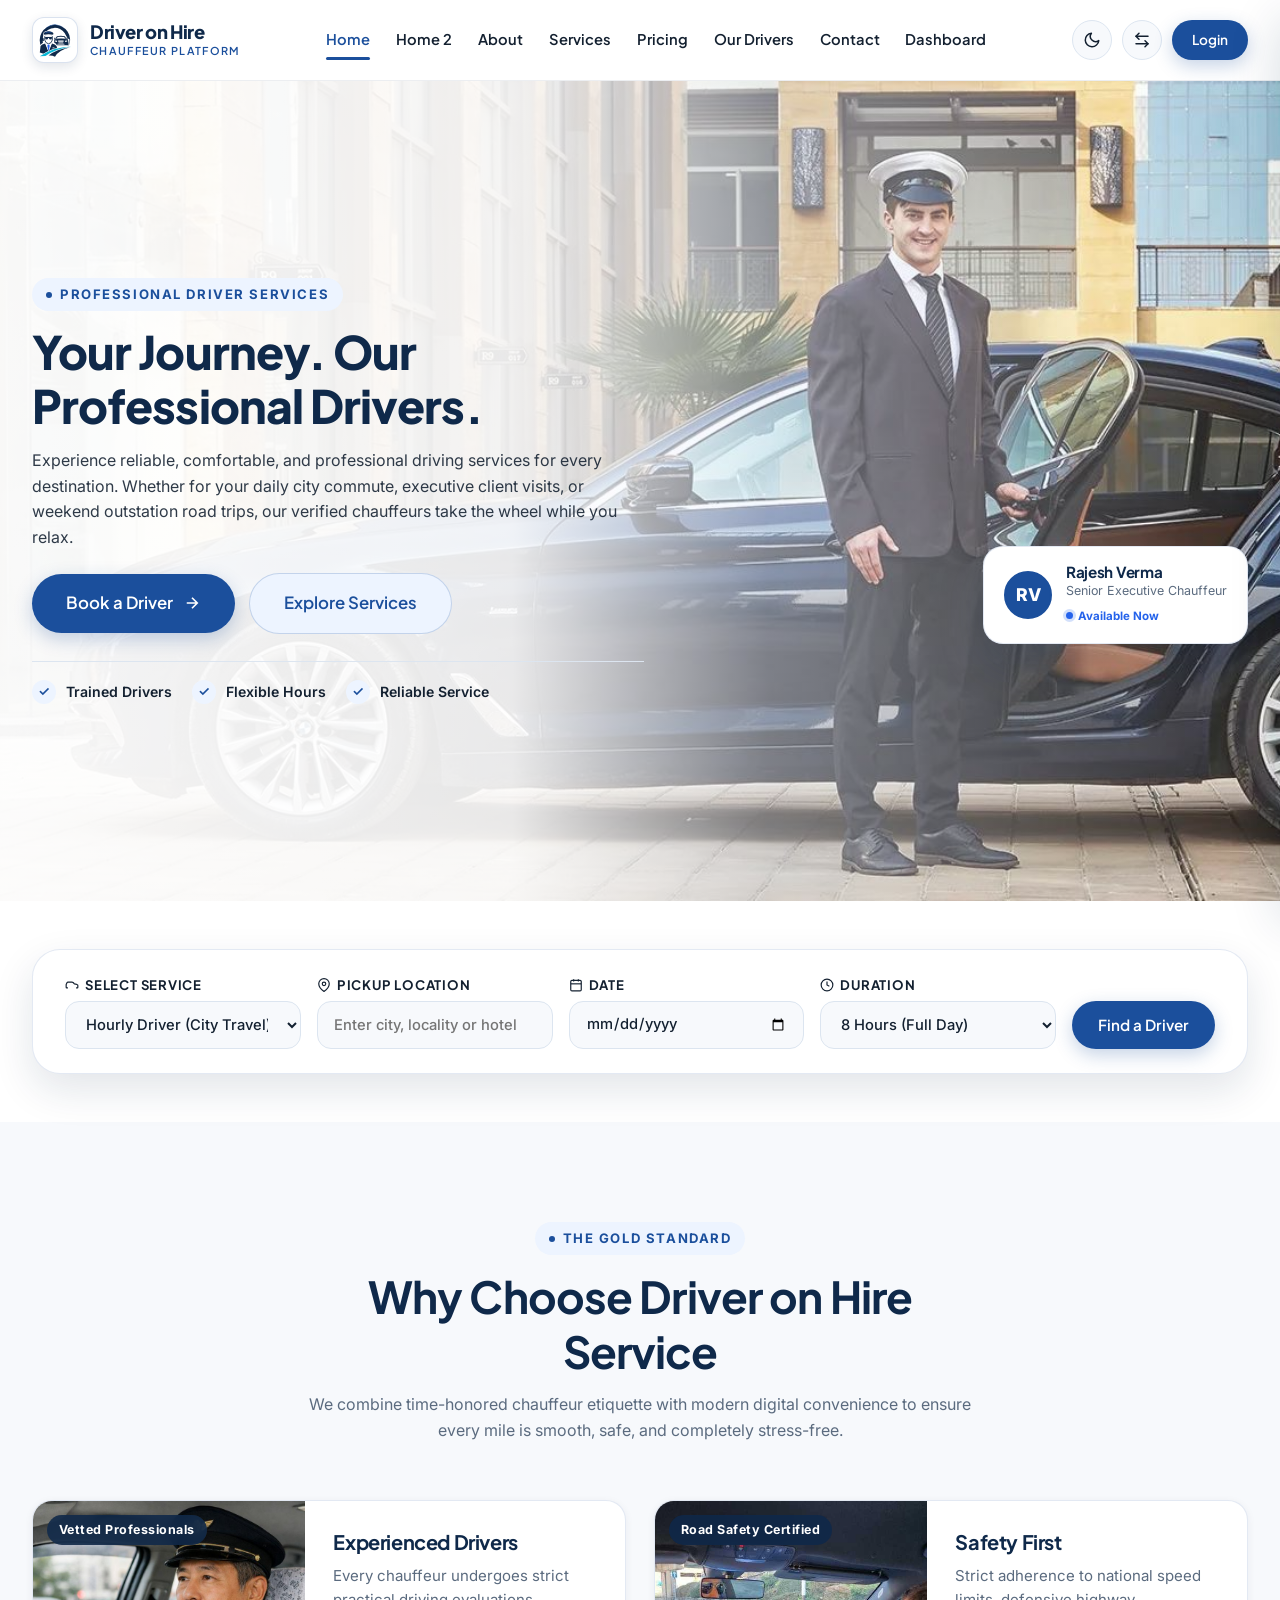
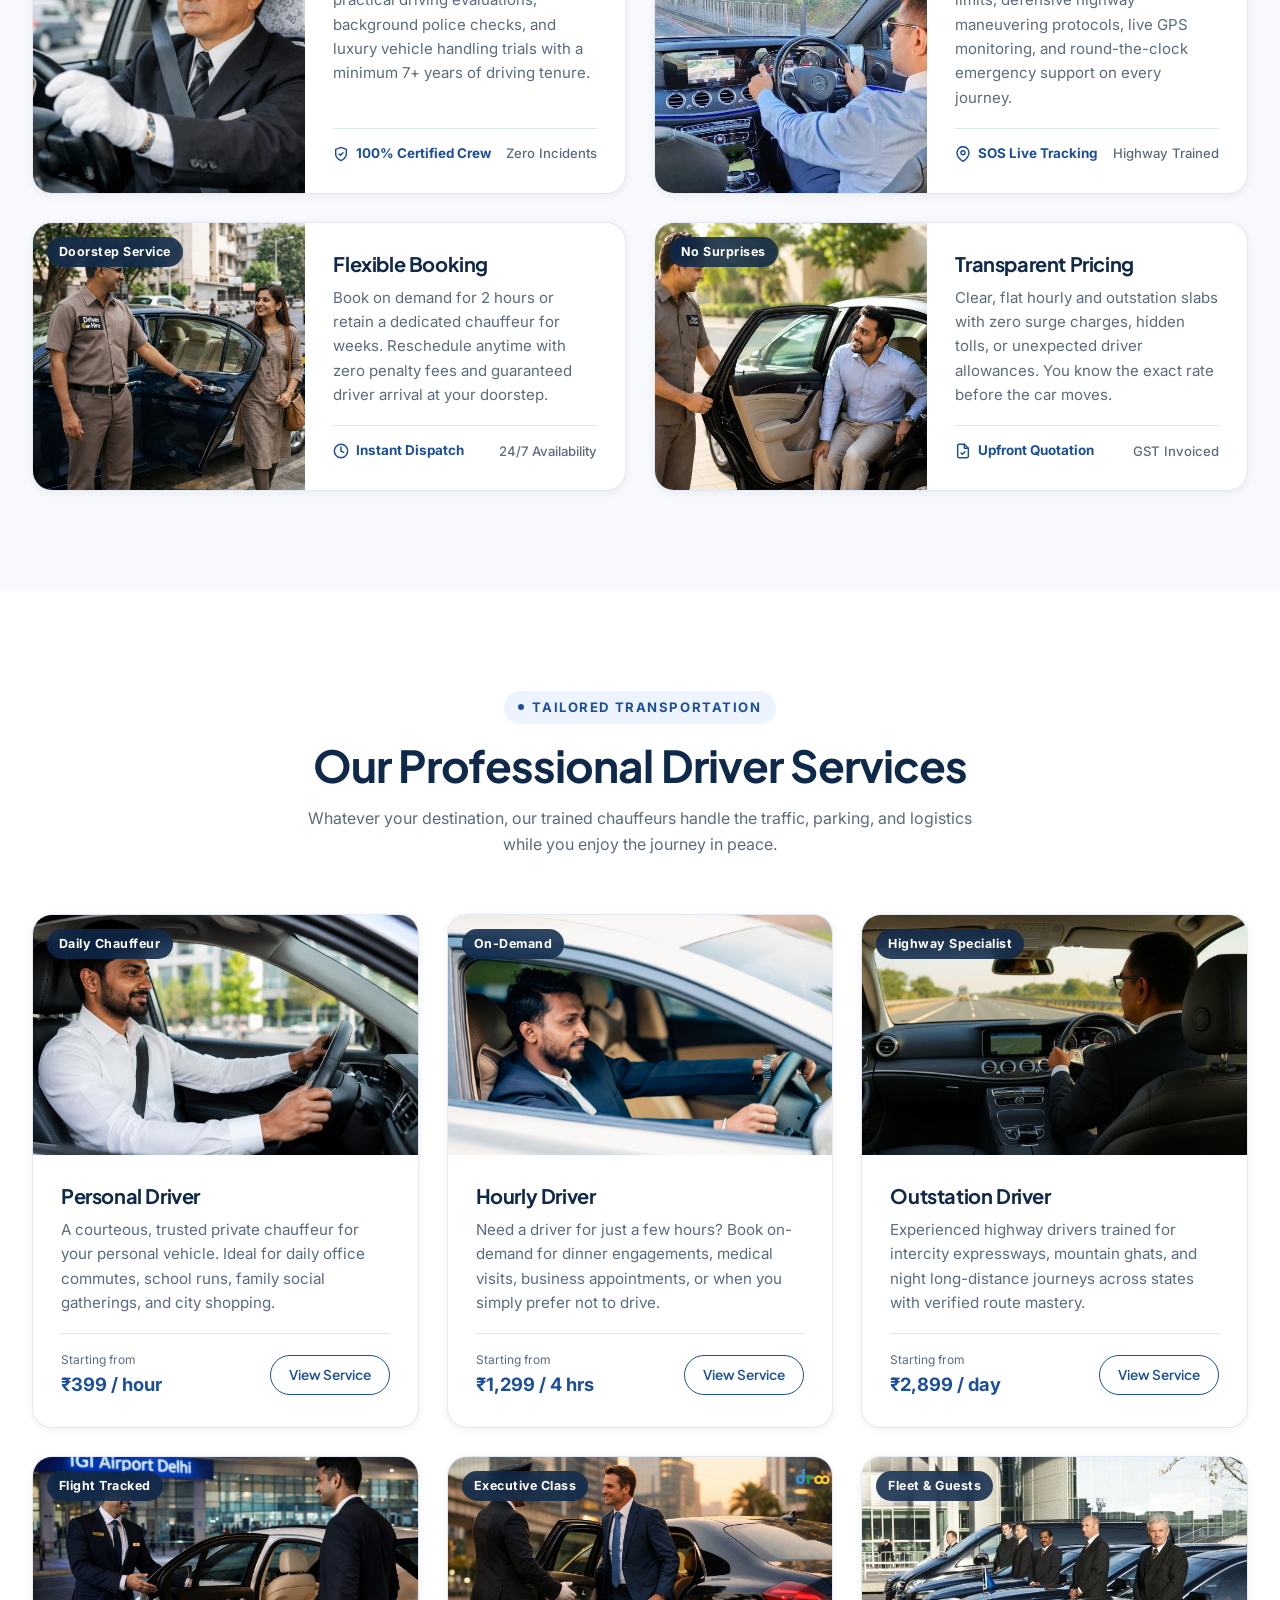
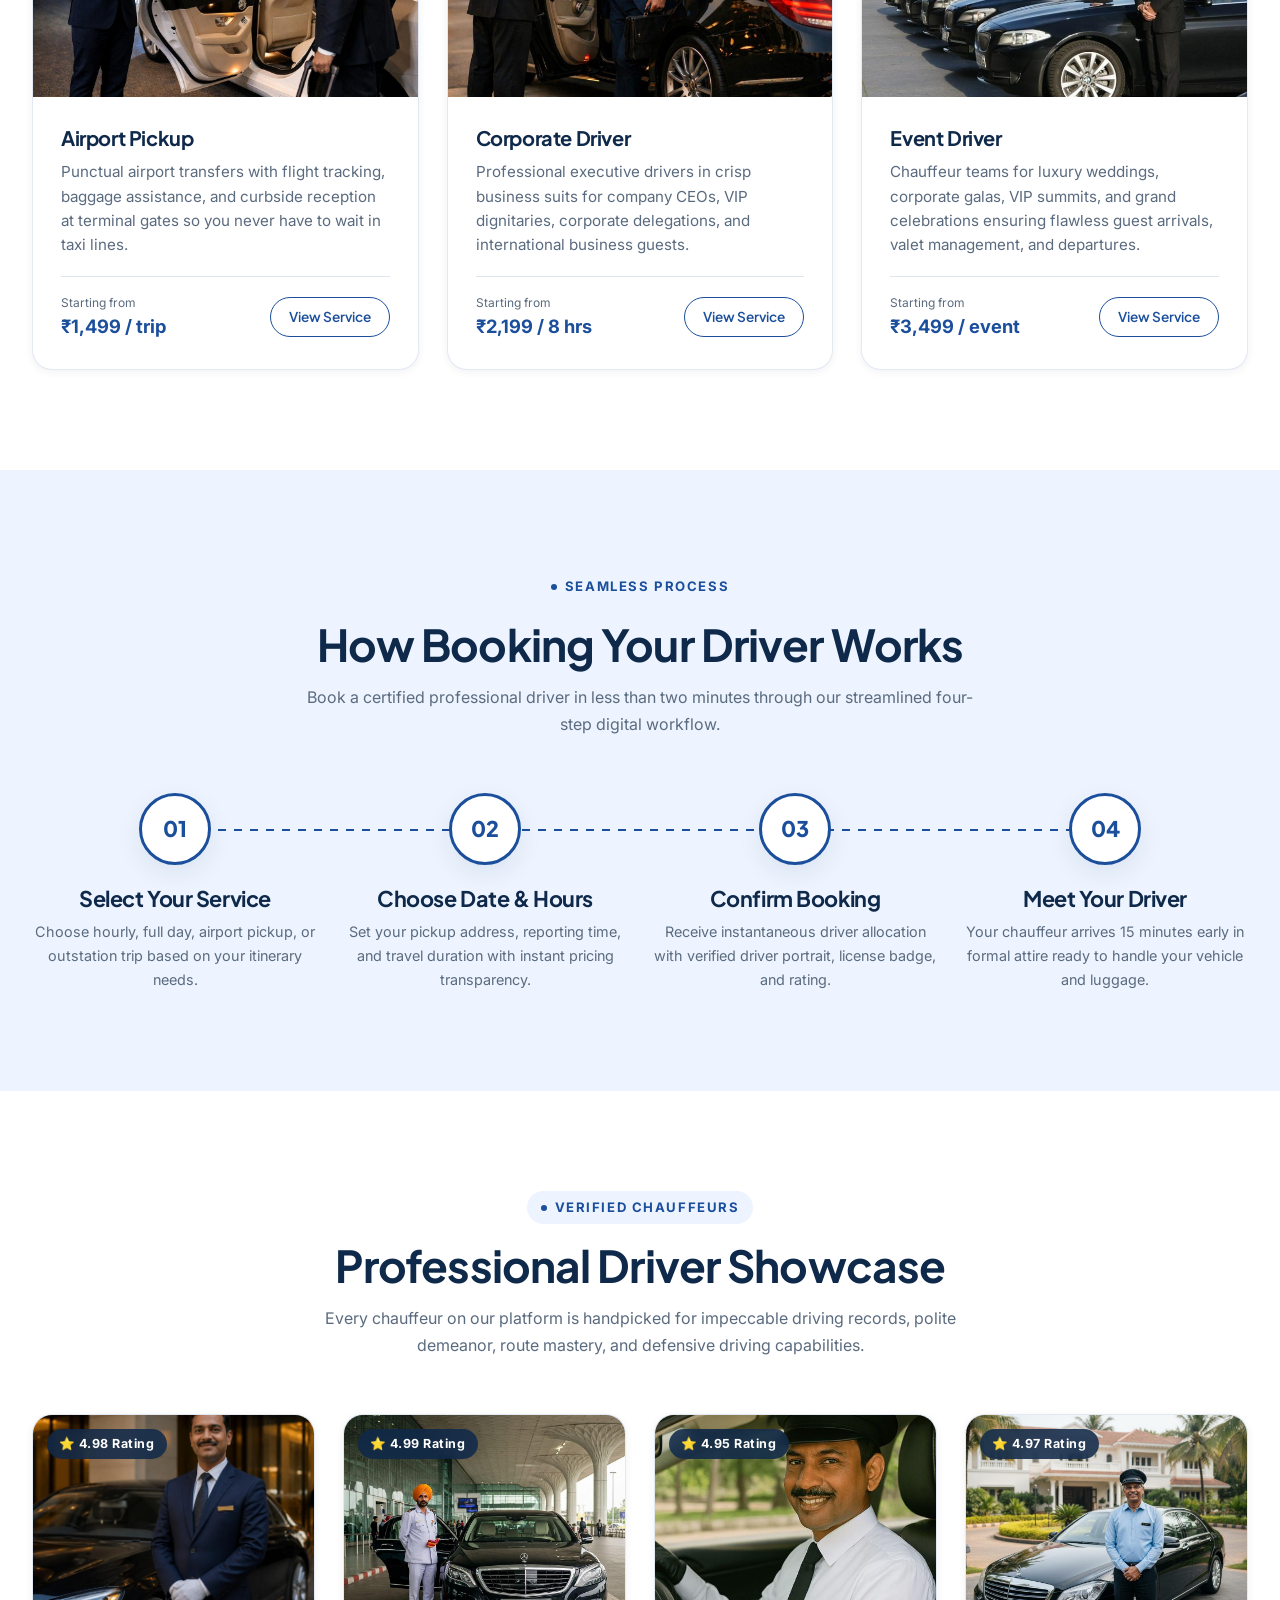
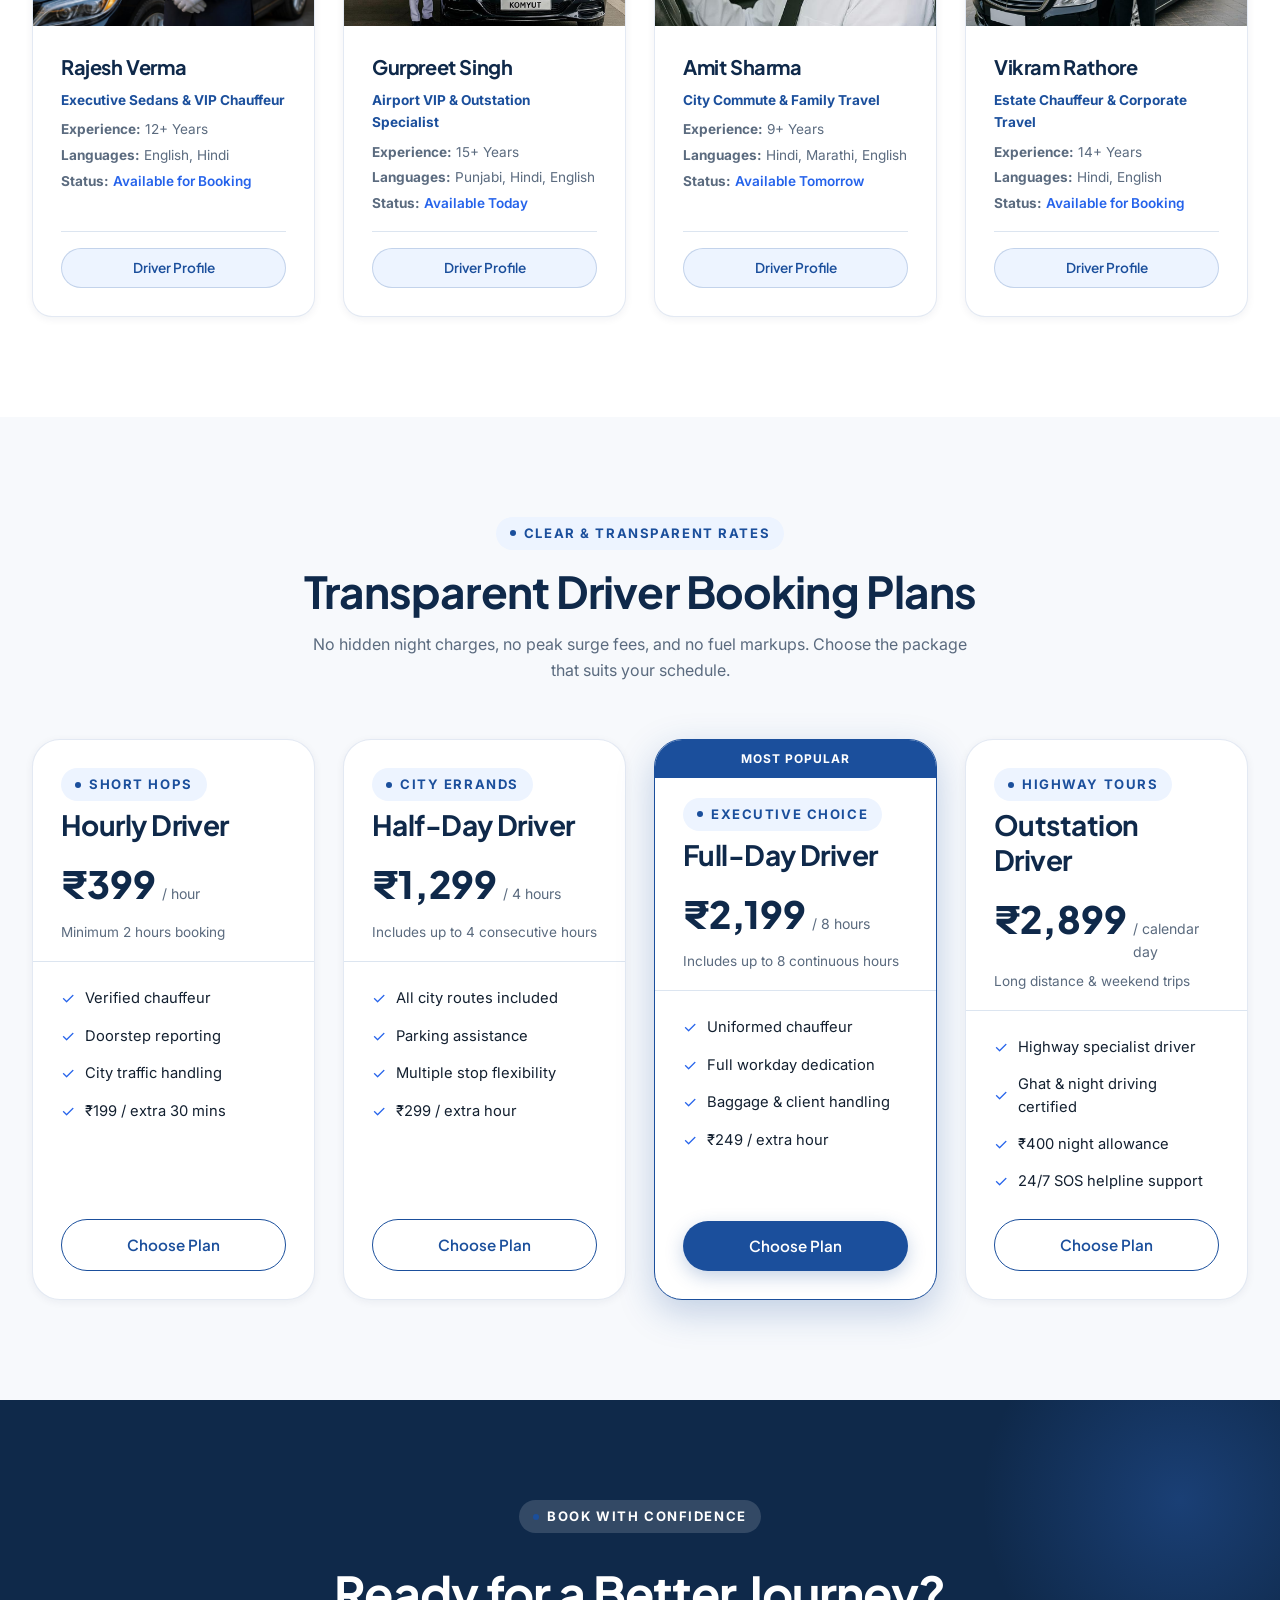
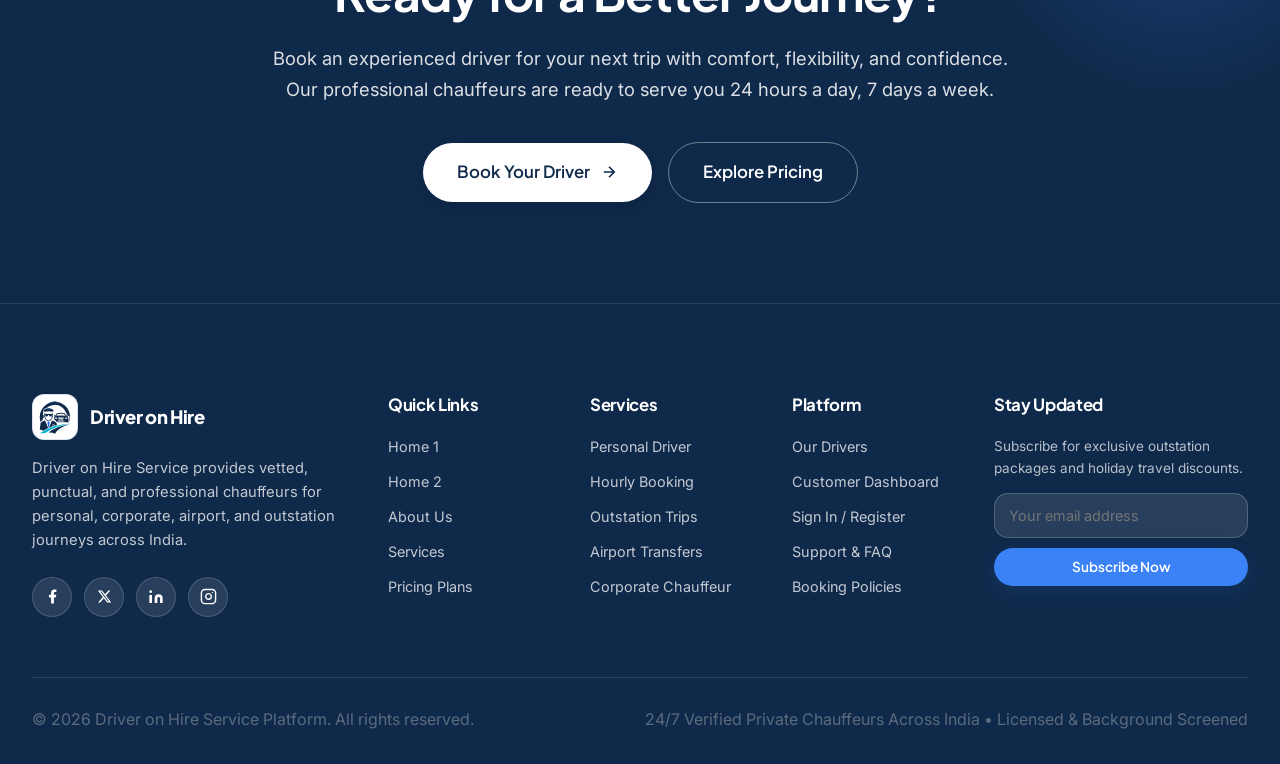
<file: index.html>
<!DOCTYPE html>
<html lang="en" dir="ltr" data-theme="light">
<head>
  <meta charset="UTF-8">
  <meta name="viewport" content="width=device-width, initial-scale=1.0">
  <title>Driver on Hire Service — Your Journey. Our Professional Drivers.</title>
  <meta name="description" content="Premium international driver hiring service. Trained, certified, and experienced chauffeurs for personal travel, corporate transport, airport transfers, and outstation trips.">
  <!-- Stylesheets -->
  <link rel="stylesheet" href="assets/css/style.css">
  <link rel="icon" type="image/svg+xml" href="data:image/svg+xml,<svg xmlns='http://www.w3.org/2000/svg' viewBox='0 0 100 100'><rect width='100' height='100' rx='22' fill='%23FFFFFF'/><g transform='translate(5, 7.7) scale(0.9)'><path d='M15 67A40 40 0 1 1 86 64L79 59A32 32 0 1 0 21 62Z' fill='%230F294A'/><path d='M23 19A38 38 0 0 1 78 20A35 35 0 0 0 23 19Z' fill='%231B4F9C'/><path d='M16 40L14 48L25 51L26 46Z' fill='%230F294A'/><path d='M82 40L84 48L69 52L66 47Z' fill='%230F294A'/><path d='M46 43L52 35Q65 33 78 35L84 43L88 45L88 62L46 62Z' fill='%23FFFFFF'/><path d='M51 44L55 37Q65 35 76 37L80 44Z' fill='%230F294A'/><path d='M54 43L57 39Q65 38 74 39L77 43Z' fill='%23FFFFFF'/><rect x='47.5' y='41' width='4' height='3' rx='1' fill='%230F294A'/><rect x='79.5' y='41' width='4' height='3' rx='1' fill='%230F294A'/><path d='M48 45Q65 42 84 45L86 58Q86 61 82 61L48 61Z' fill='%230F294A'/><path d='M50 48L56 49L55 52L50 51Z' fill='%23FFFFFF'/><path d='M82 48L76 49L77 52L82 51Z' fill='%23FFFFFF'/><rect x='58' y='47.5' width='15' height='1.8' rx='0.9' fill='%23FFFFFF'/><rect x='58' y='50.5' width='15' height='1.8' rx='0.9' fill='%23FFFFFF'/><rect x='59' y='53.5' width='13' height='1.8' rx='0.9' fill='%23FFFFFF'/><rect x='56' y='57' width='19' height='2' rx='1' fill='%23FFFFFF'/><path d='M9 82L11 61Q15 55 21 53L19 31C19 20 47 20 47 31L45 53Q53 55 56 62L59 75Z' fill='%23FFFFFF'/><path d='M20 31C20 22 46 22 46 31L43 34L23 34Z' fill='%230F294A'/><path d='M23 29C25 24 41 24 43 29C39 27 27 27 23 29Z' fill='%231B4F9C'/><path d='M22 33Q33 31 44 33L43 35Q33 33 23 35Z' fill='%23FFFFFF'/><path d='M23 35Q33 39 43 35Q33 41 23 35Z' fill='%230F294A'/><path d='M23 37L23 47Q25 56 33 57Q41 56 43 47L43 37' fill='%23FFFFFF' stroke='%230F294A' stroke-width='2.2' stroke-linejoin='round'/><path d='M24 39H42V42Q42 46 38 46Q35 46 34 42H32Q31 46 28 46Q24 46 24 42Z' fill='%230F294A'/><path d='M10 80L12 63Q15 58 24 56L33 78L42 56Q51 58 54 63L57 74L22 84Z' fill='%230F294A'/><path d='M25 56L33 77L41 56Q33 59 25 56Z' fill='%23FFFFFF'/><path d='M31 59H35L36 63L33 78L30 63Z' fill='%232563EB'/><rect x='43' y='67' width='6' height='2' rx='1' fill='%23FFFFFF'/><path d='M6 92Q40 64 95 62L95 72Q60 76 50 94Z' fill='%23FFFFFF'/><path d='M10 90Q43 66 93 64Q51 70 25 89Z' fill='%2306B6D4'/><path d='M33 88Q53 71 91 66Q60 73 50 91Q42 87 33 88Z' fill='%230F294A'/></g></svg>">
</head>
<body>

  <!-- ==========================================================================
       CRITICAL NAVBAR (Reusable across all pages)
       ========================================================================== -->
  <header class="site-header">
    <div class="container">
      <nav class="navbar" aria-label="Main Navigation">
        <!-- Brand SVG Logo -->
        <a href="index.html" class="brand-logo" aria-label="Driver on Hire Service Home">
          <div class="logo-badge">
            <svg viewBox="0 0 100 94" fill="none" xmlns="http://www.w3.org/2000/svg" aria-hidden="true"><path d="M15 67A40 40 0 1 1 86 64L79 59A32 32 0 1 0 21 62Z" fill="#0F294A"/><path d="M23 19A38 38 0 0 1 78 20A35 35 0 0 0 23 19Z" fill="#1B4F9C"/><path d="M16 40L14 48L25 51L26 46Z" fill="#0F294A"/><path d="M82 40L84 48L69 52L66 47Z" fill="#0F294A"/><path d="M46 43L52 35Q65 33 78 35L84 43L88 45L88 62L46 62Z" fill="#FFFFFF"/><path d="M51 44L55 37Q65 35 76 37L80 44Z" fill="#0F294A"/><path d="M54 43L57 39Q65 38 74 39L77 43Z" fill="#FFFFFF"/><rect x="47.5" y="41" width="4" height="3" rx="1" fill="#0F294A"/><rect x="79.5" y="41" width="4" height="3" rx="1" fill="#0F294A"/><path d="M48 45Q65 42 84 45L86 58Q86 61 82 61L48 61Z" fill="#0F294A"/><path d="M50 48L56 49L55 52L50 51Z" fill="#FFFFFF"/><path d="M82 48L76 49L77 52L82 51Z" fill="#FFFFFF"/><rect x="58" y="47.5" width="15" height="1.8" rx="0.9" fill="#FFFFFF"/><rect x="58" y="50.5" width="15" height="1.8" rx="0.9" fill="#FFFFFF"/><rect x="59" y="53.5" width="13" height="1.8" rx="0.9" fill="#FFFFFF"/><rect x="56" y="57" width="19" height="2" rx="1" fill="#FFFFFF"/><path d="M9 82L11 61Q15 55 21 53L19 31C19 20 47 20 47 31L45 53Q53 55 56 62L59 75Z" fill="#FFFFFF"/><path d="M20 31C20 22 46 22 46 31L43 34L23 34Z" fill="#0F294A"/><path d="M23 29C25 24 41 24 43 29C39 27 27 27 23 29Z" fill="#1B4F9C"/><path d="M22 33Q33 31 44 33L43 35Q33 33 23 35Z" fill="#FFFFFF"/><path d="M23 35Q33 39 43 35Q33 41 23 35Z" fill="#0F294A"/><path d="M23 37L23 47Q25 56 33 57Q41 56 43 47L43 37" fill="#FFFFFF" stroke="#0F294A" stroke-width="2.2" stroke-linejoin="round"/><path d="M24 39H42V42Q42 46 38 46Q35 46 34 42H32Q31 46 28 46Q24 46 24 42Z" fill="#0F294A"/><path d="M10 80L12 63Q15 58 24 56L33 78L42 56Q51 58 54 63L57 74L22 84Z" fill="#0F294A"/><path d="M25 56L33 77L41 56Q33 59 25 56Z" fill="#FFFFFF"/><path d="M31 59H35L36 63L33 78L30 63Z" fill="#2563EB"/><rect x="43" y="67" width="6" height="2" rx="1" fill="#FFFFFF"/><path d="M6 92Q40 64 95 62L95 72Q60 76 50 94Z" fill="#FFFFFF"/><path d="M10 90Q43 66 93 64Q51 70 25 89Z" fill="#06B6D4"/><path d="M33 88Q53 71 91 66Q60 73 50 91Q42 87 33 88Z" fill="#0F294A"/></svg>
          </div>
          <div class="brand-text">
            <span class="brand-title">Driver on Hire</span>
            <span class="brand-subtitle">Chauffeur Platform</span>
          </div>
        </a>

        <!-- Desktop Navigation Links (>1024px) -->
        <div class="nav-links-desktop">
          <a href="index.html" class="nav-link active">Home</a>
          <a href="home-2.html" class="nav-link">Home 2</a>
          <a href="about.html" class="nav-link">About</a>
          <a href="services.html" class="nav-link">Services</a>
          <a href="pricing.html" class="nav-link">Pricing</a>
          <a href="drivers.html" class="nav-link">Our Drivers</a>
          <a href="contact.html" class="nav-link">Contact</a>
          <a href="dashboard.html" class="nav-link" title="Customer Dashboard">Dashboard</a>
        </div>

        <!-- Desktop Action Controls (>1024px) -->
        <div class="nav-actions-desktop">
          <!-- Theme Toggle (Icon Only) -->
          <button type="button" class="control-toggle control-icon-only theme-toggle-btn" aria-label="Toggle dark mode" title="Toggle Dark Mode">
            <span class="theme-icon" aria-hidden="true">
              <svg width="18" height="18" viewBox="0 0 24 24" fill="none" stroke="currentColor" stroke-width="2" stroke-linecap="round" stroke-linejoin="round"><path d="M21 12.79A9 9 0 1 1 11.21 3 7 7 0 0 0 21 12.79z"/></svg>
            </span>
          </button>

          <!-- RTL Toggle (Icon Only) -->
          <button type="button" class="control-toggle control-icon-only rtl-toggle-btn" aria-label="Toggle text direction" title="Toggle RTL / LTR">
            <span class="rtl-icon" aria-hidden="true">
              <svg width="18" height="18" viewBox="0 0 24 24" fill="none" stroke="currentColor" stroke-width="2" stroke-linecap="round" stroke-linejoin="round"><path d="M8 3 4 7l4 4"/><path d="M4 7h16"/><path d="m16 21 4-4-4-4"/><path d="M20 17H4"/></svg>
            </span>
          </button>

          <!-- Primary Login CTA Button -->
          <a href="login.html" class="btn btn-primary btn-sm nav-cta-login">
            <span>Login</span>
          </a>
        </div>

        <!-- Mobile & Tablet Hamburger Button (<=1024px) -->
        <button type="button" class="hamburger-btn" aria-label="Toggle navigation drawer" aria-expanded="false">
          <span class="hamburger-line"></span>
          <span class="hamburger-line"></span>
          <span class="hamburger-line"></span>
        </button>
      </nav>
    </div>
  </header>

  <!-- ==========================================================================
       SIDEBAR / DRAWER COMPONENT (CRITICAL REQUIREMENT)
       Strict Sequence: Links -> Dashboard -> [Theme][RTL] -> CTA
       ========================================================================== -->
  <div class="sidebar-overlay" aria-hidden="true"></div>
  <aside class="site-sidebar" aria-label="Mobile Navigation Drawer">
    <div class="sidebar-header">
      <div class="brand-logo">
        <div class="logo-badge">
          <svg viewBox="0 0 100 94" fill="none" xmlns="http://www.w3.org/2000/svg" aria-hidden="true"><path d="M15 67A40 40 0 1 1 86 64L79 59A32 32 0 1 0 21 62Z" fill="#0F294A"/><path d="M23 19A38 38 0 0 1 78 20A35 35 0 0 0 23 19Z" fill="#1B4F9C"/><path d="M16 40L14 48L25 51L26 46Z" fill="#0F294A"/><path d="M82 40L84 48L69 52L66 47Z" fill="#0F294A"/><path d="M46 43L52 35Q65 33 78 35L84 43L88 45L88 62L46 62Z" fill="#FFFFFF"/><path d="M51 44L55 37Q65 35 76 37L80 44Z" fill="#0F294A"/><path d="M54 43L57 39Q65 38 74 39L77 43Z" fill="#FFFFFF"/><rect x="47.5" y="41" width="4" height="3" rx="1" fill="#0F294A"/><rect x="79.5" y="41" width="4" height="3" rx="1" fill="#0F294A"/><path d="M48 45Q65 42 84 45L86 58Q86 61 82 61L48 61Z" fill="#0F294A"/><path d="M50 48L56 49L55 52L50 51Z" fill="#FFFFFF"/><path d="M82 48L76 49L77 52L82 51Z" fill="#FFFFFF"/><rect x="58" y="47.5" width="15" height="1.8" rx="0.9" fill="#FFFFFF"/><rect x="58" y="50.5" width="15" height="1.8" rx="0.9" fill="#FFFFFF"/><rect x="59" y="53.5" width="13" height="1.8" rx="0.9" fill="#FFFFFF"/><rect x="56" y="57" width="19" height="2" rx="1" fill="#FFFFFF"/><path d="M9 82L11 61Q15 55 21 53L19 31C19 20 47 20 47 31L45 53Q53 55 56 62L59 75Z" fill="#FFFFFF"/><path d="M20 31C20 22 46 22 46 31L43 34L23 34Z" fill="#0F294A"/><path d="M23 29C25 24 41 24 43 29C39 27 27 27 23 29Z" fill="#1B4F9C"/><path d="M22 33Q33 31 44 33L43 35Q33 33 23 35Z" fill="#FFFFFF"/><path d="M23 35Q33 39 43 35Q33 41 23 35Z" fill="#0F294A"/><path d="M23 37L23 47Q25 56 33 57Q41 56 43 47L43 37" fill="#FFFFFF" stroke="#0F294A" stroke-width="2.2" stroke-linejoin="round"/><path d="M24 39H42V42Q42 46 38 46Q35 46 34 42H32Q31 46 28 46Q24 46 24 42Z" fill="#0F294A"/><path d="M10 80L12 63Q15 58 24 56L33 78L42 56Q51 58 54 63L57 74L22 84Z" fill="#0F294A"/><path d="M25 56L33 77L41 56Q33 59 25 56Z" fill="#FFFFFF"/><path d="M31 59H35L36 63L33 78L30 63Z" fill="#2563EB"/><rect x="43" y="67" width="6" height="2" rx="1" fill="#FFFFFF"/><path d="M6 92Q40 64 95 62L95 72Q60 76 50 94Z" fill="#FFFFFF"/><path d="M10 90Q43 66 93 64Q51 70 25 89Z" fill="#06B6D4"/><path d="M33 88Q53 71 91 66Q60 73 50 91Q42 87 33 88Z" fill="#0F294A"/></svg>
        </div>
        <div class="brand-text">
          <span class="brand-title">Driver on Hire</span>
          <span class="brand-subtitle">Navigation</span>
        </div>
      </div>
      <button type="button" class="sidebar-close-btn" aria-label="Close navigation drawer">✕</button>
    </div>

    <div class="sidebar-body">
      <!-- 1st: Main Navigation Links -->
      <nav class="sidebar-nav-list">
        <a href="index.html" class="sidebar-nav-link active">Home</a>
        <a href="home-2.html" class="sidebar-nav-link">Home 2</a>
        <a href="about.html" class="sidebar-nav-link">About</a>
        <a href="services.html" class="sidebar-nav-link">Services</a>
        <a href="pricing.html" class="sidebar-nav-link">Pricing</a>
        <a href="drivers.html" class="sidebar-nav-link">Our Drivers</a>
        <a href="contact.html" class="sidebar-nav-link">Contact</a>
        <a href="dashboard.html" class="sidebar-nav-link">Dashboard</a>
      </nav>

      <div class="sidebar-divider"></div>

      <!-- 2nd: Theme & RTL Toggle Icons -->
      <div class="sidebar-controls-row">
        <button type="button" class="control-toggle control-icon-only theme-toggle-btn" aria-label="Toggle dark mode" title="Toggle Dark Mode">
          <span class="theme-icon" aria-hidden="true"><svg width="18" height="18" viewBox="0 0 24 24" fill="none" stroke="currentColor" stroke-width="2" stroke-linecap="round" stroke-linejoin="round"><path d="M21 12.79A9 9 0 1 1 11.21 3 7 7 0 0 0 21 12.79z"/></svg></span>
        </button>
        <button type="button" class="control-toggle control-icon-only rtl-toggle-btn" aria-label="Toggle text direction" title="Toggle RTL / LTR">
          <span class="rtl-icon" aria-hidden="true"><svg width="18" height="18" viewBox="0 0 24 24" fill="none" stroke="currentColor" stroke-width="2" stroke-linecap="round" stroke-linejoin="round"><path d="M8 3 4 7l4 4"/><path d="M4 7h16"/><path d="m16 21 4-4-4-4"/><path d="M20 17H4"/></svg></span>
        </button>
      </div>

      <!-- 3rd: Primary CTA Button below the icons -->
      <div class="sidebar-cta-wrap">
        <a href="login.html" class="btn btn-primary sidebar-cta-btn">
          <span>Login</span>
        </a>
      </div>
    </div>
  </aside>

  <main id="main-content">
    <!-- ==========================================================================
         SECTION 01 — CINEMATIC SPLIT-SCREEN HERO WITH IMAGE BACKGROUND
         Image: images/image-1.png (Professional chauffeur in uniform & cap beside BMW)
         ========================================================================== -->
    <section class="section hero-home-1" style="background-image: url('images/image-1.png');">
      <div class="hero-home-1-overlay"></div>
      <div class="container">
        <div class="hero-grid-1">
          <!-- Hero Left Content -->
          <div class="hero-content-1 reveal">
            <span class="eyebrow">Professional Driver Services</span>
            <h1>Your Journey. Our Professional Drivers.</h1>
            <p class="lead">Experience reliable, comfortable, and professional driving services for every destination. Whether for your daily city commute, executive client visits, or weekend outstation road trips, our verified chauffeurs take the wheel while you relax.</p>
            
            <div class="hero-cta-group">
              <button type="button" class="btn btn-primary btn-lg" data-open-modal="booking">
                <span>Book a Driver</span>
                <svg width="18" height="18" viewBox="0 0 24 24" fill="none" stroke="currentColor" stroke-width="2.2"><path d="M5 12h14M12 5l7 7-7 7"/></svg>
              </button>
              <a href="services.html" class="btn btn-secondary btn-lg">
                <span>Explore Services</span>
              </a>
            </div>

            <!-- Trust Indicators -->
            <div class="trust-strip">
              <div class="trust-item">
                <span class="trust-icon">✓</span>
                <span>Trained Drivers</span>
              </div>
              <div class="trust-item">
                <span class="trust-icon">✓</span>
                <span>Flexible Hours</span>
              </div>
              <div class="trust-item">
                <span class="trust-icon">✓</span>
                <span>Reliable Service</span>
              </div>
            </div>
          </div>

          <!-- Hero Right: Floating Driver Profile Card & Live Availability -->
          <div class="hero-media-wrap reveal">
            <!-- Floating Driver Profile Card -->
            <div class="floating-driver-card">
              <div class="floating-driver-avatar" style="background:var(--accent-primary); color:#FFFFFF; display:flex; align-items:center; justify-content:center; font-weight:800; font-size:1.1rem; border-radius:50%;">RV</div>
              <div class="floating-driver-info">
                <h5>Rajesh Verma</h5>
                <p>Senior Executive Chauffeur</p>
                <span class="status-badge">Available Now</span>
              </div>
            </div>
          </div>
        </div>
      </div>
    </section>

    <!-- ==========================================================================
         SECTION 02 — QUICK BOOKING STRIP
         Responsive horizontal interface adapting to tablet 2-row and mobile stack
         ========================================================================== -->
    <section class="section booking-strip-section">
      <div class="container">
        <div class="booking-strip-card reveal">
          <form class="booking-strip-form quick-booking-form">
            <div class="form-group">
              <label for="stripService" class="form-label">
                <svg width="14" height="14" viewBox="0 0 24 24" fill="none" stroke="currentColor" stroke-width="2"><path d="M19 17h2c.6 0 1-.4 1-1v-3c0-.9-.7-1.7-1.5-1.9C18.7 10.6 16 10 16 10s-1.3-1.4-2.2-2.3c-.5-.4-1.1-.7-1.8-.7H5c-.6 0-1.1.4-1.4.9l-1.4 2.9A3 3 0 0 0 2 12v4c0 .6.4 1 1 1h2"/></svg>
                Select Service
              </label>
              <select id="stripService" name="service" class="form-control">
                <option value="hourly">Hourly Driver (City Travel)</option>
                <option value="half-day">Half Day (4 Hours)</option>
                <option value="full-day">Full Day (8 Hours)</option>
                <option value="outstation">Outstation Long Distance</option>
                <option value="airport">Airport Pickup & Drop</option>
                <option value="corporate">Corporate Monthly Chauffeur</option>
              </select>
            </div>

            <div class="form-group">
              <label for="stripPickup" class="form-label">
                <svg width="14" height="14" viewBox="0 0 24 24" fill="none" stroke="currentColor" stroke-width="2"><path d="M21 10c0 7-9 13-9 13s-9-6-9-13a9 9 0 0 1 18 0z"/><circle cx="12" cy="10" r="3"/></svg>
                Pickup Location
              </label>
              <input type="text" id="stripPickup" name="pickup" class="form-control" placeholder="Enter city, locality or hotel" required>
            </div>

            <div class="form-group">
              <label for="stripDate" class="form-label">
                <svg width="14" height="14" viewBox="0 0 24 24" fill="none" stroke="currentColor" stroke-width="2"><rect x="3" y="4" width="18" height="18" rx="2" ry="2"/><line x1="16" y1="2" x2="16" y2="6"/><line x1="8" y1="2" x2="8" y2="6"/><line x1="3" y1="10" x2="21" y2="10"/></svg>
                Date
              </label>
              <input type="date" id="stripDate" name="date" class="form-control" required>
            </div>

            <div class="form-group">
              <label for="stripDuration" class="form-label">
                <svg width="14" height="14" viewBox="0 0 24 24" fill="none" stroke="currentColor" stroke-width="2"><circle cx="12" cy="12" r="10"/><polyline points="12 6 12 12 16 14"/></svg>
                Duration
              </label>
              <select id="stripDuration" name="duration" class="form-control">
                <option value="4">4 Hours (Half Day)</option>
                <option value="8" selected>8 Hours (Full Day)</option>
                <option value="12">12 Hours (Extended)</option>
                <option value="24">Multiple Days (Outstation)</option>
              </select>
            </div>

            <div class="form-group">
              <button type="submit" class="btn btn-primary" style="height: 48px; width: 100%;">
                <span>Find a Driver</span>
              </button>
            </div>
          </form>
        </div>
      </div>
    </section>

    <!-- ==========================================================================
         SECTION 03 — WHY CHOOSE US (Asymmetric editorial layout, EXACTLY 4 cards)
         Images: 
         1. images/image-19.png (Senior master chauffeur with white gloves - Experienced Drivers)
         2. images/image-14.png (Focused driver on road with GPS - Safety First)
         3. images/image-24.png (Driver on Hire badge doorstep greeting - Flexible Booking)
         4. images/image-25.png (Driver on Hire badge customer escort - Transparent Pricing)
         Tablet: 2x2 grid. Mobile: 1x4 vertical.
         ========================================================================== -->
    <section class="section section-alt">
      <div class="container">
        <div class="section-header reveal">
          <span class="eyebrow">The Gold Standard</span>
          <h2>Why Choose Driver on Hire Service</h2>
          <p>We combine time-honored chauffeur etiquette with modern digital convenience to ensure every mile is smooth, safe, and completely stress-free.</p>
        </div>

        <div class="why-choose-grid">
          <!-- Card 1: Experienced Drivers -->
          <article class="premium-card why-choose-card reveal">
            <div class="why-choose-media">
              <img src="images/image-19.png" alt="Distinguished senior chauffeur with peaked cap and pristine white gloves steering vehicle safely" width="1200" height="800">
              <span class="card-badge">Vetted Professionals</span>
            </div>
            <div class="why-choose-content">
              <h3 class="card-title">Experienced Drivers</h3>
              <p class="card-desc">Every chauffeur undergoes strict practical driving evaluations, background police checks, and luxury vehicle handling trials with a minimum 7+ years of driving tenure.</p>
              <div class="why-choose-footer">
                <span class="why-choose-metric">
                  <svg width="16" height="16" viewBox="0 0 24 24" fill="none" stroke="currentColor" stroke-width="2.2" stroke-linecap="round" stroke-linejoin="round" aria-hidden="true"><path d="M12 22s8-4 8-10V5l-8-3-8 3v7c0 6 8 10 8 10z"/><path d="m9 12 2 2 4-4"/></svg>
                  <span>100% Certified Crew</span>
                </span>
                <span class="why-choose-note">Zero Incidents</span>
              </div>
            </div>
          </article>

          <!-- Card 2: Safety First -->
          <article class="premium-card why-choose-card reveal">
            <div class="why-choose-media">
              <img src="images/image-14.png" alt="Professional driver in blue shirt driving Mercedes sedan with integrated satellite navigation" width="1000" height="562">
              <span class="card-badge">Road Safety Certified</span>
            </div>
            <div class="why-choose-content">
              <h3 class="card-title">Safety First</h3>
              <p class="card-desc">Strict adherence to national speed limits, defensive highway maneuvering protocols, live GPS monitoring, and round-the-clock emergency support on every journey.</p>
              <div class="why-choose-footer">
                <span class="why-choose-metric">
                  <svg width="16" height="16" viewBox="0 0 24 24" fill="none" stroke="currentColor" stroke-width="2.2" stroke-linecap="round" stroke-linejoin="round" aria-hidden="true"><path d="M21 10c0 7-9 13-9 13s-9-6-9-13a9 9 0 0 1 18 0z"/><circle cx="12" cy="10" r="3"/></svg>
                  <span>SOS Live Tracking</span>
                </span>
                <span class="why-choose-note">Highway Trained</span>
              </div>
            </div>
          </article>

          <!-- Card 3: Flexible Booking -->
          <article class="premium-card why-choose-card reveal">
            <div class="why-choose-media">
              <img src="images/image-24.png" alt="Driver on Hire uniformed chauffeur opening car door for smiling passenger on city street" width="1536" height="1024">
              <span class="card-badge">Doorstep Service</span>
            </div>
            <div class="why-choose-content">
              <h3 class="card-title">Flexible Booking</h3>
              <p class="card-desc">Book on demand for 2 hours or retain a dedicated chauffeur for weeks. Reschedule anytime with zero penalty fees and guaranteed driver arrival at your doorstep.</p>
              <div class="why-choose-footer">
                <span class="why-choose-metric">
                  <svg width="16" height="16" viewBox="0 0 24 24" fill="none" stroke="currentColor" stroke-width="2.2" stroke-linecap="round" stroke-linejoin="round" aria-hidden="true"><circle cx="12" cy="12" r="10"/><polyline points="12 6 12 12 16 14"/></svg>
                  <span>Instant Dispatch</span>
                </span>
                <span class="why-choose-note">24/7 Availability</span>
              </div>
            </div>
          </article>

          <!-- Card 4: Transparent Pricing -->
          <article class="premium-card why-choose-card reveal">
            <div class="why-choose-media">
              <img src="images/image-25.png" alt="Driver on Hire chauffeur in clean uniform welcoming executive into vehicle" width="1536" height="1024">
              <span class="card-badge">No Surprises</span>
            </div>
            <div class="why-choose-content">
              <h3 class="card-title">Transparent Pricing</h3>
              <p class="card-desc">Clear, flat hourly and outstation slabs with zero surge charges, hidden tolls, or unexpected driver allowances. You know the exact rate before the car moves.</p>
              <div class="why-choose-footer">
                <span class="why-choose-metric">
                  <svg width="16" height="16" viewBox="0 0 24 24" fill="none" stroke="currentColor" stroke-width="2.2" stroke-linecap="round" stroke-linejoin="round" aria-hidden="true"><path d="M14 2H6a2 2 0 0 0-2 2v16a2 2 0 0 0 2 2h12a2 2 0 0 0 2-2V8z"/><polyline points="14 2 14 8 20 8"/><path d="m9 15 2 2 4-4"/></svg>
                  <span>Upfront Quotation</span>
                </span>
                <span class="why-choose-note">GST Invoiced</span>
              </div>
            </div>
          </article>
        </div>
      </div>
    </section>

    <!-- ==========================================================================
         SECTION 04 — OUR SERVICES (EXACTLY 6 cards)
         Images:
         1. images/image-3.png (Personal Driver: Chauffeur in white shirt driving car)
         2. images/image-9.png (Hourly Driver: Driver in dark suit driving sedan)
         3. images/image-6.png (Outstation Driver: Mercedes highway driving with GPS)
         4. images/image-2.png (Airport Pickup: Chauffeur at IGI Airport Delhi)
         5. images/image-4.png (Corporate Driver: Chauffeur opening Mercedes S-Class for executive)
         6. images/image-36.png (Event Driver: Fleet of luxury sedans with suited chauffeurs)
         Tablet: 2x3 grid. Mobile: single-column.
         ========================================================================== -->
    <section class="section">
      <div class="container">
        <div class="section-header reveal">
          <span class="eyebrow">Tailored Transportation</span>
          <h2>Our Professional Driver Services</h2>
          <p>Whatever your destination, our trained chauffeurs handle the traffic, parking, and logistics while you enjoy the journey in peace.</p>
        </div>

        <div class="grid-6">
          <!-- Service 1: Personal Driver -->
          <div class="premium-card reveal">
            <div class="card-img-wrap">
              <img src="images/image-3.png" alt="Indian chauffeur in crisp white shirt driving passenger vehicle with poise and focus" width="1807" height="870">
              <span class="card-badge">Daily Chauffeur</span>
            </div>
            <div class="card-body">
              <h3 class="card-title">Personal Driver</h3>
              <p class="card-desc">A courteous, trusted private chauffeur for your personal vehicle. Ideal for daily office commutes, school runs, family social gatherings, and city shopping.</p>
              <div class="card-footer price-cta-footer">
                <div>
                  <small style="display:block; color:var(--text-muted); font-size:0.75rem;">Starting from</small>
                  <strong style="color:var(--accent-primary); font-size:1.15rem;">₹399 / hour</strong>
                </div>
                <a href="services.html#personal-driver" class="btn btn-outline btn-sm">View Service</a>
              </div>
            </div>
          </div>

          <!-- Service 2: Hourly Driver -->
          <div class="premium-card reveal">
            <div class="card-img-wrap">
              <img src="images/image-9.png" alt="Professional Indian driver in suit and wristwatch driving sedan attentively" width="2048" height="1362">
              <span class="card-badge">On-Demand</span>
            </div>
            <div class="card-body">
              <h3 class="card-title">Hourly Driver</h3>
              <p class="card-desc">Need a driver for just a few hours? Book on-demand for dinner engagements, medical visits, business appointments, or when you simply prefer not to drive.</p>
              <div class="card-footer price-cta-footer">
                <div>
                  <small style="display:block; color:var(--text-muted); font-size:0.75rem;">Starting from</small>
                  <strong style="color:var(--accent-primary); font-size:1.15rem;">₹1,299 / 4 hrs</strong>
                </div>
                <a href="services.html#hourly-driver" class="btn btn-outline btn-sm">View Service</a>
              </div>
            </div>
          </div>

          <!-- Service 3: Outstation Driver -->
          <div class="premium-card reveal">
            <div class="card-img-wrap">
              <img src="images/image-6.png" alt="Chauffeur in suit driving luxury car on highway with GPS navigation display" width="1200" height="730">
              <span class="card-badge">Highway Specialist</span>
            </div>
            <div class="card-body">
              <h3 class="card-title">Outstation Driver</h3>
              <p class="card-desc">Experienced highway drivers trained for intercity expressways, mountain ghats, and night long-distance journeys across states with verified route mastery.</p>
              <div class="card-footer price-cta-footer">
                <div>
                  <small style="display:block; color:var(--text-muted); font-size:0.75rem;">Starting from</small>
                  <strong style="color:var(--accent-primary); font-size:1.15rem;">₹2,899 / day</strong>
                </div>
                <a href="services.html#outstation-driver" class="btn btn-outline btn-sm">View Service</a>
              </div>
            </div>
          </div>

          <!-- Service 4: Airport Pickup -->
          <div class="premium-card reveal">
            <div class="card-img-wrap">
              <img src="images/image-2.png" alt="Chauffeur greeting traveling executive at IGI Airport Delhi beside luxury sedan" width="1200" height="900">
              <span class="card-badge">Flight Tracked</span>
            </div>
            <div class="card-body">
              <h3 class="card-title">Airport Pickup</h3>
              <p class="card-desc">Punctual airport transfers with flight tracking, baggage assistance, and curbside reception at terminal gates so you never have to wait in taxi lines.</p>
              <div class="card-footer price-cta-footer">
                <div>
                  <small style="display:block; color:var(--text-muted); font-size:0.75rem;">Starting from</small>
                  <strong style="color:var(--accent-primary); font-size:1.15rem;">₹1,499 / trip</strong>
                </div>
                <a href="services.html#corporate-airport" class="btn btn-outline btn-sm">View Service</a>
              </div>
            </div>
          </div>

          <!-- Service 5: Corporate Driver -->
          <div class="premium-card reveal">
            <div class="card-img-wrap">
              <img src="images/image-4.png" alt="Uniformed chauffeur with white gloves opening Mercedes S-Class door for corporate executive" width="1536" height="864">
              <span class="card-badge">Executive Class</span>
            </div>
            <div class="card-body">
              <h3 class="card-title">Corporate Driver</h3>
              <p class="card-desc">Professional executive drivers in crisp business suits for company CEOs, VIP dignitaries, corporate delegations, and international business guests.</p>
              <div class="card-footer price-cta-footer">
                <div>
                  <small style="display:block; color:var(--text-muted); font-size:0.75rem;">Starting from</small>
                  <strong style="color:var(--accent-primary); font-size:1.15rem;">₹2,199 / 8 hrs</strong>
                </div>
                <a href="services.html#corporate-airport" class="btn btn-outline btn-sm">View Service</a>
              </div>
            </div>
          </div>

          <!-- Service 6: Event Driver -->
          <div class="premium-card reveal">
            <div class="card-img-wrap">
              <img src="images/image-36.png" alt="Fleet of executive BMW luxury sedans with row of suited chauffeurs standing at attention" width="750" height="500">
              <span class="card-badge">Fleet & Guests</span>
            </div>
            <div class="card-body">
              <h3 class="card-title">Event Driver</h3>
              <p class="card-desc">Chauffeur teams for luxury weddings, corporate galas, VIP summits, and grand celebrations ensuring flawless guest arrivals, valet management, and departures.</p>
              <div class="card-footer price-cta-footer">
                <div>
                  <small style="display:block; color:var(--text-muted); font-size:0.75rem;">Starting from</small>
                  <strong style="color:var(--accent-primary); font-size:1.15rem;">₹3,499 / event</strong>
                </div>
                <a href="services.html#hourly-driver" class="btn btn-outline btn-sm">View Service</a>
              </div>
            </div>
          </div>
        </div>
      </div>
    </section>

    <!-- ==========================================================================
         SECTION 05 — HOW BOOKING WORKS (4-Step Animated Timeline)
         1. Select Your Service  2. Choose Date & Hours  3. Confirm Booking  4. Meet Your Driver
         ========================================================================== -->
    <section class="section section-soft">
      <div class="container">
        <div class="section-header reveal">
          <span class="eyebrow">Seamless Process</span>
          <h2>How Booking Your Driver Works</h2>
          <p>Book a certified professional driver in less than two minutes through our streamlined four-step digital workflow.</p>
        </div>

        <div class="timeline-grid">
          <!-- Step 1 -->
          <div class="timeline-step reveal">
            <div class="timeline-num">01</div>
            <h4 style="margin-block-end:8px;">Select Your Service</h4>
            <p style="font-size:0.9rem;">Choose hourly, full day, airport pickup, or outstation trip based on your itinerary needs.</p>
          </div>

          <!-- Step 2 -->
          <div class="timeline-step reveal">
            <div class="timeline-num">02</div>
            <h4 style="margin-block-end:8px;">Choose Date & Hours</h4>
            <p style="font-size:0.9rem;">Set your pickup address, reporting time, and travel duration with instant pricing transparency.</p>
          </div>

          <!-- Step 3 -->
          <div class="timeline-step reveal">
            <div class="timeline-num">03</div>
            <h4 style="margin-block-end:8px;">Confirm Booking</h4>
            <p style="font-size:0.9rem;">Receive instantaneous driver allocation with verified driver portrait, license badge, and rating.</p>
          </div>

          <!-- Step 4 -->
          <div class="timeline-step reveal">
            <div class="timeline-num">04</div>
            <h4 style="margin-block-end:8px;">Meet Your Driver</h4>
            <p style="font-size:0.9rem;">Your chauffeur arrives 15 minutes early in formal attire ready to handle your vehicle and luggage.</p>
          </div>
        </div>
      </div>
    </section>

    <!-- ==========================================================================
         SECTION 06 — PROFESSIONAL DRIVER SHOWCASE (EXACTLY 4 driver profile cards)
         Images:
         1. images/image-7.png (Rajesh Verma, 12 yrs exp, Navy suit & white gloves)
         2. images/image-5.png (Gurpreet Singh, 15 yrs exp, White uniform & turban)
         3. images/image-23.png (Amit Sharma, 9 yrs exp, Peaked cap & tie)
         4. images/image-63.png (Vikram Rathore, 14 yrs exp, Senior chauffeur at villa)
         Tablet: 2x2 grid. Mobile: stacked.
         ========================================================================== -->
    <section class="section">
      <div class="container">
        <div class="section-header reveal">
          <span class="eyebrow">Verified Chauffeurs</span>
          <h2>Professional Driver Showcase</h2>
          <p>Every chauffeur on our platform is handpicked for impeccable driving records, polite demeanor, route mastery, and defensive driving capabilities.</p>
        </div>

        <div class="grid-4">
          <!-- Driver 1 -->
          <div class="premium-card reveal">
            <div class="card-img-wrap portrait-aspect">
              <img src="images/image-7.png" alt="Rajesh Verma, Senior Chauffeur standing in navy blue suit with white gloves beside luxury sedan" width="1200" height="1200">
              <span class="card-badge">⭐ 4.98 Rating</span>
            </div>
            <div class="card-body">
              <h3 class="card-title">Rajesh Verma</h3>
              <p style="font-size:0.85rem; color:var(--accent-primary); font-weight:700; margin-block-end:8px;">Executive Sedans & VIP Chauffeur</p>
              <ul style="font-size:0.85rem; color:var(--text-muted); display:flex; flex-direction:column; gap:4px; margin-block-end:16px;">
                <li><strong>Experience:</strong> 12+ Years</li>
                <li><strong>Languages:</strong> English, Hindi</li>
                <li><strong>Status:</strong> <span style="color:var(--accent-emerald); font-weight:600;">Available for Booking</span></li>
              </ul>
              <div class="card-footer">
                <a href="drivers.html#driver-profiles" class="btn btn-secondary btn-sm btn-full">Driver Profile</a>
              </div>
            </div>
          </div>

          <!-- Driver 2 -->
          <div class="premium-card reveal">
            <div class="card-img-wrap portrait-aspect">
              <img src="images/image-5.png" alt="Gurpreet Singh, Chauffeur in pristine white uniform and turban standing in front of Mercedes S-Class at airport" width="980" height="980">
              <span class="card-badge">⭐ 4.99 Rating</span>
            </div>
            <div class="card-body">
              <h3 class="card-title">Gurpreet Singh</h3>
              <p style="font-size:0.85rem; color:var(--accent-primary); font-weight:700; margin-block-end:8px;">Airport VIP & Outstation Specialist</p>
              <ul style="font-size:0.85rem; color:var(--text-muted); display:flex; flex-direction:column; gap:4px; margin-block-end:16px;">
                <li><strong>Experience:</strong> 15+ Years</li>
                <li><strong>Languages:</strong> Punjabi, Hindi, English</li>
                <li><strong>Status:</strong> <span style="color:var(--accent-emerald); font-weight:600;">Available Today</span></li>
              </ul>
              <div class="card-footer">
                <a href="drivers.html#driver-profiles" class="btn btn-secondary btn-sm btn-full">Driver Profile</a>
              </div>
            </div>
          </div>

          <!-- Driver 3 -->
          <div class="premium-card reveal">
            <div class="card-img-wrap portrait-aspect">
              <img src="images/image-23.png" alt="Amit Sharma, Professional driver in peaked cap and tie smiling inside car" width="500" height="500">
              <span class="card-badge">⭐ 4.95 Rating</span>
            </div>
            <div class="card-body">
              <h3 class="card-title">Amit Sharma</h3>
              <p style="font-size:0.85rem; color:var(--accent-primary); font-weight:700; margin-block-end:8px;">City Commute & Family Travel</p>
              <ul style="font-size:0.85rem; color:var(--text-muted); display:flex; flex-direction:column; gap:4px; margin-block-end:16px;">
                <li><strong>Experience:</strong> 9+ Years</li>
                <li><strong>Languages:</strong> Hindi, Marathi, English</li>
                <li><strong>Status:</strong> <span style="color:var(--accent-emerald); font-weight:600;">Available Tomorrow</span></li>
              </ul>
              <div class="card-footer">
                <a href="drivers.html#driver-profiles" class="btn btn-secondary btn-sm btn-full">Driver Profile</a>
              </div>
            </div>
          </div>

          <!-- Driver 4 -->
          <div class="premium-card reveal">
            <div class="card-img-wrap portrait-aspect">
              <img src="images/image-63.png" alt="Vikram Rathore, Senior chauffeur with glasses and cap standing beside Mercedes at luxury estate" width="1024" height="1024">
              <span class="card-badge">⭐ 4.97 Rating</span>
            </div>
            <div class="card-body">
              <h3 class="card-title">Vikram Rathore</h3>
              <p style="font-size:0.85rem; color:var(--accent-primary); font-weight:700; margin-block-end:8px;">Estate Chauffeur & Corporate Travel</p>
              <ul style="font-size:0.85rem; color:var(--text-muted); display:flex; flex-direction:column; gap:4px; margin-block-end:16px;">
                <li><strong>Experience:</strong> 14+ Years</li>
                <li><strong>Languages:</strong> Hindi, English</li>
                <li><strong>Status:</strong> <span style="color:var(--accent-emerald); font-weight:600;">Available for Booking</span></li>
              </ul>
              <div class="card-footer">
                <a href="drivers.html#driver-profiles" class="btn btn-secondary btn-sm btn-full">Driver Profile</a>
              </div>
            </div>
          </div>
        </div>
      </div>
    </section>

    <!-- ==========================================================================
         SECTION 07 — PRICING PREVIEW (EXACTLY 4 pricing cards)
         Hourly, Half-Day, Full-Day, Outstation
         Tablet: 2x2 grid. Mobile: stacked cards.
         ========================================================================== -->
    <section class="section section-alt">
      <div class="container">
        <div class="section-header reveal">
          <span class="eyebrow">Clear &amp; Transparent Rates</span>
          <h2>Transparent Driver Booking Plans</h2>
          <p>No hidden night charges, no peak surge fees, and no fuel markups. Choose the package that suits your schedule.</p>
        </div>

        <div class="grid-4">
          <!-- Plan 1: Hourly -->
          <div class="pricing-card reveal">
            <div class="pricing-header">
              <span class="eyebrow" style="margin-block-end:6px;">Short Hops</span>
              <h3>Hourly Driver</h3>
              <div class="pricing-price">
                <span class="pricing-amount">₹399</span>
                <span class="pricing-duration">/ hour</span>
              </div>
              <p style="font-size:0.85rem; color:var(--text-muted);">Minimum 2 hours booking</p>
            </div>
            <div class="pricing-features">
              <div class="pricing-feature-item"><span class="pricing-check">✓</span><span>Verified chauffeur</span></div>
              <div class="pricing-feature-item"><span class="pricing-check">✓</span><span>Doorstep reporting</span></div>
              <div class="pricing-feature-item"><span class="pricing-check">✓</span><span>City traffic handling</span></div>
              <div class="pricing-feature-item"><span class="pricing-check">✓</span><span>₹199 / extra 30 mins</span></div>
            </div>
            <div class="pricing-cta-wrap">
              <button type="button" class="btn btn-outline btn-full" data-open-modal="booking" data-service="hourly">Choose Plan</button>
            </div>
          </div>

          <!-- Plan 2: Half Day -->
          <div class="pricing-card reveal">
            <div class="pricing-header">
              <span class="eyebrow" style="margin-block-end:6px;">City Errands</span>
              <h3>Half-Day Driver</h3>
              <div class="pricing-price">
                <span class="pricing-amount">₹1,299</span>
                <span class="pricing-duration">/ 4 hours</span>
              </div>
              <p style="font-size:0.85rem; color:var(--text-muted);">Includes up to 4 consecutive hours</p>
            </div>
            <div class="pricing-features">
              <div class="pricing-feature-item"><span class="pricing-check">✓</span><span>All city routes included</span></div>
              <div class="pricing-feature-item"><span class="pricing-check">✓</span><span>Parking assistance</span></div>
              <div class="pricing-feature-item"><span class="pricing-check">✓</span><span>Multiple stop flexibility</span></div>
              <div class="pricing-feature-item"><span class="pricing-check">✓</span><span>₹299 / extra hour</span></div>
            </div>
            <div class="pricing-cta-wrap">
              <button type="button" class="btn btn-outline btn-full" data-open-modal="booking" data-service="half-day">Choose Plan</button>
            </div>
          </div>

          <!-- Plan 3: Full Day (Popular) -->
          <div class="pricing-card featured reveal">
            <span class="pricing-badge-popular pricing-badge-banner">Most Popular</span>
            <div class="pricing-header">
              <span class="eyebrow" style="margin-block-end:6px;">Executive Choice</span>
              <h3>Full-Day Driver</h3>
              <div class="pricing-price">
                <span class="pricing-amount">₹2,199</span>
                <span class="pricing-duration">/ 8 hours</span>
              </div>
              <p style="font-size:0.85rem; color:var(--text-muted);">Includes up to 8 continuous hours</p>
            </div>
            <div class="pricing-features">
              <div class="pricing-feature-item"><span class="pricing-check">✓</span><span>Uniformed chauffeur</span></div>
              <div class="pricing-feature-item"><span class="pricing-check">✓</span><span>Full workday dedication</span></div>
              <div class="pricing-feature-item"><span class="pricing-check">✓</span><span>Baggage & client handling</span></div>
              <div class="pricing-feature-item"><span class="pricing-check">✓</span><span>₹249 / extra hour</span></div>
            </div>
            <div class="pricing-cta-wrap">
              <button type="button" class="btn btn-primary btn-full" data-open-modal="booking" data-service="full-day">Choose Plan</button>
            </div>
          </div>

          <!-- Plan 4: Outstation -->
          <div class="pricing-card reveal">
            <div class="pricing-header">
              <span class="eyebrow" style="margin-block-end:6px;">Highway Tours</span>
              <h3>Outstation Driver</h3>
              <div class="pricing-price">
                <span class="pricing-amount">₹2,899</span>
                <span class="pricing-duration">/ calendar day</span>
              </div>
              <p style="font-size:0.85rem; color:var(--text-muted);">Long distance & weekend trips</p>
            </div>
            <div class="pricing-features">
              <div class="pricing-feature-item"><span class="pricing-check">✓</span><span>Highway specialist driver</span></div>
              <div class="pricing-feature-item"><span class="pricing-check">✓</span><span>Ghat & night driving certified</span></div>
              <div class="pricing-feature-item"><span class="pricing-check">✓</span><span>₹400 night allowance</span></div>
              <div class="pricing-feature-item"><span class="pricing-check">✓</span><span>24/7 SOS helpline support</span></div>
            </div>
            <div class="pricing-cta-wrap">
              <button type="button" class="btn btn-outline btn-full" data-open-modal="booking" data-service="outstation">Choose Plan</button>
            </div>
          </div>
        </div>
      </div>
    </section>

    <!-- ==========================================================================
         SECTION 08 — FINAL BOOKING CTA (Immersive Dark-Green Section)
         Heading: Ready for a Better Journey?
         Description: Book an experienced driver for your next trip with comfort, flexibility, and confidence.
         CTA: Book Your Driver | Secondary: Explore Pricing
         ========================================================================== -->
    <section class="section section-dark" style="position:relative; overflow:hidden;">
      <div style="position:absolute; top:-100px; right:-100px; width:400px; height:400px; background:radial-gradient(circle, rgba(59, 130, 246,0.25) 0%, transparent 70%); border-radius:50%; pointer-events:none;"></div>
      <div class="container" style="position:relative; z-index:2;">
        <div style="max-width:760px; margin-inline:auto; text-align:center;" class="reveal">
          <span class="eyebrow" style="background:rgba(255,255,255,0.15); color:#FFFFFF;">Book With Confidence</span>
          <h2 style="font-size:clamp(2rem, 4vw, 3rem); margin-block:16px 20px;">Ready for a Better Journey?</h2>
          <p style="font-size:1.15rem; line-height:1.7; margin-block-end:36px;">Book an experienced driver for your next trip with comfort, flexibility, and confidence. Our professional chauffeurs are ready to serve you 24 hours a day, 7 days a week.</p>
          
          <div class="cta-btn-group" style="display:flex; justify-content:center; align-items:center; flex-wrap:wrap; gap:16px;">
            <button type="button" class="btn btn-white btn-lg" data-open-modal="booking">
              <span>Book Your Driver</span>
              <svg width="18" height="18" viewBox="0 0 24 24" fill="none" stroke="currentColor" stroke-width="2.2"><path d="M5 12h14M12 5l7 7-7 7"/></svg>
            </button>
            <a href="pricing.html" class="btn btn-outline btn-lg" style="color:#FFFFFF; border-color:rgba(255,255,255,0.4);">
              <span>Explore Pricing</span>
            </a>
          </div>
        </div>
      </div>
    </section>
  </main>

  <!-- ==========================================================================
       SHARED REUSABLE FOOTER
       ========================================================================== -->
  <footer class="site-footer">
    <div class="container">
      <div class="footer-grid">
        <!-- Brand Info -->
        <div class="footer-col">
          <div class="brand-logo" style="color:#FFFFFF; margin-block-end:16px;">
            <div class="logo-badge">
              <svg viewBox="0 0 100 94" fill="none" xmlns="http://www.w3.org/2000/svg" aria-hidden="true"><path d="M15 67A40 40 0 1 1 86 64L79 59A32 32 0 1 0 21 62Z" fill="#0F294A"/><path d="M23 19A38 38 0 0 1 78 20A35 35 0 0 0 23 19Z" fill="#1B4F9C"/><path d="M16 40L14 48L25 51L26 46Z" fill="#0F294A"/><path d="M82 40L84 48L69 52L66 47Z" fill="#0F294A"/><path d="M46 43L52 35Q65 33 78 35L84 43L88 45L88 62L46 62Z" fill="#FFFFFF"/><path d="M51 44L55 37Q65 35 76 37L80 44Z" fill="#0F294A"/><path d="M54 43L57 39Q65 38 74 39L77 43Z" fill="#FFFFFF"/><rect x="47.5" y="41" width="4" height="3" rx="1" fill="#0F294A"/><rect x="79.5" y="41" width="4" height="3" rx="1" fill="#0F294A"/><path d="M48 45Q65 42 84 45L86 58Q86 61 82 61L48 61Z" fill="#0F294A"/><path d="M50 48L56 49L55 52L50 51Z" fill="#FFFFFF"/><path d="M82 48L76 49L77 52L82 51Z" fill="#FFFFFF"/><rect x="58" y="47.5" width="15" height="1.8" rx="0.9" fill="#FFFFFF"/><rect x="58" y="50.5" width="15" height="1.8" rx="0.9" fill="#FFFFFF"/><rect x="59" y="53.5" width="13" height="1.8" rx="0.9" fill="#FFFFFF"/><rect x="56" y="57" width="19" height="2" rx="1" fill="#FFFFFF"/><path d="M9 82L11 61Q15 55 21 53L19 31C19 20 47 20 47 31L45 53Q53 55 56 62L59 75Z" fill="#FFFFFF"/><path d="M20 31C20 22 46 22 46 31L43 34L23 34Z" fill="#0F294A"/><path d="M23 29C25 24 41 24 43 29C39 27 27 27 23 29Z" fill="#1B4F9C"/><path d="M22 33Q33 31 44 33L43 35Q33 33 23 35Z" fill="#FFFFFF"/><path d="M23 35Q33 39 43 35Q33 41 23 35Z" fill="#0F294A"/><path d="M23 37L23 47Q25 56 33 57Q41 56 43 47L43 37" fill="#FFFFFF" stroke="#0F294A" stroke-width="2.2" stroke-linejoin="round"/><path d="M24 39H42V42Q42 46 38 46Q35 46 34 42H32Q31 46 28 46Q24 46 24 42Z" fill="#0F294A"/><path d="M10 80L12 63Q15 58 24 56L33 78L42 56Q51 58 54 63L57 74L22 84Z" fill="#0F294A"/><path d="M25 56L33 77L41 56Q33 59 25 56Z" fill="#FFFFFF"/><path d="M31 59H35L36 63L33 78L30 63Z" fill="#2563EB"/><rect x="43" y="67" width="6" height="2" rx="1" fill="#FFFFFF"/><path d="M6 92Q40 64 95 62L95 72Q60 76 50 94Z" fill="#FFFFFF"/><path d="M10 90Q43 66 93 64Q51 70 25 89Z" fill="#06B6D4"/><path d="M33 88Q53 71 91 66Q60 73 50 91Q42 87 33 88Z" fill="#0F294A"/></svg>
            </div>
            <span class="brand-title" style="color:#FFFFFF;">Driver on Hire</span>
          </div>
          <p class="footer-desc">Driver on Hire Service provides vetted, punctual, and professional chauffeurs for personal, corporate, airport, and outstation journeys across India.</p>
          <div class="social-links">
            <a href="#" class="social-link" aria-label="Facebook" title="Facebook">
              <svg width="17" height="17" viewBox="0 0 24 24" fill="currentColor" aria-hidden="true"><path d="M14 13.5h2.5l1-4H14v-2c0-1.03 0-2 2-2h1.5V2.14c-.326-.043-1.557-.14-2.857-.14C11.928 2 10 3.657 10 6.7v2.8H7v4h3V22h4v-8.5z"/></svg>
            </a>
            <a href="#" class="social-link" aria-label="X (Twitter)" title="X (Twitter)">
              <svg width="15" height="15" viewBox="0 0 24 24" fill="currentColor" aria-hidden="true"><path d="M18.244 2.25h3.308l-7.227 8.26 8.502 11.24H16.17l-5.214-6.817L4.99 21.75H1.68l7.73-8.835L1.254 2.25H8.08l4.713 6.231zm-1.161 17.52h1.833L7.084 4.126H5.117z"/></svg>
            </a>
            <a href="#" class="social-link" aria-label="LinkedIn" title="LinkedIn">
              <svg width="16" height="16" viewBox="0 0 24 24" fill="currentColor" aria-hidden="true"><path d="M16 8a6 6 0 0 1 6 6v7h-4v-7a2 2 0 0 0-2-2 2 2 0 0 0-2 2v7h-4v-7a6 6 0 0 1 6-6z"/><rect x="2" y="9" width="4" height="12"/><circle cx="4" cy="4" r="2"/></svg>
            </a>
            <a href="#" class="social-link" aria-label="Instagram" title="Instagram">
              <svg width="17" height="17" viewBox="0 0 24 24" fill="none" stroke="currentColor" stroke-width="2" stroke-linecap="round" stroke-linejoin="round" aria-hidden="true"><rect x="2" y="2" width="20" height="20" rx="5" ry="5"/><path d="M16 11.37A4 4 0 1 1 12.63 8 4 4 0 0 1 16 11.37z"/><line x1="17.5" y1="6.5" x2="17.51" y2="6.5"/></svg>
            </a>
          </div>
        </div>

        <!-- Quick Links -->
        <div class="footer-col">
          <h5>Quick Links</h5>
          <div class="footer-links">
            <a href="index.html" class="footer-link">Home 1</a>
            <a href="home-2.html" class="footer-link">Home 2</a>
            <a href="about.html" class="footer-link">About Us</a>
            <a href="services.html" class="footer-link">Services</a>
            <a href="pricing.html" class="footer-link">Pricing Plans</a>
          </div>
        </div>

        <!-- Services -->
        <div class="footer-col">
          <h5>Services</h5>
          <div class="footer-links">
            <a href="services.html#personal-driver" class="footer-link">Personal Driver</a>
            <a href="services.html#hourly-driver" class="footer-link">Hourly Booking</a>
            <a href="services.html#outstation-driver" class="footer-link">Outstation Trips</a>
            <a href="services.html#corporate-airport" class="footer-link">Airport Transfers</a>
            <a href="services.html#corporate-airport" class="footer-link">Corporate Chauffeur</a>
          </div>
        </div>

        <!-- Chauffeurs & Account -->
        <div class="footer-col">
          <h5>Platform</h5>
          <div class="footer-links">
            <a href="drivers.html#driver-profiles" class="footer-link">Our Drivers</a>
            <a href="dashboard.html" class="footer-link">Customer Dashboard</a>
            <a href="login.html" class="footer-link">Sign In / Register</a>
            <a href="contact.html#faq" class="footer-link">Support & FAQ</a>
            <a href="pricing.html#comparison" class="footer-link">Booking Policies</a>
          </div>
        </div>

        <!-- Newsletter & Contact Info -->
        <div class="footer-col">
          <h5>Stay Updated</h5>
          <p style="font-size:0.85rem; color:rgba(255,255,255,0.7); margin-block-end:14px;">Subscribe for exclusive outstation packages and holiday travel discounts.</p>
          <form onsubmit="event.preventDefault(); showToast('Thank you for subscribing to Driver on Hire updates!', 'success'); this.reset();" style="display:flex; flex-direction:column; gap:10px;">
            <input type="email" placeholder="Your email address" required style="padding:10px 14px; border-radius:var(--radius-md); background:rgba(255,255,255,0.1); border:1px solid rgba(255,255,255,0.2); color:#FFFFFF; font-size:0.9rem;">
            <button type="submit" class="btn btn-primary btn-sm" style="background:var(--color-fresh);">Subscribe Now</button>
          </form>
        </div>
      </div>

      <div class="footer-bottom">
        <p>&copy; 2026 Driver on Hire Service Platform. All rights reserved.</p>
        <p>24/7 Verified Private Chauffeurs Across India &bull; Licensed &amp; Background Screened</p>
      </div>
    </div>
  </footer>

  <!-- ==========================================================================
       SHARED BOOKING MODAL
       ========================================================================== -->
  <div class="modal-overlay" id="bookingModal" role="dialog" aria-modal="true" aria-labelledby="modalTitle">
    <div class="modal-dialog">
      <div class="modal-header">
        <div>
          <h3 id="modalTitle" style="font-size:1.35rem; margin-block-end:4px;">Book a Professional Driver</h3>
          <p style="font-size:0.85rem; color:var(--text-muted);">Instant matching with a verified local chauffeur</p>
        </div>
        <button type="button" class="modal-close-btn" aria-label="Close modal">✕</button>
      </div>
      <div class="modal-body">
        <form id="bookingModalForm" style="display:flex; flex-direction:column; gap:18px;">
          <div class="form-group">
            <label for="bookingModalService" class="form-label">Service Type</label>
            <select id="bookingModalService" class="form-control" required>
              <option value="hourly">Hourly Driver (₹399/hr)</option>
              <option value="half-day">Half Day 4 Hours (₹1,299)</option>
              <option value="full-day">Full Day 8 Hours (₹2,199)</option>
              <option value="outstation">Outstation Driver (₹2,899/day)</option>
              <option value="airport">Airport Pickup (₹1,499)</option>
              <option value="corporate">Corporate Chauffeur (₹449/hr)</option>
            </select>
          </div>

          <div class="grid-2" style="display:grid; grid-template-columns:1fr 1fr; gap:14px;">
            <div class="form-group">
              <label for="bookingModalPickup" class="form-label">Pickup Address</label>
              <input type="text" id="bookingModalPickup" class="form-control" placeholder="House / Hotel / Landmark" required>
            </div>
            <div class="form-group">
              <label for="bookingModalDrop" class="form-label">Destination</label>
              <input type="text" id="bookingModalDrop" class="form-control" placeholder="City / Locality" required>
            </div>
          </div>

          <div class="grid-3" style="display:grid; grid-template-columns:1fr 1fr 1fr; gap:12px;">
            <div class="form-group">
              <label for="bookingModalDate" class="form-label">Date</label>
              <input type="date" id="bookingModalDate" class="form-control" required>
            </div>
            <div class="form-group">
              <label for="bookingModalTime" class="form-label">Start Time</label>
              <input type="time" id="bookingModalTime" class="form-control" value="09:00" required>
            </div>
            <div class="form-group">
              <label for="bookingModalHours" class="form-label">Hours</label>
              <input type="number" id="bookingModalHours" class="form-control" min="2" max="48" value="4" required>
            </div>
          </div>

          <!-- Price Calculation Strip -->
          <div style="background:var(--color-soft-green); border:1px solid rgba(27, 79, 156,0.2); padding:16px; border-radius:var(--radius-md); display:flex; justify-content:space-between; align-items:center;">
            <div>
              <span style="font-size:0.8rem; text-transform:uppercase; font-weight:700; color:var(--text-muted); display:block;">Estimated Total</span>
              <strong id="bookingModalEstimate" style="font-size:1.6rem; color:var(--accent-primary); font-family:var(--font-heading);">₹1,299</strong>
            </div>
            <span style="font-size:0.8rem; color:var(--text-muted); text-align:right;">Zero Hidden Charges<br>Taxes & GST Included</span>
          </div>

          <button type="submit" class="btn btn-primary btn-lg" style="width:100%;">
            <span>Confirm & Match Driver</span>
          </button>
        </form>
      </div>
    </div>
  </div>

  <!-- Scripts -->
  <script src="assets/js/main.js"></script>
</body>
</html>
</file>
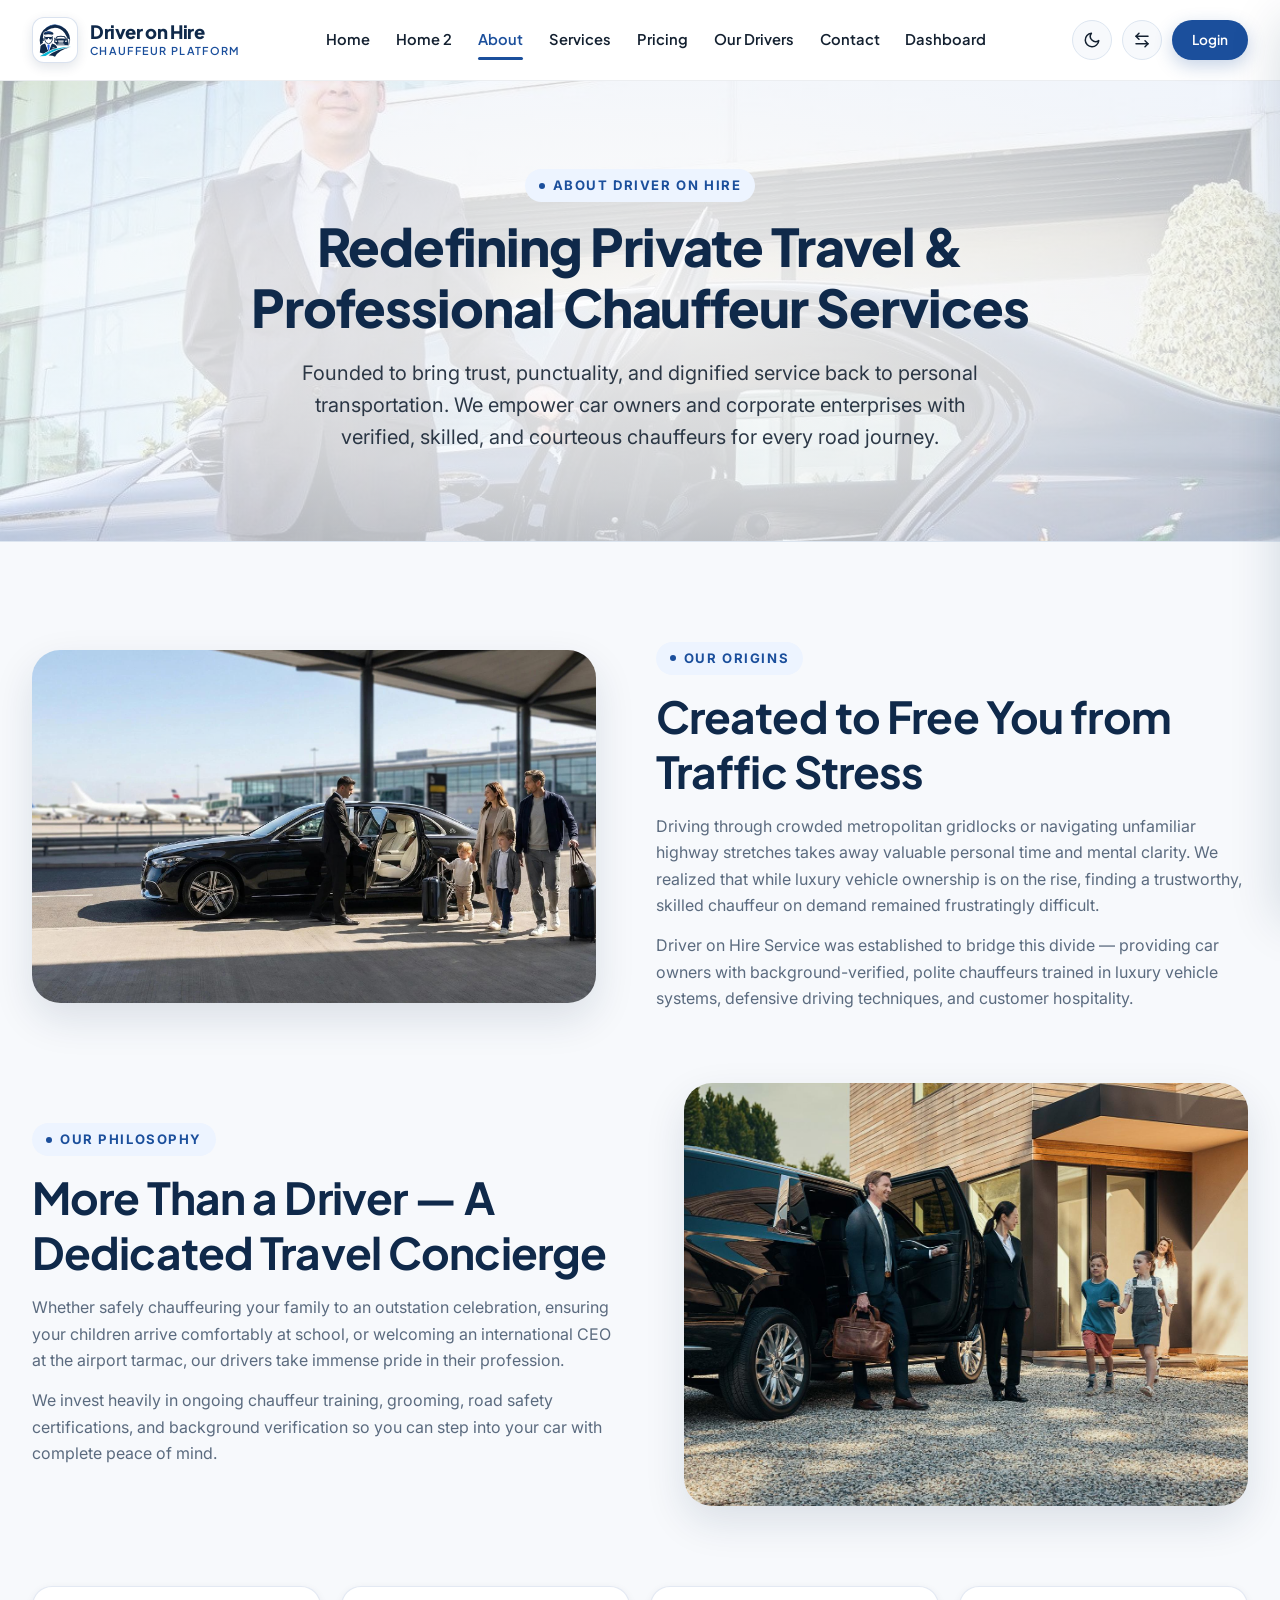
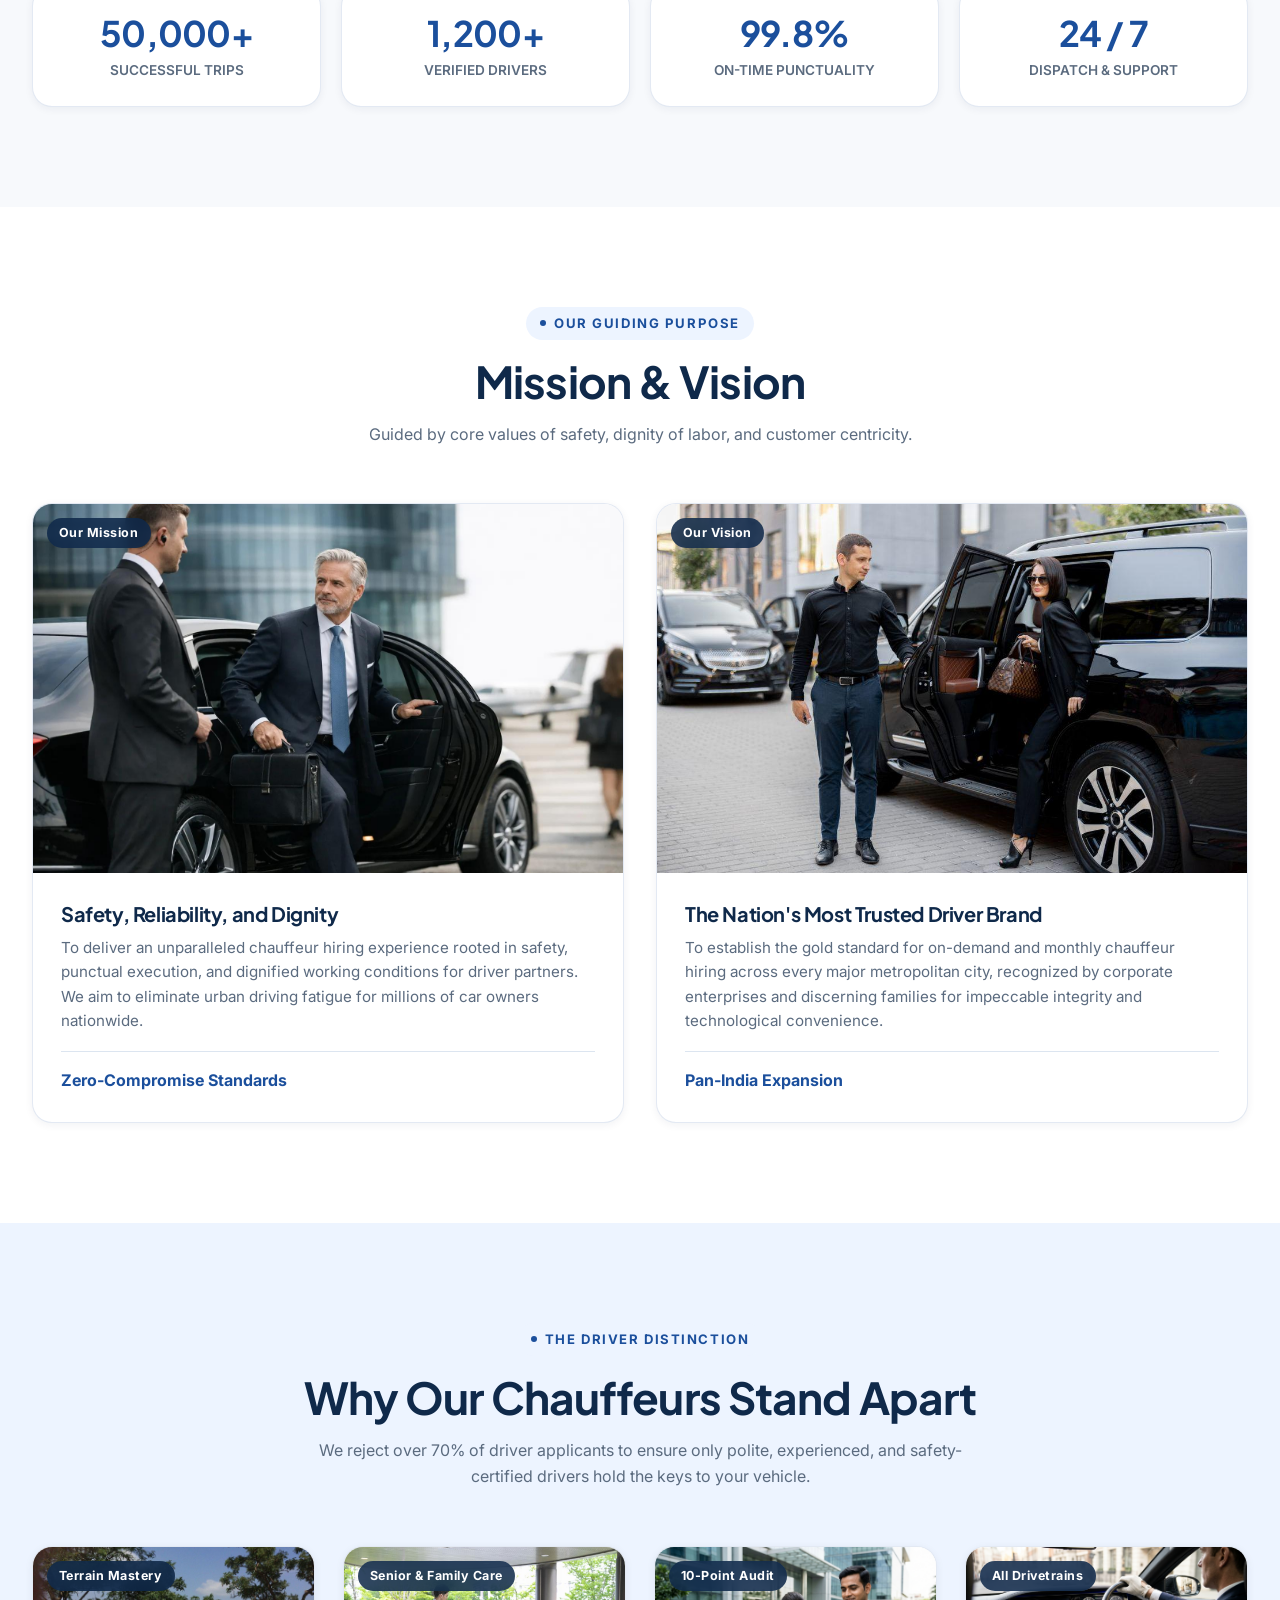
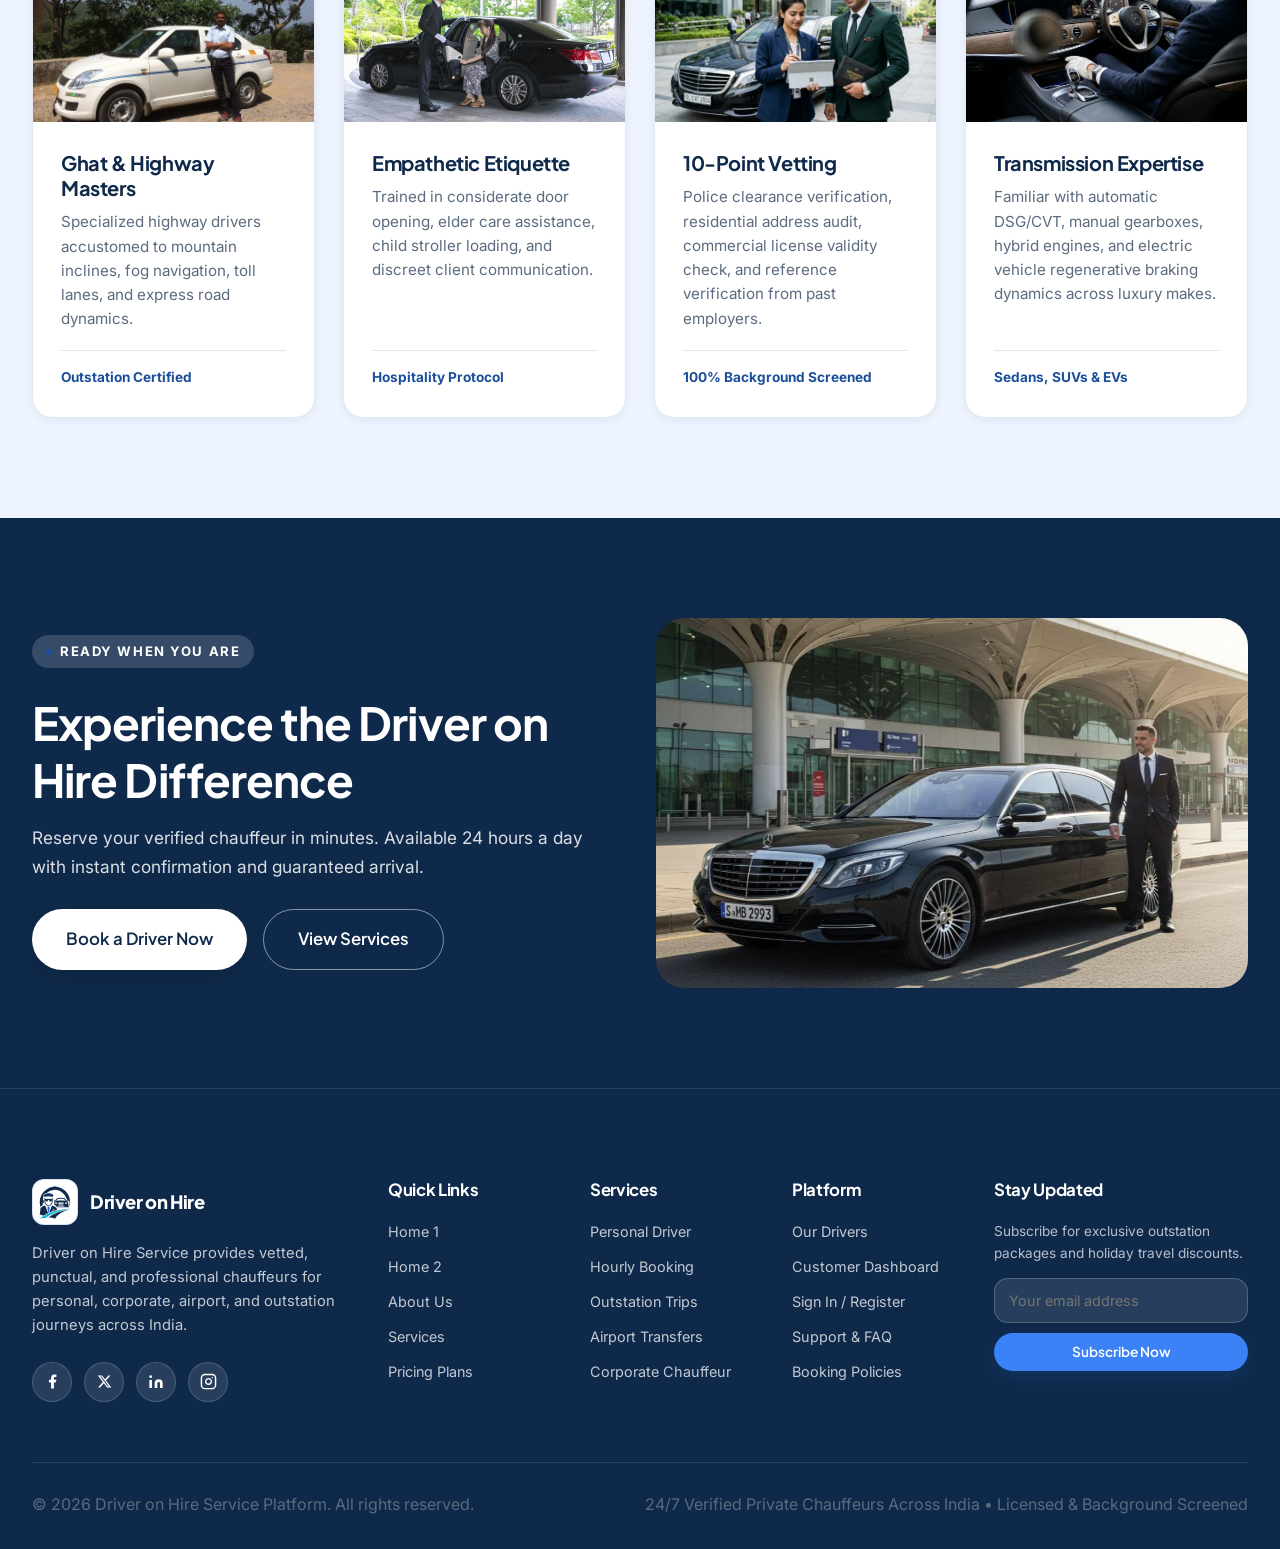
<file: about.html>
<!DOCTYPE html>
<html lang="en" dir="ltr" data-theme="light">
<head>
  <meta charset="UTF-8">
  <meta name="viewport" content="width=device-width, initial-scale=1.0">
  <title>About Us — Driver on Hire Service</title>
  <meta name="description" content="Discover the story behind Driver on Hire Service. Trusted personal chauffeurs, uncompromising safety benchmarks, and refined travel experiences.">
  <!-- Stylesheets -->
  <link rel="stylesheet" href="assets/css/style.css">
  <link rel="icon" type="image/svg+xml" href="data:image/svg+xml,<svg xmlns='http://www.w3.org/2000/svg' viewBox='0 0 100 100'><rect width='100' height='100' rx='22' fill='%23FFFFFF'/><g transform='translate(5, 7.7) scale(0.9)'><path d='M15 67A40 40 0 1 1 86 64L79 59A32 32 0 1 0 21 62Z' fill='%230F294A'/><path d='M23 19A38 38 0 0 1 78 20A35 35 0 0 0 23 19Z' fill='%231B4F9C'/><path d='M16 40L14 48L25 51L26 46Z' fill='%230F294A'/><path d='M82 40L84 48L69 52L66 47Z' fill='%230F294A'/><path d='M46 43L52 35Q65 33 78 35L84 43L88 45L88 62L46 62Z' fill='%23FFFFFF'/><path d='M51 44L55 37Q65 35 76 37L80 44Z' fill='%230F294A'/><path d='M54 43L57 39Q65 38 74 39L77 43Z' fill='%23FFFFFF'/><rect x='47.5' y='41' width='4' height='3' rx='1' fill='%230F294A'/><rect x='79.5' y='41' width='4' height='3' rx='1' fill='%230F294A'/><path d='M48 45Q65 42 84 45L86 58Q86 61 82 61L48 61Z' fill='%230F294A'/><path d='M50 48L56 49L55 52L50 51Z' fill='%23FFFFFF'/><path d='M82 48L76 49L77 52L82 51Z' fill='%23FFFFFF'/><rect x='58' y='47.5' width='15' height='1.8' rx='0.9' fill='%23FFFFFF'/><rect x='58' y='50.5' width='15' height='1.8' rx='0.9' fill='%23FFFFFF'/><rect x='59' y='53.5' width='13' height='1.8' rx='0.9' fill='%23FFFFFF'/><rect x='56' y='57' width='19' height='2' rx='1' fill='%23FFFFFF'/><path d='M9 82L11 61Q15 55 21 53L19 31C19 20 47 20 47 31L45 53Q53 55 56 62L59 75Z' fill='%23FFFFFF'/><path d='M20 31C20 22 46 22 46 31L43 34L23 34Z' fill='%230F294A'/><path d='M23 29C25 24 41 24 43 29C39 27 27 27 23 29Z' fill='%231B4F9C'/><path d='M22 33Q33 31 44 33L43 35Q33 33 23 35Z' fill='%23FFFFFF'/><path d='M23 35Q33 39 43 35Q33 41 23 35Z' fill='%230F294A'/><path d='M23 37L23 47Q25 56 33 57Q41 56 43 47L43 37' fill='%23FFFFFF' stroke='%230F294A' stroke-width='2.2' stroke-linejoin='round'/><path d='M24 39H42V42Q42 46 38 46Q35 46 34 42H32Q31 46 28 46Q24 46 24 42Z' fill='%230F294A'/><path d='M10 80L12 63Q15 58 24 56L33 78L42 56Q51 58 54 63L57 74L22 84Z' fill='%230F294A'/><path d='M25 56L33 77L41 56Q33 59 25 56Z' fill='%23FFFFFF'/><path d='M31 59H35L36 63L33 78L30 63Z' fill='%232563EB'/><rect x='43' y='67' width='6' height='2' rx='1' fill='%23FFFFFF'/><path d='M6 92Q40 64 95 62L95 72Q60 76 50 94Z' fill='%23FFFFFF'/><path d='M10 90Q43 66 93 64Q51 70 25 89Z' fill='%2306B6D4'/><path d='M33 88Q53 71 91 66Q60 73 50 91Q42 87 33 88Z' fill='%230F294A'/></g></svg>">
</head>
<body>

  <!-- ==========================================================================
       CRITICAL NAVBAR (Reusable Component)
       ========================================================================== -->
  <header class="site-header">
    <div class="container">
      <nav class="navbar" aria-label="Main Navigation">
        <a href="index.html" class="brand-logo" aria-label="Driver on Hire Service Home">
          <div class="logo-badge">
            <svg viewBox="0 0 100 94" fill="none" xmlns="http://www.w3.org/2000/svg" aria-hidden="true"><path d="M15 67A40 40 0 1 1 86 64L79 59A32 32 0 1 0 21 62Z" fill="#0F294A"/><path d="M23 19A38 38 0 0 1 78 20A35 35 0 0 0 23 19Z" fill="#1B4F9C"/><path d="M16 40L14 48L25 51L26 46Z" fill="#0F294A"/><path d="M82 40L84 48L69 52L66 47Z" fill="#0F294A"/><path d="M46 43L52 35Q65 33 78 35L84 43L88 45L88 62L46 62Z" fill="#FFFFFF"/><path d="M51 44L55 37Q65 35 76 37L80 44Z" fill="#0F294A"/><path d="M54 43L57 39Q65 38 74 39L77 43Z" fill="#FFFFFF"/><rect x="47.5" y="41" width="4" height="3" rx="1" fill="#0F294A"/><rect x="79.5" y="41" width="4" height="3" rx="1" fill="#0F294A"/><path d="M48 45Q65 42 84 45L86 58Q86 61 82 61L48 61Z" fill="#0F294A"/><path d="M50 48L56 49L55 52L50 51Z" fill="#FFFFFF"/><path d="M82 48L76 49L77 52L82 51Z" fill="#FFFFFF"/><rect x="58" y="47.5" width="15" height="1.8" rx="0.9" fill="#FFFFFF"/><rect x="58" y="50.5" width="15" height="1.8" rx="0.9" fill="#FFFFFF"/><rect x="59" y="53.5" width="13" height="1.8" rx="0.9" fill="#FFFFFF"/><rect x="56" y="57" width="19" height="2" rx="1" fill="#FFFFFF"/><path d="M9 82L11 61Q15 55 21 53L19 31C19 20 47 20 47 31L45 53Q53 55 56 62L59 75Z" fill="#FFFFFF"/><path d="M20 31C20 22 46 22 46 31L43 34L23 34Z" fill="#0F294A"/><path d="M23 29C25 24 41 24 43 29C39 27 27 27 23 29Z" fill="#1B4F9C"/><path d="M22 33Q33 31 44 33L43 35Q33 33 23 35Z" fill="#FFFFFF"/><path d="M23 35Q33 39 43 35Q33 41 23 35Z" fill="#0F294A"/><path d="M23 37L23 47Q25 56 33 57Q41 56 43 47L43 37" fill="#FFFFFF" stroke="#0F294A" stroke-width="2.2" stroke-linejoin="round"/><path d="M24 39H42V42Q42 46 38 46Q35 46 34 42H32Q31 46 28 46Q24 46 24 42Z" fill="#0F294A"/><path d="M10 80L12 63Q15 58 24 56L33 78L42 56Q51 58 54 63L57 74L22 84Z" fill="#0F294A"/><path d="M25 56L33 77L41 56Q33 59 25 56Z" fill="#FFFFFF"/><path d="M31 59H35L36 63L33 78L30 63Z" fill="#2563EB"/><rect x="43" y="67" width="6" height="2" rx="1" fill="#FFFFFF"/><path d="M6 92Q40 64 95 62L95 72Q60 76 50 94Z" fill="#FFFFFF"/><path d="M10 90Q43 66 93 64Q51 70 25 89Z" fill="#06B6D4"/><path d="M33 88Q53 71 91 66Q60 73 50 91Q42 87 33 88Z" fill="#0F294A"/></svg>
          </div>
          <div class="brand-text">
            <span class="brand-title">Driver on Hire</span>
            <span class="brand-subtitle">Chauffeur Platform</span>
          </div>
        </a>

        <!-- Desktop Navigation Links (>1024px) -->
        <div class="nav-links-desktop">
          <a href="index.html" class="nav-link">Home</a>
          <a href="home-2.html" class="nav-link">Home 2</a>
          <a href="about.html" class="nav-link active">About</a>
          <a href="services.html" class="nav-link">Services</a>
          <a href="pricing.html" class="nav-link">Pricing</a>
          <a href="drivers.html" class="nav-link">Our Drivers</a>
          <a href="contact.html" class="nav-link">Contact</a>
          <a href="dashboard.html" class="nav-link" title="Customer Dashboard">Dashboard</a>
        </div>

        <!-- Desktop Action Controls (>1024px) -->
        <div class="nav-actions-desktop">
          <button type="button" class="control-toggle control-icon-only theme-toggle-btn" aria-label="Toggle dark mode" title="Toggle Dark Mode">
            <span class="theme-icon" aria-hidden="true">
              <svg width="18" height="18" viewBox="0 0 24 24" fill="none" stroke="currentColor" stroke-width="2" stroke-linecap="round" stroke-linejoin="round"><path d="M21 12.79A9 9 0 1 1 11.21 3 7 7 0 0 0 21 12.79z"/></svg>
            </span>
          </button>

          <button type="button" class="control-toggle control-icon-only rtl-toggle-btn" aria-label="Toggle text direction" title="Toggle RTL / LTR">
            <span class="rtl-icon" aria-hidden="true">
              <svg width="18" height="18" viewBox="0 0 24 24" fill="none" stroke="currentColor" stroke-width="2" stroke-linecap="round" stroke-linejoin="round"><path d="M8 3 4 7l4 4"/><path d="M4 7h16"/><path d="m16 21 4-4-4-4"/><path d="M20 17H4"/></svg>
            </span>
          </button>

          <a href="login.html" class="btn btn-primary btn-sm nav-cta-login">
            <span>Login</span>
          </a>
        </div>

        <!-- Mobile & Tablet Hamburger Button (<=1024px) -->
        <button type="button" class="hamburger-btn" aria-label="Toggle navigation drawer" aria-expanded="false">
          <span class="hamburger-line"></span>
          <span class="hamburger-line"></span>
          <span class="hamburger-line"></span>
        </button>
      </nav>
    </div>
  </header>

  <!-- ==========================================================================
       SIDEBAR / DRAWER COMPONENT (Strict Sequence: Links -> Dashboard -> [Theme][RTL] -> CTA)
       ========================================================================== -->
  <div class="sidebar-overlay" aria-hidden="true"></div>
  <aside class="site-sidebar" aria-label="Mobile Navigation Drawer">
    <div class="sidebar-header">
      <div class="brand-logo">
        <div class="logo-badge">
          <svg viewBox="0 0 100 94" fill="none" xmlns="http://www.w3.org/2000/svg" aria-hidden="true"><path d="M15 67A40 40 0 1 1 86 64L79 59A32 32 0 1 0 21 62Z" fill="#0F294A"/><path d="M23 19A38 38 0 0 1 78 20A35 35 0 0 0 23 19Z" fill="#1B4F9C"/><path d="M16 40L14 48L25 51L26 46Z" fill="#0F294A"/><path d="M82 40L84 48L69 52L66 47Z" fill="#0F294A"/><path d="M46 43L52 35Q65 33 78 35L84 43L88 45L88 62L46 62Z" fill="#FFFFFF"/><path d="M51 44L55 37Q65 35 76 37L80 44Z" fill="#0F294A"/><path d="M54 43L57 39Q65 38 74 39L77 43Z" fill="#FFFFFF"/><rect x="47.5" y="41" width="4" height="3" rx="1" fill="#0F294A"/><rect x="79.5" y="41" width="4" height="3" rx="1" fill="#0F294A"/><path d="M48 45Q65 42 84 45L86 58Q86 61 82 61L48 61Z" fill="#0F294A"/><path d="M50 48L56 49L55 52L50 51Z" fill="#FFFFFF"/><path d="M82 48L76 49L77 52L82 51Z" fill="#FFFFFF"/><rect x="58" y="47.5" width="15" height="1.8" rx="0.9" fill="#FFFFFF"/><rect x="58" y="50.5" width="15" height="1.8" rx="0.9" fill="#FFFFFF"/><rect x="59" y="53.5" width="13" height="1.8" rx="0.9" fill="#FFFFFF"/><rect x="56" y="57" width="19" height="2" rx="1" fill="#FFFFFF"/><path d="M9 82L11 61Q15 55 21 53L19 31C19 20 47 20 47 31L45 53Q53 55 56 62L59 75Z" fill="#FFFFFF"/><path d="M20 31C20 22 46 22 46 31L43 34L23 34Z" fill="#0F294A"/><path d="M23 29C25 24 41 24 43 29C39 27 27 27 23 29Z" fill="#1B4F9C"/><path d="M22 33Q33 31 44 33L43 35Q33 33 23 35Z" fill="#FFFFFF"/><path d="M23 35Q33 39 43 35Q33 41 23 35Z" fill="#0F294A"/><path d="M23 37L23 47Q25 56 33 57Q41 56 43 47L43 37" fill="#FFFFFF" stroke="#0F294A" stroke-width="2.2" stroke-linejoin="round"/><path d="M24 39H42V42Q42 46 38 46Q35 46 34 42H32Q31 46 28 46Q24 46 24 42Z" fill="#0F294A"/><path d="M10 80L12 63Q15 58 24 56L33 78L42 56Q51 58 54 63L57 74L22 84Z" fill="#0F294A"/><path d="M25 56L33 77L41 56Q33 59 25 56Z" fill="#FFFFFF"/><path d="M31 59H35L36 63L33 78L30 63Z" fill="#2563EB"/><rect x="43" y="67" width="6" height="2" rx="1" fill="#FFFFFF"/><path d="M6 92Q40 64 95 62L95 72Q60 76 50 94Z" fill="#FFFFFF"/><path d="M10 90Q43 66 93 64Q51 70 25 89Z" fill="#06B6D4"/><path d="M33 88Q53 71 91 66Q60 73 50 91Q42 87 33 88Z" fill="#0F294A"/></svg>
        </div>
        <div class="brand-text">
          <span class="brand-title">Driver on Hire</span>
          <span class="brand-subtitle">Navigation</span>
        </div>
      </div>
      <button type="button" class="sidebar-close-btn" aria-label="Close navigation drawer">✕</button>
    </div>

    <div class="sidebar-body">
      <nav class="sidebar-nav-list">
        <a href="index.html" class="sidebar-nav-link">Home</a>
        <a href="home-2.html" class="sidebar-nav-link">Home 2</a>
        <a href="about.html" class="sidebar-nav-link active">About</a>
        <a href="services.html" class="sidebar-nav-link">Services</a>
        <a href="pricing.html" class="sidebar-nav-link">Pricing</a>
        <a href="drivers.html" class="sidebar-nav-link">Our Drivers</a>
        <a href="contact.html" class="sidebar-nav-link">Contact</a>
        <a href="dashboard.html" class="sidebar-nav-link">Dashboard</a>
      </nav>

      <div class="sidebar-divider"></div>

      <div class="sidebar-controls-row">
        <button type="button" class="control-toggle control-icon-only theme-toggle-btn" aria-label="Toggle dark mode" title="Toggle Dark Mode">
          <span class="theme-icon" aria-hidden="true"><svg width="18" height="18" viewBox="0 0 24 24" fill="none" stroke="currentColor" stroke-width="2" stroke-linecap="round" stroke-linejoin="round"><path d="M21 12.79A9 9 0 1 1 11.21 3 7 7 0 0 0 21 12.79z"/></svg></span>
        </button>
        <button type="button" class="control-toggle control-icon-only rtl-toggle-btn" aria-label="Toggle text direction" title="Toggle RTL / LTR">
          <span class="rtl-icon" aria-hidden="true"><svg width="18" height="18" viewBox="0 0 24 24" fill="none" stroke="currentColor" stroke-width="2" stroke-linecap="round" stroke-linejoin="round"><path d="M8 3 4 7l4 4"/><path d="M4 7h16"/><path d="m16 21 4-4-4-4"/><path d="M20 17H4"/></svg></span>
        </button>
      </div>

      <div class="sidebar-cta-wrap">
        <a href="login.html" class="btn btn-primary sidebar-cta-btn">
          <span>Login</span>
        </a>
      </div>
    </div>
  </aside>

  <main id="main-content">
    <!-- ==========================================================================
         SECTION 01 — ABOUT HERO (Centered with Background Image)
         Image: images/image-18.png (Chauffeur standing beside Mercedes S-Class)
         ========================================================================== -->
    <section class="page-hero" style="background-image: url('images/image-18.png');">
      <div class="page-hero-overlay"></div>
      <div class="container">
        <div class="page-hero-content reveal">
          <span class="eyebrow">About Driver on Hire</span>
          <h1>Redefining Private Travel & Professional Chauffeur Services</h1>
          <p class="lead">Founded to bring trust, punctuality, and dignified service back to personal transportation. We empower car owners and corporate enterprises with verified, skilled, and courteous chauffeurs for every road journey.</p>
        </div>
      </div>
    </section>

    <!-- ==========================================================================
         SECTION 02 — BRAND STORY (Alternating image/text sections)
         Images:
         - images/image-55.png (Family arriving at airport with children and chauffeur)
         - images/image-59.png (Father returning home in luxury SUV with chauffeur greeted by children)
         Animated Statistics
         ========================================================================== -->
    <section class="section section-alt">
      <div class="container">
        <!-- Story Part 1 -->
        <div style="display:grid; grid-template-columns:1fr 1.05fr; gap:clamp(32px, 5vw, 60px); align-items:center; margin-block-end: clamp(48px, 6vw, 72px);" class="hero-grid-1">
          <div class="reveal">
            <img src="images/image-55.png" alt="Chauffeur opening Mercedes Maybach door for family with children at airport terminal with plane in background" class="about-story-img" style="aspect-ratio:16/10; object-position:center;" width="2048" height="1143">
          </div>
          <div class="reveal">
            <span class="eyebrow">Our Origins</span>
            <h2 style="margin-block-end:14px;">Created to Free You from Traffic Stress</h2>
            <p>Driving through crowded metropolitan gridlocks or navigating unfamiliar highway stretches takes away valuable personal time and mental clarity. We realized that while luxury vehicle ownership is on the rise, finding a trustworthy, skilled chauffeur on demand remained frustratingly difficult.</p>
            <p style="margin-top:14px;">Driver on Hire Service was established to bridge this divide — providing car owners with background-verified, polite chauffeurs trained in luxury vehicle systems, defensive driving techniques, and customer hospitality.</p>
          </div>
        </div>

        <!-- Story Part 2 -->
        <div style="display:grid; grid-template-columns:1.05fr 1fr; gap:clamp(32px, 5vw, 60px); align-items:center;" class="hero-grid-1">
          <div class="reveal">
            <span class="eyebrow">Our Philosophy</span>
            <h2 style="margin-block-end:14px;">More Than a Driver — A Dedicated Travel Concierge</h2>
            <p>Whether safely chauffeuring your family to an outstation celebration, ensuring your children arrive comfortably at school, or welcoming an international CEO at the airport tarmac, our drivers take immense pride in their profession.</p>
            <p style="margin-top:14px;">We invest heavily in ongoing chauffeur training, grooming, road safety certifications, and background verification so you can step into your car with complete peace of mind.</p>
          </div>
          <div class="reveal">
            <img src="images/image-59.png" alt="Father returning home in luxury SUV with chauffeur greeted by happy children in front of modern residence" class="about-story-img" style="aspect-ratio:4/3; object-position:center 20%;" width="1280" height="1000">
          </div>
        </div>

        <!-- Animated Statistics Strip -->
        <div style="display:grid; grid-template-columns:repeat(4, 1fr); gap:20px; margin-block-start: clamp(50px, 7vw, 80px);" class="grid-4">
          <div class="premium-card reveal" style="padding:24px; text-align:center;">
            <h3 style="font-size:2.2rem; color:var(--accent-primary); margin-block-end:4px;">50,000+</h3>
            <p style="font-size:0.85rem; font-weight:600; text-transform:uppercase;">Successful Trips</p>
          </div>
          <div class="premium-card reveal" style="padding:24px; text-align:center;">
            <h3 style="font-size:2.2rem; color:var(--accent-primary); margin-block-end:4px;">1,200+</h3>
            <p style="font-size:0.85rem; font-weight:600; text-transform:uppercase;">Verified Drivers</p>
          </div>
          <div class="premium-card reveal" style="padding:24px; text-align:center;">
            <h3 style="font-size:2.2rem; color:var(--accent-primary); margin-block-end:4px;">99.8%</h3>
            <p style="font-size:0.85rem; font-weight:600; text-transform:uppercase;">On-Time Punctuality</p>
          </div>
          <div class="premium-card reveal" style="padding:24px; text-align:center;">
            <h3 style="font-size:2.2rem; color:var(--accent-primary); margin-block-end:4px;">24 / 7</h3>
            <p style="font-size:0.85rem; font-weight:600; text-transform:uppercase;">Dispatch & Support</p>
          </div>
        </div>
      </div>
    </section>

    <!-- ==========================================================================
         SECTION 03 — MISSION & VISION (EXACTLY 2 cards)
         Card 1: Mission -> images/image-33.png (Chauffeur welcoming CEO at private jet apron)
         Card 2: Vision -> images/image-30.png (Chauffeur in black shirt opening luxury SUV for lady client)
         ========================================================================== -->
    <section class="section">
      <div class="container">
        <div class="section-header reveal">
          <span class="eyebrow">Our Guiding Purpose</span>
          <h2>Mission & Vision</h2>
          <p>Guided by core values of safety, dignity of labor, and customer centricity.</p>
        </div>

        <div class="grid-2">
          <!-- Card 1: Mission -->
          <div class="premium-card reveal">
            <div class="card-img-wrap">
              <img src="images/image-33.png" alt="Executive chauffeur with earpiece opening door for senior businessman holding briefcase on private jet tarmac" width="1536" height="1024">
              <span class="card-badge">Our Mission</span>
            </div>
            <div class="card-body">
              <h3 class="card-title">Safety, Reliability, and Dignity</h3>
              <p class="card-desc">To deliver an unparalleled chauffeur hiring experience rooted in safety, punctual execution, and dignified working conditions for driver partners. We aim to eliminate urban driving fatigue for millions of car owners nationwide.</p>
              <div class="card-footer">
                <span style="font-weight:700; color:var(--accent-primary);">Zero-Compromise Standards</span>
              </div>
            </div>
          </div>

          <!-- Card 2: Vision -->
          <div class="premium-card reveal">
            <div class="card-img-wrap">
              <img src="images/image-30.png" alt="Chauffeur in black shirt opening black luxury SUV door for elegant female client holding handbag" width="1024" height="683">
              <span class="card-badge">Our Vision</span>
            </div>
            <div class="card-body">
              <h3 class="card-title">The Nation's Most Trusted Driver Brand</h3>
              <p class="card-desc">To establish the gold standard for on-demand and monthly chauffeur hiring across every major metropolitan city, recognized by corporate enterprises and discerning families for impeccable integrity and technological convenience.</p>
              <div class="card-footer">
                <span style="font-weight:700; color:var(--accent-primary);">Pan-India Expansion</span>
              </div>
            </div>
          </div>
        </div>
      </div>
    </section>

    <!-- ==========================================================================
         SECTION 04 — WHY OUR DRIVERS (EXACTLY 4 cards)
         Card 1: Hill station route mastery -> images/image-65.png (Driver beside Maruti Dzire on hill station road)
         Card 2: Hospitality & elder assistance -> images/image-31.png (Chauffeur assisting passenger out of car at portico)
         Card 3: 10-Point Vetting -> images/image-67.png (Fleet coordinator verifying chauffeur ID & tablet checklist)
         Card 4: Transmission Expertise -> images/image-68.png (Chauffeur in white gloves with steering wheel & gear selector)
         Tablet: 2x2. Mobile: stacked.
         ========================================================================== -->
    <section class="section section-soft">
      <div class="container">
        <div class="section-header reveal">
          <span class="eyebrow">The Driver Distinction</span>
          <h2>Why Our Chauffeurs Stand Apart</h2>
          <p>We reject over 70% of driver applicants to ensure only polite, experienced, and safety-certified drivers hold the keys to your vehicle.</p>
        </div>

        <div class="grid-4">
          <!-- Card 1 -->
          <div class="premium-card reveal">
            <div class="card-img-wrap">
              <img src="images/image-65.png" alt="Chauffeur in light blue uniform standing proudly beside white sedan on scenic hill station outstation route" width="1200" height="900">
              <span class="card-badge">Terrain Mastery</span>
            </div>
            <div class="card-body">
              <h3 class="card-title">Ghat &amp; Highway Masters</h3>
              <p class="card-desc">Specialized highway drivers accustomed to mountain inclines, fog navigation, toll lanes, and express road dynamics.</p>
              <div class="card-footer">
                <span style="font-weight:700; color:var(--accent-primary); font-size:0.85rem;">Outstation Certified</span>
              </div>
            </div>
          </div>

          <!-- Card 2 -->
          <div class="premium-card reveal">
            <div class="card-img-wrap">
              <img src="images/image-31.png" alt="Chauffeur in black suit with white gloves assisting elderly passenger stepping out of sedan at hotel portico" width="960" height="640">
              <span class="card-badge">Senior &amp; Family Care</span>
            </div>
            <div class="card-body">
              <h3 class="card-title">Empathetic Etiquette</h3>
              <p class="card-desc">Trained in considerate door opening, elder care assistance, child stroller loading, and discreet client communication.</p>
              <div class="card-footer">
                <span style="font-weight:700; color:var(--accent-primary); font-size:0.85rem;">Hospitality Protocol</span>
              </div>
            </div>
          </div>

          <!-- Card 3 -->
          <div class="premium-card reveal">
            <div class="card-img-wrap">
              <img src="images/image-67.png" alt="Fleet safety coordinator verifying chauffeur credentials and tablet checklist beside luxury black Mercedes sedan" style="object-position:center 20%;" width="1200" height="800">
              <span class="card-badge">10-Point Audit</span>
            </div>
            <div class="card-body">
              <h3 class="card-title">10-Point Vetting</h3>
              <p class="card-desc">Police clearance verification, residential address audit, commercial license validity check, and reference verification from past employers.</p>
              <div class="card-footer">
                <span style="font-weight:700; color:var(--accent-primary); font-size:0.85rem;">100% Background Screened</span>
              </div>
            </div>
          </div>

          <!-- Card 4 -->
          <div class="premium-card reveal">
            <div class="card-img-wrap">
              <img src="images/image-68.png" alt="Uniformed chauffeur in white driving gloves operating luxury automatic transmission selector and steering wheel" style="object-position:center 45%;" width="1200" height="800">
              <span class="card-badge">All Drivetrains</span>
            </div>
            <div class="card-body">
              <h3 class="card-title">Transmission Expertise</h3>
              <p class="card-desc">Familiar with automatic DSG/CVT, manual gearboxes, hybrid engines, and electric vehicle regenerative braking dynamics across luxury makes.</p>
              <div class="card-footer">
                <span style="font-weight:700; color:var(--accent-primary); font-size:0.85rem;">Sedans, SUVs &amp; EVs</span>
              </div>
            </div>
          </div>
        </div>
      </div>
    </section>

    <!-- ==========================================================================
         SECTION 05 — TRUST & RELIABILITY CTA
         Image: images/image-61.png (Chauffeur in suit standing proudly beside Mercedes at airport)
         ========================================================================== -->
    <section class="section section-dark" style="position:relative; overflow:hidden;">
      <div class="container" style="position:relative; z-index:2;">
        <div style="display:grid; grid-template-columns:1fr 1.05fr; gap:clamp(32px, 5vw, 60px); align-items:center;" class="hero-grid-1">
          <div class="reveal" style="max-width:560px;">
            <span class="eyebrow" style="background:rgba(255,255,255,0.16); color:#FFFFFF;">Ready When You Are</span>
            <h2 style="font-size:clamp(2rem, 3.8vw, 2.85rem); margin-block:12px 16px;">Experience the Driver on Hire Difference</h2>
            <p style="font-size:1.08rem; line-height:1.65; margin-block-end:28px;">Reserve your verified chauffeur in minutes. Available 24 hours a day with instant confirmation and guaranteed arrival.</p>
            <div class="cta-btn-group" style="display:flex; gap:16px; flex-wrap:wrap;">
              <button type="button" class="btn btn-white btn-lg" data-open-modal="booking">Book a Driver Now</button>
              <a href="services.html" class="btn btn-outline btn-lg" style="color:#FFFFFF; border-color:rgba(255,255,255,0.5);">View Services</a>
            </div>
          </div>
          <div class="reveal">
            <img src="images/image-61.png" alt="Chauffeur in business suit standing proudly beside Mercedes S-Class at modern airport terminal" class="about-story-img" style="aspect-ratio:16/10; object-position:center 22%;" width="1060" height="710">
          </div>
        </div>
      </div>
    </section>
  </main>

  <!-- ==========================================================================
       SHARED REUSABLE FOOTER
       ========================================================================== -->
  <footer class="site-footer">
    <div class="container">
      <div class="footer-grid">
        <div class="footer-col">
          <div class="brand-logo" style="color:#FFFFFF; margin-block-end:16px;">
            <div class="logo-badge">
              <svg viewBox="0 0 100 94" fill="none" xmlns="http://www.w3.org/2000/svg" aria-hidden="true"><path d="M15 67A40 40 0 1 1 86 64L79 59A32 32 0 1 0 21 62Z" fill="#0F294A"/><path d="M23 19A38 38 0 0 1 78 20A35 35 0 0 0 23 19Z" fill="#1B4F9C"/><path d="M16 40L14 48L25 51L26 46Z" fill="#0F294A"/><path d="M82 40L84 48L69 52L66 47Z" fill="#0F294A"/><path d="M46 43L52 35Q65 33 78 35L84 43L88 45L88 62L46 62Z" fill="#FFFFFF"/><path d="M51 44L55 37Q65 35 76 37L80 44Z" fill="#0F294A"/><path d="M54 43L57 39Q65 38 74 39L77 43Z" fill="#FFFFFF"/><rect x="47.5" y="41" width="4" height="3" rx="1" fill="#0F294A"/><rect x="79.5" y="41" width="4" height="3" rx="1" fill="#0F294A"/><path d="M48 45Q65 42 84 45L86 58Q86 61 82 61L48 61Z" fill="#0F294A"/><path d="M50 48L56 49L55 52L50 51Z" fill="#FFFFFF"/><path d="M82 48L76 49L77 52L82 51Z" fill="#FFFFFF"/><rect x="58" y="47.5" width="15" height="1.8" rx="0.9" fill="#FFFFFF"/><rect x="58" y="50.5" width="15" height="1.8" rx="0.9" fill="#FFFFFF"/><rect x="59" y="53.5" width="13" height="1.8" rx="0.9" fill="#FFFFFF"/><rect x="56" y="57" width="19" height="2" rx="1" fill="#FFFFFF"/><path d="M9 82L11 61Q15 55 21 53L19 31C19 20 47 20 47 31L45 53Q53 55 56 62L59 75Z" fill="#FFFFFF"/><path d="M20 31C20 22 46 22 46 31L43 34L23 34Z" fill="#0F294A"/><path d="M23 29C25 24 41 24 43 29C39 27 27 27 23 29Z" fill="#1B4F9C"/><path d="M22 33Q33 31 44 33L43 35Q33 33 23 35Z" fill="#FFFFFF"/><path d="M23 35Q33 39 43 35Q33 41 23 35Z" fill="#0F294A"/><path d="M23 37L23 47Q25 56 33 57Q41 56 43 47L43 37" fill="#FFFFFF" stroke="#0F294A" stroke-width="2.2" stroke-linejoin="round"/><path d="M24 39H42V42Q42 46 38 46Q35 46 34 42H32Q31 46 28 46Q24 46 24 42Z" fill="#0F294A"/><path d="M10 80L12 63Q15 58 24 56L33 78L42 56Q51 58 54 63L57 74L22 84Z" fill="#0F294A"/><path d="M25 56L33 77L41 56Q33 59 25 56Z" fill="#FFFFFF"/><path d="M31 59H35L36 63L33 78L30 63Z" fill="#2563EB"/><rect x="43" y="67" width="6" height="2" rx="1" fill="#FFFFFF"/><path d="M6 92Q40 64 95 62L95 72Q60 76 50 94Z" fill="#FFFFFF"/><path d="M10 90Q43 66 93 64Q51 70 25 89Z" fill="#06B6D4"/><path d="M33 88Q53 71 91 66Q60 73 50 91Q42 87 33 88Z" fill="#0F294A"/></svg>
            </div>
            <span class="brand-title" style="color:#FFFFFF;">Driver on Hire</span>
          </div>
          <p class="footer-desc">Driver on Hire Service provides vetted, punctual, and professional chauffeurs for personal, corporate, airport, and outstation journeys across India.</p>
          <div class="social-links">
            <a href="#" class="social-link" aria-label="Facebook" title="Facebook">
              <svg width="17" height="17" viewBox="0 0 24 24" fill="currentColor" aria-hidden="true"><path d="M14 13.5h2.5l1-4H14v-2c0-1.03 0-2 2-2h1.5V2.14c-.326-.043-1.557-.14-2.857-.14C11.928 2 10 3.657 10 6.7v2.8H7v4h3V22h4v-8.5z"/></svg>
            </a>
            <a href="#" class="social-link" aria-label="X (Twitter)" title="X (Twitter)">
              <svg width="15" height="15" viewBox="0 0 24 24" fill="currentColor" aria-hidden="true"><path d="M18.244 2.25h3.308l-7.227 8.26 8.502 11.24H16.17l-5.214-6.817L4.99 21.75H1.68l7.73-8.835L1.254 2.25H8.08l4.713 6.231zm-1.161 17.52h1.833L7.084 4.126H5.117z"/></svg>
            </a>
            <a href="#" class="social-link" aria-label="LinkedIn" title="LinkedIn">
              <svg width="16" height="16" viewBox="0 0 24 24" fill="currentColor" aria-hidden="true"><path d="M16 8a6 6 0 0 1 6 6v7h-4v-7a2 2 0 0 0-2-2 2 2 0 0 0-2 2v7h-4v-7a6 6 0 0 1 6-6z"/><rect x="2" y="9" width="4" height="12"/><circle cx="4" cy="4" r="2"/></svg>
            </a>
            <a href="#" class="social-link" aria-label="Instagram" title="Instagram">
              <svg width="17" height="17" viewBox="0 0 24 24" fill="none" stroke="currentColor" stroke-width="2" stroke-linecap="round" stroke-linejoin="round" aria-hidden="true"><rect x="2" y="2" width="20" height="20" rx="5" ry="5"/><path d="M16 11.37A4 4 0 1 1 12.63 8 4 4 0 0 1 16 11.37z"/><line x1="17.5" y1="6.5" x2="17.51" y2="6.5"/></svg>
            </a>
          </div>
        </div>

        <div class="footer-col">
          <h5>Quick Links</h5>
          <div class="footer-links">
            <a href="index.html" class="footer-link">Home 1</a>
            <a href="home-2.html" class="footer-link">Home 2</a>
            <a href="about.html" class="footer-link">About Us</a>
            <a href="services.html" class="footer-link">Services</a>
            <a href="pricing.html" class="footer-link">Pricing Plans</a>
          </div>
        </div>

        <div class="footer-col">
          <h5>Services</h5>
          <div class="footer-links">
            <a href="services.html#personal-driver" class="footer-link">Personal Driver</a>
            <a href="services.html#hourly-driver" class="footer-link">Hourly Booking</a>
            <a href="services.html#outstation-driver" class="footer-link">Outstation Trips</a>
            <a href="services.html#corporate-airport" class="footer-link">Airport Transfers</a>
            <a href="services.html#corporate-airport" class="footer-link">Corporate Chauffeur</a>
          </div>
        </div>

        <div class="footer-col">
          <h5>Platform</h5>
          <div class="footer-links">
            <a href="drivers.html#driver-profiles" class="footer-link">Our Drivers</a>
            <a href="dashboard.html" class="footer-link">Customer Dashboard</a>
            <a href="login.html" class="footer-link">Sign In / Register</a>
            <a href="contact.html#faq" class="footer-link">Support & FAQ</a>
            <a href="pricing.html#comparison" class="footer-link">Booking Policies</a>
          </div>
        </div>

        <div class="footer-col">
          <h5>Stay Updated</h5>
          <p style="font-size:0.85rem; color:rgba(255,255,255,0.7); margin-block-end:14px;">Subscribe for exclusive outstation packages and holiday travel discounts.</p>
          <form onsubmit="event.preventDefault(); showToast('Thank you for subscribing to Driver on Hire updates!', 'success'); this.reset();" style="display:flex; flex-direction:column; gap:10px;">
            <input type="email" placeholder="Your email address" required style="padding:10px 14px; border-radius:var(--radius-md); background:rgba(255,255,255,0.1); border:1px solid rgba(255,255,255,0.2); color:#FFFFFF; font-size:0.9rem;">
            <button type="submit" class="btn btn-primary btn-sm" style="background:var(--color-fresh);">Subscribe Now</button>
          </form>
        </div>
      </div>

      <div class="footer-bottom">
        <p>&copy; 2026 Driver on Hire Service Platform. All rights reserved.</p>
        <p>24/7 Verified Private Chauffeurs Across India &bull; Licensed &amp; Background Screened</p>
      </div>
    </div>
  </footer>

  <!-- SHARED BOOKING MODAL -->
  <div class="modal-overlay" id="bookingModal" role="dialog" aria-modal="true" aria-labelledby="modalTitleAbout">
    <div class="modal-dialog">
      <div class="modal-header">
        <div>
          <h3 id="modalTitleAbout" style="font-size:1.35rem; margin-block-end:4px;">Book a Verified Chauffeur</h3>
          <p style="font-size:0.85rem; color:var(--text-muted);">Instant matching with a verified local chauffeur</p>
        </div>
        <button type="button" class="modal-close-btn" aria-label="Close modal">✕</button>
      </div>
      <div class="modal-body">
        <form id="bookingModalForm" style="display:flex; flex-direction:column; gap:18px;">
          <div class="form-group">
            <label for="bookingModalService" class="form-label">Service Type</label>
            <select id="bookingModalService" class="form-control" required>
              <option value="hourly">Hourly Driver (₹399/hr)</option>
              <option value="half-day">Half Day 4 Hours (₹1,299)</option>
              <option value="full-day">Full Day 8 Hours (₹2,199)</option>
              <option value="outstation">Outstation Driver (₹2,899/day)</option>
              <option value="airport">Airport Pickup (₹1,499)</option>
              <option value="corporate">Corporate Chauffeur (₹449/hr)</option>
            </select>
          </div>

          <div class="grid-2" style="display:grid; grid-template-columns:1fr 1fr; gap:14px;">
            <div class="form-group">
              <label for="bookingModalPickup" class="form-label">Pickup Address</label>
              <input type="text" id="bookingModalPickup" class="form-control" placeholder="House / Hotel / Landmark" required>
            </div>
            <div class="form-group">
              <label for="bookingModalDrop" class="form-label">Destination</label>
              <input type="text" id="bookingModalDrop" class="form-control" placeholder="City / Locality" required>
            </div>
          </div>

          <div class="grid-3" style="display:grid; grid-template-columns:1fr 1fr 1fr; gap:12px;">
            <div class="form-group">
              <label for="bookingModalDate" class="form-label">Date</label>
              <input type="date" id="bookingModalDate" class="form-control" required>
            </div>
            <div class="form-group">
              <label for="bookingModalTime" class="form-label">Start Time</label>
              <input type="time" id="bookingModalTime" class="form-control" value="09:00" required>
            </div>
            <div class="form-group">
              <label for="bookingModalHours" class="form-label">Hours</label>
              <input type="number" id="bookingModalHours" class="form-control" min="2" max="48" value="4" required>
            </div>
          </div>

          <div style="background:var(--color-soft-green); border:1px solid rgba(27, 79, 156,0.2); padding:16px; border-radius:var(--radius-md); display:flex; justify-content:space-between; align-items:center;">
            <div>
              <span style="font-size:0.8rem; text-transform:uppercase; font-weight:700; color:var(--text-muted); display:block;">Estimated Total</span>
              <strong id="bookingModalEstimate" style="font-size:1.6rem; color:var(--accent-primary); font-family:var(--font-heading);">₹1,299</strong>
            </div>
            <span style="font-size:0.8rem; color:var(--text-muted); text-align:right;">Zero Hidden Charges<br>Taxes & GST Included</span>
          </div>

          <button type="submit" class="btn btn-primary btn-lg" style="width:100%;">
            <span>Confirm & Match Driver</span>
          </button>
        </form>
      </div>
    </div>
  </div>

  <!-- Scripts -->
  <script src="assets/js/main.js"></script>
</body>
</html>
</file>
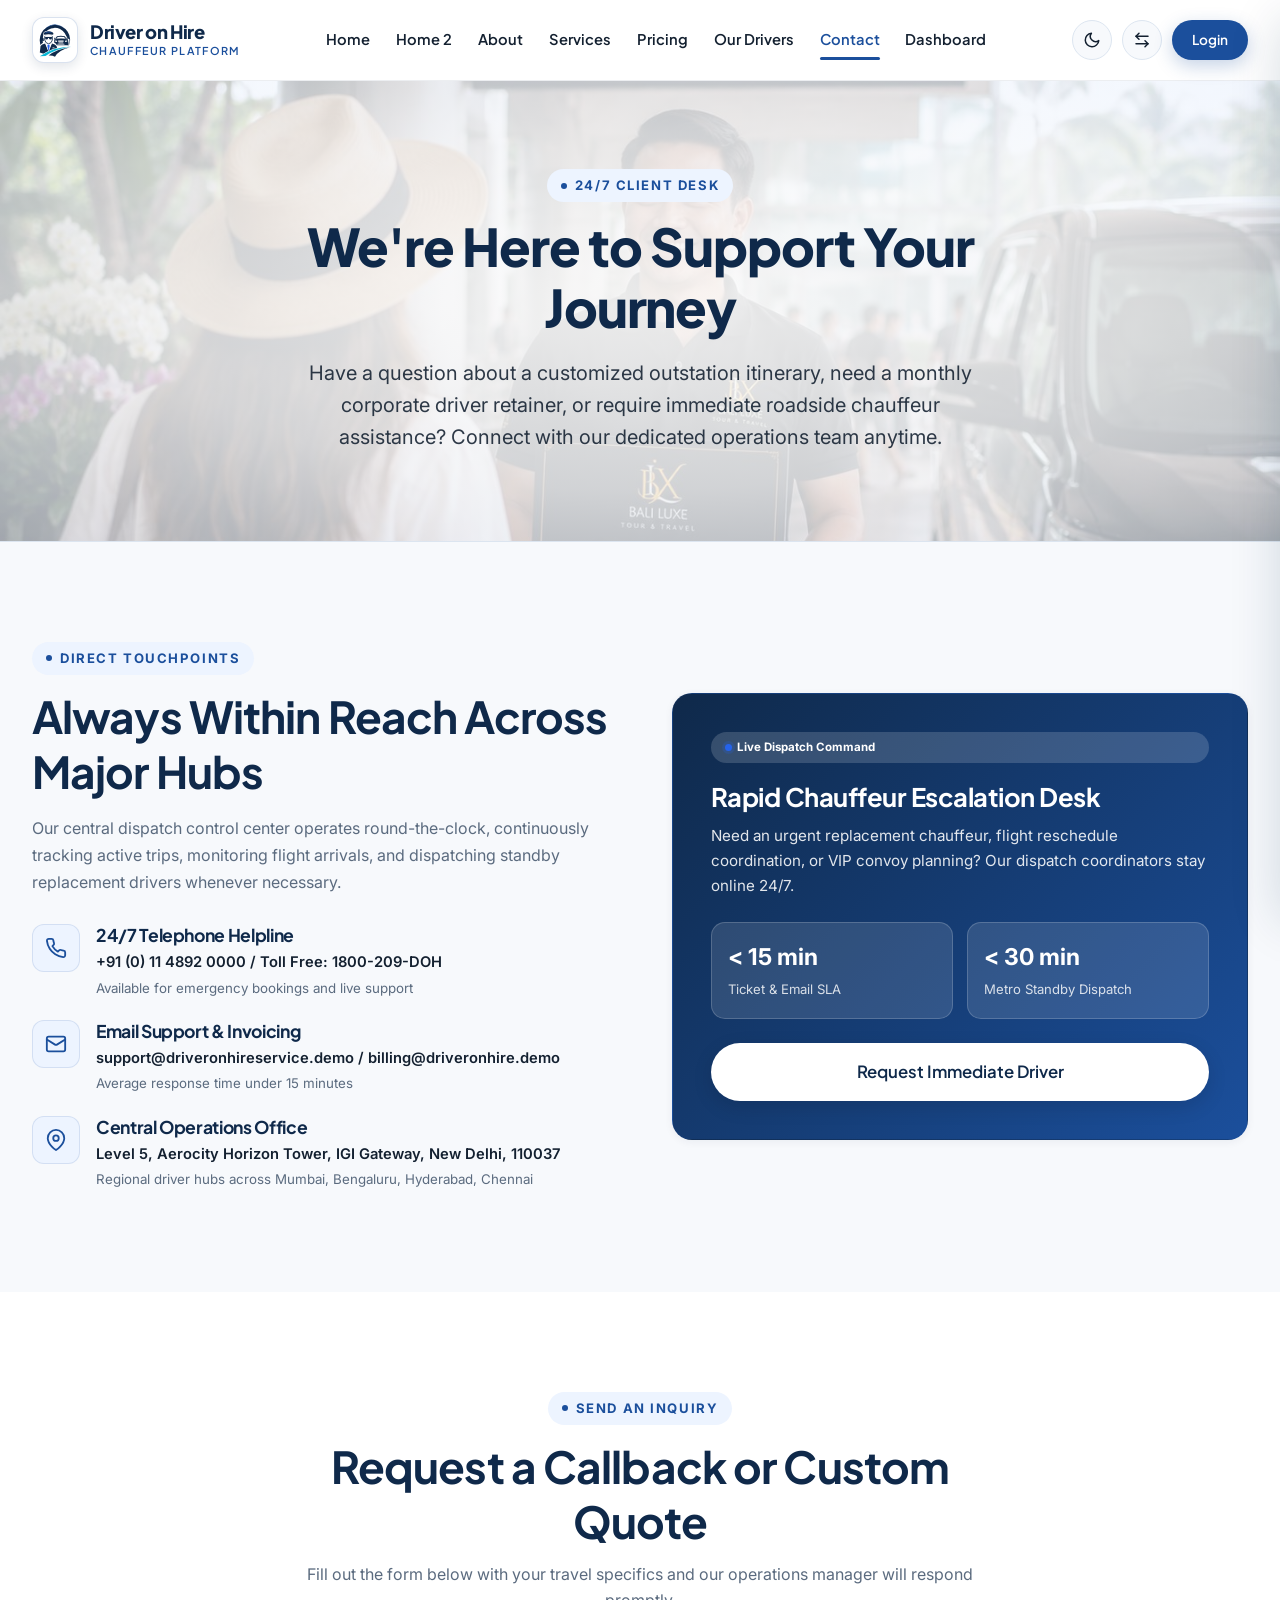
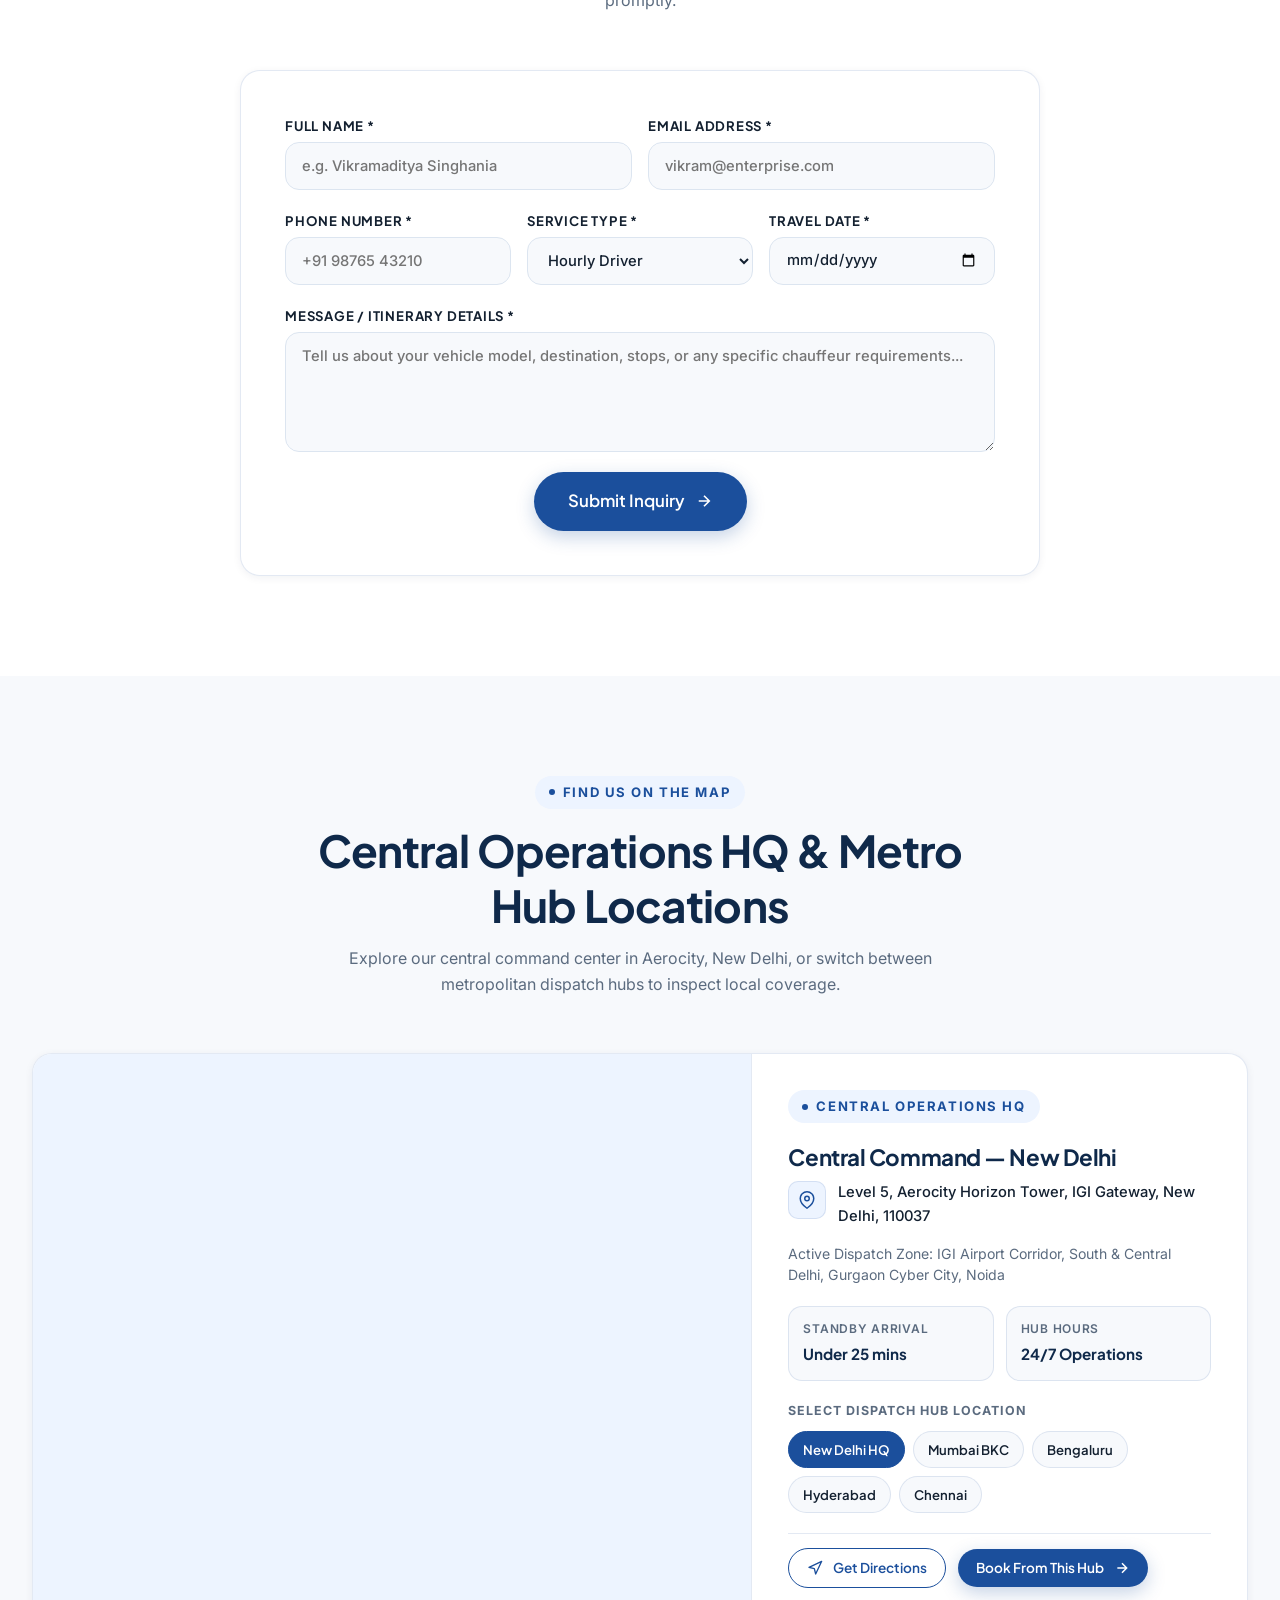
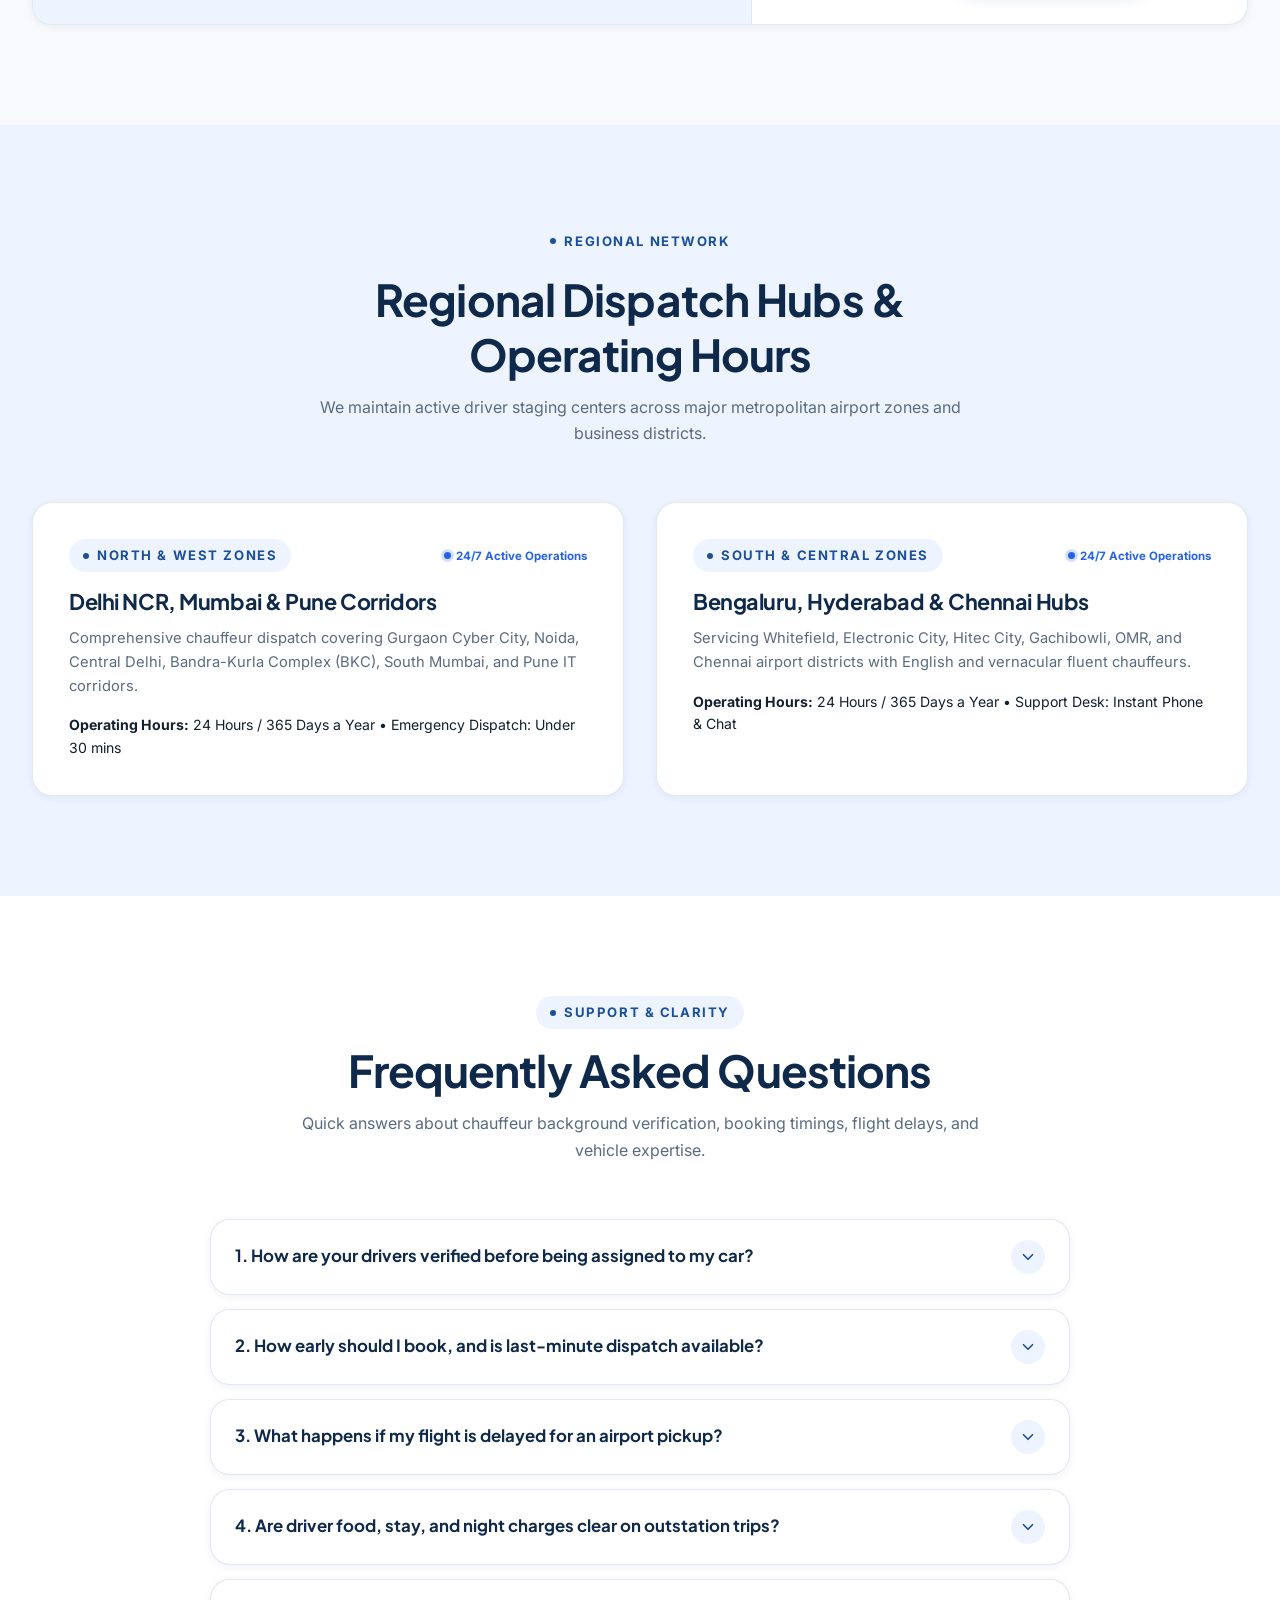
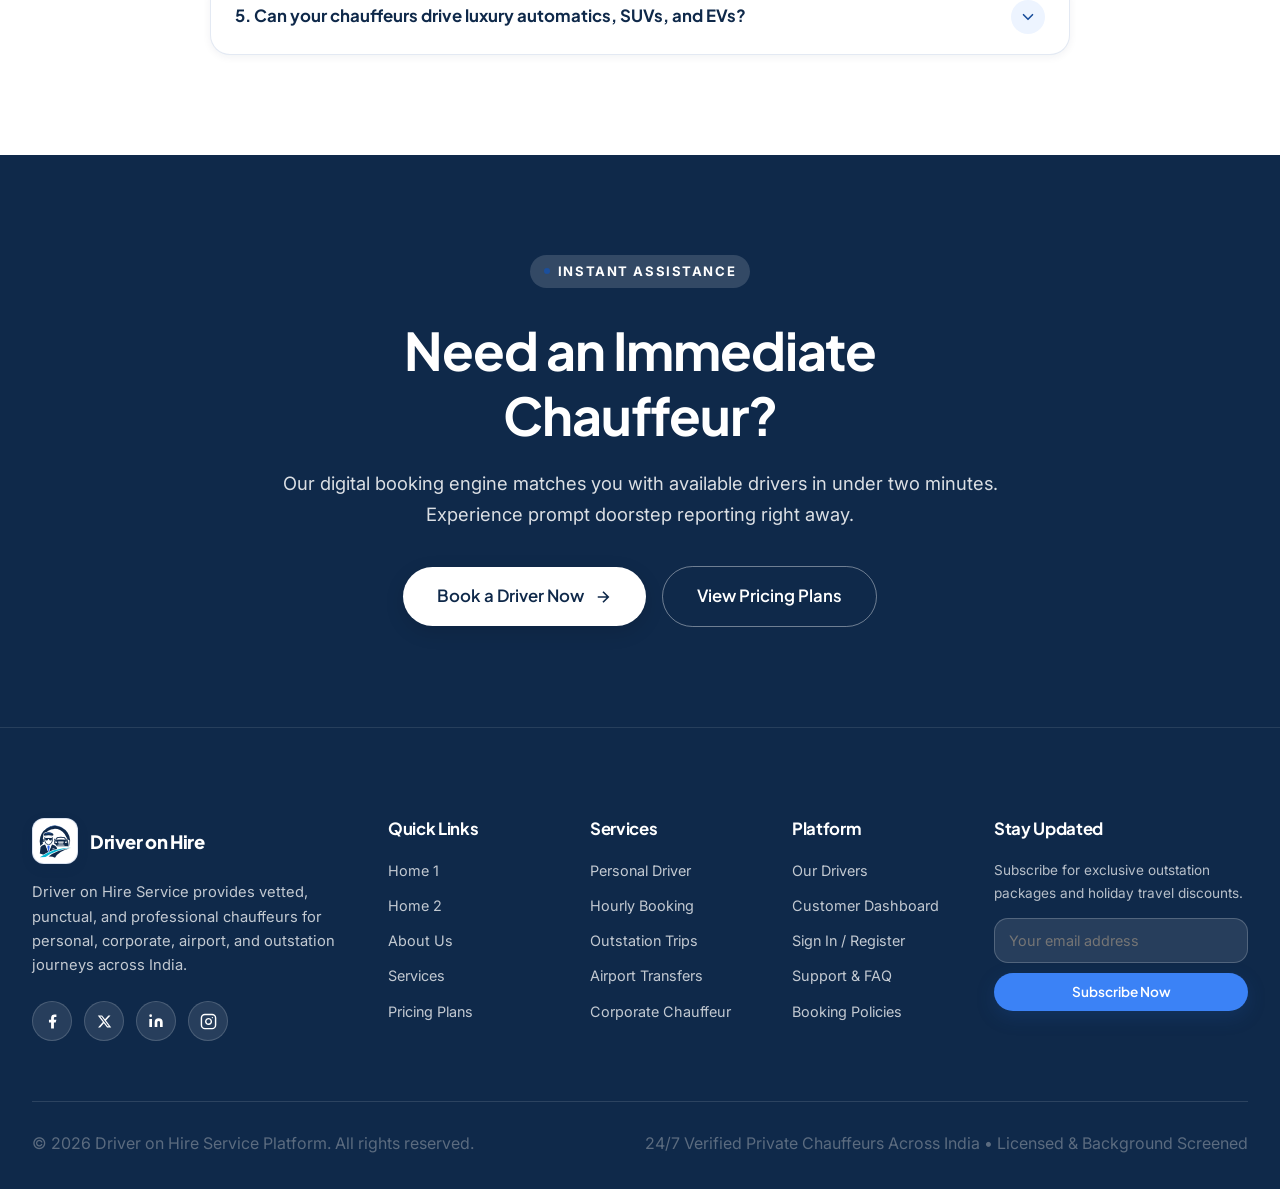
<file: contact.html>
<!DOCTYPE html>
<html lang="en" dir="ltr" data-theme="light">
<head>
  <meta charset="UTF-8">
  <meta name="viewport" content="width=device-width, initial-scale=1.0">
  <title>Contact Us — Driver on Hire Service</title>
  <meta name="description" content="Get in touch with Driver on Hire Service. 24/7 customer dispatch desk, booking inquiries, corporate chauffeur retainers, and roadside concierge assistance.">
  <!-- Stylesheets -->
  <link rel="stylesheet" href="assets/css/style.css">
  <link rel="icon" type="image/svg+xml" href="data:image/svg+xml,<svg xmlns='http://www.w3.org/2000/svg' viewBox='0 0 100 100'><rect width='100' height='100' rx='22' fill='%23FFFFFF'/><g transform='translate(5, 7.7) scale(0.9)'><path d='M15 67A40 40 0 1 1 86 64L79 59A32 32 0 1 0 21 62Z' fill='%230F294A'/><path d='M23 19A38 38 0 0 1 78 20A35 35 0 0 0 23 19Z' fill='%231B4F9C'/><path d='M16 40L14 48L25 51L26 46Z' fill='%230F294A'/><path d='M82 40L84 48L69 52L66 47Z' fill='%230F294A'/><path d='M46 43L52 35Q65 33 78 35L84 43L88 45L88 62L46 62Z' fill='%23FFFFFF'/><path d='M51 44L55 37Q65 35 76 37L80 44Z' fill='%230F294A'/><path d='M54 43L57 39Q65 38 74 39L77 43Z' fill='%23FFFFFF'/><rect x='47.5' y='41' width='4' height='3' rx='1' fill='%230F294A'/><rect x='79.5' y='41' width='4' height='3' rx='1' fill='%230F294A'/><path d='M48 45Q65 42 84 45L86 58Q86 61 82 61L48 61Z' fill='%230F294A'/><path d='M50 48L56 49L55 52L50 51Z' fill='%23FFFFFF'/><path d='M82 48L76 49L77 52L82 51Z' fill='%23FFFFFF'/><rect x='58' y='47.5' width='15' height='1.8' rx='0.9' fill='%23FFFFFF'/><rect x='58' y='50.5' width='15' height='1.8' rx='0.9' fill='%23FFFFFF'/><rect x='59' y='53.5' width='13' height='1.8' rx='0.9' fill='%23FFFFFF'/><rect x='56' y='57' width='19' height='2' rx='1' fill='%23FFFFFF'/><path d='M9 82L11 61Q15 55 21 53L19 31C19 20 47 20 47 31L45 53Q53 55 56 62L59 75Z' fill='%23FFFFFF'/><path d='M20 31C20 22 46 22 46 31L43 34L23 34Z' fill='%230F294A'/><path d='M23 29C25 24 41 24 43 29C39 27 27 27 23 29Z' fill='%231B4F9C'/><path d='M22 33Q33 31 44 33L43 35Q33 33 23 35Z' fill='%23FFFFFF'/><path d='M23 35Q33 39 43 35Q33 41 23 35Z' fill='%230F294A'/><path d='M23 37L23 47Q25 56 33 57Q41 56 43 47L43 37' fill='%23FFFFFF' stroke='%230F294A' stroke-width='2.2' stroke-linejoin='round'/><path d='M24 39H42V42Q42 46 38 46Q35 46 34 42H32Q31 46 28 46Q24 46 24 42Z' fill='%230F294A'/><path d='M10 80L12 63Q15 58 24 56L33 78L42 56Q51 58 54 63L57 74L22 84Z' fill='%230F294A'/><path d='M25 56L33 77L41 56Q33 59 25 56Z' fill='%23FFFFFF'/><path d='M31 59H35L36 63L33 78L30 63Z' fill='%232563EB'/><rect x='43' y='67' width='6' height='2' rx='1' fill='%23FFFFFF'/><path d='M6 92Q40 64 95 62L95 72Q60 76 50 94Z' fill='%23FFFFFF'/><path d='M10 90Q43 66 93 64Q51 70 25 89Z' fill='%2306B6D4'/><path d='M33 88Q53 71 91 66Q60 73 50 91Q42 87 33 88Z' fill='%230F294A'/></g></svg>">
</head>
<body>

  <!-- ==========================================================================
       CRITICAL NAVBAR (Reusable Component)
       ========================================================================== -->
  <header class="site-header">
    <div class="container">
      <nav class="navbar" aria-label="Main Navigation">
        <a href="index.html" class="brand-logo" aria-label="Driver on Hire Service Home">
          <div class="logo-badge">
            <svg viewBox="0 0 100 94" fill="none" xmlns="http://www.w3.org/2000/svg" aria-hidden="true"><path d="M15 67A40 40 0 1 1 86 64L79 59A32 32 0 1 0 21 62Z" fill="#0F294A"/><path d="M23 19A38 38 0 0 1 78 20A35 35 0 0 0 23 19Z" fill="#1B4F9C"/><path d="M16 40L14 48L25 51L26 46Z" fill="#0F294A"/><path d="M82 40L84 48L69 52L66 47Z" fill="#0F294A"/><path d="M46 43L52 35Q65 33 78 35L84 43L88 45L88 62L46 62Z" fill="#FFFFFF"/><path d="M51 44L55 37Q65 35 76 37L80 44Z" fill="#0F294A"/><path d="M54 43L57 39Q65 38 74 39L77 43Z" fill="#FFFFFF"/><rect x="47.5" y="41" width="4" height="3" rx="1" fill="#0F294A"/><rect x="79.5" y="41" width="4" height="3" rx="1" fill="#0F294A"/><path d="M48 45Q65 42 84 45L86 58Q86 61 82 61L48 61Z" fill="#0F294A"/><path d="M50 48L56 49L55 52L50 51Z" fill="#FFFFFF"/><path d="M82 48L76 49L77 52L82 51Z" fill="#FFFFFF"/><rect x="58" y="47.5" width="15" height="1.8" rx="0.9" fill="#FFFFFF"/><rect x="58" y="50.5" width="15" height="1.8" rx="0.9" fill="#FFFFFF"/><rect x="59" y="53.5" width="13" height="1.8" rx="0.9" fill="#FFFFFF"/><rect x="56" y="57" width="19" height="2" rx="1" fill="#FFFFFF"/><path d="M9 82L11 61Q15 55 21 53L19 31C19 20 47 20 47 31L45 53Q53 55 56 62L59 75Z" fill="#FFFFFF"/><path d="M20 31C20 22 46 22 46 31L43 34L23 34Z" fill="#0F294A"/><path d="M23 29C25 24 41 24 43 29C39 27 27 27 23 29Z" fill="#1B4F9C"/><path d="M22 33Q33 31 44 33L43 35Q33 33 23 35Z" fill="#FFFFFF"/><path d="M23 35Q33 39 43 35Q33 41 23 35Z" fill="#0F294A"/><path d="M23 37L23 47Q25 56 33 57Q41 56 43 47L43 37" fill="#FFFFFF" stroke="#0F294A" stroke-width="2.2" stroke-linejoin="round"/><path d="M24 39H42V42Q42 46 38 46Q35 46 34 42H32Q31 46 28 46Q24 46 24 42Z" fill="#0F294A"/><path d="M10 80L12 63Q15 58 24 56L33 78L42 56Q51 58 54 63L57 74L22 84Z" fill="#0F294A"/><path d="M25 56L33 77L41 56Q33 59 25 56Z" fill="#FFFFFF"/><path d="M31 59H35L36 63L33 78L30 63Z" fill="#2563EB"/><rect x="43" y="67" width="6" height="2" rx="1" fill="#FFFFFF"/><path d="M6 92Q40 64 95 62L95 72Q60 76 50 94Z" fill="#FFFFFF"/><path d="M10 90Q43 66 93 64Q51 70 25 89Z" fill="#06B6D4"/><path d="M33 88Q53 71 91 66Q60 73 50 91Q42 87 33 88Z" fill="#0F294A"/></svg>
          </div>
          <div class="brand-text">
            <span class="brand-title">Driver on Hire</span>
            <span class="brand-subtitle">Chauffeur Platform</span>
          </div>
        </a>

        <!-- Desktop Navigation Links (>1024px) -->
        <div class="nav-links-desktop">
          <a href="index.html" class="nav-link">Home</a>
          <a href="home-2.html" class="nav-link">Home 2</a>
          <a href="about.html" class="nav-link">About</a>
          <a href="services.html" class="nav-link">Services</a>
          <a href="pricing.html" class="nav-link">Pricing</a>
          <a href="drivers.html" class="nav-link">Our Drivers</a>
          <a href="contact.html" class="nav-link active">Contact</a>
          <a href="dashboard.html" class="nav-link" title="Customer Dashboard">Dashboard</a>
        </div>

        <!-- Desktop Action Controls (>1024px) -->
        <div class="nav-actions-desktop">
          <button type="button" class="control-toggle control-icon-only theme-toggle-btn" aria-label="Toggle dark mode" title="Toggle Dark Mode">
            <span class="theme-icon" aria-hidden="true">
              <svg width="18" height="18" viewBox="0 0 24 24" fill="none" stroke="currentColor" stroke-width="2" stroke-linecap="round" stroke-linejoin="round"><path d="M21 12.79A9 9 0 1 1 11.21 3 7 7 0 0 0 21 12.79z"/></svg>
            </span>
          </button>

          <button type="button" class="control-toggle control-icon-only rtl-toggle-btn" aria-label="Toggle text direction" title="Toggle RTL / LTR">
            <span class="rtl-icon" aria-hidden="true">
              <svg width="18" height="18" viewBox="0 0 24 24" fill="none" stroke="currentColor" stroke-width="2" stroke-linecap="round" stroke-linejoin="round"><path d="M8 3 4 7l4 4"/><path d="M4 7h16"/><path d="m16 21 4-4-4-4"/><path d="M20 17H4"/></svg>
            </span>
          </button>

          <a href="login.html" class="btn btn-primary btn-sm nav-cta-login">
            <span>Login</span>
          </a>
        </div>

        <!-- Mobile & Tablet Hamburger Button (<=1024px) -->
        <button type="button" class="hamburger-btn" aria-label="Toggle navigation drawer" aria-expanded="false">
          <span class="hamburger-line"></span>
          <span class="hamburger-line"></span>
          <span class="hamburger-line"></span>
        </button>
      </nav>
    </div>
  </header>

  <!-- ==========================================================================
       SIDEBAR / DRAWER COMPONENT (Strict Sequence: Links -> Dashboard -> [Theme][RTL] -> CTA)
       ========================================================================== -->
  <div class="sidebar-overlay" aria-hidden="true"></div>
  <aside class="site-sidebar" aria-label="Mobile Navigation Drawer">
    <div class="sidebar-header">
      <div class="brand-logo">
        <div class="logo-badge">
          <svg viewBox="0 0 100 94" fill="none" xmlns="http://www.w3.org/2000/svg" aria-hidden="true"><path d="M15 67A40 40 0 1 1 86 64L79 59A32 32 0 1 0 21 62Z" fill="#0F294A"/><path d="M23 19A38 38 0 0 1 78 20A35 35 0 0 0 23 19Z" fill="#1B4F9C"/><path d="M16 40L14 48L25 51L26 46Z" fill="#0F294A"/><path d="M82 40L84 48L69 52L66 47Z" fill="#0F294A"/><path d="M46 43L52 35Q65 33 78 35L84 43L88 45L88 62L46 62Z" fill="#FFFFFF"/><path d="M51 44L55 37Q65 35 76 37L80 44Z" fill="#0F294A"/><path d="M54 43L57 39Q65 38 74 39L77 43Z" fill="#FFFFFF"/><rect x="47.5" y="41" width="4" height="3" rx="1" fill="#0F294A"/><rect x="79.5" y="41" width="4" height="3" rx="1" fill="#0F294A"/><path d="M48 45Q65 42 84 45L86 58Q86 61 82 61L48 61Z" fill="#0F294A"/><path d="M50 48L56 49L55 52L50 51Z" fill="#FFFFFF"/><path d="M82 48L76 49L77 52L82 51Z" fill="#FFFFFF"/><rect x="58" y="47.5" width="15" height="1.8" rx="0.9" fill="#FFFFFF"/><rect x="58" y="50.5" width="15" height="1.8" rx="0.9" fill="#FFFFFF"/><rect x="59" y="53.5" width="13" height="1.8" rx="0.9" fill="#FFFFFF"/><rect x="56" y="57" width="19" height="2" rx="1" fill="#FFFFFF"/><path d="M9 82L11 61Q15 55 21 53L19 31C19 20 47 20 47 31L45 53Q53 55 56 62L59 75Z" fill="#FFFFFF"/><path d="M20 31C20 22 46 22 46 31L43 34L23 34Z" fill="#0F294A"/><path d="M23 29C25 24 41 24 43 29C39 27 27 27 23 29Z" fill="#1B4F9C"/><path d="M22 33Q33 31 44 33L43 35Q33 33 23 35Z" fill="#FFFFFF"/><path d="M23 35Q33 39 43 35Q33 41 23 35Z" fill="#0F294A"/><path d="M23 37L23 47Q25 56 33 57Q41 56 43 47L43 37" fill="#FFFFFF" stroke="#0F294A" stroke-width="2.2" stroke-linejoin="round"/><path d="M24 39H42V42Q42 46 38 46Q35 46 34 42H32Q31 46 28 46Q24 46 24 42Z" fill="#0F294A"/><path d="M10 80L12 63Q15 58 24 56L33 78L42 56Q51 58 54 63L57 74L22 84Z" fill="#0F294A"/><path d="M25 56L33 77L41 56Q33 59 25 56Z" fill="#FFFFFF"/><path d="M31 59H35L36 63L33 78L30 63Z" fill="#2563EB"/><rect x="43" y="67" width="6" height="2" rx="1" fill="#FFFFFF"/><path d="M6 92Q40 64 95 62L95 72Q60 76 50 94Z" fill="#FFFFFF"/><path d="M10 90Q43 66 93 64Q51 70 25 89Z" fill="#06B6D4"/><path d="M33 88Q53 71 91 66Q60 73 50 91Q42 87 33 88Z" fill="#0F294A"/></svg>
        </div>
        <div class="brand-text">
          <span class="brand-title">Driver on Hire</span>
          <span class="brand-subtitle">Navigation</span>
        </div>
      </div>
      <button type="button" class="sidebar-close-btn" aria-label="Close navigation drawer">✕</button>
    </div>

    <div class="sidebar-body">
      <nav class="sidebar-nav-list">
        <a href="index.html" class="sidebar-nav-link">Home</a>
        <a href="home-2.html" class="sidebar-nav-link">Home 2</a>
        <a href="about.html" class="sidebar-nav-link">About</a>
        <a href="services.html" class="sidebar-nav-link">Services</a>
        <a href="pricing.html" class="sidebar-nav-link">Pricing</a>
        <a href="drivers.html" class="sidebar-nav-link">Our Drivers</a>
        <a href="contact.html" class="sidebar-nav-link active">Contact</a>
        <a href="dashboard.html" class="sidebar-nav-link">Dashboard</a>
      </nav>

      <div class="sidebar-divider"></div>

      <div class="sidebar-controls-row">
        <button type="button" class="control-toggle control-icon-only theme-toggle-btn" aria-label="Toggle dark mode" title="Toggle Dark Mode">
          <span class="theme-icon" aria-hidden="true"><svg width="18" height="18" viewBox="0 0 24 24" fill="none" stroke="currentColor" stroke-width="2" stroke-linecap="round" stroke-linejoin="round"><path d="M21 12.79A9 9 0 1 1 11.21 3 7 7 0 0 0 21 12.79z"/></svg></span>
        </button>
        <button type="button" class="control-toggle control-icon-only rtl-toggle-btn" aria-label="Toggle text direction" title="Toggle RTL / LTR">
          <span class="rtl-icon" aria-hidden="true"><svg width="18" height="18" viewBox="0 0 24 24" fill="none" stroke="currentColor" stroke-width="2" stroke-linecap="round" stroke-linejoin="round"><path d="M8 3 4 7l4 4"/><path d="M4 7h16"/><path d="m16 21 4-4-4-4"/><path d="M20 17H4"/></svg></span>
        </button>
      </div>

      <div class="sidebar-cta-wrap">
        <a href="login.html" class="btn btn-primary sidebar-cta-btn">
          <span>Login</span>
        </a>
      </div>
    </div>
  </aside>

  <main id="main-content">
    <!-- ==========================================================================
         SECTION 01 — CONTACT HERO (Centered with Background Image)
         Image: images/image-45.png (Chauffeur greeting client beside black luxury MPV)
         ========================================================================== -->
    <section class="page-hero" style="background-image: url('images/image-45.png');">
      <div class="page-hero-overlay"></div>
      <div class="container">
        <div class="page-hero-content reveal">
          <span class="eyebrow">24/7 Client Desk</span>
          <h1>We're Here to Support Your Journey</h1>
          <p class="lead">Have a question about a customized outstation itinerary, need a monthly corporate driver retainer, or require immediate roadside chauffeur assistance? Connect with our dedicated operations team anytime.</p>
        </div>
      </div>
    </section>

    <!-- ==========================================================================
         SECTION 02 — CONTACT INFORMATION
         ========================================================================== -->
    <section class="section section-alt">
      <div class="container">
        <div style="display:grid; grid-template-columns:1fr 1fr; gap:clamp(32px, 5vw, 64px); align-items:center;" class="hero-grid-1">
          <div class="reveal">
            <span class="eyebrow">Direct Touchpoints</span>
            <h2>Always Within Reach Across Major Hubs</h2>
            <p style="margin-block:16px 28px; line-height:1.7;">Our central dispatch control center operates round-the-clock, continuously tracking active trips, monitoring flight arrivals, and dispatching standby replacement drivers whenever necessary.</p>
            
            <div style="display:flex; flex-direction:column; gap:20px;">
              <div style="display:flex; align-items:flex-start; gap:16px;">
                <div style="width:48px; height:48px; border-radius:12px; background:var(--color-soft-green); color:var(--accent-primary); border:1px solid var(--color-card-border); display:flex; align-items:center; justify-content:center; flex-shrink:0;">
                  <svg width="22" height="22" viewBox="0 0 24 24" fill="none" stroke="currentColor" stroke-width="2" stroke-linecap="round" stroke-linejoin="round" aria-hidden="true">
                    <path d="M22 16.92v3a2 2 0 0 1-2.18 2 19.79 19.79 0 0 1-8.63-3.07 19.5 19.5 0 0 1-6-6 19.79 19.79 0 0 1-3.07-8.67A2 2 0 0 1 4.11 2h3a2 2 0 0 1 2 1.72 12.84 12.84 0 0 0 .7 2.81 2 2 0 0 1-.45 2.11L8.09 9.91a16 16 0 0 0 6 6l1.27-1.27a2 2 0 0 1 2.11-.45 12.84 12.84 0 0 0 2.81.7A2 2 0 0 1 22 16.92z"/>
                  </svg>
                </div>
                <div>
                  <h4 style="font-size:1.1rem; margin-block-end:4px;">24/7 Telephone Helpline</h4>
                  <p style="font-size:0.92rem; color:var(--text-main); font-weight:600;">+91 (0) 11 4892 0000 / Toll Free: 1800-209-DOH</p>
                  <small style="color:var(--text-muted);">Available for emergency bookings and live support</small>
                </div>
              </div>

              <div style="display:flex; align-items:flex-start; gap:16px;">
                <div style="width:48px; height:48px; border-radius:12px; background:var(--color-soft-green); color:var(--accent-primary); border:1px solid var(--color-card-border); display:flex; align-items:center; justify-content:center; flex-shrink:0;">
                  <svg width="22" height="22" viewBox="0 0 24 24" fill="none" stroke="currentColor" stroke-width="2" stroke-linecap="round" stroke-linejoin="round" aria-hidden="true">
                    <rect x="2" y="4" width="20" height="16" rx="2"/>
                    <path d="m22 7-8.97 5.7a1.94 1.94 0 0 1-2.06 0L2 7"/>
                  </svg>
                </div>
                <div>
                  <h4 style="font-size:1.1rem; margin-block-end:4px;">Email Support &amp; Invoicing</h4>
                  <p style="font-size:0.92rem; color:var(--text-main); font-weight:600;">support@driveronhireservice.demo / billing@driveronhire.demo</p>
                  <small style="color:var(--text-muted);">Average response time under 15 minutes</small>
                </div>
              </div>

              <div style="display:flex; align-items:flex-start; gap:16px;">
                <div style="width:48px; height:48px; border-radius:12px; background:var(--color-soft-green); color:var(--accent-primary); border:1px solid var(--color-card-border); display:flex; align-items:center; justify-content:center; flex-shrink:0;">
                  <svg width="22" height="22" viewBox="0 0 24 24" fill="none" stroke="currentColor" stroke-width="2" stroke-linecap="round" stroke-linejoin="round" aria-hidden="true">
                    <path d="M21 10c0 7-9 13-9 13s-9-6-9-13a9 9 0 0 1 18 0z"/>
                    <circle cx="12" cy="10" r="3"/>
                  </svg>
                </div>
                <div>
                  <h4 style="font-size:1.1rem; margin-block-end:4px;">Central Operations Office</h4>
                  <p style="font-size:0.92rem; color:var(--text-main); font-weight:600;">Level 5, Aerocity Horizon Tower, IGI Gateway, New Delhi, 110037</p>
                  <small style="color:var(--text-muted);">Regional driver hubs across Mumbai, Bengaluru, Hyderabad, Chennai</small>
                </div>
              </div>
            </div>
          </div>

          <div class="reveal">
            <div class="premium-card" style="padding: clamp(28px, 4vw, 38px); background: linear-gradient(135deg, var(--color-forest), var(--color-premium)); color: #FFFFFF;">
              <span class="status-badge" style="background: rgba(255,255,255,0.16); color: #FFFFFF; padding: 6px 14px; border-radius: var(--radius-full); margin-block-end: 18px;">Live Dispatch Command</span>
              <h3 style="color: #FFFFFF; font-size: 1.6rem; margin-block-end: 10px;">Rapid Chauffeur Escalation Desk</h3>
              <p style="color: rgba(255,255,255,0.88); font-size: 0.95rem; margin-block-end: 24px;">Need an urgent replacement chauffeur, flight reschedule coordination, or VIP convoy planning? Our dispatch coordinators stay online 24/7.</p>
              <div class="grid-2" style="display:grid; grid-template-columns:1fr 1fr; gap:14px; margin-block-end:24px;">
                <div style="background:rgba(255,255,255,0.12); padding:16px; border-radius:var(--radius-md); border:1px solid rgba(255,255,255,0.18);">
                  <strong style="display:block; font-size:1.45rem; color:#FFFFFF;">&lt; 15 min</strong>
                  <span style="font-size:0.82rem; color:rgba(255,255,255,0.82);">Ticket & Email SLA</span>
                </div>
                <div style="background:rgba(255,255,255,0.12); padding:16px; border-radius:var(--radius-md); border:1px solid rgba(255,255,255,0.18);">
                  <strong style="display:block; font-size:1.45rem; color:#FFFFFF;">&lt; 30 min</strong>
                  <span style="font-size:0.82rem; color:rgba(255,255,255,0.82);">Metro Standby Dispatch</span>
                </div>
              </div>
              <button type="button" class="btn btn-white btn-lg btn-full" data-open-modal="booking">Request Immediate Driver</button>
            </div>
          </div>
        </div>
      </div>
    </section>

    <!-- ==========================================================================
         SECTION 03 — CONTACT FORM
         Fields: Full Name, Email, Phone, Service Type, Travel Date, Message
         ========================================================================== -->
    <section class="section" id="contact-form">
      <div class="container">
        <div style="max-width:800px; margin-inline:auto;">
          <div class="section-header reveal">
            <span class="eyebrow">Send an Inquiry</span>
            <h2>Request a Callback or Custom Quote</h2>
            <p>Fill out the form below with your travel specifics and our operations manager will respond promptly.</p>
          </div>

          <div class="premium-card reveal" style="padding: clamp(28px, 4vw, 44px);">
            <form onsubmit="event.preventDefault(); showToast('Thank you! Your inquiry has been dispatched to operations.', 'success'); this.reset();" style="display:flex; flex-direction:column; gap:20px;">
              <div style="display:grid; grid-template-columns:1fr 1fr; gap:16px;" class="grid-2">
                <div class="form-group">
                  <label for="contactName" class="form-label">Full Name *</label>
                  <input type="text" id="contactName" class="form-control" placeholder="e.g. Vikramaditya Singhania" required>
                </div>
                <div class="form-group">
                  <label for="contactEmail" class="form-label">Email Address *</label>
                  <input type="email" id="contactEmail" class="form-control" placeholder="vikram@enterprise.com" required>
                </div>
              </div>

              <div class="grid-3" style="display:grid; grid-template-columns:1fr 1fr 1fr; gap:16px;">
                <div class="form-group">
                  <label for="contactPhone" class="form-label">Phone Number *</label>
                  <input type="tel" id="contactPhone" class="form-control" placeholder="+91 98765 43210" required>
                </div>
                <div class="form-group">
                  <label for="contactService" class="form-label">Service Type *</label>
                  <select id="contactService" class="form-control" required>
                    <option value="hourly">Hourly Driver</option>
                    <option value="half-day">Half Day (4h)</option>
                    <option value="full-day">Full Day (8h)</option>
                    <option value="outstation">Outstation Trip</option>
                    <option value="airport">Airport Pickup</option>
                    <option value="corporate">Corporate Contract</option>
                  </select>
                </div>
                <div class="form-group">
                  <label for="contactDate" class="form-label">Travel Date *</label>
                  <input type="date" id="contactDate" class="form-control" required>
                </div>
              </div>

              <div class="form-group">
                <label for="contactMsg" class="form-label">Message / Itinerary Details *</label>
                <textarea id="contactMsg" class="form-control" rows="4" style="height:auto; padding:12px 16px;" placeholder="Tell us about your vehicle model, destination, stops, or any specific chauffeur requirements..." required></textarea>
              </div>

              <button type="submit" class="btn btn-primary btn-lg mobile-cta-btn" style="align-self:center;">
                <span>Submit Inquiry</span>
                <svg width="18" height="18" viewBox="0 0 24 24" fill="none" stroke="currentColor" stroke-width="2.2"><path d="M5 12h14M12 5l7 7-7 7"/></svg>
              </button>
            </form>
          </div>
        </div>
      </div>
    </section>

    <!-- ==========================================================================
         SECTION — INTERACTIVE LOCATION MAP & OPERATIONS HQ
         ========================================================================== -->
    <section class="section section-alt" id="location-map">
      <div class="container">
        <div class="section-header reveal">
          <span class="eyebrow">Find Us on the Map</span>
          <h2>Central Operations HQ &amp; Metro Hub Locations</h2>
          <p>Explore our central command center in Aerocity, New Delhi, or switch between metropolitan dispatch hubs to inspect local coverage.</p>
        </div>

        <div class="premium-card contact-map-card reveal">
          <div class="contact-map-media">
            <iframe
              id="contactMapIframe"
              class="contact-map-iframe"
              title="Driver on Hire Service Location Map — Central Command HQ New Delhi"
              src="https://maps.google.com/maps?q=Aerocity%2C+Indira+Gandhi+International+Airport%2C+New+Delhi%2C+110037&t=&z=14&ie=UTF8&iwloc=&output=embed"
              loading="lazy"
              referrerpolicy="no-referrer-when-downgrade"
              allowfullscreen>
            </iframe>
          </div>

          <div class="contact-map-details">
            <div>
              <div class="contact-map-head">
                <span class="eyebrow" id="contactHubEyebrow">Central Operations HQ</span>
                <h3 id="contactHubTitle">Central Command — New Delhi</h3>
              </div>

              <div class="contact-map-address-row">
                <span class="contact-map-pin" aria-hidden="true">
                  <svg width="18" height="18" viewBox="0 0 24 24" fill="none" stroke="currentColor" stroke-width="2" stroke-linecap="round" stroke-linejoin="round"><path d="M21 10c0 7-9 13-9 13s-9-6-9-13a9 9 0 0 1 18 0z"/><circle cx="12" cy="10" r="3"/></svg>
                </span>
                <p id="contactHubAddress">Level 5, Aerocity Horizon Tower, IGI Gateway, New Delhi, 110037</p>
              </div>

              <p class="contact-map-zone" id="contactHubZone">Active Dispatch Zone: IGI Airport Corridor, South &amp; Central Delhi, Gurgaon Cyber City, Noida</p>
            </div>

            <div class="contact-map-meta">
              <div class="contact-map-stat">
                <span>Standby Arrival</span>
                <strong id="contactHubSla">Under 25 mins</strong>
              </div>
              <div class="contact-map-stat">
                <span>Hub Hours</span>
                <strong id="contactHubHours">24/7 Operations</strong>
              </div>
            </div>

            <div>
              <span class="contact-hub-label">Select Dispatch Hub Location</span>
              <div class="contact-hub-tabs" role="group" aria-label="Dispatch Hub Map Locations">
                <button
                  type="button"
                  class="contact-hub-btn active"
                  aria-pressed="true"
                  data-hub-eyebrow="Central Operations HQ"
                  data-hub-title="Central Command — New Delhi"
                  data-hub-address="Level 5, Aerocity Horizon Tower, IGI Gateway, New Delhi, 110037"
                  data-hub-zone="Active Dispatch Zone: IGI Airport Corridor, South &amp; Central Delhi, Gurgaon Cyber City, Noida"
                  data-hub-sla="Under 25 mins"
                  data-hub-hours="24/7 Operations"
                  data-hub-query="Aerocity, Indira Gandhi International Airport, New Delhi, 110037">
                  New Delhi HQ
                </button>
                <button
                  type="button"
                  class="contact-hub-btn"
                  aria-pressed="false"
                  data-hub-eyebrow="West Metro Hub"
                  data-hub-title="West Operations Hub — Mumbai BKC"
                  data-hub-address="Suite 402, Trade Centre, Bandra Kurla Complex (BKC), Mumbai, 400051"
                  data-hub-zone="Active Dispatch Zone: BKC Financial District, South Mumbai, Worli, CSMIA Airport"
                  data-hub-sla="Under 30 mins"
                  data-hub-hours="24/7 Dispatch"
                  data-hub-query="Bandra Kurla Complex, Mumbai, Maharashtra">
                  Mumbai BKC
                </button>
                <button
                  type="button"
                  class="contact-hub-btn"
                  aria-pressed="false"
                  data-hub-eyebrow="South Tech Hub"
                  data-hub-title="South Tech Hub — Bengaluru"
                  data-hub-address="Tower B, ITPL Main Road, Whitefield, Bengaluru, 560066"
                  data-hub-zone="Active Dispatch Zone: Whitefield, Electronic City, Indiranagar, Kempegowda Airport"
                  data-hub-sla="Under 30 mins"
                  data-hub-hours="24/7 Dispatch"
                  data-hub-query="Whitefield, Bengaluru, Karnataka">
                  Bengaluru
                </button>
                <button
                  type="button"
                  class="contact-hub-btn"
                  aria-pressed="false"
                  data-hub-eyebrow="Deccan Metro Hub"
                  data-hub-title="Deccan Hub — Hyderabad"
                  data-hub-address="Level 3, Cyber Gateway, HITEC City, Hyderabad, 500081"
                  data-hub-zone="Active Dispatch Zone: HITEC City, Gachibowli, Jubilee Hills, RGIA Airport"
                  data-hub-sla="Under 35 mins"
                  data-hub-hours="24/7 Dispatch"
                  data-hub-query="HITEC City, Hyderabad, Telangana">
                  Hyderabad
                </button>
                <button
                  type="button"
                  class="contact-hub-btn"
                  aria-pressed="false"
                  data-hub-eyebrow="Coastal Metro Hub"
                  data-hub-title="Coastal Hub — Chennai"
                  data-hub-address="Ground Annex, Tidel Corridor, OMR, Chennai, 600113"
                  data-hub-zone="Active Dispatch Zone: OMR IT Corridor, Guindy, Adyar, Chennai International Airport"
                  data-hub-sla="Under 35 mins"
                  data-hub-hours="24/7 Dispatch"
                  data-hub-query="Tidel Park, OMR, Chennai, Tamil Nadu">
                  Chennai
                </button>
              </div>
            </div>

            <div class="contact-map-actions">
              <a
                href="https://www.google.com/maps/search/?api=1&query=Aerocity%2C+Indira+Gandhi+International+Airport%2C+New+Delhi%2C+110037"
                target="_blank"
                rel="noopener noreferrer"
                id="contactMapDirectionsLink"
                class="btn btn-outline btn-sm">
                <svg width="16" height="16" viewBox="0 0 24 24" fill="none" stroke="currentColor" stroke-width="2" stroke-linecap="round" stroke-linejoin="round" aria-hidden="true"><polygon points="3 11 22 2 13 21 11 13 3 11"/></svg>
                <span>Get Directions</span>
              </a>
              <button type="button" class="btn btn-primary btn-sm" data-open-modal="booking">
                <span>Book From This Hub</span>
                <svg width="16" height="16" viewBox="0 0 24 24" fill="none" stroke="currentColor" stroke-width="2.2" aria-hidden="true"><path d="M5 12h14M12 5l7 7-7 7"/></svg>
              </button>
            </div>
          </div>
        </div>
      </div>
    </section>

    <!-- ==========================================================================
         SECTION 04 — LOCATION & OPERATING HOURS (EXACTLY 2 cards)
         ========================================================================== -->
    <section class="section section-soft">
      <div class="container">
        <div class="section-header reveal">
          <span class="eyebrow">Regional Network</span>
          <h2>Regional Dispatch Hubs & Operating Hours</h2>
          <p>We maintain active driver staging centers across major metropolitan airport zones and business districts.</p>
        </div>

        <div class="grid-2">
          <!-- Hub 1 -->
          <div class="premium-card reveal" style="padding: clamp(24px, 3vw, 36px);">
            <div class="tier-meta-row" style="display:flex; justify-content:space-between; align-items:center; margin-block-end:16px;">
              <span class="eyebrow" style="margin-bottom:0;">North & West Zones</span>
              <span class="status-badge" style="color:var(--accent-emerald);">24/7 Active Operations</span>
            </div>
            <h3 style="font-size:1.35rem; margin-block-end:12px;">Delhi NCR, Mumbai & Pune Corridors</h3>
            <p style="color:var(--text-muted); font-size:0.92rem; line-height:1.6; margin-block-end:16px;">Comprehensive chauffeur dispatch covering Gurgaon Cyber City, Noida, Central Delhi, Bandra-Kurla Complex (BKC), South Mumbai, and Pune IT corridors.</p>
            <div style="font-size:0.88rem; color:var(--text-main);">
              <strong>Operating Hours:</strong> 24 Hours / 365 Days a Year &bull; Emergency Dispatch: Under 30 mins
            </div>
          </div>

          <!-- Hub 2 -->
          <div class="premium-card reveal" style="padding: clamp(24px, 3vw, 36px);">
            <div class="tier-meta-row" style="display:flex; justify-content:space-between; align-items:center; margin-block-end:16px;">
              <span class="eyebrow" style="margin-bottom:0;">South & Central Zones</span>
              <span class="status-badge" style="color:var(--accent-emerald);">24/7 Active Operations</span>
            </div>
            <h3 style="font-size:1.35rem; margin-block-end:12px;">Bengaluru, Hyderabad & Chennai Hubs</h3>
            <p style="color:var(--text-muted); font-size:0.92rem; line-height:1.6; margin-block-end:16px;">Servicing Whitefield, Electronic City, Hitec City, Gachibowli, OMR, and Chennai airport districts with English and vernacular fluent chauffeurs.</p>
            <div style="font-size:0.88rem; color:var(--text-main);">
              <strong>Operating Hours:</strong> 24 Hours / 365 Days a Year &bull; Support Desk: Instant Phone & Chat
            </div>
          </div>
        </div>
      </div>
    </section>

    <!-- ==========================================================================
         SECTION 05 — FREQUENTLY ASKED QUESTIONS (5 Questions with Dropdown Arrow)
         ========================================================================== -->
    <section class="section" id="faq">
      <div class="container">
        <div class="section-header reveal">
          <span class="eyebrow">Support &amp; Clarity</span>
          <h2>Frequently Asked Questions</h2>
          <p>Quick answers about chauffeur background verification, booking timings, flight delays, and vehicle expertise.</p>
        </div>

        <div class="faq-list reveal">
          <div class="faq-item">
            <button type="button" class="faq-trigger" aria-expanded="false">
              <span>1. How are your drivers verified before being assigned to my car?</span>
              <span class="faq-chevron" aria-hidden="true">
                <svg width="18" height="18" viewBox="0 0 24 24" fill="none" stroke="currentColor" stroke-width="2.2" stroke-linecap="round" stroke-linejoin="round"><polyline points="6 9 12 15 18 9"/></svg>
              </span>
            </button>
            <div class="faq-panel">
              <div class="faq-panel-inner">
                <p>Every chauffeur undergoes our 10-point screening process: RTO commercial license verification, criminal background clearance, local residential inspection, past employer reference checks, and mandatory medical and drug/alcohol testing.</p>
              </div>
            </div>
          </div>

          <div class="faq-item">
            <button type="button" class="faq-trigger" aria-expanded="false">
              <span>2. How early should I book, and is last-minute dispatch available?</span>
              <span class="faq-chevron" aria-hidden="true">
                <svg width="18" height="18" viewBox="0 0 24 24" fill="none" stroke="currentColor" stroke-width="2.2" stroke-linecap="round" stroke-linejoin="round"><polyline points="6 9 12 15 18 9"/></svg>
              </span>
            </button>
            <div class="faq-panel">
              <div class="faq-panel-inner">
                <p>You can reserve chauffeurs days or weeks ahead, and our central dispatch hub also supports on-demand bookings across major metropolitan areas with average driver arrival within 30 to 45 minutes.</p>
              </div>
            </div>
          </div>

          <div class="faq-item">
            <button type="button" class="faq-trigger" aria-expanded="false">
              <span>3. What happens if my flight is delayed for an airport pickup?</span>
              <span class="faq-chevron" aria-hidden="true">
                <svg width="18" height="18" viewBox="0 0 24 24" fill="none" stroke="currentColor" stroke-width="2.2" stroke-linecap="round" stroke-linejoin="round"><polyline points="6 9 12 15 18 9"/></svg>
              </span>
            </button>
            <div class="faq-panel">
              <div class="faq-panel-inner">
                <p>All Airport Meet &amp; Greet bookings include real-time flight tracking plus 60 minutes of complimentary waiting time after your actual landing time, so delayed arrivals never incur unexpected waiting penalties.</p>
              </div>
            </div>
          </div>

          <div class="faq-item">
            <button type="button" class="faq-trigger" aria-expanded="false">
              <span>4. Are driver food, stay, and night charges clear on outstation trips?</span>
              <span class="faq-chevron" aria-hidden="true">
                <svg width="18" height="18" viewBox="0 0 24 24" fill="none" stroke="currentColor" stroke-width="2.2" stroke-linecap="round" stroke-linejoin="round"><polyline points="6 9 12 15 18 9"/></svg>
              </span>
            </button>
            <div class="faq-panel">
              <div class="faq-panel-inner">
                <p>Yes. Outstation quotes transparently itemize daily base rates, night duty charges (after 10:00 PM), and fixed driver food/stay allowances upfront before booking confirmation — zero hidden extras upon trip completion.</p>
              </div>
            </div>
          </div>

          <div class="faq-item">
            <button type="button" class="faq-trigger" aria-expanded="false">
              <span>5. Can your chauffeurs drive luxury automatics, SUVs, and EVs?</span>
              <span class="faq-chevron" aria-hidden="true">
                <svg width="18" height="18" viewBox="0 0 24 24" fill="none" stroke="currentColor" stroke-width="2.2" stroke-linecap="round" stroke-linejoin="round"><polyline points="6 9 12 15 18 9"/></svg>
              </span>
            </button>
            <div class="faq-panel">
              <div class="faq-panel-inner">
                <p>Yes. Our fleet specialists are trained across manual transmissions, DSG/CVT automatics, full-size luxury SUVs, hybrids, and electric vehicles, and our allocation system matches drivers specifically certified for your car type.</p>
              </div>
            </div>
          </div>
        </div>
      </div>
    </section>

    <!-- ==========================================================================
         SECTION 06 — CUSTOMER SUPPORT CTA
         ========================================================================== -->
    <section class="section section-dark" style="position:relative; overflow:hidden;">
      <div class="container" style="position:relative; z-index:2;">
        <div style="max-width:740px; margin-inline:auto; text-align:center;" class="reveal">
          <span class="eyebrow" style="background:rgba(255,255,255,0.15); color:#FFFFFF;">Instant Assistance</span>
          <h2 style="font-size:clamp(2.2rem, 4.5vw, 3.25rem); margin-block:16px 20px;">Need an Immediate Chauffeur?</h2>
          <p style="font-size:1.15rem; line-height:1.7; margin-block-end:36px;">Our digital booking engine matches you with available drivers in under two minutes. Experience prompt doorstep reporting right away.</p>
          
          <div class="cta-btn-group" style="display:flex; justify-content:center; align-items:center; flex-wrap:wrap; gap:16px;">
            <button type="button" class="btn btn-white btn-lg" data-open-modal="booking">
              <span>Book a Driver Now</span>
              <svg width="18" height="18" viewBox="0 0 24 24" fill="none" stroke="currentColor" stroke-width="2.2"><path d="M5 12h14M12 5l7 7-7 7"/></svg>
            </button>
            <a href="pricing.html" class="btn btn-outline btn-lg" style="color:#FFFFFF; border-color:rgba(255,255,255,0.4);">
              <span>View Pricing Plans</span>
            </a>
          </div>
        </div>
      </div>
    </section>
  </main>

  <!-- ==========================================================================
       SHARED REUSABLE FOOTER
       ========================================================================== -->
  <footer class="site-footer">
    <div class="container">
      <div class="footer-grid">
        <div class="footer-col">
          <div class="brand-logo" style="color:#FFFFFF; margin-block-end:16px;">
            <div class="logo-badge">
              <svg viewBox="0 0 100 94" fill="none" xmlns="http://www.w3.org/2000/svg" aria-hidden="true"><path d="M15 67A40 40 0 1 1 86 64L79 59A32 32 0 1 0 21 62Z" fill="#0F294A"/><path d="M23 19A38 38 0 0 1 78 20A35 35 0 0 0 23 19Z" fill="#1B4F9C"/><path d="M16 40L14 48L25 51L26 46Z" fill="#0F294A"/><path d="M82 40L84 48L69 52L66 47Z" fill="#0F294A"/><path d="M46 43L52 35Q65 33 78 35L84 43L88 45L88 62L46 62Z" fill="#FFFFFF"/><path d="M51 44L55 37Q65 35 76 37L80 44Z" fill="#0F294A"/><path d="M54 43L57 39Q65 38 74 39L77 43Z" fill="#FFFFFF"/><rect x="47.5" y="41" width="4" height="3" rx="1" fill="#0F294A"/><rect x="79.5" y="41" width="4" height="3" rx="1" fill="#0F294A"/><path d="M48 45Q65 42 84 45L86 58Q86 61 82 61L48 61Z" fill="#0F294A"/><path d="M50 48L56 49L55 52L50 51Z" fill="#FFFFFF"/><path d="M82 48L76 49L77 52L82 51Z" fill="#FFFFFF"/><rect x="58" y="47.5" width="15" height="1.8" rx="0.9" fill="#FFFFFF"/><rect x="58" y="50.5" width="15" height="1.8" rx="0.9" fill="#FFFFFF"/><rect x="59" y="53.5" width="13" height="1.8" rx="0.9" fill="#FFFFFF"/><rect x="56" y="57" width="19" height="2" rx="1" fill="#FFFFFF"/><path d="M9 82L11 61Q15 55 21 53L19 31C19 20 47 20 47 31L45 53Q53 55 56 62L59 75Z" fill="#FFFFFF"/><path d="M20 31C20 22 46 22 46 31L43 34L23 34Z" fill="#0F294A"/><path d="M23 29C25 24 41 24 43 29C39 27 27 27 23 29Z" fill="#1B4F9C"/><path d="M22 33Q33 31 44 33L43 35Q33 33 23 35Z" fill="#FFFFFF"/><path d="M23 35Q33 39 43 35Q33 41 23 35Z" fill="#0F294A"/><path d="M23 37L23 47Q25 56 33 57Q41 56 43 47L43 37" fill="#FFFFFF" stroke="#0F294A" stroke-width="2.2" stroke-linejoin="round"/><path d="M24 39H42V42Q42 46 38 46Q35 46 34 42H32Q31 46 28 46Q24 46 24 42Z" fill="#0F294A"/><path d="M10 80L12 63Q15 58 24 56L33 78L42 56Q51 58 54 63L57 74L22 84Z" fill="#0F294A"/><path d="M25 56L33 77L41 56Q33 59 25 56Z" fill="#FFFFFF"/><path d="M31 59H35L36 63L33 78L30 63Z" fill="#2563EB"/><rect x="43" y="67" width="6" height="2" rx="1" fill="#FFFFFF"/><path d="M6 92Q40 64 95 62L95 72Q60 76 50 94Z" fill="#FFFFFF"/><path d="M10 90Q43 66 93 64Q51 70 25 89Z" fill="#06B6D4"/><path d="M33 88Q53 71 91 66Q60 73 50 91Q42 87 33 88Z" fill="#0F294A"/></svg>
            </div>
            <span class="brand-title" style="color:#FFFFFF;">Driver on Hire</span>
          </div>
          <p class="footer-desc">Driver on Hire Service provides vetted, punctual, and professional chauffeurs for personal, corporate, airport, and outstation journeys across India.</p>
          <div class="social-links">
            <a href="#" class="social-link" aria-label="Facebook" title="Facebook">
              <svg width="17" height="17" viewBox="0 0 24 24" fill="currentColor" aria-hidden="true"><path d="M14 13.5h2.5l1-4H14v-2c0-1.03 0-2 2-2h1.5V2.14c-.326-.043-1.557-.14-2.857-.14C11.928 2 10 3.657 10 6.7v2.8H7v4h3V22h4v-8.5z"/></svg>
            </a>
            <a href="#" class="social-link" aria-label="X (Twitter)" title="X (Twitter)">
              <svg width="15" height="15" viewBox="0 0 24 24" fill="currentColor" aria-hidden="true"><path d="M18.244 2.25h3.308l-7.227 8.26 8.502 11.24H16.17l-5.214-6.817L4.99 21.75H1.68l7.73-8.835L1.254 2.25H8.08l4.713 6.231zm-1.161 17.52h1.833L7.084 4.126H5.117z"/></svg>
            </a>
            <a href="#" class="social-link" aria-label="LinkedIn" title="LinkedIn">
              <svg width="16" height="16" viewBox="0 0 24 24" fill="currentColor" aria-hidden="true"><path d="M16 8a6 6 0 0 1 6 6v7h-4v-7a2 2 0 0 0-2-2 2 2 0 0 0-2 2v7h-4v-7a6 6 0 0 1 6-6z"/><rect x="2" y="9" width="4" height="12"/><circle cx="4" cy="4" r="2"/></svg>
            </a>
            <a href="#" class="social-link" aria-label="Instagram" title="Instagram">
              <svg width="17" height="17" viewBox="0 0 24 24" fill="none" stroke="currentColor" stroke-width="2" stroke-linecap="round" stroke-linejoin="round" aria-hidden="true"><rect x="2" y="2" width="20" height="20" rx="5" ry="5"/><path d="M16 11.37A4 4 0 1 1 12.63 8 4 4 0 0 1 16 11.37z"/><line x1="17.5" y1="6.5" x2="17.51" y2="6.5"/></svg>
            </a>
          </div>
        </div>

        <div class="footer-col">
          <h5>Quick Links</h5>
          <div class="footer-links">
            <a href="index.html" class="footer-link">Home 1</a>
            <a href="home-2.html" class="footer-link">Home 2</a>
            <a href="about.html" class="footer-link">About Us</a>
            <a href="services.html" class="footer-link">Services</a>
            <a href="pricing.html" class="footer-link">Pricing Plans</a>
          </div>
        </div>

        <div class="footer-col">
          <h5>Services</h5>
          <div class="footer-links">
            <a href="services.html#personal-driver" class="footer-link">Personal Driver</a>
            <a href="services.html#hourly-driver" class="footer-link">Hourly Booking</a>
            <a href="services.html#outstation-driver" class="footer-link">Outstation Trips</a>
            <a href="services.html#corporate-airport" class="footer-link">Airport Transfers</a>
            <a href="services.html#corporate-airport" class="footer-link">Corporate Chauffeur</a>
          </div>
        </div>

        <div class="footer-col">
          <h5>Platform</h5>
          <div class="footer-links">
            <a href="drivers.html#driver-profiles" class="footer-link">Our Drivers</a>
            <a href="dashboard.html" class="footer-link">Customer Dashboard</a>
            <a href="login.html" class="footer-link">Sign In / Register</a>
            <a href="contact.html#faq" class="footer-link">Support & FAQ</a>
            <a href="pricing.html#comparison" class="footer-link">Booking Policies</a>
          </div>
        </div>

        <div class="footer-col">
          <h5>Stay Updated</h5>
          <p style="font-size:0.85rem; color:rgba(255,255,255,0.7); margin-block-end:14px;">Subscribe for exclusive outstation packages and holiday travel discounts.</p>
          <form onsubmit="event.preventDefault(); showToast('Thank you for subscribing to Driver on Hire updates!', 'success'); this.reset();" style="display:flex; flex-direction:column; gap:10px;">
            <input type="email" placeholder="Your email address" required style="padding:10px 14px; border-radius:var(--radius-md); background:rgba(255,255,255,0.1); border:1px solid rgba(255,255,255,0.2); color:#FFFFFF; font-size:0.9rem;">
            <button type="submit" class="btn btn-primary btn-sm" style="background:var(--color-fresh);">Subscribe Now</button>
          </form>
        </div>
      </div>

      <div class="footer-bottom">
        <p>&copy; 2026 Driver on Hire Service Platform. All rights reserved.</p>
        <p>24/7 Verified Private Chauffeurs Across India &bull; Licensed &amp; Background Screened</p>
      </div>
    </div>
  </footer>

  <!-- SHARED BOOKING MODAL -->
  <div class="modal-overlay" id="bookingModal" role="dialog" aria-modal="true" aria-labelledby="modalTitleContact">
    <div class="modal-dialog">
      <div class="modal-header">
        <div>
          <h3 id="modalTitleContact" style="font-size:1.35rem; margin-block-end:4px;">Book a Verified Chauffeur</h3>
          <p style="font-size:0.85rem; color:var(--text-muted);">Instant matching with a verified local chauffeur</p>
        </div>
        <button type="button" class="modal-close-btn" aria-label="Close modal">✕</button>
      </div>
      <div class="modal-body">
        <form id="bookingModalForm" style="display:flex; flex-direction:column; gap:18px;">
          <div class="form-group">
            <label for="bookingModalService" class="form-label">Service Type</label>
            <select id="bookingModalService" class="form-control" required>
              <option value="hourly">Hourly Driver (₹399/hr)</option>
              <option value="half-day">Half Day 4 Hours (₹1,299)</option>
              <option value="full-day">Full Day 8 Hours (₹2,199)</option>
              <option value="outstation">Outstation Driver (₹2,899/day)</option>
              <option value="airport">Airport Pickup (₹1,499)</option>
              <option value="corporate">Corporate Chauffeur (₹449/hr)</option>
            </select>
          </div>

          <div class="grid-2" style="display:grid; grid-template-columns:1fr 1fr; gap:14px;">
            <div class="form-group">
              <label for="bookingModalPickup" class="form-label">Pickup Address</label>
              <input type="text" id="bookingModalPickup" class="form-control" placeholder="House / Hotel / Landmark" required>
            </div>
            <div class="form-group">
              <label for="bookingModalDrop" class="form-label">Destination</label>
              <input type="text" id="bookingModalDrop" class="form-control" placeholder="City / Locality" required>
            </div>
          </div>

          <div class="grid-3" style="display:grid; grid-template-columns:1fr 1fr 1fr; gap:12px;">
            <div class="form-group">
              <label for="bookingModalDate" class="form-label">Date</label>
              <input type="date" id="bookingModalDate" class="form-control" required>
            </div>
            <div class="form-group">
              <label for="bookingModalTime" class="form-label">Start Time</label>
              <input type="time" id="bookingModalTime" class="form-control" value="09:00" required>
            </div>
            <div class="form-group">
              <label for="bookingModalHours" class="form-label">Hours</label>
              <input type="number" id="bookingModalHours" class="form-control" min="2" max="48" value="4" required>
            </div>
          </div>

          <div style="background:var(--color-soft-green); border:1px solid rgba(27, 79, 156,0.2); padding:16px; border-radius:var(--radius-md); display:flex; justify-content:space-between; align-items:center;">
            <div>
              <span style="font-size:0.8rem; text-transform:uppercase; font-weight:700; color:var(--text-muted); display:block;">Estimated Total</span>
              <strong id="bookingModalEstimate" style="font-size:1.6rem; color:var(--accent-primary); font-family:var(--font-heading);">₹1,299</strong>
            </div>
            <span style="font-size:0.8rem; color:var(--text-muted); text-align:right;">Zero Hidden Charges<br>Taxes & GST Included</span>
          </div>

          <button type="submit" class="btn btn-primary btn-lg" style="width:100%;">
            <span>Confirm & Match Driver</span>
          </button>
        </form>
      </div>
    </div>
  </div>

  <!-- Scripts -->
  <script src="assets/js/main.js"></script>
</body>
</html>
</file>
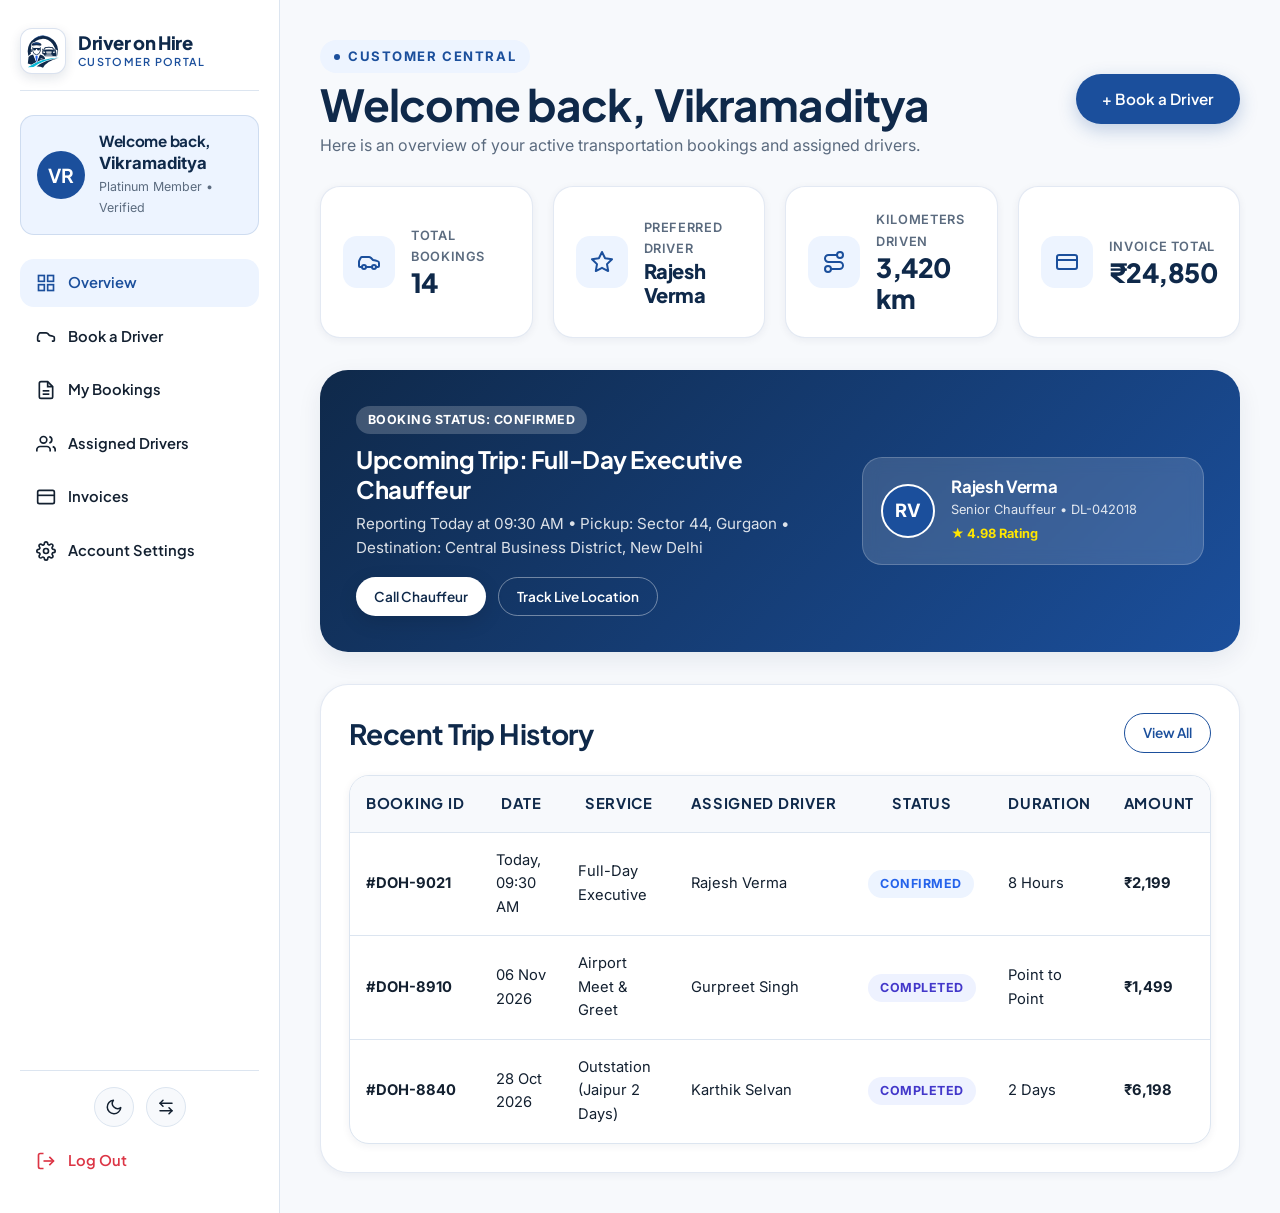
<file: dashboard.html>
<!DOCTYPE html>
<html lang="en" dir="ltr" data-theme="light">
<head>
  <meta charset="UTF-8">
  <meta name="viewport" content="width=device-width, initial-scale=1.0">
  <title>Customer Dashboard — Driver on Hire Service</title>
  <meta name="description" content="Manage your chauffeur bookings, review assigned driver profiles, download GST tax receipts, and order on-demand drivers.">
  <!-- Stylesheets -->
  <link rel="stylesheet" href="assets/css/style.css">
  <link rel="stylesheet" href="assets/css/dashboard.css">
  <link rel="icon" type="image/svg+xml" href="data:image/svg+xml,<svg xmlns='http://www.w3.org/2000/svg' viewBox='0 0 100 100'><rect width='100' height='100' rx='22' fill='%23FFFFFF'/><g transform='translate(5, 7.7) scale(0.9)'><path d='M15 67A40 40 0 1 1 86 64L79 59A32 32 0 1 0 21 62Z' fill='%230F294A'/><path d='M23 19A38 38 0 0 1 78 20A35 35 0 0 0 23 19Z' fill='%231B4F9C'/><path d='M16 40L14 48L25 51L26 46Z' fill='%230F294A'/><path d='M82 40L84 48L69 52L66 47Z' fill='%230F294A'/><path d='M46 43L52 35Q65 33 78 35L84 43L88 45L88 62L46 62Z' fill='%23FFFFFF'/><path d='M51 44L55 37Q65 35 76 37L80 44Z' fill='%230F294A'/><path d='M54 43L57 39Q65 38 74 39L77 43Z' fill='%23FFFFFF'/><rect x='47.5' y='41' width='4' height='3' rx='1' fill='%230F294A'/><rect x='79.5' y='41' width='4' height='3' rx='1' fill='%230F294A'/><path d='M48 45Q65 42 84 45L86 58Q86 61 82 61L48 61Z' fill='%230F294A'/><path d='M50 48L56 49L55 52L50 51Z' fill='%23FFFFFF'/><path d='M82 48L76 49L77 52L82 51Z' fill='%23FFFFFF'/><rect x='58' y='47.5' width='15' height='1.8' rx='0.9' fill='%23FFFFFF'/><rect x='58' y='50.5' width='15' height='1.8' rx='0.9' fill='%23FFFFFF'/><rect x='59' y='53.5' width='13' height='1.8' rx='0.9' fill='%23FFFFFF'/><rect x='56' y='57' width='19' height='2' rx='1' fill='%23FFFFFF'/><path d='M9 82L11 61Q15 55 21 53L19 31C19 20 47 20 47 31L45 53Q53 55 56 62L59 75Z' fill='%23FFFFFF'/><path d='M20 31C20 22 46 22 46 31L43 34L23 34Z' fill='%230F294A'/><path d='M23 29C25 24 41 24 43 29C39 27 27 27 23 29Z' fill='%231B4F9C'/><path d='M22 33Q33 31 44 33L43 35Q33 33 23 35Z' fill='%23FFFFFF'/><path d='M23 35Q33 39 43 35Q33 41 23 35Z' fill='%230F294A'/><path d='M23 37L23 47Q25 56 33 57Q41 56 43 47L43 37' fill='%23FFFFFF' stroke='%230F294A' stroke-width='2.2' stroke-linejoin='round'/><path d='M24 39H42V42Q42 46 38 46Q35 46 34 42H32Q31 46 28 46Q24 46 24 42Z' fill='%230F294A'/><path d='M10 80L12 63Q15 58 24 56L33 78L42 56Q51 58 54 63L57 74L22 84Z' fill='%230F294A'/><path d='M25 56L33 77L41 56Q33 59 25 56Z' fill='%23FFFFFF'/><path d='M31 59H35L36 63L33 78L30 63Z' fill='%232563EB'/><rect x='43' y='67' width='6' height='2' rx='1' fill='%23FFFFFF'/><path d='M6 92Q40 64 95 62L95 72Q60 76 50 94Z' fill='%23FFFFFF'/><path d='M10 90Q43 66 93 64Q51 70 25 89Z' fill='%2306B6D4'/><path d='M33 88Q53 71 91 66Q60 73 50 91Q42 87 33 88Z' fill='%230F294A'/></g></svg>">
</head>
<body>

  <!-- ==========================================================================
       CUSTOMER DASHBOARD MOBILE / TABLET NAVBAR (<= 1024px)
       ========================================================================== -->
  <header class="dash-mobile-header">
    <a href="index.html" class="brand-logo dash-mobile-brand" aria-label="Driver on Hire Home 1">
      <div class="logo-badge">
        <svg viewBox="0 0 100 94" fill="none" xmlns="http://www.w3.org/2000/svg" aria-hidden="true"><path d="M15 67A40 40 0 1 1 86 64L79 59A32 32 0 1 0 21 62Z" fill="#0F294A"/><path d="M23 19A38 38 0 0 1 78 20A35 35 0 0 0 23 19Z" fill="#1B4F9C"/><path d="M16 40L14 48L25 51L26 46Z" fill="#0F294A"/><path d="M82 40L84 48L69 52L66 47Z" fill="#0F294A"/><path d="M46 43L52 35Q65 33 78 35L84 43L88 45L88 62L46 62Z" fill="#FFFFFF"/><path d="M51 44L55 37Q65 35 76 37L80 44Z" fill="#0F294A"/><path d="M54 43L57 39Q65 38 74 39L77 43Z" fill="#FFFFFF"/><rect x="47.5" y="41" width="4" height="3" rx="1" fill="#0F294A"/><rect x="79.5" y="41" width="4" height="3" rx="1" fill="#0F294A"/><path d="M48 45Q65 42 84 45L86 58Q86 61 82 61L48 61Z" fill="#0F294A"/><path d="M50 48L56 49L55 52L50 51Z" fill="#FFFFFF"/><path d="M82 48L76 49L77 52L82 51Z" fill="#FFFFFF"/><rect x="58" y="47.5" width="15" height="1.8" rx="0.9" fill="#FFFFFF"/><rect x="58" y="50.5" width="15" height="1.8" rx="0.9" fill="#FFFFFF"/><rect x="59" y="53.5" width="13" height="1.8" rx="0.9" fill="#FFFFFF"/><rect x="56" y="57" width="19" height="2" rx="1" fill="#FFFFFF"/><path d="M9 82L11 61Q15 55 21 53L19 31C19 20 47 20 47 31L45 53Q53 55 56 62L59 75Z" fill="#FFFFFF"/><path d="M20 31C20 22 46 22 46 31L43 34L23 34Z" fill="#0F294A"/><path d="M23 29C25 24 41 24 43 29C39 27 27 27 23 29Z" fill="#1B4F9C"/><path d="M22 33Q33 31 44 33L43 35Q33 33 23 35Z" fill="#FFFFFF"/><path d="M23 35Q33 39 43 35Q33 41 23 35Z" fill="#0F294A"/><path d="M23 37L23 47Q25 56 33 57Q41 56 43 47L43 37" fill="#FFFFFF" stroke="#0F294A" stroke-width="2.2" stroke-linejoin="round"/><path d="M24 39H42V42Q42 46 38 46Q35 46 34 42H32Q31 46 28 46Q24 46 24 42Z" fill="#0F294A"/><path d="M10 80L12 63Q15 58 24 56L33 78L42 56Q51 58 54 63L57 74L22 84Z" fill="#0F294A"/><path d="M25 56L33 77L41 56Q33 59 25 56Z" fill="#FFFFFF"/><path d="M31 59H35L36 63L33 78L30 63Z" fill="#2563EB"/><rect x="43" y="67" width="6" height="2" rx="1" fill="#FFFFFF"/><path d="M6 92Q40 64 95 62L95 72Q60 76 50 94Z" fill="#FFFFFF"/><path d="M10 90Q43 66 93 64Q51 70 25 89Z" fill="#06B6D4"/><path d="M33 88Q53 71 91 66Q60 73 50 91Q42 87 33 88Z" fill="#0F294A"/></svg>
      </div>
      <div class="brand-text">
        <span class="brand-title">Driver on Hire</span>
        <span class="brand-subtitle">Customer Portal</span>
      </div>
    </a>

    <button type="button" class="hamburger-btn dash-hamburger-btn" aria-label="Toggle dashboard navigation" aria-expanded="false" aria-controls="dashSidebarDrawer">
      <span class="hamburger-line"></span>
      <span class="hamburger-line"></span>
      <span class="hamburger-line"></span>
    </button>
  </header>

  <div class="sidebar-overlay dash-sidebar-overlay" aria-hidden="true"></div>

  <!-- ==========================================================================
       CUSTOMER DASHBOARD INTERFACE
       ========================================================================== -->
  <div class="dashboard-layout">
    <!-- Dashboard Sidebar Navigation -->
    <aside class="dash-sidebar" id="dashSidebarDrawer" aria-label="Dashboard Navigation">
      <div class="dash-sidebar-header">
        <a href="index.html" class="brand-logo dash-brand-logo" aria-label="Driver on Hire Home 1">
          <div class="logo-badge">
            <svg viewBox="0 0 100 94" fill="none" xmlns="http://www.w3.org/2000/svg" aria-hidden="true"><path d="M15 67A40 40 0 1 1 86 64L79 59A32 32 0 1 0 21 62Z" fill="#0F294A"/><path d="M23 19A38 38 0 0 1 78 20A35 35 0 0 0 23 19Z" fill="#1B4F9C"/><path d="M16 40L14 48L25 51L26 46Z" fill="#0F294A"/><path d="M82 40L84 48L69 52L66 47Z" fill="#0F294A"/><path d="M46 43L52 35Q65 33 78 35L84 43L88 45L88 62L46 62Z" fill="#FFFFFF"/><path d="M51 44L55 37Q65 35 76 37L80 44Z" fill="#0F294A"/><path d="M54 43L57 39Q65 38 74 39L77 43Z" fill="#FFFFFF"/><rect x="47.5" y="41" width="4" height="3" rx="1" fill="#0F294A"/><rect x="79.5" y="41" width="4" height="3" rx="1" fill="#0F294A"/><path d="M48 45Q65 42 84 45L86 58Q86 61 82 61L48 61Z" fill="#0F294A"/><path d="M50 48L56 49L55 52L50 51Z" fill="#FFFFFF"/><path d="M82 48L76 49L77 52L82 51Z" fill="#FFFFFF"/><rect x="58" y="47.5" width="15" height="1.8" rx="0.9" fill="#FFFFFF"/><rect x="58" y="50.5" width="15" height="1.8" rx="0.9" fill="#FFFFFF"/><rect x="59" y="53.5" width="13" height="1.8" rx="0.9" fill="#FFFFFF"/><rect x="56" y="57" width="19" height="2" rx="1" fill="#FFFFFF"/><path d="M9 82L11 61Q15 55 21 53L19 31C19 20 47 20 47 31L45 53Q53 55 56 62L59 75Z" fill="#FFFFFF"/><path d="M20 31C20 22 46 22 46 31L43 34L23 34Z" fill="#0F294A"/><path d="M23 29C25 24 41 24 43 29C39 27 27 27 23 29Z" fill="#1B4F9C"/><path d="M22 33Q33 31 44 33L43 35Q33 33 23 35Z" fill="#FFFFFF"/><path d="M23 35Q33 39 43 35Q33 41 23 35Z" fill="#0F294A"/><path d="M23 37L23 47Q25 56 33 57Q41 56 43 47L43 37" fill="#FFFFFF" stroke="#0F294A" stroke-width="2.2" stroke-linejoin="round"/><path d="M24 39H42V42Q42 46 38 46Q35 46 34 42H32Q31 46 28 46Q24 46 24 42Z" fill="#0F294A"/><path d="M10 80L12 63Q15 58 24 56L33 78L42 56Q51 58 54 63L57 74L22 84Z" fill="#0F294A"/><path d="M25 56L33 77L41 56Q33 59 25 56Z" fill="#FFFFFF"/><path d="M31 59H35L36 63L33 78L30 63Z" fill="#2563EB"/><rect x="43" y="67" width="6" height="2" rx="1" fill="#FFFFFF"/><path d="M6 92Q40 64 95 62L95 72Q60 76 50 94Z" fill="#FFFFFF"/><path d="M10 90Q43 66 93 64Q51 70 25 89Z" fill="#06B6D4"/><path d="M33 88Q53 71 91 66Q60 73 50 91Q42 87 33 88Z" fill="#0F294A"/></svg>
          </div>
          <div class="brand-text">
            <span class="brand-title">Driver on Hire</span>
            <span class="brand-subtitle">Customer Portal</span>
          </div>
        </a>
        <button type="button" class="sidebar-close-btn dash-drawer-close" aria-label="Close dashboard navigation">✕</button>
      </div>

      <div class="dash-user-badge">
        <div class="dash-user-avatar">VR</div>
        <div class="dash-user-details">
          <h5>Welcome back,</h5>
          <strong class="dynamic-user-name" style="color:var(--heading-color); font-size:1.05rem;">Vikramaditya</strong>
          <p>Platinum Member &bull; Verified</p>
        </div>
      </div>

      <nav class="dash-menu" aria-label="Dashboard Section Tabs">
        <button type="button" class="dash-menu-item active" data-pane="overview">
          <svg viewBox="0 0 24 24" fill="none" stroke="currentColor" stroke-width="2"><rect x="3" y="3" width="7" height="7"/><rect x="14" y="3" width="7" height="7"/><rect x="14" y="14" width="7" height="7"/><rect x="3" y="14" width="7" height="7"/></svg>
          <span>Overview</span>
        </button>

        <button type="button" class="dash-menu-item" data-pane="book-driver">
          <svg viewBox="0 0 24 24" fill="none" stroke="currentColor" stroke-width="2"><path d="M19 17h2c.6 0 1-.4 1-1v-3c0-.9-.7-1.7-1.5-1.9C18.7 10.6 16 10 16 10s-1.3-1.4-2.2-2.3c-.5-.4-1.1-.7-1.8-.7H5c-.6 0-1.1.4-1.4.9l-1.4 2.9A3 3 0 0 0 2 12v4c0 .6.4 1 1 1h2"/></svg>
          <span>Book a Driver</span>
        </button>

        <button type="button" class="dash-menu-item" data-pane="my-bookings">
          <svg viewBox="0 0 24 24" fill="none" stroke="currentColor" stroke-width="2"><path d="M14 2H6a2 2 0 0 0-2 2v16a2 2 0 0 0 2 2h12a2 2 0 0 0 2-2V8z"/><polyline points="14 2 14 8 20 8"/><line x1="16" y1="13" x2="8" y2="13"/><line x1="16" y1="17" x2="8" y2="17"/></svg>
          <span>My Bookings</span>
        </button>

        <button type="button" class="dash-menu-item" data-pane="assigned-drivers">
          <svg viewBox="0 0 24 24" fill="none" stroke="currentColor" stroke-width="2"><path d="M17 21v-2a4 4 0 0 0-4-4H5a4 4 0 0 0-4 4v2"/><circle cx="9" cy="7" r="4"/><path d="M23 21v-2a4 4 0 0 0-3-3.87"/><path d="M16 3.13a4 4 0 0 1 0 7.75"/></svg>
          <span>Assigned Drivers</span>
        </button>

        <button type="button" class="dash-menu-item" data-pane="invoices">
          <svg viewBox="0 0 24 24" fill="none" stroke="currentColor" stroke-width="2"><rect x="2" y="4" width="20" height="16" rx="2"/><line x1="2" y1="10" x2="22" y2="10"/></svg>
          <span>Invoices</span>
        </button>

        <button type="button" class="dash-menu-item" data-pane="profile">
          <svg viewBox="0 0 24 24" fill="none" stroke="currentColor" stroke-width="2"><circle cx="12" cy="12" r="3"/><path d="M19.4 15a1.65 1.65 0 0 0 .33 1.82l.06.06a2 2 0 0 1 0 2.83 2 2 0 0 1-2.83 0l-.06-.06a1.65 1.65 0 0 0-1.82-.33 1.65 1.65 0 0 0-1 1.51V21a2 2 0 0 1-2 2 2 2 0 0 1-2-2v-.09A1.65 1.65 0 0 0 9 19.4a1.65 1.65 0 0 0-1.82.33l-.06.06a2 2 0 0 1-2.83 0 2 2 0 0 1 0-2.83l.06-.06a1.65 1.65 0 0 0 .33-1.82 1.65 1.65 0 0 0-1.51-1H3a2 2 0 0 1-2-2 2 2 0 0 1 2-2h.09A1.65 1.65 0 0 0 4.6 9a1.65 1.65 0 0 0-.33-1.82l-.06-.06a2 2 0 0 1 0-2.83 2 2 0 0 1 2.83 0l.06.06a1.65 1.65 0 0 0 1.82.33H9a1.65 1.65 0 0 0 1-1.51V3a2 2 0 0 1 2-2 2 2 0 0 1 2 2v.09a1.65 1.65 0 0 0 1 1.51 1.65 1.65 0 0 0 1.82-.33l.06-.06a2 2 0 0 1 2.83 0 2 2 0 0 1 0 2.83l-.06.06a1.65 1.65 0 0 0-.33 1.82V9a1.65 1.65 0 0 0 1.51 1H21a2 2 0 0 1 2 2 2 2 0 0 1-2 2h-.09a1.65 1.65 0 0 0-1.51 1z"/></svg>
          <span>Account Settings</span>
        </button>

        <div class="dash-sidebar-bottom">
          <div class="dash-controls-row">
            <button type="button" class="dash-control-btn theme-toggle-btn" aria-label="Toggle dark mode" title="Toggle Dark Mode">
              <span class="theme-icon" aria-hidden="true"><svg width="18" height="18" viewBox="0 0 24 24" fill="none" stroke="currentColor" stroke-width="2" stroke-linecap="round" stroke-linejoin="round"><path d="M21 12.79A9 9 0 1 1 11.21 3 7 7 0 0 0 21 12.79z"/></svg></span>
            </button>
            <button type="button" class="dash-control-btn rtl-toggle-btn" aria-label="Toggle text direction" title="Toggle RTL / LTR">
              <span class="rtl-icon" aria-hidden="true"><svg width="18" height="18" viewBox="0 0 24 24" fill="none" stroke="currentColor" stroke-width="2" stroke-linecap="round" stroke-linejoin="round"><path d="M8 3 4 7l4 4"/><path d="M4 7h16"/><path d="m16 21 4-4-4-4"/><path d="M20 17H4"/></svg></span>
            </button>
          </div>

          <button type="button" class="dash-menu-item dash-logout-btn" data-pane="logout">
            <svg viewBox="0 0 24 24" fill="none" stroke="currentColor" stroke-width="2"><path d="M9 21H5a2 2 0 0 1-2-2V5a2 2 0 0 1 2-2h4"/><polyline points="16 17 21 12 16 7"/><line x1="21" y1="12" x2="9" y2="12"/></svg>
            <span>Log Out</span>
          </button>
        </div>
      </nav>
    </aside>

    <!-- Main Dashboard Content Area -->
    <main class="dash-content">

      <!-- ======================================================================
           PANE 1: OVERVIEW
           Upcoming Booking, Assigned Driver, Booking Status, Total Bookings,
           Upcoming Trip, Invoice Summary
           ====================================================================== -->
      <section class="dash-pane active" id="overview">
        <div class="dash-topbar">
          <div>
            <span class="eyebrow" style="margin-bottom:4px;">Customer Central</span>
            <h2>Welcome back, <span class="dynamic-user-name">Vikramaditya</span></h2>
            <p style="color:var(--text-muted);">Here is an overview of your active transportation bookings and assigned drivers.</p>
          </div>
          <button type="button" class="btn btn-primary mobile-cta-btn" onclick="document.querySelector('[data-pane=\'book-driver\']').click();">
            <span>+ Book a Driver</span>
          </button>
        </div>

        <!-- 4 Key Stat Cards -->
        <div class="dash-stats-grid">
          <div class="stat-card">
            <div class="stat-icon" aria-hidden="true">
              <svg width="24" height="24" viewBox="0 0 24 24" fill="none" stroke="currentColor" stroke-width="2" stroke-linecap="round" stroke-linejoin="round"><path d="M19 17h2c.6 0 1-.4 1-1v-3c0-.9-.7-1.7-1.5-1.9C18.7 10.6 16 10 16 10s-1.3-1.4-2.2-2.3c-.5-.4-1.1-.7-1.8-.7H5c-.6 0-1.1.4-1.4.9l-1.4 2.9A3 3 0 0 0 2 12v4c0 .6.4 1 1 1h2"/><circle cx="7" cy="17" r="2"/><path d="M9 17h6"/><circle cx="17" cy="17" r="2"/></svg>
            </div>
            <div class="stat-info">
              <p>Total Bookings</p>
              <h3 id="totalBookingsCount">14</h3>
            </div>
          </div>

          <div class="stat-card">
            <div class="stat-icon" aria-hidden="true">
              <svg width="24" height="24" viewBox="0 0 24 24" fill="none" stroke="currentColor" stroke-width="2" stroke-linecap="round" stroke-linejoin="round"><polygon points="12 2 15.09 8.26 22 9.27 17 14.14 18.18 21.02 12 17.77 5.82 21.02 7 14.14 2 9.27 8.91 8.26 12 2"/></svg>
            </div>
            <div class="stat-info">
              <p>Preferred Driver</p>
              <h3 style="font-size:1.25rem;">Rajesh Verma</h3>
            </div>
          </div>

          <div class="stat-card">
            <div class="stat-icon" aria-hidden="true">
              <svg width="24" height="24" viewBox="0 0 24 24" fill="none" stroke="currentColor" stroke-width="2" stroke-linecap="round" stroke-linejoin="round"><circle cx="6" cy="19" r="3"/><path d="M9 19h8.5a3.5 3.5 0 0 0 0-7h-11a3.5 3.5 0 0 1 0-7H15"/><circle cx="18" cy="5" r="3"/></svg>
            </div>
            <div class="stat-info">
              <p>Kilometers Driven</p>
              <h3>3,420 km</h3>
            </div>
          </div>

          <div class="stat-card">
            <div class="stat-icon" aria-hidden="true">
              <svg width="24" height="24" viewBox="0 0 24 24" fill="none" stroke="currentColor" stroke-width="2" stroke-linecap="round" stroke-linejoin="round"><rect x="2" y="5" width="20" height="14" rx="2"/><line x1="2" y1="10" x2="22" y2="10"/></svg>
            </div>
            <div class="stat-info">
              <p>Invoice Total</p>
              <h3>₹24,850</h3>
            </div>
          </div>
        </div>

        <!-- Upcoming Booking Feature Banner -->
        <div class="upcoming-booking-card">
          <div>
            <span class="status-pill status-confirmed" style="background:rgba(255,255,255,0.2); color:#FFFFFF; margin-block-end:10px;">Booking Status: Confirmed</span>
            <h3 style="font-size:1.5rem; margin-block-end:8px;">Upcoming Trip: Full-Day Executive Chauffeur</h3>
            <p style="font-size:0.95rem; line-height:1.6; margin-block-end:16px;">Reporting Today at 09:30 AM &bull; Pickup: Sector 44, Gurgaon &bull; Destination: Central Business District, New Delhi</p>
            <div class="cta-btn-group" style="display:flex; gap:12px; flex-wrap:wrap;">
              <button type="button" class="btn btn-white btn-sm" onclick="showToast('Chauffeur notified: Arriving at 09:15 AM (15 mins early).');">Call Chauffeur</button>
              <button type="button" class="btn btn-outline btn-sm" style="color:#FFF; border-color:rgba(255,255,255,0.4);" onclick="showToast('Live vehicle tracking signal established.');">Track Live Location</button>
            </div>
          </div>

          <div class="upcoming-driver-pill">
            <div class="upcoming-driver-img" style="background:var(--accent-primary); color:#FFFFFF; display:flex; align-items:center; justify-content:center; font-weight:700; font-size:1.15rem; flex-shrink:0;">RV</div>
            <div>
              <h4 style="font-size:1.05rem; margin-block-end:2px;">Rajesh Verma</h4>
              <p style="font-size:0.8rem; margin:0;">Senior Chauffeur &bull; DL-042018</p>
              <span style="font-size:0.8rem; color:#FFE600; font-weight:700;">★ 4.98 Rating</span>
            </div>
          </div>
        </div>

        <!-- Recent Booking Table Preview -->
        <div class="dash-card">
          <div class="dash-card-header">
            <h3>Recent Trip History</h3>
            <button type="button" class="btn btn-outline btn-sm" onclick="document.querySelector('[data-pane=\'my-bookings\']').click();">View All</button>
          </div>
          <div class="table-responsive">
            <table class="data-table">
              <thead>
                <tr>
                  <th>Booking ID</th>
                  <th>Date</th>
                  <th>Service</th>
                  <th>Assigned Driver</th>
                  <th>Status</th>
                  <th>Duration</th>
                  <th>Amount</th>
                </tr>
              </thead>
              <tbody>
                <tr>
                  <td><strong>#DOH-9021</strong></td>
                  <td>Today, 09:30 AM</td>
                  <td>Full-Day Executive</td>
                  <td>Rajesh Verma</td>
                  <td><span class="status-pill status-confirmed">Confirmed</span></td>
                  <td>8 Hours</td>
                  <td><strong>₹2,199</strong></td>
                </tr>
                <tr>
                  <td><strong>#DOH-8910</strong></td>
                  <td>06 Nov 2026</td>
                  <td>Airport Meet & Greet</td>
                  <td>Gurpreet Singh</td>
                  <td><span class="status-pill status-completed">Completed</span></td>
                  <td>Point to Point</td>
                  <td><strong>₹1,499</strong></td>
                </tr>
                <tr>
                  <td><strong>#DOH-8840</strong></td>
                  <td>28 Oct 2026</td>
                  <td>Outstation (Jaipur 2 Days)</td>
                  <td>Karthik Selvan</td>
                  <td><span class="status-pill status-completed">Completed</span></td>
                  <td>2 Days</td>
                  <td><strong>₹6,198</strong></td>
                </tr>
              </tbody>
            </table>
          </div>
        </div>
      </section>

      <!-- ======================================================================
           PANE 2: BOOK A DRIVER
           Fields: Service Type, Pickup Location, Destination, Date, Start Time,
           Number of Hours, Vehicle Preference, Additional Instructions.
           Show: Estimated Price, Available Driver Slots, Confirm Booking
           ====================================================================== -->
      <section class="dash-pane dash-pane-centered" id="book-driver">
        <div class="dash-topbar">
          <div>
            <span class="eyebrow" style="margin-bottom:4px;">Direct Booking</span>
            <h2>Book a Driver Immediately</h2>
            <p style="color:var(--text-muted);">Reserve an experienced chauffeur directly from your customer account.</p>
          </div>
        </div>

        <div class="dash-card" style="max-width:860px;">
          <form id="dashBookingForm" style="display:flex; flex-direction:column; gap:20px;">
            <div style="display:grid; grid-template-columns:1fr 1fr; gap:16px;" class="grid-2">
              <div class="form-group">
                <label for="dashBookService" class="form-label">Service Type *</label>
                <select id="dashBookService" class="form-control" required>
                  <option value="hourly">Hourly Driver (₹399/hr)</option>
                  <option value="half-day">Half Day 4 Hours (₹1,299)</option>
                  <option value="full-day" selected>Full Day 8 Hours (₹2,199)</option>
                  <option value="outstation">Outstation Long Distance (₹2,899/day)</option>
                  <option value="airport">Airport Pickup (₹1,499)</option>
                  <option value="corporate">Corporate Chauffeur (₹449/hr)</option>
                </select>
              </div>

              <div class="form-group">
                <label for="dashBookVehicle" class="form-label">Vehicle Make / Model Preference *</label>
                <input type="text" id="dashBookVehicle" class="form-control" placeholder="e.g. Mercedes E-Class, BMW 5, Innova Crysta" required>
              </div>
            </div>

            <div style="display:grid; grid-template-columns:1fr 1fr; gap:16px;" class="grid-2">
              <div class="form-group">
                <label for="dashBookPickup" class="form-label">Pickup Location *</label>
                <input type="text" id="dashBookPickup" class="form-control" placeholder="Residential Address / Office Tower" required>
              </div>

              <div class="form-group">
                <label for="dashBookDrop" class="form-label">Drop-off Destination</label>
                <input type="text" id="dashBookDrop" class="form-control" placeholder="Destination address or landmark">
              </div>
            </div>

            <div class="grid-3" style="display:grid; grid-template-columns:1fr 1fr 1fr; gap:16px;">
              <div class="form-group">
                <label for="dashBookDate" class="form-label">Travel Date *</label>
                <input type="date" id="dashBookDate" class="form-control" required>
              </div>

              <div class="form-group">
                <label for="dashBookTime" class="form-label">Start Time *</label>
                <input type="time" id="dashBookTime" class="form-control" value="09:00" required>
              </div>

              <div class="form-group">
                <label for="dashBookHours" class="form-label">Number of Hours *</label>
                <input type="number" id="dashBookHours" class="form-control" min="2" max="48" value="8" required>
              </div>
            </div>

            <div class="form-group">
              <label for="dashBookNotes" class="form-label">Additional Instructions / Driver Language Preference</label>
              <textarea id="dashBookNotes" class="form-control" rows="2" placeholder="e.g. Require English-fluent driver in formal tie; client luggage assistance needed at terminal..."></textarea>
            </div>

            <!-- Price and Slot Preview -->
            <div style="background:var(--color-soft-green); border:1px solid rgba(27, 79, 156,0.25); border-radius:var(--radius-lg); padding:20px; display:flex; justify-content:space-between; align-items:center; flex-wrap:wrap; gap:16px;">
              <div>
                <span style="font-size:0.8rem; text-transform:uppercase; font-weight:700; color:var(--text-muted); display:block;">Estimated Trip Fare</span>
                <strong id="dashEstPrice" style="font-size:2rem; color:var(--accent-primary); font-family:var(--font-heading);">₹2,199</strong>
                <span style="display:block; font-size:0.8rem; color:var(--text-muted);">Includes driver honorarium, insurance & GST</span>
              </div>

              <div style="text-align:right;">
                <span class="status-badge" style="color:var(--accent-emerald); font-size:0.85rem; margin-block-end:4px;">Available Driver Slots: 8 Chauffeurs Nearby</span>
                <p style="font-size:0.8rem; color:var(--text-muted);">Immediate assignment upon submission</p>
              </div>
            </div>

            <button type="submit" class="btn btn-primary btn-lg mobile-cta-btn" style="align-self:center;">
              <span>Confirm Booking & Match Driver</span>
              <svg width="18" height="18" viewBox="0 0 24 24" fill="none" stroke="currentColor" stroke-width="2.2"><path d="M5 12h14M12 5l7 7-7 7"/></svg>
            </button>
          </form>
        </div>
      </section>

      <!-- ======================================================================
           PANE 3: MY BOOKINGS
           Booking ID, Date, Service, Assigned Driver, Status, Duration, Amount
           ====================================================================== -->
      <section class="dash-pane" id="my-bookings">
        <div class="dash-topbar">
          <div>
            <span class="eyebrow" style="margin-bottom:4px;">Trip Records</span>
            <h2>My Bookings & Trip History</h2>
            <p style="color:var(--text-muted);">Review your current active journeys and past completed reservations.</p>
          </div>
        </div>

        <div class="dash-card">
          <div class="table-responsive">
            <table class="data-table">
              <thead>
                <tr>
                  <th>Booking ID</th>
                  <th>Date</th>
                  <th>Service</th>
                  <th>Assigned Driver</th>
                  <th>Status</th>
                  <th>Duration</th>
                  <th>Amount</th>
                </tr>
              </thead>
              <tbody id="myBookingsTableBody">
                <tr>
                  <td><strong>#DOH-9021</strong></td>
                  <td>Today, 09:30 AM</td>
                  <td>Full-Day Executive</td>
                  <td>Rajesh Verma</td>
                  <td><span class="status-pill status-confirmed">Confirmed</span></td>
                  <td>8 Hours</td>
                  <td><strong>₹2,199</strong></td>
                </tr>
                <tr>
                  <td><strong>#DOH-8910</strong></td>
                  <td>06 Nov 2026</td>
                  <td>Airport Meet & Greet</td>
                  <td>Gurpreet Singh</td>
                  <td><span class="status-pill status-completed">Completed</span></td>
                  <td>Point to Point</td>
                  <td><strong>₹1,499</strong></td>
                </tr>
                <tr>
                  <td><strong>#DOH-8840</strong></td>
                  <td>28 Oct 2026</td>
                  <td>Outstation (Jaipur 2 Days)</td>
                  <td>Karthik Selvan</td>
                  <td><span class="status-pill status-completed">Completed</span></td>
                  <td>2 Days</td>
                  <td><strong>₹6,198</strong></td>
                </tr>
                <tr>
                  <td><strong>#DOH-8712</strong></td>
                  <td>14 Oct 2026</td>
                  <td>Hourly Driver</td>
                  <td>Amit Sharma</td>
                  <td><span class="status-pill status-completed">Completed</span></td>
                  <td>4 Hours</td>
                  <td><strong>₹1,299</strong></td>
                </tr>
                <tr>
                  <td><strong>#DOH-8605</strong></td>
                  <td>02 Oct 2026</td>
                  <td>Corporate Delegation</td>
                  <td>Vikram Rathore</td>
                  <td><span class="status-pill status-completed">Completed</span></td>
                  <td>12 Hours</td>
                  <td><strong>₹3,197</strong></td>
                </tr>
              </tbody>
            </table>
          </div>
        </div>
      </section>

      <!-- ======================================================================
           PANE 4: ASSIGNED DRIVERS
           4 Cards with unique images:
           1. images/image-20.png (Suresh Patil)
           2. images/image-15.png (Kenji Takahashi)
           3. images/image-58.png (Arun Nair)
           4. images/image-64.png (Deepak Joshi)
           ====================================================================== -->
      <section class="dash-pane" id="assigned-drivers">
        <div class="dash-topbar">
          <div>
            <span class="eyebrow" style="margin-bottom:4px;">Chauffeur Roster</span>
            <h2>Assigned & Frequent Drivers</h2>
            <p style="color:var(--text-muted);">Chauffeurs who have safely driven your vehicles or are allocated to your upcoming schedules.</p>
          </div>
        </div>

        <div class="assigned-drivers-grid">
          <!-- Driver 1: Suresh Patil (images/image-20.png) -->
          <div class="assigned-driver-card">
            <img src="images/image-20.png" alt="Suresh Patil, Indian chauffeur driving in city" class="assigned-driver-thumb" width="866" height="650">
            <div class="assigned-driver-meta">
              <div style="display:flex; justify-content:space-between; align-items:center;">
                <h4 style="font-size:1.15rem; margin-bottom:0;">Suresh Patil</h4>
                <span class="status-badge" style="color:var(--accent-emerald);">Assigned</span>
              </div>
              <span style="font-size:0.85rem; color:var(--accent-primary); font-weight:700;">City Commute & Family Specialist</span>
              <p style="font-size:0.82rem; color:var(--text-muted); margin:4px 0 8px;"><strong>Experience:</strong> 11+ Years &bull; <strong>Languages:</strong> English, Hindi, Marathi</p>
              <div class="assigned-driver-actions" style="display:flex; justify-content:space-between; align-items:center;">
                <span style="font-weight:700; color:#E0A800; font-size:0.88rem;">★ 4.97 Rating</span>
                <button type="button" class="btn btn-outline btn-sm" onclick="showToast('Contacting Suresh Patil: +91 98200 XXXXX');">Call Driver</button>
              </div>
            </div>
          </div>

          <!-- Driver 2: Kenji Takahashi (images/image-15.png) -->
          <div class="assigned-driver-card">
            <img src="images/image-15.png" alt="Kenji Takahashi, Driver in uniform cap and white gloves" class="assigned-driver-thumb" width="600" height="450">
            <div class="assigned-driver-meta">
              <div style="display:flex; justify-content:space-between; align-items:center;">
                <h4 style="font-size:1.15rem; margin-bottom:0;">Kenji Takahashi</h4>
                <span class="status-badge" style="color:var(--accent-emerald);">Frequent Chauffeur</span>
              </div>
              <span style="font-size:0.85rem; color:var(--accent-primary); font-weight:700;">Executive Protocol & VIP Escort</span>
              <p style="font-size:0.82rem; color:var(--text-muted); margin:4px 0 8px;"><strong>Experience:</strong> 12+ Years &bull; <strong>Languages:</strong> English, Japanese</p>
              <div class="assigned-driver-actions" style="display:flex; justify-content:space-between; align-items:center;">
                <span style="font-weight:700; color:#E0A800; font-size:0.88rem;">★ 4.99 Rating</span>
                <button type="button" class="btn btn-outline btn-sm" onclick="showToast('Contacting Kenji Takahashi: +91 98110 XXXXX');">Call Driver</button>
              </div>
            </div>
          </div>

          <!-- Driver 3: Arun Nair (images/image-58.png) -->
          <div class="assigned-driver-card">
            <img src="images/image-58.png" alt="Arun Nair, Driver in sunglasses cruising highway" class="assigned-driver-thumb" width="728" height="483">
            <div class="assigned-driver-meta">
              <div style="display:flex; justify-content:space-between; align-items:center;">
                <h4 style="font-size:1.15rem; margin-bottom:0;">Arun Nair</h4>
                <span class="status-badge" style="color:var(--accent-emerald);">Highway Certified</span>
              </div>
              <span style="font-size:0.85rem; color:var(--accent-primary); font-weight:700;">Intercity & Hill Station Specialist</span>
              <p style="font-size:0.82rem; color:var(--text-muted); margin:4px 0 8px;"><strong>Experience:</strong> 14+ Years &bull; <strong>Languages:</strong> English, Hindi, Malayalam</p>
              <div class="assigned-driver-actions" style="display:flex; justify-content:space-between; align-items:center;">
                <span style="font-weight:700; color:#E0A800; font-size:0.88rem;">★ 4.98 Rating</span>
                <button type="button" class="btn btn-outline btn-sm" onclick="showToast('Contacting Arun Nair: +91 97400 XXXXX');">Call Driver</button>
              </div>
            </div>
          </div>

          <!-- Driver 4: Deepak Joshi (images/image-64.png) -->
          <div class="assigned-driver-card">
            <img src="images/image-64.png" alt="Deepak Joshi, Chauffeur in white uniform with welcome basket beside sedan" class="assigned-driver-thumb" width="720" height="480">
            <div class="assigned-driver-meta">
              <div style="display:flex; justify-content:space-between; align-items:center;">
                <h4 style="font-size:1.15rem; margin-bottom:0;">Deepak Joshi</h4>
                <span class="status-badge" style="color:var(--accent-emerald);">Hospitality Awardee</span>
              </div>
              <span style="font-size:0.85rem; color:var(--accent-primary); font-weight:700;">Airport Welcome & Luxury Hospitality</span>
              <p style="font-size:0.82rem; color:var(--text-muted); margin:4px 0 8px;"><strong>Experience:</strong> 9+ Years &bull; <strong>Languages:</strong> English, Hindi</p>
              <div class="assigned-driver-actions" style="display:flex; justify-content:space-between; align-items:center;">
                <span style="font-weight:700; color:#E0A800; font-size:0.88rem;">★ 4.96 Rating</span>
                <button type="button" class="btn btn-outline btn-sm" onclick="showToast('Contacting Deepak Joshi: +91 99350 XXXXX');">Call Driver</button>
              </div>
            </div>
          </div>
        </div>
      </section>

      <!-- ======================================================================
           PANE 5: INVOICES
           Invoice Number, Booking ID, Date, Amount, Payment Status, View Invoice
           ====================================================================== -->
      <section class="dash-pane" id="invoices">
        <div class="dash-topbar">
          <div>
            <span class="eyebrow" style="margin-bottom:4px;">Billing & Compliance</span>
            <h2>Invoices & GST Receipts</h2>
            <p style="color:var(--text-muted);">Download official GST tax invoices for corporate expense claims and personal records.</p>
          </div>
        </div>

        <div class="dash-card">
          <div class="table-responsive">
            <table class="data-table">
              <thead>
                <tr>
                  <th>Invoice #</th>
                  <th>Booking ID</th>
                  <th>Billing Date</th>
                  <th>Amount</th>
                  <th>Payment Status</th>
                  <th>Action</th>
                </tr>
              </thead>
              <tbody>
                <tr>
                  <td><strong>#INV-2026-0941</strong></td>
                  <td>#DOH-9021</td>
                  <td>10 Nov 2026</td>
                  <td><strong>₹2,199.00</strong></td>
                  <td><span class="status-pill status-confirmed">Paid via UPI</span></td>
                  <td><button type="button" class="btn btn-outline btn-sm" onclick="showToast('Downloading GST PDF invoice #INV-2026-0941...');">Download PDF</button></td>
                </tr>
                <tr>
                  <td><strong>#INV-2026-0882</strong></td>
                  <td>#DOH-8910</td>
                  <td>06 Nov 2026</td>
                  <td><strong>₹1,499.00</strong></td>
                  <td><span class="status-pill status-confirmed">Paid via Card</span></td>
                  <td><button type="button" class="btn btn-outline btn-sm" onclick="showToast('Downloading GST PDF invoice #INV-2026-0882...');">Download PDF</button></td>
                </tr>
                <tr>
                  <td><strong>#INV-2026-0810</strong></td>
                  <td>#DOH-8840</td>
                  <td>28 Oct 2026</td>
                  <td><strong>₹6,198.00</strong></td>
                  <td><span class="status-pill status-confirmed">Corporate Billed</span></td>
                  <td><button type="button" class="btn btn-outline btn-sm" onclick="showToast('Downloading GST PDF invoice #INV-2026-0810...');">Download PDF</button></td>
                </tr>
                <tr>
                  <td><strong>#INV-2026-0734</strong></td>
                  <td>#DOH-8712</td>
                  <td>14 Oct 2026</td>
                  <td><strong>₹1,299.00</strong></td>
                  <td><span class="status-pill status-confirmed">Paid via UPI</span></td>
                  <td><button type="button" class="btn btn-outline btn-sm" onclick="showToast('Downloading GST PDF invoice #INV-2026-0734...');">Download PDF</button></td>
                </tr>
              </tbody>
            </table>
          </div>
        </div>
      </section>

      <!-- ======================================================================
           PANE 6: PROFILE
           ====================================================================== -->
      <section class="dash-pane dash-pane-centered" id="profile">
        <div class="dash-topbar">
          <div>
            <span class="eyebrow" style="margin-bottom:4px;">Account Preferences</span>
            <h2>Profile & Notification Settings</h2>
            <p style="color:var(--text-muted);">Manage your registered contact information, emergency contacts, and vehicle profiles.</p>
          </div>
        </div>

        <div class="dash-card" style="max-width:720px;">
          <form onsubmit="event.preventDefault(); showToast('Profile settings saved successfully!', 'success');" style="display:flex; flex-direction:column; gap:18px;">
            <div style="display:grid; grid-template-columns:1fr 1fr; gap:16px;" class="grid-2">
              <div class="form-group">
                <label for="profName" class="form-label">Full Name</label>
                <input type="text" id="profName" class="form-control" value="Vikramaditya Singhania" required>
              </div>
              <div class="form-group">
                <label for="profEmail" class="form-label">Email Address</label>
                <input type="email" id="profEmail" class="form-control" value="vikram@executive.com" required>
              </div>
            </div>

            <div style="display:grid; grid-template-columns:1fr 1fr; gap:16px;" class="grid-2">
              <div class="form-group">
                <label for="profPhone" class="form-label">Primary Mobile</label>
                <input type="tel" id="profPhone" class="form-control" value="+91 98101 23456" required>
              </div>
              <div class="form-group">
                <label for="profCity" class="form-label">Home Base City</label>
                <input type="text" id="profCity" class="form-control" value="New Delhi / NCR">
              </div>
            </div>

            <div class="form-group">
              <label for="profVehicles" class="form-label">Registered Personal Vehicles (Optional)</label>
              <input type="text" id="profVehicles" class="form-control" value="BMW 530d (2024), Toyota Innova Crysta ZX (2023)">
              <small style="color:var(--text-muted);">Our dispatch algorithm automatically pairs drivers familiar with these vehicles.</small>
            </div>

            <button type="submit" class="btn btn-primary mobile-cta-btn" style="align-self:center;">
              <span>Save Changes</span>
            </button>
          </form>
        </div>
      </section>
    </main>
  </div>

  <!-- Scripts -->
  <script src="assets/js/main.js"></script>
  <script src="assets/js/dashboard.js"></script>
</body>
</html>
</file>
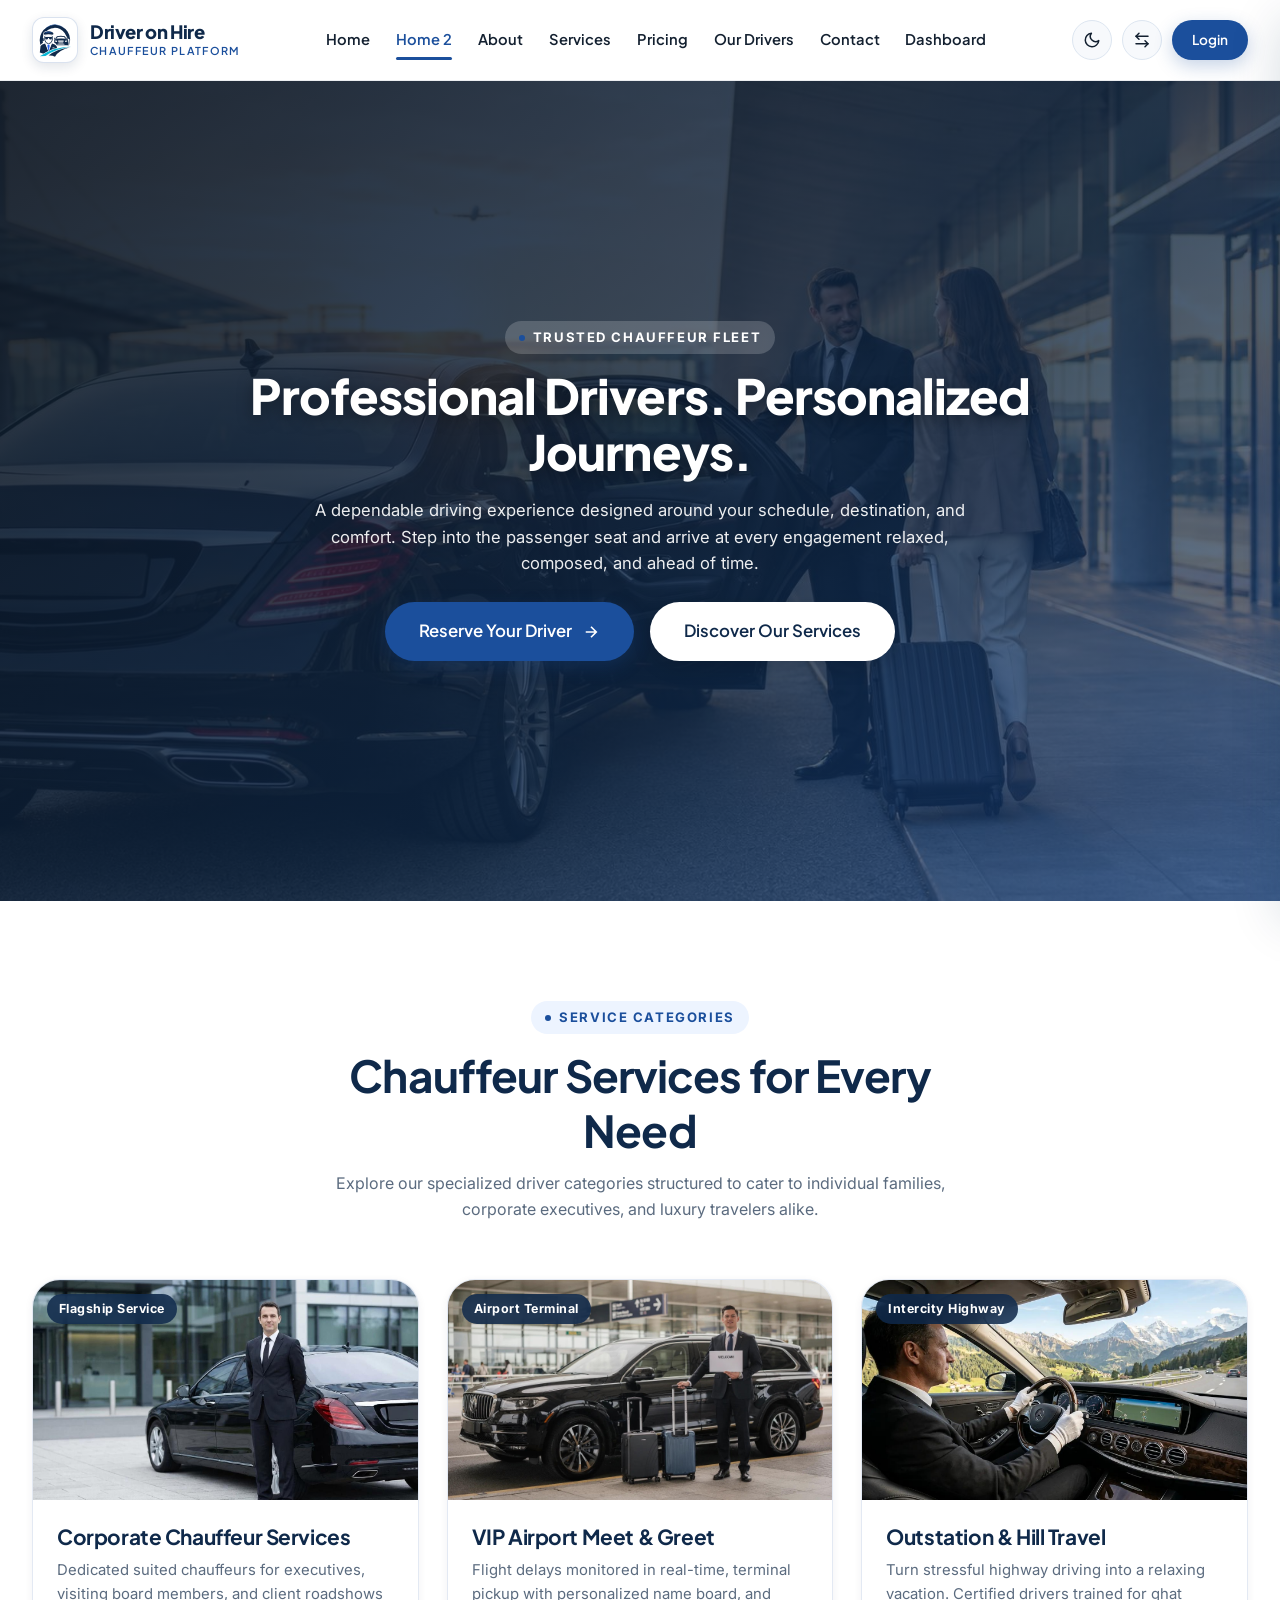
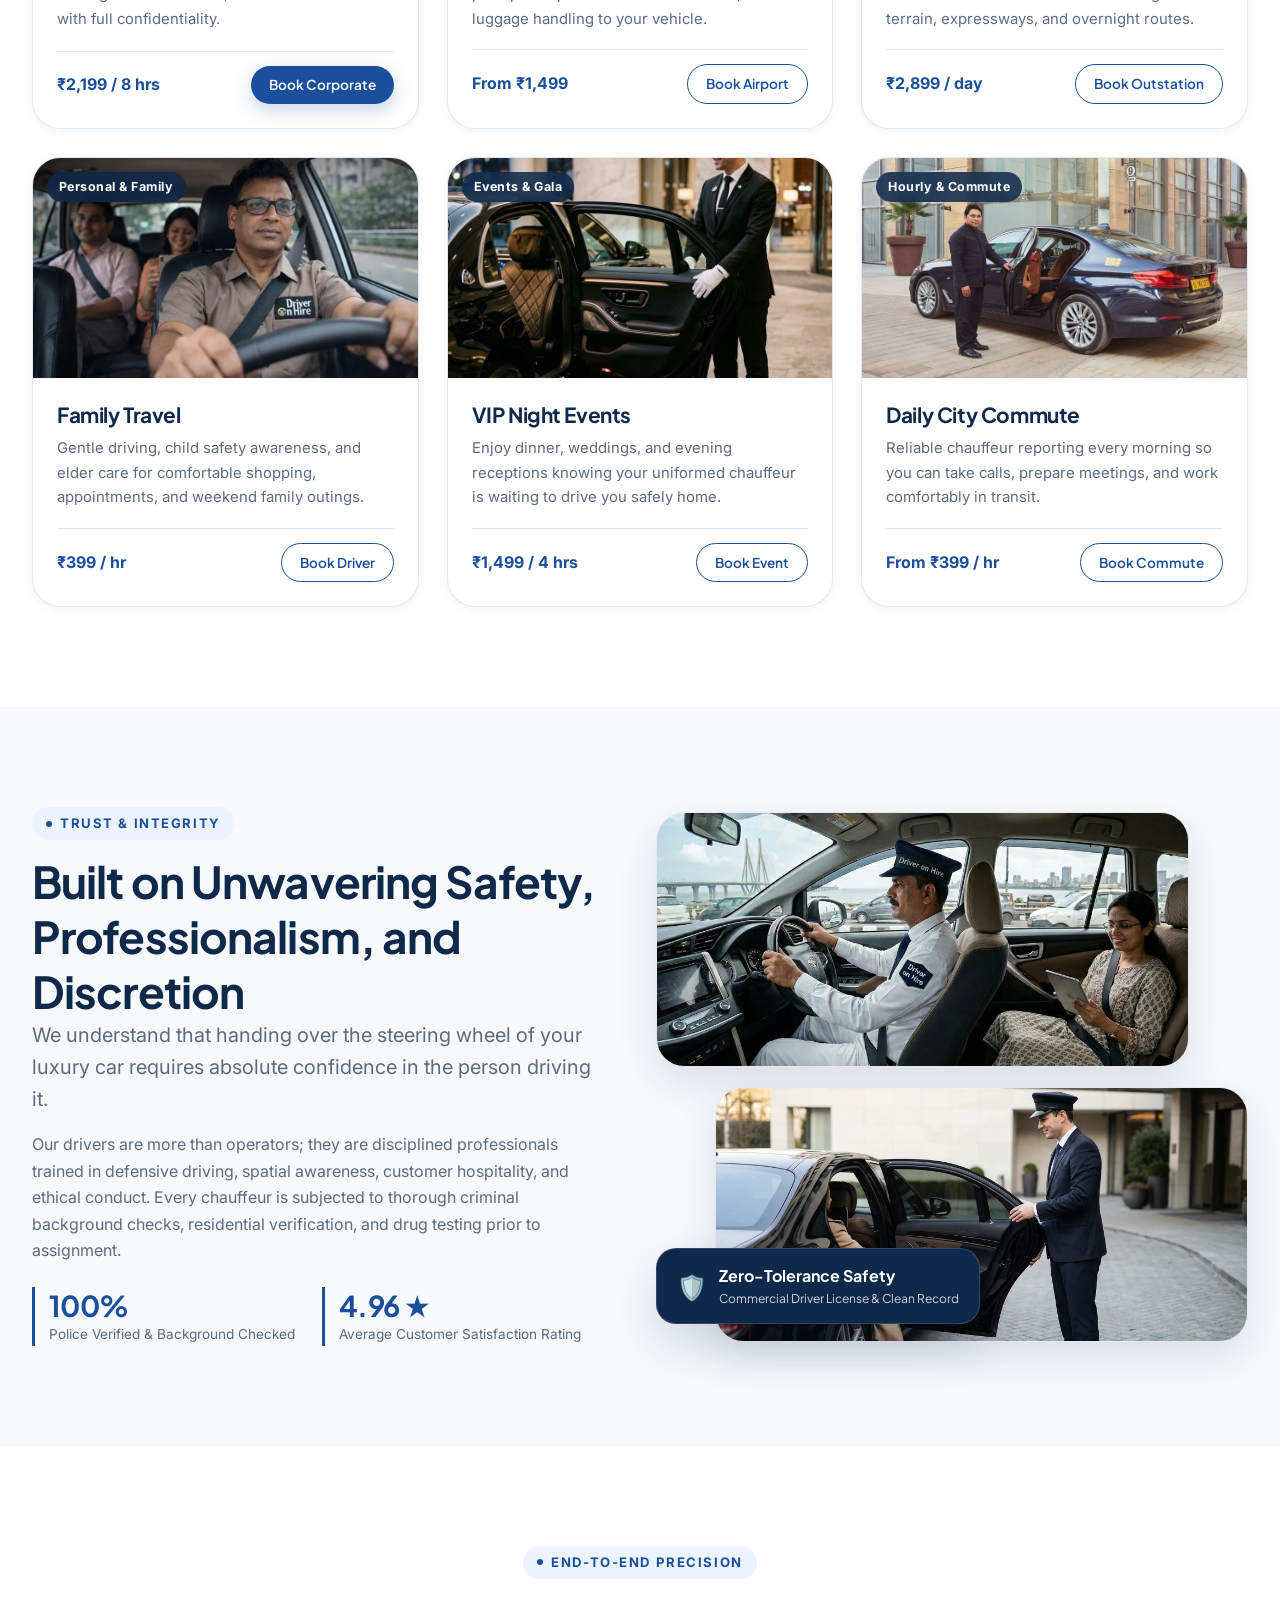
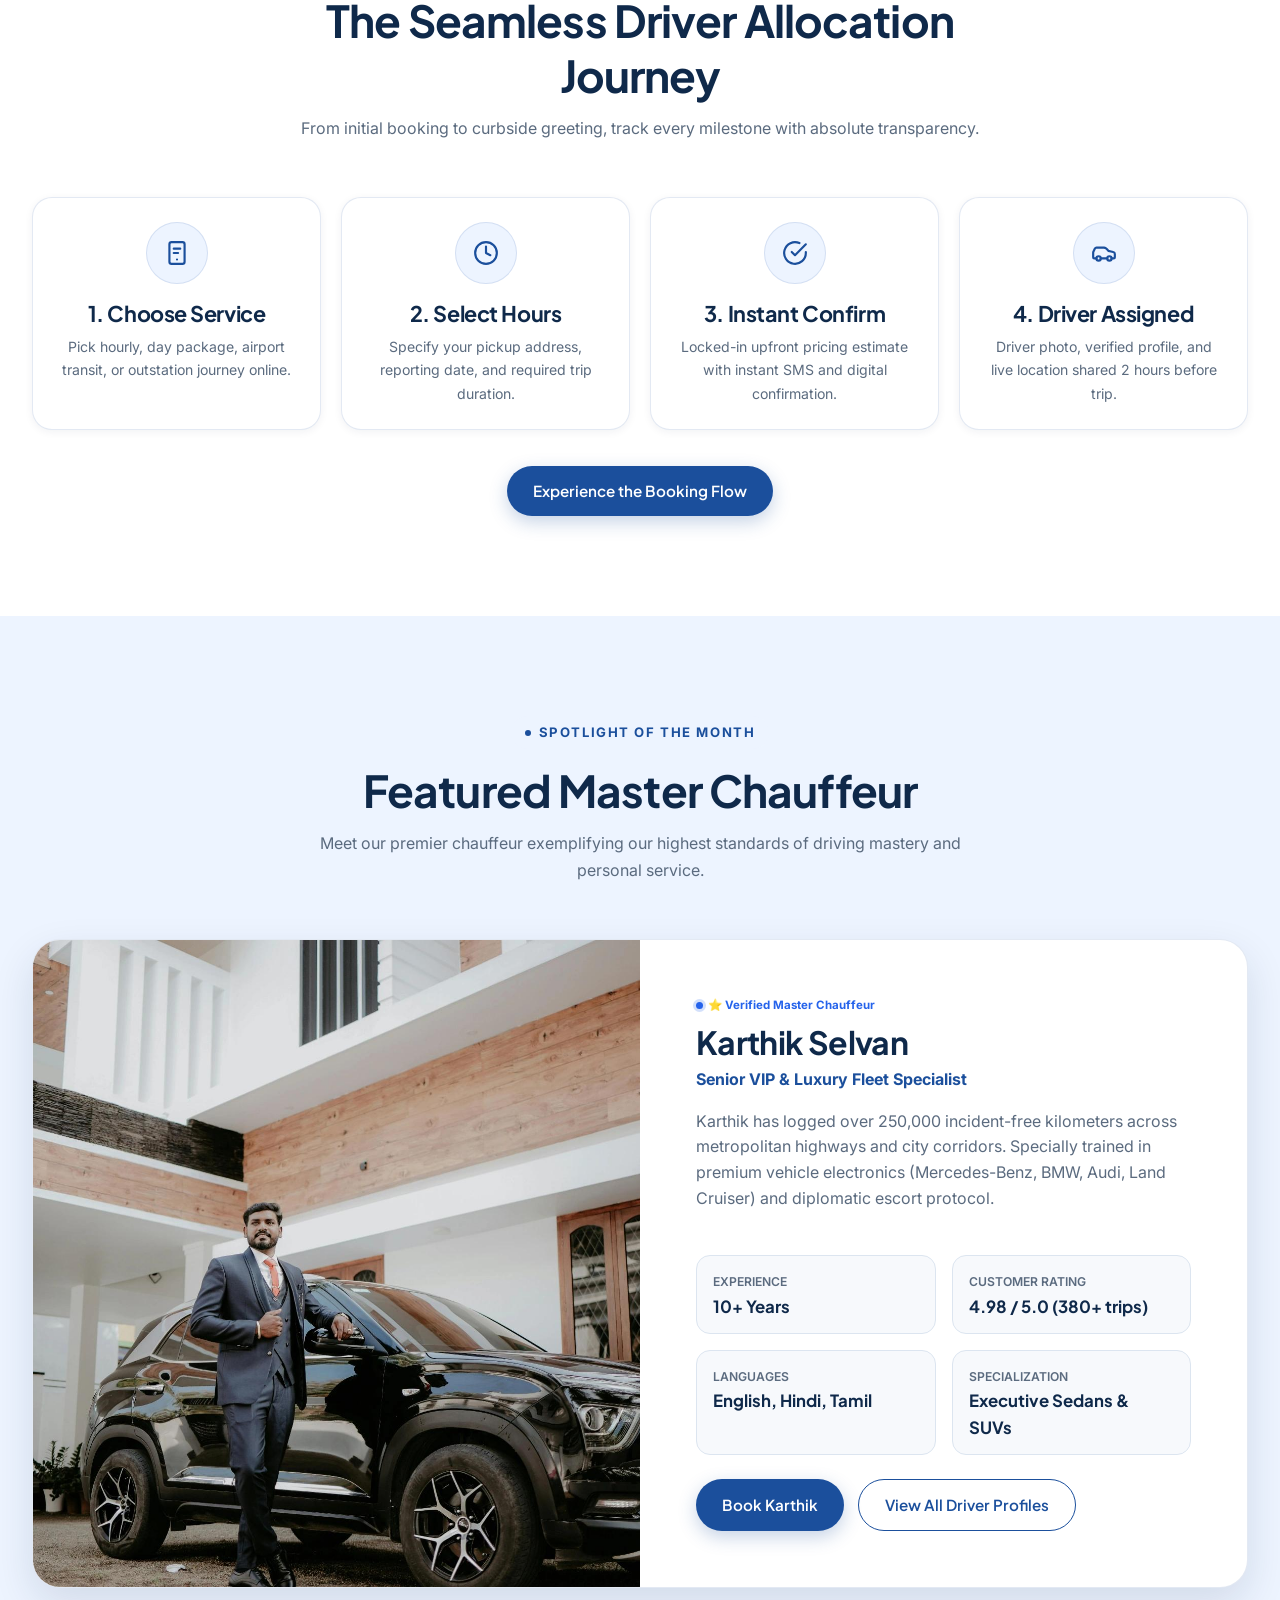
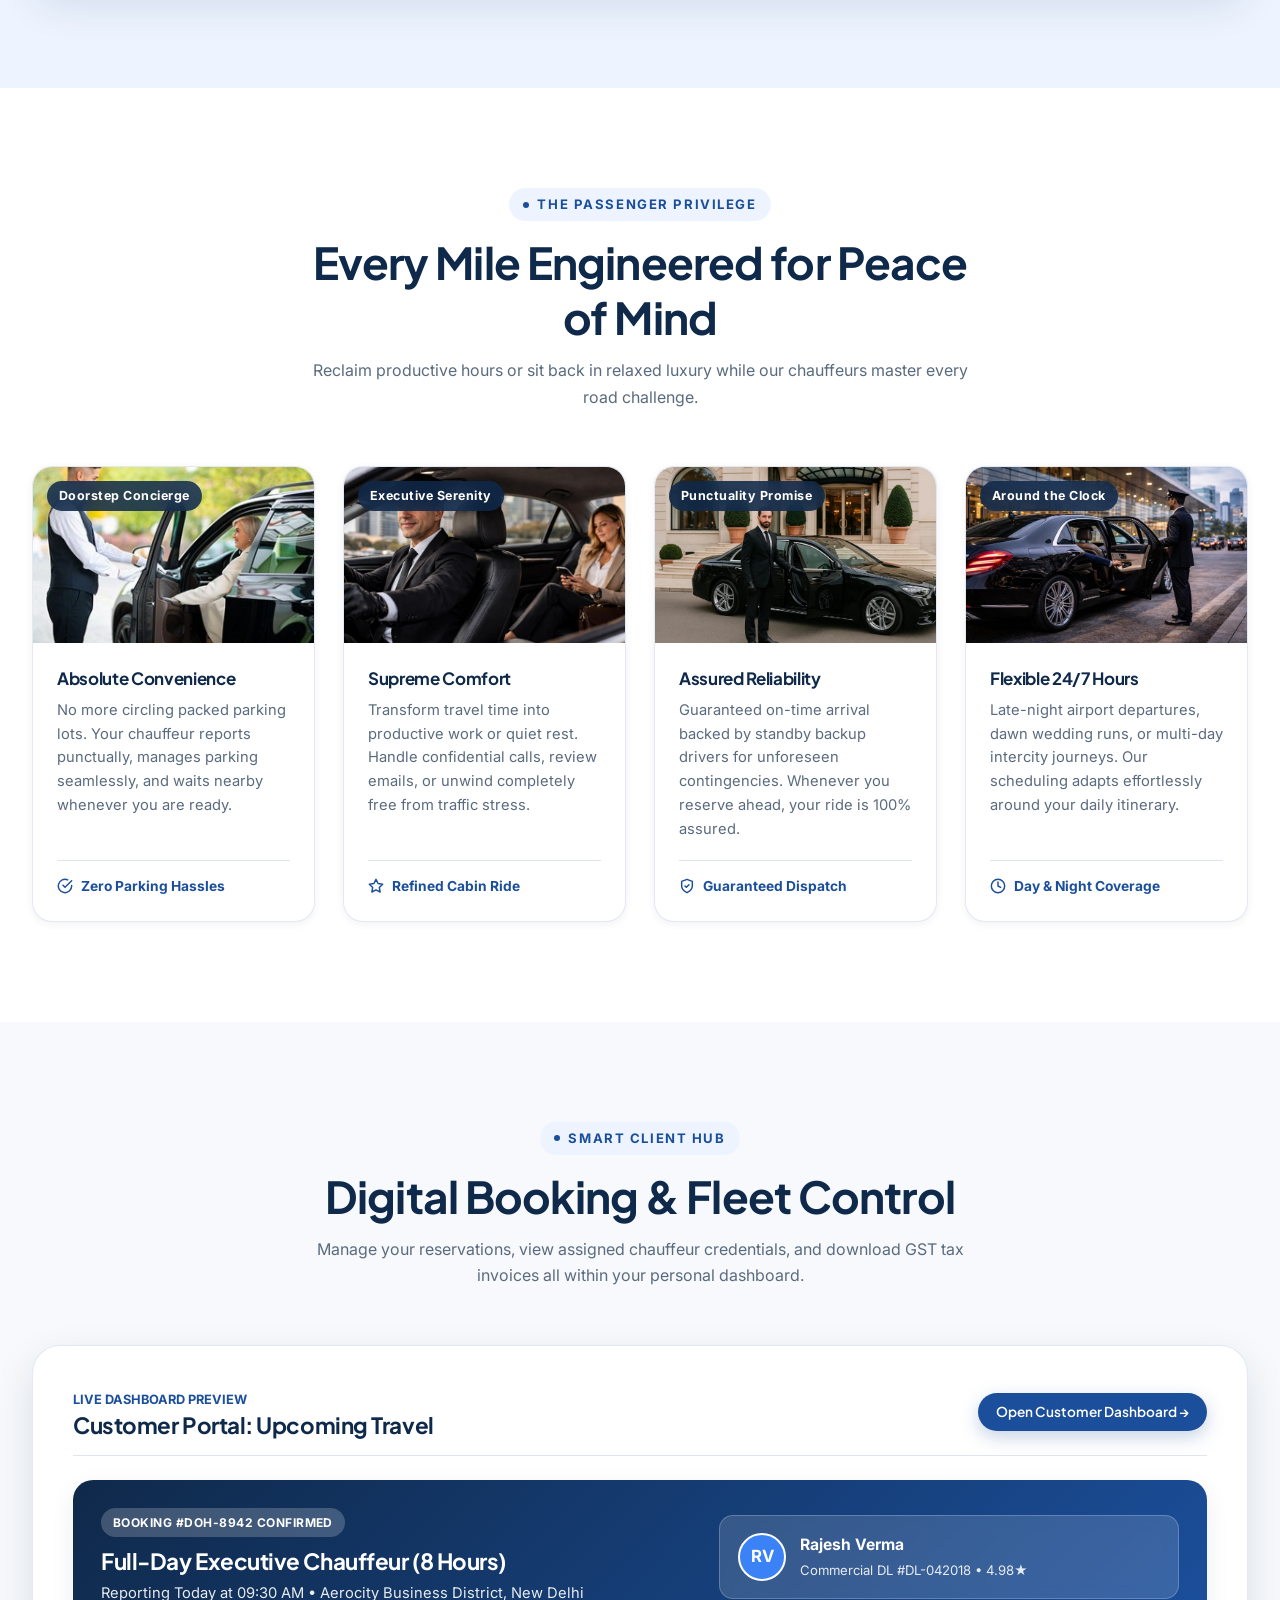
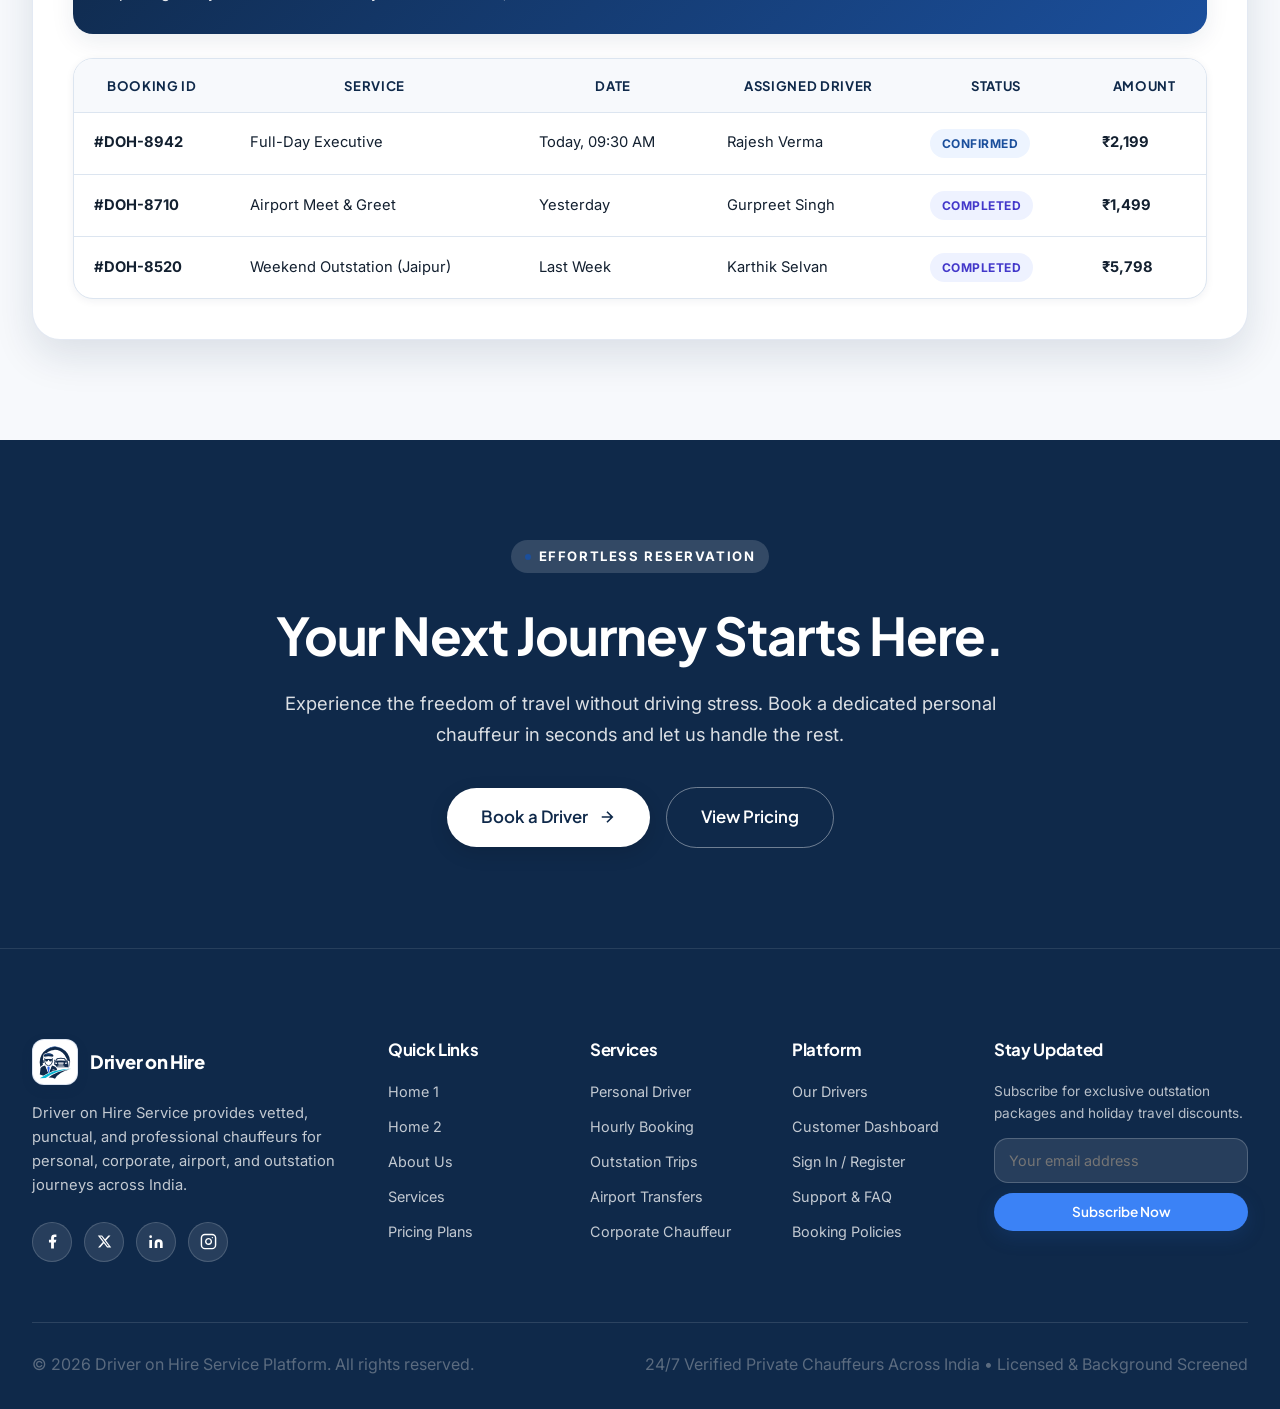
<file: home-2.html>
<!DOCTYPE html>
<html lang="en" dir="ltr" data-theme="light">
<head>
  <meta charset="UTF-8">
  <meta name="viewport" content="width=device-width, initial-scale=1.0">
  <title>Personalized Journeys — Driver on Hire Service</title>
  <meta name="description" content="A dependable driving experience designed around your schedule, destination, and comfort. Explore our bespoke chauffeur fleet.">
  <!-- Stylesheets -->
  <link rel="stylesheet" href="assets/css/style.css">
  <link rel="icon" type="image/svg+xml" href="data:image/svg+xml,<svg xmlns='http://www.w3.org/2000/svg' viewBox='0 0 100 100'><rect width='100' height='100' rx='22' fill='%23FFFFFF'/><g transform='translate(5, 7.7) scale(0.9)'><path d='M15 67A40 40 0 1 1 86 64L79 59A32 32 0 1 0 21 62Z' fill='%230F294A'/><path d='M23 19A38 38 0 0 1 78 20A35 35 0 0 0 23 19Z' fill='%231B4F9C'/><path d='M16 40L14 48L25 51L26 46Z' fill='%230F294A'/><path d='M82 40L84 48L69 52L66 47Z' fill='%230F294A'/><path d='M46 43L52 35Q65 33 78 35L84 43L88 45L88 62L46 62Z' fill='%23FFFFFF'/><path d='M51 44L55 37Q65 35 76 37L80 44Z' fill='%230F294A'/><path d='M54 43L57 39Q65 38 74 39L77 43Z' fill='%23FFFFFF'/><rect x='47.5' y='41' width='4' height='3' rx='1' fill='%230F294A'/><rect x='79.5' y='41' width='4' height='3' rx='1' fill='%230F294A'/><path d='M48 45Q65 42 84 45L86 58Q86 61 82 61L48 61Z' fill='%230F294A'/><path d='M50 48L56 49L55 52L50 51Z' fill='%23FFFFFF'/><path d='M82 48L76 49L77 52L82 51Z' fill='%23FFFFFF'/><rect x='58' y='47.5' width='15' height='1.8' rx='0.9' fill='%23FFFFFF'/><rect x='58' y='50.5' width='15' height='1.8' rx='0.9' fill='%23FFFFFF'/><rect x='59' y='53.5' width='13' height='1.8' rx='0.9' fill='%23FFFFFF'/><rect x='56' y='57' width='19' height='2' rx='1' fill='%23FFFFFF'/><path d='M9 82L11 61Q15 55 21 53L19 31C19 20 47 20 47 31L45 53Q53 55 56 62L59 75Z' fill='%23FFFFFF'/><path d='M20 31C20 22 46 22 46 31L43 34L23 34Z' fill='%230F294A'/><path d='M23 29C25 24 41 24 43 29C39 27 27 27 23 29Z' fill='%231B4F9C'/><path d='M22 33Q33 31 44 33L43 35Q33 33 23 35Z' fill='%23FFFFFF'/><path d='M23 35Q33 39 43 35Q33 41 23 35Z' fill='%230F294A'/><path d='M23 37L23 47Q25 56 33 57Q41 56 43 47L43 37' fill='%23FFFFFF' stroke='%230F294A' stroke-width='2.2' stroke-linejoin='round'/><path d='M24 39H42V42Q42 46 38 46Q35 46 34 42H32Q31 46 28 46Q24 46 24 42Z' fill='%230F294A'/><path d='M10 80L12 63Q15 58 24 56L33 78L42 56Q51 58 54 63L57 74L22 84Z' fill='%230F294A'/><path d='M25 56L33 77L41 56Q33 59 25 56Z' fill='%23FFFFFF'/><path d='M31 59H35L36 63L33 78L30 63Z' fill='%232563EB'/><rect x='43' y='67' width='6' height='2' rx='1' fill='%23FFFFFF'/><path d='M6 92Q40 64 95 62L95 72Q60 76 50 94Z' fill='%23FFFFFF'/><path d='M10 90Q43 66 93 64Q51 70 25 89Z' fill='%2306B6D4'/><path d='M33 88Q53 71 91 66Q60 73 50 91Q42 87 33 88Z' fill='%230F294A'/></g></svg>">
</head>
<body>

  <!-- ==========================================================================
       CRITICAL NAVBAR (Shared Reusable Component)
       ========================================================================== -->
  <header class="site-header">
    <div class="container">
      <nav class="navbar" aria-label="Main Navigation">
        <a href="index.html" class="brand-logo" aria-label="Driver on Hire Service Home">
          <div class="logo-badge">
            <svg viewBox="0 0 100 94" fill="none" xmlns="http://www.w3.org/2000/svg" aria-hidden="true"><path d="M15 67A40 40 0 1 1 86 64L79 59A32 32 0 1 0 21 62Z" fill="#0F294A"/><path d="M23 19A38 38 0 0 1 78 20A35 35 0 0 0 23 19Z" fill="#1B4F9C"/><path d="M16 40L14 48L25 51L26 46Z" fill="#0F294A"/><path d="M82 40L84 48L69 52L66 47Z" fill="#0F294A"/><path d="M46 43L52 35Q65 33 78 35L84 43L88 45L88 62L46 62Z" fill="#FFFFFF"/><path d="M51 44L55 37Q65 35 76 37L80 44Z" fill="#0F294A"/><path d="M54 43L57 39Q65 38 74 39L77 43Z" fill="#FFFFFF"/><rect x="47.5" y="41" width="4" height="3" rx="1" fill="#0F294A"/><rect x="79.5" y="41" width="4" height="3" rx="1" fill="#0F294A"/><path d="M48 45Q65 42 84 45L86 58Q86 61 82 61L48 61Z" fill="#0F294A"/><path d="M50 48L56 49L55 52L50 51Z" fill="#FFFFFF"/><path d="M82 48L76 49L77 52L82 51Z" fill="#FFFFFF"/><rect x="58" y="47.5" width="15" height="1.8" rx="0.9" fill="#FFFFFF"/><rect x="58" y="50.5" width="15" height="1.8" rx="0.9" fill="#FFFFFF"/><rect x="59" y="53.5" width="13" height="1.8" rx="0.9" fill="#FFFFFF"/><rect x="56" y="57" width="19" height="2" rx="1" fill="#FFFFFF"/><path d="M9 82L11 61Q15 55 21 53L19 31C19 20 47 20 47 31L45 53Q53 55 56 62L59 75Z" fill="#FFFFFF"/><path d="M20 31C20 22 46 22 46 31L43 34L23 34Z" fill="#0F294A"/><path d="M23 29C25 24 41 24 43 29C39 27 27 27 23 29Z" fill="#1B4F9C"/><path d="M22 33Q33 31 44 33L43 35Q33 33 23 35Z" fill="#FFFFFF"/><path d="M23 35Q33 39 43 35Q33 41 23 35Z" fill="#0F294A"/><path d="M23 37L23 47Q25 56 33 57Q41 56 43 47L43 37" fill="#FFFFFF" stroke="#0F294A" stroke-width="2.2" stroke-linejoin="round"/><path d="M24 39H42V42Q42 46 38 46Q35 46 34 42H32Q31 46 28 46Q24 46 24 42Z" fill="#0F294A"/><path d="M10 80L12 63Q15 58 24 56L33 78L42 56Q51 58 54 63L57 74L22 84Z" fill="#0F294A"/><path d="M25 56L33 77L41 56Q33 59 25 56Z" fill="#FFFFFF"/><path d="M31 59H35L36 63L33 78L30 63Z" fill="#2563EB"/><rect x="43" y="67" width="6" height="2" rx="1" fill="#FFFFFF"/><path d="M6 92Q40 64 95 62L95 72Q60 76 50 94Z" fill="#FFFFFF"/><path d="M10 90Q43 66 93 64Q51 70 25 89Z" fill="#06B6D4"/><path d="M33 88Q53 71 91 66Q60 73 50 91Q42 87 33 88Z" fill="#0F294A"/></svg>
          </div>
          <div class="brand-text">
            <span class="brand-title">Driver on Hire</span>
            <span class="brand-subtitle">Chauffeur Platform</span>
          </div>
        </a>

        <!-- Desktop Navigation Links (>1024px) -->
        <div class="nav-links-desktop">
          <a href="index.html" class="nav-link">Home</a>
          <a href="home-2.html" class="nav-link active">Home 2</a>
          <a href="about.html" class="nav-link">About</a>
          <a href="services.html" class="nav-link">Services</a>
          <a href="pricing.html" class="nav-link">Pricing</a>
          <a href="drivers.html" class="nav-link">Our Drivers</a>
          <a href="contact.html" class="nav-link">Contact</a>
          <a href="dashboard.html" class="nav-link" title="Customer Dashboard">Dashboard</a>
        </div>

        <!-- Desktop Action Controls (>1024px) -->
        <div class="nav-actions-desktop">
          <button type="button" class="control-toggle control-icon-only theme-toggle-btn" aria-label="Toggle dark mode" title="Toggle Dark Mode">
            <span class="theme-icon" aria-hidden="true">
              <svg width="18" height="18" viewBox="0 0 24 24" fill="none" stroke="currentColor" stroke-width="2" stroke-linecap="round" stroke-linejoin="round"><path d="M21 12.79A9 9 0 1 1 11.21 3 7 7 0 0 0 21 12.79z"/></svg>
            </span>
          </button>

          <button type="button" class="control-toggle control-icon-only rtl-toggle-btn" aria-label="Toggle text direction" title="Toggle RTL / LTR">
            <span class="rtl-icon" aria-hidden="true">
              <svg width="18" height="18" viewBox="0 0 24 24" fill="none" stroke="currentColor" stroke-width="2" stroke-linecap="round" stroke-linejoin="round"><path d="M8 3 4 7l4 4"/><path d="M4 7h16"/><path d="m16 21 4-4-4-4"/><path d="M20 17H4"/></svg>
            </span>
          </button>

          <a href="login.html" class="btn btn-primary btn-sm nav-cta-login">
            <span>Login</span>
          </a>
        </div>

        <!-- Mobile & Tablet Hamburger Button (<=1024px) -->
        <button type="button" class="hamburger-btn" aria-label="Toggle navigation drawer" aria-expanded="false">
          <span class="hamburger-line"></span>
          <span class="hamburger-line"></span>
          <span class="hamburger-line"></span>
        </button>
      </nav>
    </div>
  </header>

  <!-- ==========================================================================
       SIDEBAR / DRAWER COMPONENT (Strict Sequence: Links -> Dashboard -> [Theme][RTL] -> CTA)
       ========================================================================== -->
  <div class="sidebar-overlay" aria-hidden="true"></div>
  <aside class="site-sidebar" aria-label="Mobile Navigation Drawer">
    <div class="sidebar-header">
      <div class="brand-logo">
        <div class="logo-badge">
          <svg viewBox="0 0 100 94" fill="none" xmlns="http://www.w3.org/2000/svg" aria-hidden="true"><path d="M15 67A40 40 0 1 1 86 64L79 59A32 32 0 1 0 21 62Z" fill="#0F294A"/><path d="M23 19A38 38 0 0 1 78 20A35 35 0 0 0 23 19Z" fill="#1B4F9C"/><path d="M16 40L14 48L25 51L26 46Z" fill="#0F294A"/><path d="M82 40L84 48L69 52L66 47Z" fill="#0F294A"/><path d="M46 43L52 35Q65 33 78 35L84 43L88 45L88 62L46 62Z" fill="#FFFFFF"/><path d="M51 44L55 37Q65 35 76 37L80 44Z" fill="#0F294A"/><path d="M54 43L57 39Q65 38 74 39L77 43Z" fill="#FFFFFF"/><rect x="47.5" y="41" width="4" height="3" rx="1" fill="#0F294A"/><rect x="79.5" y="41" width="4" height="3" rx="1" fill="#0F294A"/><path d="M48 45Q65 42 84 45L86 58Q86 61 82 61L48 61Z" fill="#0F294A"/><path d="M50 48L56 49L55 52L50 51Z" fill="#FFFFFF"/><path d="M82 48L76 49L77 52L82 51Z" fill="#FFFFFF"/><rect x="58" y="47.5" width="15" height="1.8" rx="0.9" fill="#FFFFFF"/><rect x="58" y="50.5" width="15" height="1.8" rx="0.9" fill="#FFFFFF"/><rect x="59" y="53.5" width="13" height="1.8" rx="0.9" fill="#FFFFFF"/><rect x="56" y="57" width="19" height="2" rx="1" fill="#FFFFFF"/><path d="M9 82L11 61Q15 55 21 53L19 31C19 20 47 20 47 31L45 53Q53 55 56 62L59 75Z" fill="#FFFFFF"/><path d="M20 31C20 22 46 22 46 31L43 34L23 34Z" fill="#0F294A"/><path d="M23 29C25 24 41 24 43 29C39 27 27 27 23 29Z" fill="#1B4F9C"/><path d="M22 33Q33 31 44 33L43 35Q33 33 23 35Z" fill="#FFFFFF"/><path d="M23 35Q33 39 43 35Q33 41 23 35Z" fill="#0F294A"/><path d="M23 37L23 47Q25 56 33 57Q41 56 43 47L43 37" fill="#FFFFFF" stroke="#0F294A" stroke-width="2.2" stroke-linejoin="round"/><path d="M24 39H42V42Q42 46 38 46Q35 46 34 42H32Q31 46 28 46Q24 46 24 42Z" fill="#0F294A"/><path d="M10 80L12 63Q15 58 24 56L33 78L42 56Q51 58 54 63L57 74L22 84Z" fill="#0F294A"/><path d="M25 56L33 77L41 56Q33 59 25 56Z" fill="#FFFFFF"/><path d="M31 59H35L36 63L33 78L30 63Z" fill="#2563EB"/><rect x="43" y="67" width="6" height="2" rx="1" fill="#FFFFFF"/><path d="M6 92Q40 64 95 62L95 72Q60 76 50 94Z" fill="#FFFFFF"/><path d="M10 90Q43 66 93 64Q51 70 25 89Z" fill="#06B6D4"/><path d="M33 88Q53 71 91 66Q60 73 50 91Q42 87 33 88Z" fill="#0F294A"/></svg>
        </div>
        <div class="brand-text">
          <span class="brand-title">Driver on Hire</span>
          <span class="brand-subtitle">Navigation</span>
        </div>
      </div>
      <button type="button" class="sidebar-close-btn" aria-label="Close navigation drawer">✕</button>
    </div>

    <div class="sidebar-body">
      <!-- 1st: Main Navigation Links -->
      <nav class="sidebar-nav-list">
        <a href="index.html" class="sidebar-nav-link">Home</a>
        <a href="home-2.html" class="sidebar-nav-link active">Home 2</a>
        <a href="about.html" class="sidebar-nav-link">About</a>
        <a href="services.html" class="sidebar-nav-link">Services</a>
        <a href="pricing.html" class="sidebar-nav-link">Pricing</a>
        <a href="drivers.html" class="sidebar-nav-link">Our Drivers</a>
        <a href="contact.html" class="sidebar-nav-link">Contact</a>
        <a href="dashboard.html" class="sidebar-nav-link">Dashboard</a>
      </nav>

      <div class="sidebar-divider"></div>

      <!-- 2nd: Theme & RTL Toggle Icons -->
      <div class="sidebar-controls-row">
        <button type="button" class="control-toggle control-icon-only theme-toggle-btn" aria-label="Toggle dark mode" title="Toggle Dark Mode">
          <span class="theme-icon" aria-hidden="true"><svg width="18" height="18" viewBox="0 0 24 24" fill="none" stroke="currentColor" stroke-width="2" stroke-linecap="round" stroke-linejoin="round"><path d="M21 12.79A9 9 0 1 1 11.21 3 7 7 0 0 0 21 12.79z"/></svg></span>
        </button>
        <button type="button" class="control-toggle control-icon-only rtl-toggle-btn" aria-label="Toggle text direction" title="Toggle RTL / LTR">
          <span class="rtl-icon" aria-hidden="true"><svg width="18" height="18" viewBox="0 0 24 24" fill="none" stroke="currentColor" stroke-width="2" stroke-linecap="round" stroke-linejoin="round"><path d="M8 3 4 7l4 4"/><path d="M4 7h16"/><path d="m16 21 4-4-4-4"/><path d="M20 17H4"/></svg></span>
        </button>
      </div>

      <!-- 3rd: Primary CTA Button below the icons -->
      <div class="sidebar-cta-wrap">
        <a href="login.html" class="btn btn-primary sidebar-cta-btn">
          <span>Login</span>
        </a>
      </div>
    </div>
  </aside>

  <main id="main-content">
    <!-- ==========================================================================
         SECTION 01 — IMMERSIVE FULL-WIDTH HERO (Home 2 Distinct Design)
         Image: images/image-43.png (Golden hour airport departure with Mercedes S-Class)
         Heading: Professional Drivers. Personalized Journeys.
         Description: A dependable driving experience designed around your schedule, destination, and comfort.
         CTA: Reserve Your Driver | Secondary: Discover Our Services
         ========================================================================== -->
    <section class="hero-home-2" style="background-image: url('images/image-43.png');">
      <div class="hero-home-2-overlay"></div>
      <div class="container">
        <div class="hero-content-2 reveal">
          <span class="eyebrow" style="background: rgba(255,255,255,0.18); color: #FFFFFF;">Trusted Chauffeur Fleet</span>
          <h1>Professional Drivers. Personalized Journeys.</h1>
          <p class="lead">A dependable driving experience designed around your schedule, destination, and comfort. Step into the passenger seat and arrive at every engagement relaxed, composed, and ahead of time.</p>
          
          <div class="cta-btn-group" style="display:flex; flex-wrap:wrap; justify-content:center; gap:16px;">
            <button type="button" class="btn btn-primary btn-lg" data-open-modal="booking">
              <span>Reserve Your Driver</span>
              <svg width="18" height="18" viewBox="0 0 24 24" fill="none" stroke="currentColor" stroke-width="2.2"><path d="M5 12h14M12 5l7 7-7 7"/></svg>
            </button>
            <a href="#bento-services" class="btn btn-white btn-lg">
              <span>Discover Our Services</span>
            </a>
          </div>
        </div>
      </div>
    </section>

    <!-- ==========================================================================
         SECTION 02 — SERVICE CATEGORY OVERVIEW (6 Services)
         ========================================================================== -->
    <section class="section" id="bento-services">
      <div class="container">
        <div class="section-header reveal">
          <span class="eyebrow">Service Categories</span>
          <h2>Chauffeur Services for Every Need</h2>
          <p>Explore our specialized driver categories structured to cater to individual families, corporate executives, and luxury travelers alike.</p>
        </div>

        <div class="bento-grid">
          <!-- Card 1 (Corporate Chauffeurs) -->
          <div class="bento-tile bento-large reveal">
            <div class="bento-media">
              <img src="images/image-10.png" alt="Executive chauffeur in black suit standing beside luxury Mercedes S-Class at corporate glass tower" width="1200" height="896">
              <span class="card-badge">Flagship Service</span>
            </div>
            <div class="bento-content">
              <h3 style="font-size:1.3rem; margin-block-end:8px;">Corporate Chauffeur Services</h3>
              <p style="color:var(--text-muted); font-size:0.93rem; margin-block-end:18px;">Dedicated suited chauffeurs for executives, visiting board members, and client roadshows with full confidentiality.</p>
              <div class="bento-card-footer" style="margin-top:auto; padding-top:14px; border-top:1px solid var(--color-border); display:flex; justify-content:space-between; align-items:center;">
                <span style="font-weight:700; color:var(--accent-primary);">₹2,199 / 8 hrs</span>
                <button type="button" class="btn btn-primary btn-sm" data-open-modal="booking" data-service="corporate">Book Corporate</button>
              </div>
            </div>
          </div>

          <!-- Card 2 (Airport Transfers) -->
          <div class="bento-tile bento-medium reveal">
            <div class="bento-media">
              <img src="images/image-41.png" alt="Chauffeur holding Welcome sign next to luxury black SUV at airport terminal" width="2048" height="1152">
              <span class="card-badge">Airport Terminal</span>
            </div>
            <div class="bento-content">
              <h3 style="font-size:1.3rem; margin-block-end:8px;">VIP Airport Meet & Greet</h3>
              <p style="color:var(--text-muted); font-size:0.93rem; margin-block-end:18px;">Flight delays monitored in real-time, terminal pickup with personalized name board, and luggage handling to your vehicle.</p>
              <div class="bento-card-footer" style="margin-top:auto; padding-top:14px; border-top:1px solid var(--color-border); display:flex; justify-content:space-between; align-items:center;">
                <span style="font-weight:700; color:var(--accent-primary);">From ₹1,499</span>
                <button type="button" class="btn btn-outline btn-sm" data-open-modal="booking" data-service="airport">Book Airport</button>
              </div>
            </div>
          </div>

          <!-- Card 3 (Outstation Road Trips) -->
          <div class="bento-tile bento-medium reveal">
            <div class="bento-media">
              <img src="images/image-54.png" alt="Chauffeur in white gloves driving Mercedes sedan through scenic alpine mountain highway" width="1408" height="768">
              <span class="card-badge">Intercity Highway</span>
            </div>
            <div class="bento-content">
              <h3 style="font-size:1.3rem; margin-block-end:8px;">Outstation & Hill Travel</h3>
              <p style="color:var(--text-muted); font-size:0.93rem; margin-block-end:18px;">Turn stressful highway driving into a relaxing vacation. Certified drivers trained for ghat terrain, expressways, and overnight routes.</p>
              <div class="bento-card-footer" style="margin-top:auto; padding-top:14px; border-top:1px solid var(--color-border); display:flex; justify-content:space-between; align-items:center;">
                <span style="font-weight:700; color:var(--accent-primary);">₹2,899 / day</span>
                <button type="button" class="btn btn-outline btn-sm" data-open-modal="booking" data-service="outstation">Book Outstation</button>
              </div>
            </div>
          </div>

          <!-- Card 4 (Personal & Family Travel) -->
          <div class="bento-tile bento-small-1 reveal">
            <div class="bento-media">
              <img src="images/image-26.png" alt="Driver on Hire chauffeur driving happy family safely in car" width="1024" height="682">
              <span class="card-badge">Personal & Family</span>
            </div>
            <div class="bento-content">
              <h3 style="font-size:1.3rem; margin-block-end:8px;">Family Travel</h3>
              <p style="color:var(--text-muted); font-size:0.93rem; margin-block-end:18px;">Gentle driving, child safety awareness, and elder care for comfortable shopping, appointments, and weekend family outings.</p>
              <div class="bento-card-footer" style="margin-top:auto; padding-top:14px; border-top:1px solid var(--color-border); display:flex; justify-content:space-between; align-items:center;">
                <span style="font-weight:700; color:var(--accent-primary);">₹399 / hr</span>
                <button type="button" class="btn btn-outline btn-sm" data-open-modal="booking" data-service="hourly">Book Driver</button>
              </div>
            </div>
          </div>

          <!-- Card 5 (Luxury VIP Night Events) -->
          <div class="bento-tile bento-small-2 reveal">
            <div class="bento-media">
              <img src="images/image-29.png" alt="Chauffeur in black suit opening luxury Maybach car door at night" width="828" height="828">
              <span class="card-badge">Events & Gala</span>
            </div>
            <div class="bento-content">
              <h3 style="font-size:1.3rem; margin-block-end:8px;">VIP Night Events</h3>
              <p style="color:var(--text-muted); font-size:0.93rem; margin-block-end:18px;">Enjoy dinner, weddings, and evening receptions knowing your uniformed chauffeur is waiting to drive you safely home.</p>
              <div class="bento-card-footer" style="margin-top:auto; padding-top:14px; border-top:1px solid var(--color-border); display:flex; justify-content:space-between; align-items:center;">
                <span style="font-weight:700; color:var(--accent-primary);">₹1,499 / 4 hrs</span>
                <button type="button" class="btn btn-outline btn-sm" data-open-modal="booking" data-service="half-day">Book Event</button>
              </div>
            </div>
          </div>

          <!-- Card 6 (Daily Office Commute) -->
          <div class="bento-tile bento-small-3 reveal">
            <div class="bento-media">
              <img src="images/image-8.png" alt="Chauffeur in bandhgala suit holding open rear door of BMW sedan" width="900" height="600">
              <span class="card-badge">Hourly & Commute</span>
            </div>
            <div class="bento-content">
              <h3 style="font-size:1.3rem; margin-block-end:8px;">Daily City Commute</h3>
              <p style="color:var(--text-muted); font-size:0.93rem; margin-block-end:18px;">Reliable chauffeur reporting every morning so you can take calls, prepare meetings, and work comfortably in transit.</p>
              <div class="bento-card-footer" style="margin-top:auto; padding-top:14px; border-top:1px solid var(--color-border); display:flex; justify-content:space-between; align-items:center;">
                <span style="font-weight:700; color:var(--accent-primary);">From ₹399 / hr</span>
                <button type="button" class="btn btn-outline btn-sm" data-open-modal="booking" data-service="hourly">Book Commute</button>
              </div>
            </div>
          </div>
        </div>
      </div>
    </section>

    <!-- ==========================================================================
         SECTION 03 — DRIVER TRUST EXPERIENCE (Horizontal Storytelling)
         Images: 
         - images/image-27.png (Driver on Hire chauffeur driving customer over Mumbai Sea Link)
         - images/image-13.png (Chauffeur in cap holding open luxury Mercedes door for woman executive)
         Floating trust badges and statistics
         ========================================================================== -->
    <section class="section section-alt">
      <div class="container">
        <div class="trust-story-grid">
          <div class="trust-story-content reveal">
            <span class="eyebrow">Trust & Integrity</span>
            <h2>Built on Unwavering Safety, Professionalism, and Discretion</h2>
            <p class="lead">We understand that handing over the steering wheel of your luxury car requires absolute confidence in the person driving it.</p>
            <p style="margin-block:16px 24px;">Our drivers are more than operators; they are disciplined professionals trained in defensive driving, spatial awareness, customer hospitality, and ethical conduct. Every chauffeur is subjected to thorough criminal background checks, residential verification, and drug testing prior to assignment.</p>
            
            <div class="grid-2" style="display:grid; grid-template-columns:1fr 1fr; gap:16px;">
              <div style="border-inline-start:3px solid var(--accent-primary); padding-inline-start:14px;">
                <h3 style="font-size:1.8rem; color:var(--accent-primary);">100%</h3>
                <p style="font-size:0.85rem;">Police Verified & Background Checked</p>
              </div>
              <div style="border-inline-start:3px solid var(--accent-primary); padding-inline-start:14px;">
                <h3 style="font-size:1.8rem; color:var(--accent-primary);">4.96 ★</h3>
                <p style="font-size:0.85rem;">Average Customer Satisfaction Rating</p>
              </div>
            </div>
          </div>

          <div class="trust-media-collage reveal">
            <div class="trust-media-frame trust-frame-top">
              <img src="images/image-27.png" alt="Driver on Hire chauffeur driving customer across Mumbai Sea Link while passenger reads on tablet" class="trust-img-main" width="1024" height="1024">
            </div>
            <div class="trust-media-frame trust-frame-bottom">
              <img src="images/image-13.png" alt="Chauffeur in peaked cap opening Mercedes luxury sedan door for businesswoman" class="trust-img-sub" width="1920" height="1047">
            </div>
            <div class="floating-trust-badge">
              <span style="font-size:1.5rem;">🛡️</span>
              <div>
                <strong>Zero-Tolerance Safety</strong>
                <p style="font-size:0.75rem; color:rgba(255,255,255,0.8);">Commercial Driver License & Clean Record</p>
              </div>
            </div>
          </div>
        </div>
      </div>
    </section>

    <!-- ==========================================================================
         SECTION 04 — DRIVER BOOKING EXPERIENCE (Interactive Journey Visual)
         Choose Service → Select Hours → Confirm → Driver Assigned
         ========================================================================== -->
    <section class="section">
      <div class="container">
        <div class="section-header reveal">
          <span class="eyebrow">End-to-End Precision</span>
          <h2>The Seamless Driver Allocation Journey</h2>
          <p>From initial booking to curbside greeting, track every milestone with absolute transparency.</p>
        </div>

        <div style="display:grid; grid-template-columns:repeat(4, 1fr); gap:20px;" class="grid-4">
          <div class="premium-card reveal" style="padding:24px; text-align:center;">
            <div style="width:62px; height:62px; border-radius:50%; background:var(--color-soft-green); color:var(--accent-primary); border:1px solid var(--color-card-border); display:flex; align-items:center; justify-content:center; margin:0 auto 16px;">
              <svg width="26" height="26" viewBox="0 0 24 24" fill="none" stroke="currentColor" stroke-width="2" stroke-linecap="round" stroke-linejoin="round" aria-hidden="true">
                <rect x="5" y="2" width="14" height="20" rx="2" ry="2"/>
                <line x1="12" y1="18" x2="12.01" y2="18"/>
                <path d="M9 8h6M9 12h4"/>
              </svg>
            </div>
            <h4 style="margin-block-end:8px;">1. Choose Service</h4>
            <p style="font-size:0.88rem; color:var(--text-muted);">Pick hourly, day package, airport transit, or outstation journey online.</p>
          </div>

          <div class="premium-card reveal" style="padding:24px; text-align:center;">
            <div style="width:62px; height:62px; border-radius:50%; background:var(--color-soft-green); color:var(--accent-primary); border:1px solid var(--color-card-border); display:flex; align-items:center; justify-content:center; margin:0 auto 16px;">
              <svg width="26" height="26" viewBox="0 0 24 24" fill="none" stroke="currentColor" stroke-width="2" stroke-linecap="round" stroke-linejoin="round" aria-hidden="true">
                <circle cx="12" cy="12" r="10"/>
                <polyline points="12 6 12 12 16 14"/>
              </svg>
            </div>
            <h4 style="margin-block-end:8px;">2. Select Hours</h4>
            <p style="font-size:0.88rem; color:var(--text-muted);">Specify your pickup address, reporting date, and required trip duration.</p>
          </div>

          <div class="premium-card reveal" style="padding:24px; text-align:center;">
            <div style="width:62px; height:62px; border-radius:50%; background:var(--color-soft-green); color:var(--accent-primary); border:1px solid var(--color-card-border); display:flex; align-items:center; justify-content:center; margin:0 auto 16px;">
              <svg width="26" height="26" viewBox="0 0 24 24" fill="none" stroke="currentColor" stroke-width="2" stroke-linecap="round" stroke-linejoin="round" aria-hidden="true">
                <path d="M22 11.08V12a10 10 0 1 1-5.93-9.14"/>
                <polyline points="22 4 12 14.01 9 11.01"/>
              </svg>
            </div>
            <h4 style="margin-block-end:8px;">3. Instant Confirm</h4>
            <p style="font-size:0.88rem; color:var(--text-muted);">Locked-in upfront pricing estimate with instant SMS and digital confirmation.</p>
          </div>

          <div class="premium-card reveal" style="padding:24px; text-align:center;">
            <div style="width:62px; height:62px; border-radius:50%; background:var(--color-soft-green); color:var(--accent-primary); border:1px solid var(--color-card-border); display:flex; align-items:center; justify-content:center; margin:0 auto 16px;">
              <svg width="26" height="26" viewBox="0 0 24 24" fill="none" stroke="currentColor" stroke-width="2" stroke-linecap="round" stroke-linejoin="round" aria-hidden="true">
                <path d="M19 17h2c.6 0 1-.4 1-1v-3c0-.9-.7-1.7-1.5-1.9C18.7 10.6 16 10 16 10s-1.3-1.4-2.2-2.3c-.5-.4-1.1-.7-1.8-.7H5c-.6 0-1.1.4-1.4.9l-1.4 2.9A3.7 3.7 0 0 0 2 12v4c0 .6.4 1 1 1h2"/>
                <circle cx="7" cy="17" r="2"/>
                <path d="M9 17h6"/>
                <circle cx="17" cy="17" r="2"/>
              </svg>
            </div>
            <h4 style="margin-block-end:8px;">4. Driver Assigned</h4>
            <p style="font-size:0.88rem; color:var(--text-muted);">Driver photo, verified profile, and live location shared 2 hours before trip.</p>
          </div>
        </div>

        <div style="text-align:center; margin-top:36px;" class="reveal">
          <button type="button" class="btn btn-primary mobile-cta-btn" data-open-modal="booking">
            <span>Experience the Booking Flow</span>
          </button>
        </div>
      </div>
    </section>

    <!-- ==========================================================================
         SECTION 05 — DRIVER PROFILE FEATURE (Large Featured Driver Section)
         Left: Large driver photo -> images/image-60.png (Handsome Indian chauffeur in 3-piece dark suit beside Creta at villa)
         Right: Profile info, experience, languages, ratings, and availability
         CTA: View Driver Profiles
         ========================================================================== -->
    <section class="section section-soft">
      <div class="container">
        <div class="section-header reveal">
          <span class="eyebrow">Spotlight of the Month</span>
          <h2>Featured Master Chauffeur</h2>
          <p>Meet our premier chauffeur exemplifying our highest standards of driving mastery and personal service.</p>
        </div>

        <div class="driver-feature-card reveal">
          <img src="images/image-60.png" alt="Featured Indian chauffeur in three piece navy suit standing beside luxury SUV at private residence" class="driver-feature-img" width="1920" height="1280">
          
          <div class="driver-feature-content">
            <span class="status-badge" style="margin-block-end:8px;">⭐ Verified Master Chauffeur</span>
            <h3 style="font-size:2rem; margin-block-end:4px;">Karthik Selvan</h3>
            <p style="color:var(--accent-primary); font-weight:700; margin-block-end:16px;">Senior VIP & Luxury Fleet Specialist</p>
            <p style="color:var(--text-muted); line-height:1.6; margin-block-end:20px;">Karthik has logged over 250,000 incident-free kilometers across metropolitan highways and city corridors. Specially trained in premium vehicle electronics (Mercedes-Benz, BMW, Audi, Land Cruiser) and diplomatic escort protocol.</p>
            
            <div class="driver-spec-list">
              <div class="driver-spec-item">
                <span class="driver-spec-label">Experience</span>
                <div class="driver-spec-val">10+ Years</div>
              </div>
              <div class="driver-spec-item">
                <span class="driver-spec-label">Customer Rating</span>
                <div class="driver-spec-val">4.98 / 5.0 (380+ trips)</div>
              </div>
              <div class="driver-spec-item">
                <span class="driver-spec-label">Languages</span>
                <div class="driver-spec-val">English, Hindi, Tamil</div>
              </div>
              <div class="driver-spec-item">
                <span class="driver-spec-label">Specialization</span>
                <div class="driver-spec-val">Executive Sedans & SUVs</div>
              </div>
            </div>

            <div class="cta-btn-group" style="display:flex; gap:14px; flex-wrap:wrap;">
              <button type="button" class="btn btn-primary" data-open-modal="booking">Book Karthik</button>
              <a href="drivers.html#driver-profiles" class="btn btn-outline">View All Driver Profiles</a>
            </div>
          </div>
        </div>
      </div>
    </section>

    <!-- ==========================================================================
         SECTION 06 — JOURNEY BENEFITS (4 editorial cards)
         1. Convenience: images/image-11.png (Chauffeur in vest opening SUV door)
         2. Comfort: images/image-35.png (Businesswoman relaxed on phone while chauffeur drives)
         3. Reliability: images/image-12.png (Chauffeur in black gloves welcoming at villa)
         4. Flexible Hours: images/image-32.png (Chauffeur beside Mercedes S-Class at twilight/night event)
         Tablet: 2x2. Mobile: stacked.
         ========================================================================== -->
    <section class="section">
      <div class="container">
        <div class="section-header reveal">
          <span class="eyebrow">The Passenger Privilege</span>
          <h2>Every Mile Engineered for Peace of Mind</h2>
          <p>Reclaim productive hours or sit back in relaxed luxury while our chauffeurs master every road challenge.</p>
        </div>

        <div class="grid-4 benefit-cards-grid">
          <!-- Benefit 1: Convenience -->
          <div class="premium-card reveal">
            <div class="card-img-wrap">
              <img src="images/image-11.png" alt="Chauffeur in vest with bow tie opening car door for female passenger" width="600" height="403">
              <span class="card-badge">Doorstep Concierge</span>
            </div>
            <div class="card-body">
              <h3 class="card-title">Absolute Convenience</h3>
              <p class="card-desc">No more circling packed parking lots. Your chauffeur reports punctually, manages parking seamlessly, and waits nearby whenever you are ready.</p>
              <div class="card-footer">
                <span class="benefit-footer-tag">
                  <svg width="16" height="16" viewBox="0 0 24 24" fill="none" stroke="currentColor" stroke-width="2.2" stroke-linecap="round" stroke-linejoin="round" aria-hidden="true"><path d="M22 11.08V12a10 10 0 1 1-5.93-9.14"/><polyline points="22 4 12 14.01 9 11.01"/></svg>
                  <span>Zero Parking Hassles</span>
                </span>
              </div>
            </div>
          </div>

          <!-- Benefit 2: Comfort -->
          <div class="premium-card reveal">
            <div class="card-img-wrap">
              <img src="images/image-35.png" alt="Businesswoman in beige suit relaxed in rear passenger seat on mobile phone while chauffeur drives" width="1536" height="1152">
              <span class="card-badge">Executive Serenity</span>
            </div>
            <div class="card-body">
              <h3 class="card-title">Supreme Comfort</h3>
              <p class="card-desc">Transform travel time into productive work or quiet rest. Handle confidential calls, review emails, or unwind completely free from traffic stress.</p>
              <div class="card-footer">
                <span class="benefit-footer-tag">
                  <svg width="16" height="16" viewBox="0 0 24 24" fill="none" stroke="currentColor" stroke-width="2.2" stroke-linecap="round" stroke-linejoin="round" aria-hidden="true"><polygon points="12 2 15.09 8.26 22 9.27 17 14.14 18.18 21.02 12 17.77 5.82 21.02 7 14.14 2 9.27 8.91 8.26 12 2"/></svg>
                  <span>Refined Cabin Ride</span>
                </span>
              </div>
            </div>
          </div>

          <!-- Benefit 3: Reliability -->
          <div class="premium-card reveal">
            <div class="card-img-wrap">
              <img src="images/image-12.png" alt="Chauffeur in tailored suit and black gloves welcoming client in front of luxury mansion" width="1536" height="1024">
              <span class="card-badge">Punctuality Promise</span>
            </div>
            <div class="card-body">
              <h3 class="card-title">Assured Reliability</h3>
              <p class="card-desc">Guaranteed on-time arrival backed by standby backup drivers for unforeseen contingencies. Whenever you reserve ahead, your ride is 100% assured.</p>
              <div class="card-footer">
                <span class="benefit-footer-tag">
                  <svg width="16" height="16" viewBox="0 0 24 24" fill="none" stroke="currentColor" stroke-width="2.2" stroke-linecap="round" stroke-linejoin="round" aria-hidden="true"><path d="M12 22s8-4 8-10V5l-8-3-8 3v7c0 6 8 10 8 10z"/><path d="m9 12 2 2 4-4"/></svg>
                  <span>Guaranteed Dispatch</span>
                </span>
              </div>
            </div>
          </div>

          <!-- Benefit 4: Flexible Hours -->
          <div class="premium-card reveal">
            <div class="card-img-wrap">
              <img src="images/image-32.png" alt="Chauffeur standing beside luxury black Mercedes S-Class at modern conference hall at dusk" width="1536" height="1024">
              <span class="card-badge">Around the Clock</span>
            </div>
            <div class="card-body">
              <h3 class="card-title">Flexible 24/7 Hours</h3>
              <p class="card-desc">Late-night airport departures, dawn wedding runs, or multi-day intercity journeys. Our scheduling adapts effortlessly around your daily itinerary.</p>
              <div class="card-footer">
                <span class="benefit-footer-tag">
                  <svg width="16" height="16" viewBox="0 0 24 24" fill="none" stroke="currentColor" stroke-width="2.2" stroke-linecap="round" stroke-linejoin="round" aria-hidden="true"><circle cx="12" cy="12" r="10"/><polyline points="12 6 12 12 16 14"/></svg>
                  <span>Day &amp; Night Coverage</span>
                </span>
              </div>
            </div>
          </div>
        </div>
      </div>
    </section>

    <!-- ==========================================================================
         SECTION 07 — CUSTOMER DASHBOARD PREVIEW
         Sophisticated mockup section showing: Upcoming Booking, Assigned Driver,
         Booking Status, Invoice Summary, Booking History.
         ========================================================================== -->
    <section class="section section-alt">
      <div class="container">
        <div class="section-header reveal">
          <span class="eyebrow">Smart Client Hub</span>
          <h2>Digital Booking & Fleet Control</h2>
          <p>Manage your reservations, view assigned chauffeur credentials, and download GST tax invoices all within your personal dashboard.</p>
        </div>

        <div style="background:var(--bg-card); border:1px solid var(--color-card-border); border-radius:var(--radius-xl); box-shadow:var(--shadow-lg); padding:clamp(24px, 4vw, 40px);" class="reveal dash-preview-card">
          <div class="dash-preview-header" style="display:flex; justify-content:space-between; align-items:center; flex-wrap:wrap; gap:16px; margin-block-end:24px; padding-bottom:16px; border-bottom:1px solid var(--color-border);">
            <div>
              <span style="font-size:0.8rem; text-transform:uppercase; font-weight:700; color:var(--accent-primary);">Live Dashboard Preview</span>
              <h3 style="font-size:1.4rem;">Customer Portal: Upcoming Travel</h3>
            </div>
            <a href="dashboard.html" class="btn btn-primary btn-sm mobile-cta-btn">Open Customer Dashboard →</a>
          </div>

          <!-- Mockup upcoming trip -->
          <div class="upcoming-booking-card dash-preview-banner">
            <div>
              <span class="status-pill" style="background:rgba(255,255,255,0.2); color:#FFFFFF; margin-block-end:10px;">Booking #DOH-8942 Confirmed</span>
              <h4 style="color:#FFFFFF; font-size:1.4rem; margin-block-end:6px;">Full-Day Executive Chauffeur (8 Hours)</h4>
              <p style="font-size:0.92rem; color:rgba(255,255,255,0.9); margin:0;">Reporting Today at 09:30 AM &bull; Aerocity Business District, New Delhi</p>
            </div>
            <div class="upcoming-driver-pill">
              <div style="width:48px; height:48px; border-radius:50%; background:var(--color-fresh); color:#FFFFFF; display:flex; align-items:center; justify-content:center; font-weight:700; font-size:1.05rem; border:2px solid #FFFFFF; flex-shrink:0;">RV</div>
              <div>
                <strong style="display:block; font-size:0.98rem; color:#FFFFFF;">Rajesh Verma</strong>
                <span style="font-size:0.82rem; color:rgba(255,255,255,0.88);">Commercial DL #DL-042018 &bull; 4.98★</span>
              </div>
            </div>
          </div>

          <!-- Quick Mock Table -->
          <div class="table-responsive">
            <table class="data-table">
              <thead>
                <tr>
                  <th>Booking ID</th>
                  <th>Service</th>
                  <th>Date</th>
                  <th>Assigned Driver</th>
                  <th>Status</th>
                  <th>Amount</th>
                </tr>
              </thead>
              <tbody>
                <tr>
                  <td><strong>#DOH-8942</strong></td>
                  <td>Full-Day Executive</td>
                  <td>Today, 09:30 AM</td>
                  <td>Rajesh Verma</td>
                  <td><span class="status-pill status-confirmed">Confirmed</span></td>
                  <td><strong>₹2,199</strong></td>
                </tr>
                <tr>
                  <td><strong>#DOH-8710</strong></td>
                  <td>Airport Meet & Greet</td>
                  <td>Yesterday</td>
                  <td>Gurpreet Singh</td>
                  <td><span class="status-pill status-completed">Completed</span></td>
                  <td><strong>₹1,499</strong></td>
                </tr>
                <tr>
                  <td><strong>#DOH-8520</strong></td>
                  <td>Weekend Outstation (Jaipur)</td>
                  <td>Last Week</td>
                  <td>Karthik Selvan</td>
                  <td><span class="status-pill status-completed">Completed</span></td>
                  <td><strong>₹5,798</strong></td>
                </tr>
              </tbody>
            </table>
          </div>
        </div>
      </div>
    </section>

    <!-- ==========================================================================
         SECTION 08 — CONVERSION CTA (Premium Green Composition)
         Heading: Your Next Journey Starts Here.
         CTA: Book a Driver | Secondary: View Pricing
         ========================================================================== -->
    <section class="section section-dark" style="position:relative; overflow:hidden;">
      <div class="container" style="position:relative; z-index:2;">
        <div style="max-width:740px; margin-inline:auto; text-align:center;" class="reveal">
          <span class="eyebrow" style="background:rgba(255,255,255,0.15); color:#FFFFFF;">Effortless Reservation</span>
          <h2 style="font-size:clamp(2.2rem, 4.5vw, 3.25rem); margin-block:16px 20px;">Your Next Journey Starts Here.</h2>
          <p style="font-size:1.15rem; line-height:1.7; margin-block-end:36px;">Experience the freedom of travel without driving stress. Book a dedicated personal chauffeur in seconds and let us handle the rest.</p>
          
          <div class="cta-btn-group" style="display:flex; justify-content:center; align-items:center; flex-wrap:wrap; gap:16px;">
            <button type="button" class="btn btn-white btn-lg" data-open-modal="booking">
              <span>Book a Driver</span>
              <svg width="18" height="18" viewBox="0 0 24 24" fill="none" stroke="currentColor" stroke-width="2.2"><path d="M5 12h14M12 5l7 7-7 7"/></svg>
            </button>
            <a href="pricing.html" class="btn btn-outline btn-lg" style="color:#FFFFFF; border-color:rgba(255,255,255,0.4);">
              <span>View Pricing</span>
            </a>
          </div>
        </div>
      </div>
    </section>
  </main>

  <!-- ==========================================================================
       SHARED REUSABLE FOOTER
       ========================================================================== -->
  <footer class="site-footer">
    <div class="container">
      <div class="footer-grid">
        <div class="footer-col">
          <div class="brand-logo" style="color:#FFFFFF; margin-block-end:16px;">
            <div class="logo-badge">
              <svg viewBox="0 0 100 94" fill="none" xmlns="http://www.w3.org/2000/svg" aria-hidden="true"><path d="M15 67A40 40 0 1 1 86 64L79 59A32 32 0 1 0 21 62Z" fill="#0F294A"/><path d="M23 19A38 38 0 0 1 78 20A35 35 0 0 0 23 19Z" fill="#1B4F9C"/><path d="M16 40L14 48L25 51L26 46Z" fill="#0F294A"/><path d="M82 40L84 48L69 52L66 47Z" fill="#0F294A"/><path d="M46 43L52 35Q65 33 78 35L84 43L88 45L88 62L46 62Z" fill="#FFFFFF"/><path d="M51 44L55 37Q65 35 76 37L80 44Z" fill="#0F294A"/><path d="M54 43L57 39Q65 38 74 39L77 43Z" fill="#FFFFFF"/><rect x="47.5" y="41" width="4" height="3" rx="1" fill="#0F294A"/><rect x="79.5" y="41" width="4" height="3" rx="1" fill="#0F294A"/><path d="M48 45Q65 42 84 45L86 58Q86 61 82 61L48 61Z" fill="#0F294A"/><path d="M50 48L56 49L55 52L50 51Z" fill="#FFFFFF"/><path d="M82 48L76 49L77 52L82 51Z" fill="#FFFFFF"/><rect x="58" y="47.5" width="15" height="1.8" rx="0.9" fill="#FFFFFF"/><rect x="58" y="50.5" width="15" height="1.8" rx="0.9" fill="#FFFFFF"/><rect x="59" y="53.5" width="13" height="1.8" rx="0.9" fill="#FFFFFF"/><rect x="56" y="57" width="19" height="2" rx="1" fill="#FFFFFF"/><path d="M9 82L11 61Q15 55 21 53L19 31C19 20 47 20 47 31L45 53Q53 55 56 62L59 75Z" fill="#FFFFFF"/><path d="M20 31C20 22 46 22 46 31L43 34L23 34Z" fill="#0F294A"/><path d="M23 29C25 24 41 24 43 29C39 27 27 27 23 29Z" fill="#1B4F9C"/><path d="M22 33Q33 31 44 33L43 35Q33 33 23 35Z" fill="#FFFFFF"/><path d="M23 35Q33 39 43 35Q33 41 23 35Z" fill="#0F294A"/><path d="M23 37L23 47Q25 56 33 57Q41 56 43 47L43 37" fill="#FFFFFF" stroke="#0F294A" stroke-width="2.2" stroke-linejoin="round"/><path d="M24 39H42V42Q42 46 38 46Q35 46 34 42H32Q31 46 28 46Q24 46 24 42Z" fill="#0F294A"/><path d="M10 80L12 63Q15 58 24 56L33 78L42 56Q51 58 54 63L57 74L22 84Z" fill="#0F294A"/><path d="M25 56L33 77L41 56Q33 59 25 56Z" fill="#FFFFFF"/><path d="M31 59H35L36 63L33 78L30 63Z" fill="#2563EB"/><rect x="43" y="67" width="6" height="2" rx="1" fill="#FFFFFF"/><path d="M6 92Q40 64 95 62L95 72Q60 76 50 94Z" fill="#FFFFFF"/><path d="M10 90Q43 66 93 64Q51 70 25 89Z" fill="#06B6D4"/><path d="M33 88Q53 71 91 66Q60 73 50 91Q42 87 33 88Z" fill="#0F294A"/></svg>
            </div>
            <span class="brand-title" style="color:#FFFFFF;">Driver on Hire</span>
          </div>
          <p class="footer-desc">Driver on Hire Service provides vetted, punctual, and professional chauffeurs for personal, corporate, airport, and outstation journeys across India.</p>
          <div class="social-links">
            <a href="#" class="social-link" aria-label="Facebook" title="Facebook">
              <svg width="17" height="17" viewBox="0 0 24 24" fill="currentColor" aria-hidden="true"><path d="M14 13.5h2.5l1-4H14v-2c0-1.03 0-2 2-2h1.5V2.14c-.326-.043-1.557-.14-2.857-.14C11.928 2 10 3.657 10 6.7v2.8H7v4h3V22h4v-8.5z"/></svg>
            </a>
            <a href="#" class="social-link" aria-label="X (Twitter)" title="X (Twitter)">
              <svg width="15" height="15" viewBox="0 0 24 24" fill="currentColor" aria-hidden="true"><path d="M18.244 2.25h3.308l-7.227 8.26 8.502 11.24H16.17l-5.214-6.817L4.99 21.75H1.68l7.73-8.835L1.254 2.25H8.08l4.713 6.231zm-1.161 17.52h1.833L7.084 4.126H5.117z"/></svg>
            </a>
            <a href="#" class="social-link" aria-label="LinkedIn" title="LinkedIn">
              <svg width="16" height="16" viewBox="0 0 24 24" fill="currentColor" aria-hidden="true"><path d="M16 8a6 6 0 0 1 6 6v7h-4v-7a2 2 0 0 0-2-2 2 2 0 0 0-2 2v7h-4v-7a6 6 0 0 1 6-6z"/><rect x="2" y="9" width="4" height="12"/><circle cx="4" cy="4" r="2"/></svg>
            </a>
            <a href="#" class="social-link" aria-label="Instagram" title="Instagram">
              <svg width="17" height="17" viewBox="0 0 24 24" fill="none" stroke="currentColor" stroke-width="2" stroke-linecap="round" stroke-linejoin="round" aria-hidden="true"><rect x="2" y="2" width="20" height="20" rx="5" ry="5"/><path d="M16 11.37A4 4 0 1 1 12.63 8 4 4 0 0 1 16 11.37z"/><line x1="17.5" y1="6.5" x2="17.51" y2="6.5"/></svg>
            </a>
          </div>
        </div>

        <div class="footer-col">
          <h5>Quick Links</h5>
          <div class="footer-links">
            <a href="index.html" class="footer-link">Home 1</a>
            <a href="home-2.html" class="footer-link">Home 2</a>
            <a href="about.html" class="footer-link">About Us</a>
            <a href="services.html" class="footer-link">Services</a>
            <a href="pricing.html" class="footer-link">Pricing Plans</a>
          </div>
        </div>

        <div class="footer-col">
          <h5>Services</h5>
          <div class="footer-links">
            <a href="services.html#personal-driver" class="footer-link">Personal Driver</a>
            <a href="services.html#hourly-driver" class="footer-link">Hourly Booking</a>
            <a href="services.html#outstation-driver" class="footer-link">Outstation Trips</a>
            <a href="services.html#corporate-airport" class="footer-link">Airport Transfers</a>
            <a href="services.html#corporate-airport" class="footer-link">Corporate Chauffeur</a>
          </div>
        </div>

        <div class="footer-col">
          <h5>Platform</h5>
          <div class="footer-links">
            <a href="drivers.html#driver-profiles" class="footer-link">Our Drivers</a>
            <a href="dashboard.html" class="footer-link">Customer Dashboard</a>
            <a href="login.html" class="footer-link">Sign In / Register</a>
            <a href="contact.html#faq" class="footer-link">Support & FAQ</a>
            <a href="pricing.html#comparison" class="footer-link">Booking Policies</a>
          </div>
        </div>

        <div class="footer-col">
          <h5>Stay Updated</h5>
          <p style="font-size:0.85rem; color:rgba(255,255,255,0.7); margin-block-end:14px;">Subscribe for exclusive outstation packages and holiday travel discounts.</p>
          <form onsubmit="event.preventDefault(); showToast('Thank you for subscribing to Driver on Hire updates!', 'success'); this.reset();" style="display:flex; flex-direction:column; gap:10px;">
            <input type="email" placeholder="Your email address" required style="padding:10px 14px; border-radius:var(--radius-md); background:rgba(255,255,255,0.1); border:1px solid rgba(255,255,255,0.2); color:#FFFFFF; font-size:0.9rem;">
            <button type="submit" class="btn btn-primary btn-sm" style="background:var(--color-fresh);">Subscribe Now</button>
          </form>
        </div>
      </div>

      <div class="footer-bottom">
        <p>&copy; 2026 Driver on Hire Service Platform. All rights reserved.</p>
        <p>24/7 Verified Private Chauffeurs Across India &bull; Licensed &amp; Background Screened</p>
      </div>
    </div>
  </footer>

  <!-- SHARED BOOKING MODAL -->
  <div class="modal-overlay" id="bookingModal" role="dialog" aria-modal="true" aria-labelledby="modalTitle2">
    <div class="modal-dialog">
      <div class="modal-header">
        <div>
          <h3 id="modalTitle2" style="font-size:1.35rem; margin-block-end:4px;">Reserve a Professional Chauffeur</h3>
          <p style="font-size:0.85rem; color:var(--text-muted);">Instant matching with a verified local chauffeur</p>
        </div>
        <button type="button" class="modal-close-btn" aria-label="Close modal">✕</button>
      </div>
      <div class="modal-body">
        <form id="bookingModalForm" style="display:flex; flex-direction:column; gap:18px;">
          <div class="form-group">
            <label for="bookingModalService" class="form-label">Service Type</label>
            <select id="bookingModalService" class="form-control" required>
              <option value="hourly">Hourly Driver (₹399/hr)</option>
              <option value="half-day">Half Day 4 Hours (₹1,299)</option>
              <option value="full-day" selected>Full Day 8 Hours (₹2,199)</option>
              <option value="outstation">Outstation Driver (₹2,899/day)</option>
              <option value="airport">Airport Pickup (₹1,499)</option>
              <option value="corporate">Corporate Chauffeur (₹449/hr)</option>
            </select>
          </div>

          <div class="grid-2" style="display:grid; grid-template-columns:1fr 1fr; gap:14px;">
            <div class="form-group">
              <label for="bookingModalPickup" class="form-label">Pickup Address</label>
              <input type="text" id="bookingModalPickup" class="form-control" placeholder="House / Hotel / Landmark" required>
            </div>
            <div class="form-group">
              <label for="bookingModalDrop" class="form-label">Destination</label>
              <input type="text" id="bookingModalDrop" class="form-control" placeholder="City / Locality" required>
            </div>
          </div>

          <div class="grid-3" style="display:grid; grid-template-columns:1fr 1fr 1fr; gap:12px;">
            <div class="form-group">
              <label for="bookingModalDate" class="form-label">Date</label>
              <input type="date" id="bookingModalDate" class="form-control" required>
            </div>
            <div class="form-group">
              <label for="bookingModalTime" class="form-label">Start Time</label>
              <input type="time" id="bookingModalTime" class="form-control" value="09:00" required>
            </div>
            <div class="form-group">
              <label for="bookingModalHours" class="form-label">Hours</label>
              <input type="number" id="bookingModalHours" class="form-control" min="2" max="48" value="8" required>
            </div>
          </div>

          <div style="background:var(--color-soft-green); border:1px solid rgba(27, 79, 156,0.2); padding:16px; border-radius:var(--radius-md); display:flex; justify-content:space-between; align-items:center;">
            <div>
              <span style="font-size:0.8rem; text-transform:uppercase; font-weight:700; color:var(--text-muted); display:block;">Estimated Total</span>
              <strong id="bookingModalEstimate" style="font-size:1.6rem; color:var(--accent-primary); font-family:var(--font-heading);">₹2,199</strong>
            </div>
            <span style="font-size:0.8rem; color:var(--text-muted); text-align:right;">Zero Hidden Charges<br>Taxes & GST Included</span>
          </div>

          <button type="submit" class="btn btn-primary btn-lg" style="width:100%;">
            <span>Confirm & Match Driver</span>
          </button>
        </form>
      </div>
    </div>
  </div>

  <!-- Scripts -->
  <script src="assets/js/main.js"></script>
</body>
</html>
</file>
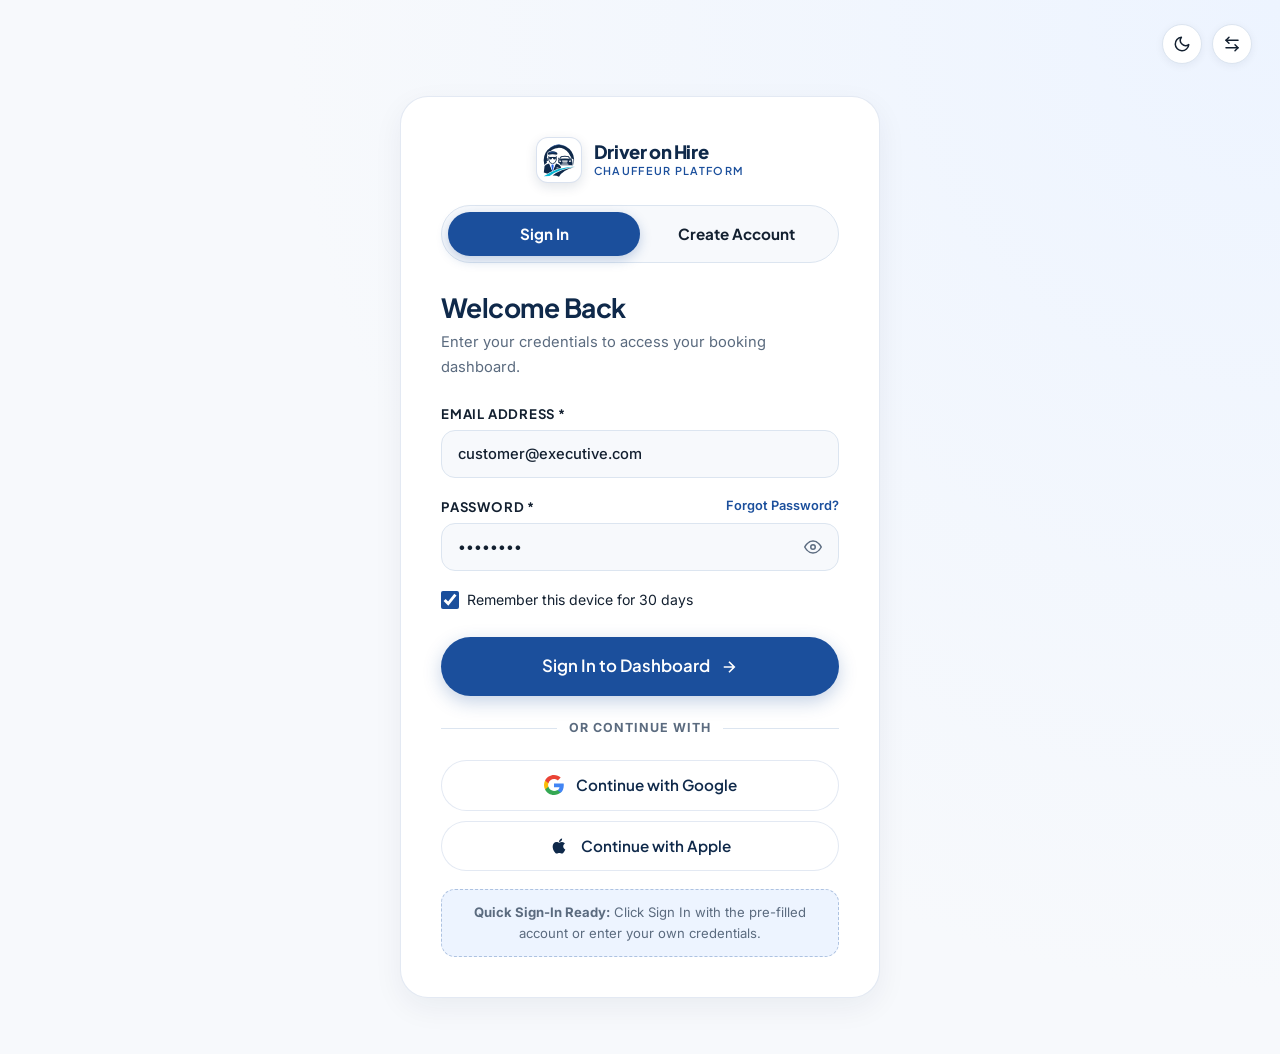
<file: login.html>
<!DOCTYPE html>
<html lang="en" dir="ltr" data-theme="light">
<head>
  <meta charset="UTF-8">
  <meta name="viewport" content="width=device-width, initial-scale=1.0">
  <title>Customer Authentication — Driver on Hire Service</title>
  <meta name="description" content="Sign in or register for your Driver on Hire customer account. Manage trips, download GST invoices, and track your assigned chauffeurs.">
  <!-- Stylesheets -->
  <link rel="stylesheet" href="assets/css/style.css">
  <link rel="icon" type="image/svg+xml" href="data:image/svg+xml,<svg xmlns='http://www.w3.org/2000/svg' viewBox='0 0 100 100'><rect width='100' height='100' rx='22' fill='%23FFFFFF'/><g transform='translate(5, 7.7) scale(0.9)'><path d='M15 67A40 40 0 1 1 86 64L79 59A32 32 0 1 0 21 62Z' fill='%230F294A'/><path d='M23 19A38 38 0 0 1 78 20A35 35 0 0 0 23 19Z' fill='%231B4F9C'/><path d='M16 40L14 48L25 51L26 46Z' fill='%230F294A'/><path d='M82 40L84 48L69 52L66 47Z' fill='%230F294A'/><path d='M46 43L52 35Q65 33 78 35L84 43L88 45L88 62L46 62Z' fill='%23FFFFFF'/><path d='M51 44L55 37Q65 35 76 37L80 44Z' fill='%230F294A'/><path d='M54 43L57 39Q65 38 74 39L77 43Z' fill='%23FFFFFF'/><rect x='47.5' y='41' width='4' height='3' rx='1' fill='%230F294A'/><rect x='79.5' y='41' width='4' height='3' rx='1' fill='%230F294A'/><path d='M48 45Q65 42 84 45L86 58Q86 61 82 61L48 61Z' fill='%230F294A'/><path d='M50 48L56 49L55 52L50 51Z' fill='%23FFFFFF'/><path d='M82 48L76 49L77 52L82 51Z' fill='%23FFFFFF'/><rect x='58' y='47.5' width='15' height='1.8' rx='0.9' fill='%23FFFFFF'/><rect x='58' y='50.5' width='15' height='1.8' rx='0.9' fill='%23FFFFFF'/><rect x='59' y='53.5' width='13' height='1.8' rx='0.9' fill='%23FFFFFF'/><rect x='56' y='57' width='19' height='2' rx='1' fill='%23FFFFFF'/><path d='M9 82L11 61Q15 55 21 53L19 31C19 20 47 20 47 31L45 53Q53 55 56 62L59 75Z' fill='%23FFFFFF'/><path d='M20 31C20 22 46 22 46 31L43 34L23 34Z' fill='%230F294A'/><path d='M23 29C25 24 41 24 43 29C39 27 27 27 23 29Z' fill='%231B4F9C'/><path d='M22 33Q33 31 44 33L43 35Q33 33 23 35Z' fill='%23FFFFFF'/><path d='M23 35Q33 39 43 35Q33 41 23 35Z' fill='%230F294A'/><path d='M23 37L23 47Q25 56 33 57Q41 56 43 47L43 37' fill='%23FFFFFF' stroke='%230F294A' stroke-width='2.2' stroke-linejoin='round'/><path d='M24 39H42V42Q42 46 38 46Q35 46 34 42H32Q31 46 28 46Q24 46 24 42Z' fill='%230F294A'/><path d='M10 80L12 63Q15 58 24 56L33 78L42 56Q51 58 54 63L57 74L22 84Z' fill='%230F294A'/><path d='M25 56L33 77L41 56Q33 59 25 56Z' fill='%23FFFFFF'/><path d='M31 59H35L36 63L33 78L30 63Z' fill='%232563EB'/><rect x='43' y='67' width='6' height='2' rx='1' fill='%23FFFFFF'/><path d='M6 92Q40 64 95 62L95 72Q60 76 50 94Z' fill='%23FFFFFF'/><path d='M10 90Q43 66 93 64Q51 70 25 89Z' fill='%2306B6D4'/><path d='M33 88Q53 71 91 66Q60 73 50 91Q42 87 33 88Z' fill='%230F294A'/></g></svg>">
</head>
<body>

  <main id="main-content">
    <!-- ==========================================================================
         SECTION 11 — LOGIN / REGISTER (Centered Auth Card + Top-Right Controls)
         ========================================================================== -->
    <div class="auth-wrapper">
      <!-- Top-Right Theme & RTL Controls -->
      <div class="auth-top-controls">
        <button type="button" class="control-toggle control-icon-only theme-toggle-btn" aria-label="Toggle dark mode" title="Toggle Dark Mode">
          <span class="theme-icon" aria-hidden="true">
            <svg width="18" height="18" viewBox="0 0 24 24" fill="none" stroke="currentColor" stroke-width="2" stroke-linecap="round" stroke-linejoin="round"><path d="M21 12.79A9 9 0 1 1 11.21 3 7 7 0 0 0 21 12.79z"/></svg>
          </span>
        </button>

        <button type="button" class="control-toggle control-icon-only rtl-toggle-btn" aria-label="Toggle text direction" title="Toggle RTL / LTR">
          <span class="rtl-icon" aria-hidden="true">
            <svg width="18" height="18" viewBox="0 0 24 24" fill="none" stroke="currentColor" stroke-width="2" stroke-linecap="round" stroke-linejoin="round"><path d="M8 3 4 7l4 4"/><path d="M4 7h16"/><path d="m16 21 4-4-4-4"/><path d="M20 17H4"/></svg>
          </span>
        </button>
      </div>

      <!-- Centered Form Card -->
      <div class="auth-form-pane">
        <div class="auth-card">
          <div class="auth-brand-header">
            <a href="index.html" class="brand-logo auth-brand-link" aria-label="Go to Home 1 — Driver on Hire">
              <div class="logo-badge">
                <svg viewBox="0 0 100 94" fill="none" xmlns="http://www.w3.org/2000/svg" aria-hidden="true"><path d="M15 67A40 40 0 1 1 86 64L79 59A32 32 0 1 0 21 62Z" fill="#0F294A"/><path d="M23 19A38 38 0 0 1 78 20A35 35 0 0 0 23 19Z" fill="#1B4F9C"/><path d="M16 40L14 48L25 51L26 46Z" fill="#0F294A"/><path d="M82 40L84 48L69 52L66 47Z" fill="#0F294A"/><path d="M46 43L52 35Q65 33 78 35L84 43L88 45L88 62L46 62Z" fill="#FFFFFF"/><path d="M51 44L55 37Q65 35 76 37L80 44Z" fill="#0F294A"/><path d="M54 43L57 39Q65 38 74 39L77 43Z" fill="#FFFFFF"/><rect x="47.5" y="41" width="4" height="3" rx="1" fill="#0F294A"/><rect x="79.5" y="41" width="4" height="3" rx="1" fill="#0F294A"/><path d="M48 45Q65 42 84 45L86 58Q86 61 82 61L48 61Z" fill="#0F294A"/><path d="M50 48L56 49L55 52L50 51Z" fill="#FFFFFF"/><path d="M82 48L76 49L77 52L82 51Z" fill="#FFFFFF"/><rect x="58" y="47.5" width="15" height="1.8" rx="0.9" fill="#FFFFFF"/><rect x="58" y="50.5" width="15" height="1.8" rx="0.9" fill="#FFFFFF"/><rect x="59" y="53.5" width="13" height="1.8" rx="0.9" fill="#FFFFFF"/><rect x="56" y="57" width="19" height="2" rx="1" fill="#FFFFFF"/><path d="M9 82L11 61Q15 55 21 53L19 31C19 20 47 20 47 31L45 53Q53 55 56 62L59 75Z" fill="#FFFFFF"/><path d="M20 31C20 22 46 22 46 31L43 34L23 34Z" fill="#0F294A"/><path d="M23 29C25 24 41 24 43 29C39 27 27 27 23 29Z" fill="#1B4F9C"/><path d="M22 33Q33 31 44 33L43 35Q33 33 23 35Z" fill="#FFFFFF"/><path d="M23 35Q33 39 43 35Q33 41 23 35Z" fill="#0F294A"/><path d="M23 37L23 47Q25 56 33 57Q41 56 43 47L43 37" fill="#FFFFFF" stroke="#0F294A" stroke-width="2.2" stroke-linejoin="round"/><path d="M24 39H42V42Q42 46 38 46Q35 46 34 42H32Q31 46 28 46Q24 46 24 42Z" fill="#0F294A"/><path d="M10 80L12 63Q15 58 24 56L33 78L42 56Q51 58 54 63L57 74L22 84Z" fill="#0F294A"/><path d="M25 56L33 77L41 56Q33 59 25 56Z" fill="#FFFFFF"/><path d="M31 59H35L36 63L33 78L30 63Z" fill="#2563EB"/><rect x="43" y="67" width="6" height="2" rx="1" fill="#FFFFFF"/><path d="M6 92Q40 64 95 62L95 72Q60 76 50 94Z" fill="#FFFFFF"/><path d="M10 90Q43 66 93 64Q51 70 25 89Z" fill="#06B6D4"/><path d="M33 88Q53 71 91 66Q60 73 50 91Q42 87 33 88Z" fill="#0F294A"/></svg>
              </div>
              <div class="brand-text">
                <span class="brand-title">Driver on Hire</span>
                <span class="brand-subtitle">Chauffeur Platform</span>
              </div>
            </a>
          </div>

          <!-- Auth Toggle Tabs -->
          <div class="auth-tabs" role="tablist">
            <button type="button" class="auth-tab-btn active" id="loginTabBtn" role="tab" aria-selected="true">Sign In</button>
            <button type="button" class="auth-tab-btn" id="registerTabBtn" role="tab" aria-selected="false">Create Account</button>
          </div>

          <!-- SIGN IN FORM -->
          <form id="loginForm" style="display:flex; flex-direction:column; gap:18px;">
            <div style="margin-block-end:6px;">
              <h2 style="font-size:1.65rem; margin-block-end:6px;">Welcome Back</h2>
              <p style="font-size:0.92rem; color:var(--text-muted);">Enter your credentials to access your booking dashboard.</p>
            </div>

            <div class="form-group">
              <label for="loginEmail" class="form-label">Email Address *</label>
              <input type="email" id="loginEmail" class="form-control" placeholder="customer@example.com" value="customer@executive.com" required>
            </div>

            <div class="form-group">
              <div style="display:flex; justify-content:space-between; align-items:center;">
                <label for="loginPassword" class="form-label">Password *</label>
                <a href="#" onclick="event.preventDefault(); showToast('Password reset instructions have been sent to your registered email.');" style="font-size:0.8rem; color:var(--accent-primary); font-weight:600;">Forgot Password?</a>
              </div>
              <div class="password-input-wrap">
                <input type="password" id="loginPassword" class="form-control" placeholder="••••••••" value="demo1234" required>
                <button type="button" class="toggle-password-btn" data-target="loginPassword" aria-label="Show password" aria-pressed="false">
                  <svg width="18" height="18" viewBox="0 0 24 24" fill="none" stroke="currentColor" stroke-width="2" stroke-linecap="round" stroke-linejoin="round" aria-hidden="true"><path d="M1 12s4-8 11-8 11 8 11 8-4 8-11 8-11-8-11-8z"/><circle cx="12" cy="12" r="3"/></svg>
                </button>
              </div>
            </div>

            <div style="display:flex; align-items:center; gap:8px;">
              <input type="checkbox" id="rememberMe" checked style="width:18px; height:18px; accent-color:var(--accent-primary);">
              <label for="rememberMe" style="font-size:0.88rem; color:var(--text-main); cursor:pointer;">Remember this device for 30 days</label>
            </div>

            <button type="submit" class="btn btn-primary btn-lg" style="width:100%; margin-top:8px;">
              <span>Sign In to Dashboard</span>
              <svg width="18" height="18" viewBox="0 0 24 24" fill="none" stroke="currentColor" stroke-width="2.2"><path d="M5 12h14M12 5l7 7-7 7"/></svg>
            </button>

            <div class="auth-divider"><span>or continue with</span></div>

            <div class="auth-social-stack">
              <button type="button" class="auth-social-btn" data-oauth="Google">
                <svg width="20" height="20" viewBox="0 0 24 24" aria-hidden="true">
                  <path fill="#4285F4" d="M23.745 12.27c0-.7-.06-1.4-.19-2.07H12v4.51h6.6c-.29 1.52-1.14 2.82-2.4 3.68v3.05h3.88c2.27-2.09 3.665-5.17 3.665-9.17Z"/>
                  <path fill="#34A853" d="M12 24c3.24 0 5.95-1.08 7.93-2.91l-3.88-3.05c-1.08.72-2.45 1.16-4.05 1.16-3.12 0-5.77-2.11-6.72-4.96H1.29v3.14C3.26 21.3 7.31 24 12 24Z"/>
                  <path fill="#FBBC05" d="M5.28 14.24c-.24-.72-.38-1.49-.38-2.24s.14-1.52.38-2.24V6.62H1.29C.47 8.24 0 10.06 0 12s.47 3.76 1.29 5.38l3.99-3.14Z"/>
                  <path fill="#EA4335" d="M12 4.75c1.77 0 3.35.61 4.6 1.8l3.42-3.42C17.95 1.19 15.24 0 12 0 7.31 0 3.26 2.7 1.29 6.62l3.99 3.14c.95-2.85 3.6-4.96 6.72-4.96Z"/>
                </svg>
                <span>Continue with Google</span>
              </button>
              <button type="button" class="auth-social-btn" data-oauth="Apple">
                <svg width="20" height="20" viewBox="0 0 24 24" fill="currentColor" aria-hidden="true">
                  <path d="M17.05 20.28c-.98.95-2.05.88-3.08.4-1.09-.5-2.08-.48-3.24 0-1.44.62-2.2.44-3.06-.4C2.79 15.25 3.51 7.59 9.05 7.31c1.35.07 2.29.74 3.08.8 1.18-.24 2.31-.93 3.57-.84 1.51.12 2.65.72 3.4 1.8-3.12 1.87-2.38 5.98.48 7.13-.57 1.5-1.31 2.99-2.54 4.09ZM12.03 7.25c-.15-2.23 1.66-4.07 3.74-4.25.29 2.58-2.34 4.5-3.74 4.25Z"/>
                </svg>
                <span>Continue with Apple</span>
              </button>
            </div>

            <div style="background:var(--color-soft-green); padding:12px 16px; border-radius:var(--radius-md); font-size:0.82rem; color:var(--text-muted); border:1px dashed rgba(27, 79, 156,0.3); text-align:center;">
              <strong>Quick Sign-In Ready:</strong> Click Sign In with the pre-filled account or enter your own credentials.
            </div>
          </form>

          <!-- REGISTER FORM (Hidden by default) -->
          <form id="registerForm" style="display:none; flex-direction:column; gap:16px;">
            <div style="margin-block-end:4px;">
              <h2 style="font-size:1.65rem; margin-block-end:6px;">Create Your Account</h2>
              <p style="font-size:0.92rem; color:var(--text-muted);">Join thousands of car owners experiencing stress-free travel.</p>
            </div>

            <div class="form-group">
              <label for="regName" class="form-label">Full Name *</label>
              <input type="text" id="regName" class="form-control" placeholder="e.g. Ananya Roy" required>
            </div>

            <div class="form-group">
              <label for="regEmail" class="form-label">Email *</label>
              <input type="email" id="regEmail" class="form-control" placeholder="ananya@roy.com" required>
            </div>

            <div class="form-group">
              <label for="regPhone" class="form-label">Phone Number *</label>
              <input type="tel" id="regPhone" class="form-control" placeholder="+91 98765 00000" required>
            </div>

            <div class="form-group">
              <label for="regPass" class="form-label">Password *</label>
              <div class="password-input-wrap">
                <input type="password" id="regPass" class="form-control" placeholder="Min 6 chars" required>
                <button type="button" class="toggle-password-btn" data-target="regPass" aria-label="Show password" aria-pressed="false">
                  <svg width="18" height="18" viewBox="0 0 24 24" fill="none" stroke="currentColor" stroke-width="2" stroke-linecap="round" stroke-linejoin="round" aria-hidden="true"><path d="M1 12s4-8 11-8 11 8 11 8-4 8-11 8-11-8-11-8z"/><circle cx="12" cy="12" r="3"/></svg>
                </button>
              </div>
            </div>

            <div class="form-group">
              <label for="regConfirmPass" class="form-label">Confirm Password *</label>
              <div class="password-input-wrap">
                <input type="password" id="regConfirmPass" class="form-control" placeholder="Re-enter password" required>
                <button type="button" class="toggle-password-btn" data-target="regConfirmPass" aria-label="Show password" aria-pressed="false">
                  <svg width="18" height="18" viewBox="0 0 24 24" fill="none" stroke="currentColor" stroke-width="2" stroke-linecap="round" stroke-linejoin="round" aria-hidden="true"><path d="M1 12s4-8 11-8 11 8 11 8-4 8-11 8-11-8-11-8z"/><circle cx="12" cy="12" r="3"/></svg>
                </button>
              </div>
            </div>

            <div style="display:flex; align-items:flex-start; gap:8px;">
              <input type="checkbox" id="regTerms" required style="width:18px; height:18px; accent-color:var(--accent-primary); margin-top:3px;">
              <label for="regTerms" style="font-size:0.82rem; color:var(--text-muted); cursor:pointer;">I agree to the Terms of Service & Privacy Policy of Driver on Hire Service.</label>
            </div>

            <button type="submit" class="btn btn-primary btn-lg" style="width:100%;">
              <span>Create Free Account</span>
            </button>

            <div class="auth-divider"><span>or sign up with</span></div>

            <div class="auth-social-stack">
              <button type="button" class="auth-social-btn" data-oauth="Google">
                <svg width="20" height="20" viewBox="0 0 24 24" aria-hidden="true">
                  <path fill="#4285F4" d="M23.745 12.27c0-.7-.06-1.4-.19-2.07H12v4.51h6.6c-.29 1.52-1.14 2.82-2.4 3.68v3.05h3.88c2.27-2.09 3.665-5.17 3.665-9.17Z"/>
                  <path fill="#34A853" d="M12 24c3.24 0 5.95-1.08 7.93-2.91l-3.88-3.05c-1.08.72-2.45 1.16-4.05 1.16-3.12 0-5.77-2.11-6.72-4.96H1.29v3.14C3.26 21.3 7.31 24 12 24Z"/>
                  <path fill="#FBBC05" d="M5.28 14.24c-.24-.72-.38-1.49-.38-2.24s.14-1.52.38-2.24V6.62H1.29C.47 8.24 0 10.06 0 12s.47 3.76 1.29 5.38l3.99-3.14Z"/>
                  <path fill="#EA4335" d="M12 4.75c1.77 0 3.35.61 4.6 1.8l3.42-3.42C17.95 1.19 15.24 0 12 0 7.31 0 3.26 2.7 1.29 6.62l3.99 3.14c.95-2.85 3.6-4.96 6.72-4.96Z"/>
                </svg>
                <span>Continue with Google</span>
              </button>
              <button type="button" class="auth-social-btn" data-oauth="Apple">
                <svg width="20" height="20" viewBox="0 0 24 24" fill="currentColor" aria-hidden="true">
                  <path d="M17.05 20.28c-.98.95-2.05.88-3.08.4-1.09-.5-2.08-.48-3.24 0-1.44.62-2.2.44-3.06-.4C2.79 15.25 3.51 7.59 9.05 7.31c1.35.07 2.29.74 3.08.8 1.18-.24 2.31-.93 3.57-.84 1.51.12 2.65.72 3.4 1.8-3.12 1.87-2.38 5.98.48 7.13-.57 1.5-1.31 2.99-2.54 4.09ZM12.03 7.25c-.15-2.23 1.66-4.07 3.74-4.25.29 2.58-2.34 4.5-3.74 4.25Z"/>
                </svg>
                <span>Continue with Apple</span>
              </button>
            </div>
          </form>
        </div>
      </div>
    </div>
  </main>

  <!-- Scripts -->
  <script src="assets/js/main.js"></script>
  <script src="assets/js/auth.js"></script>
</body>
</html>
</file>
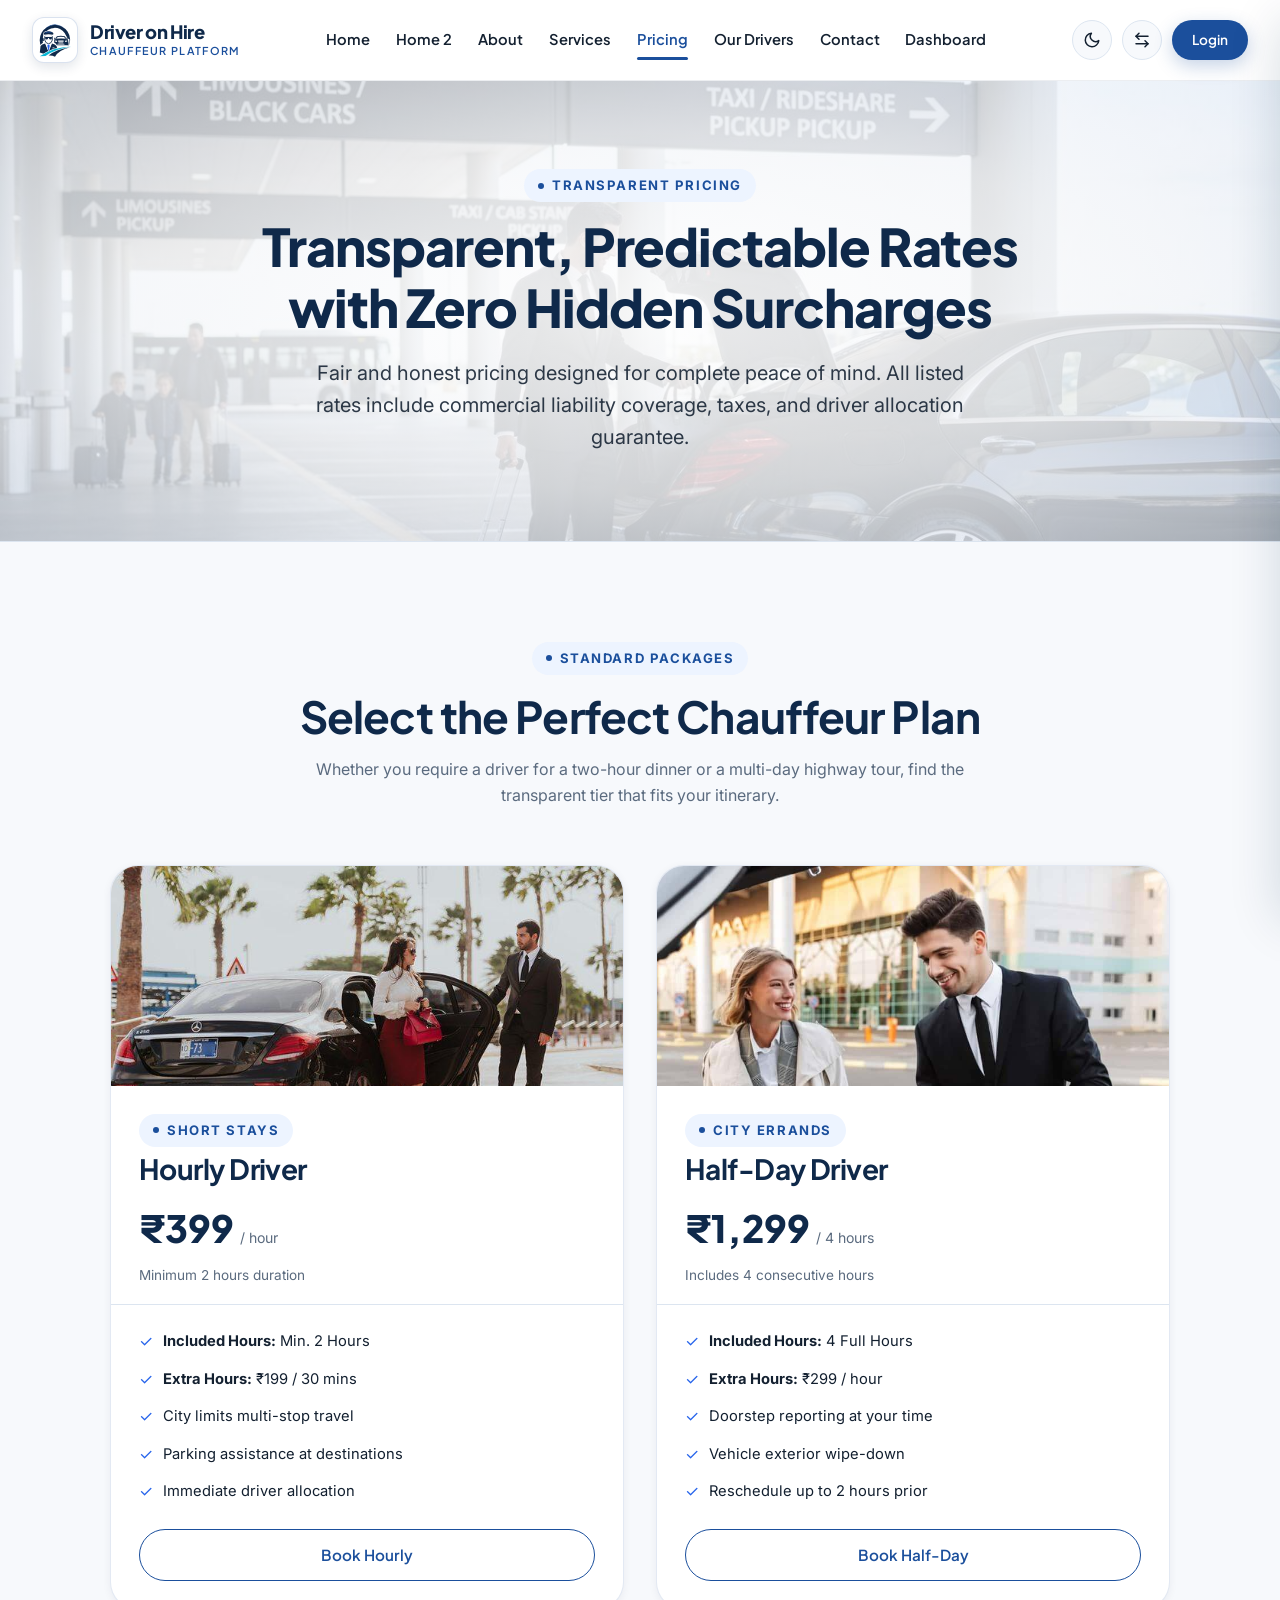
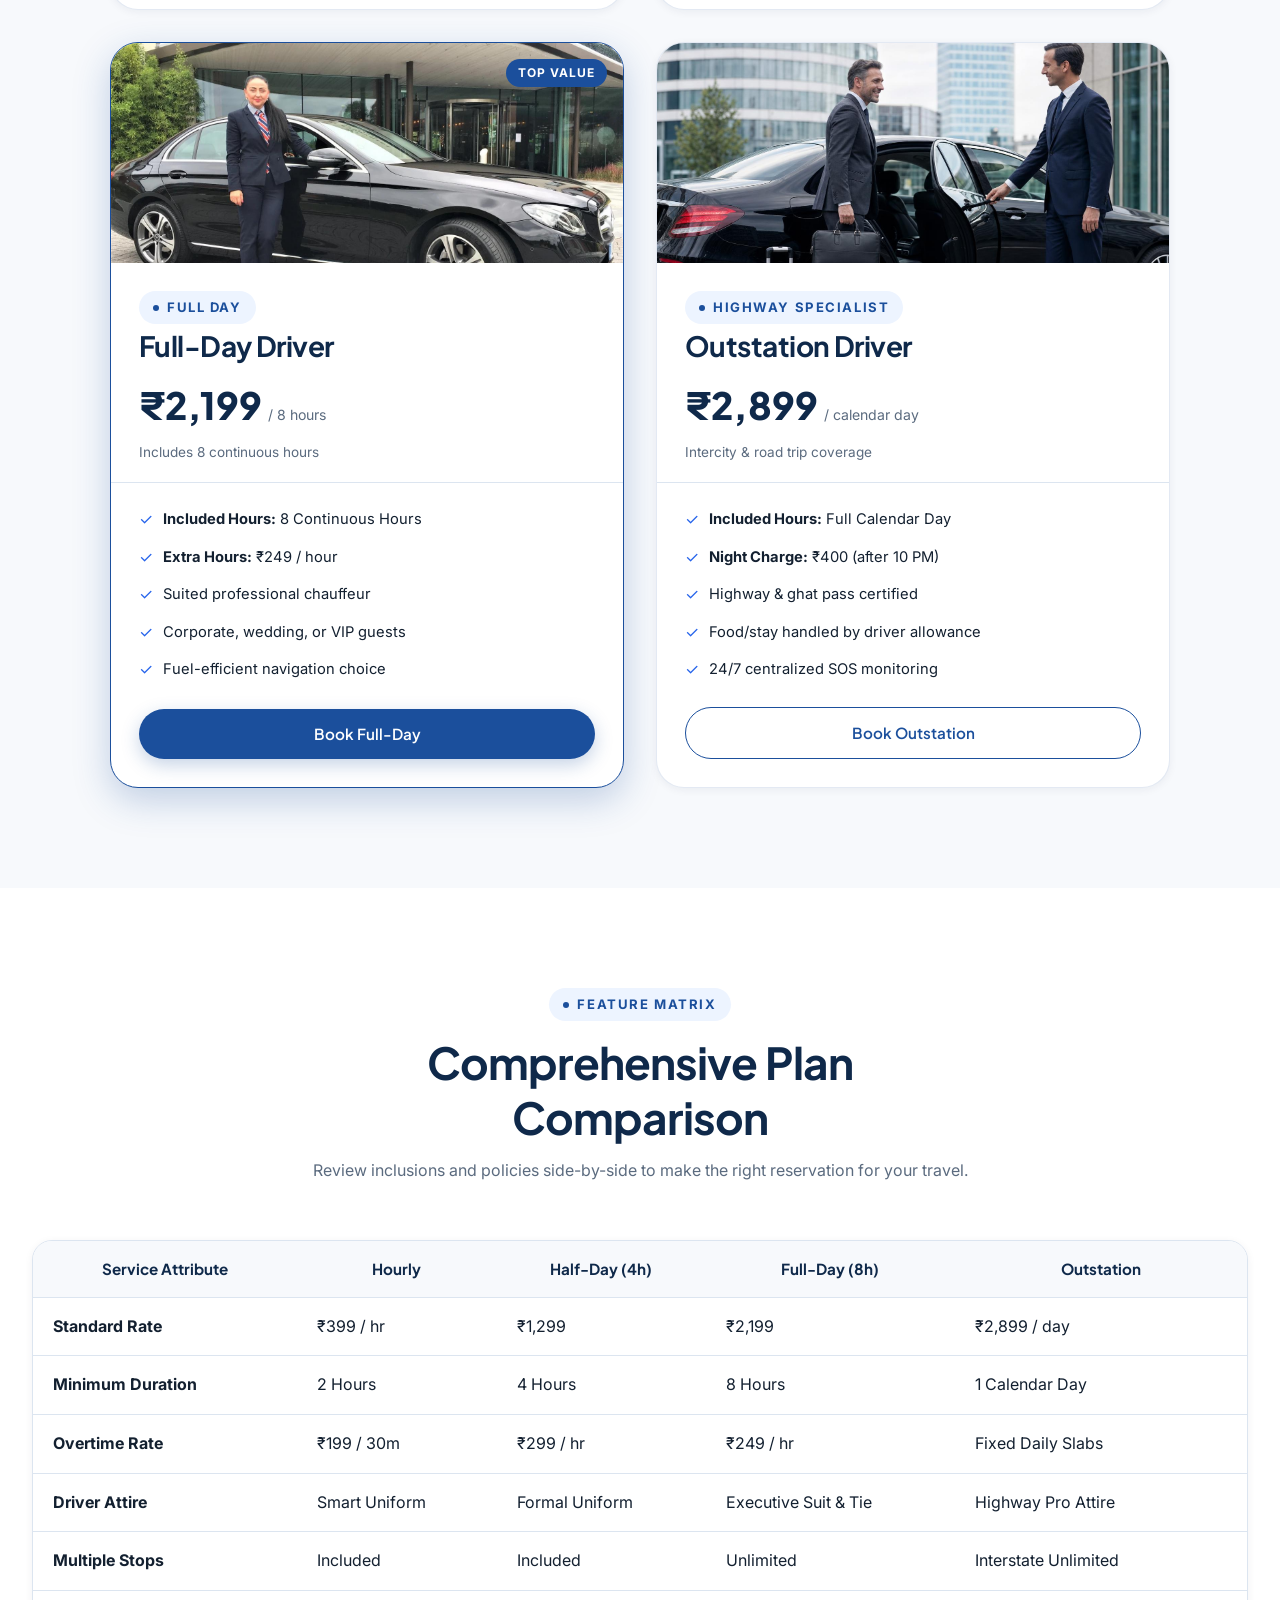
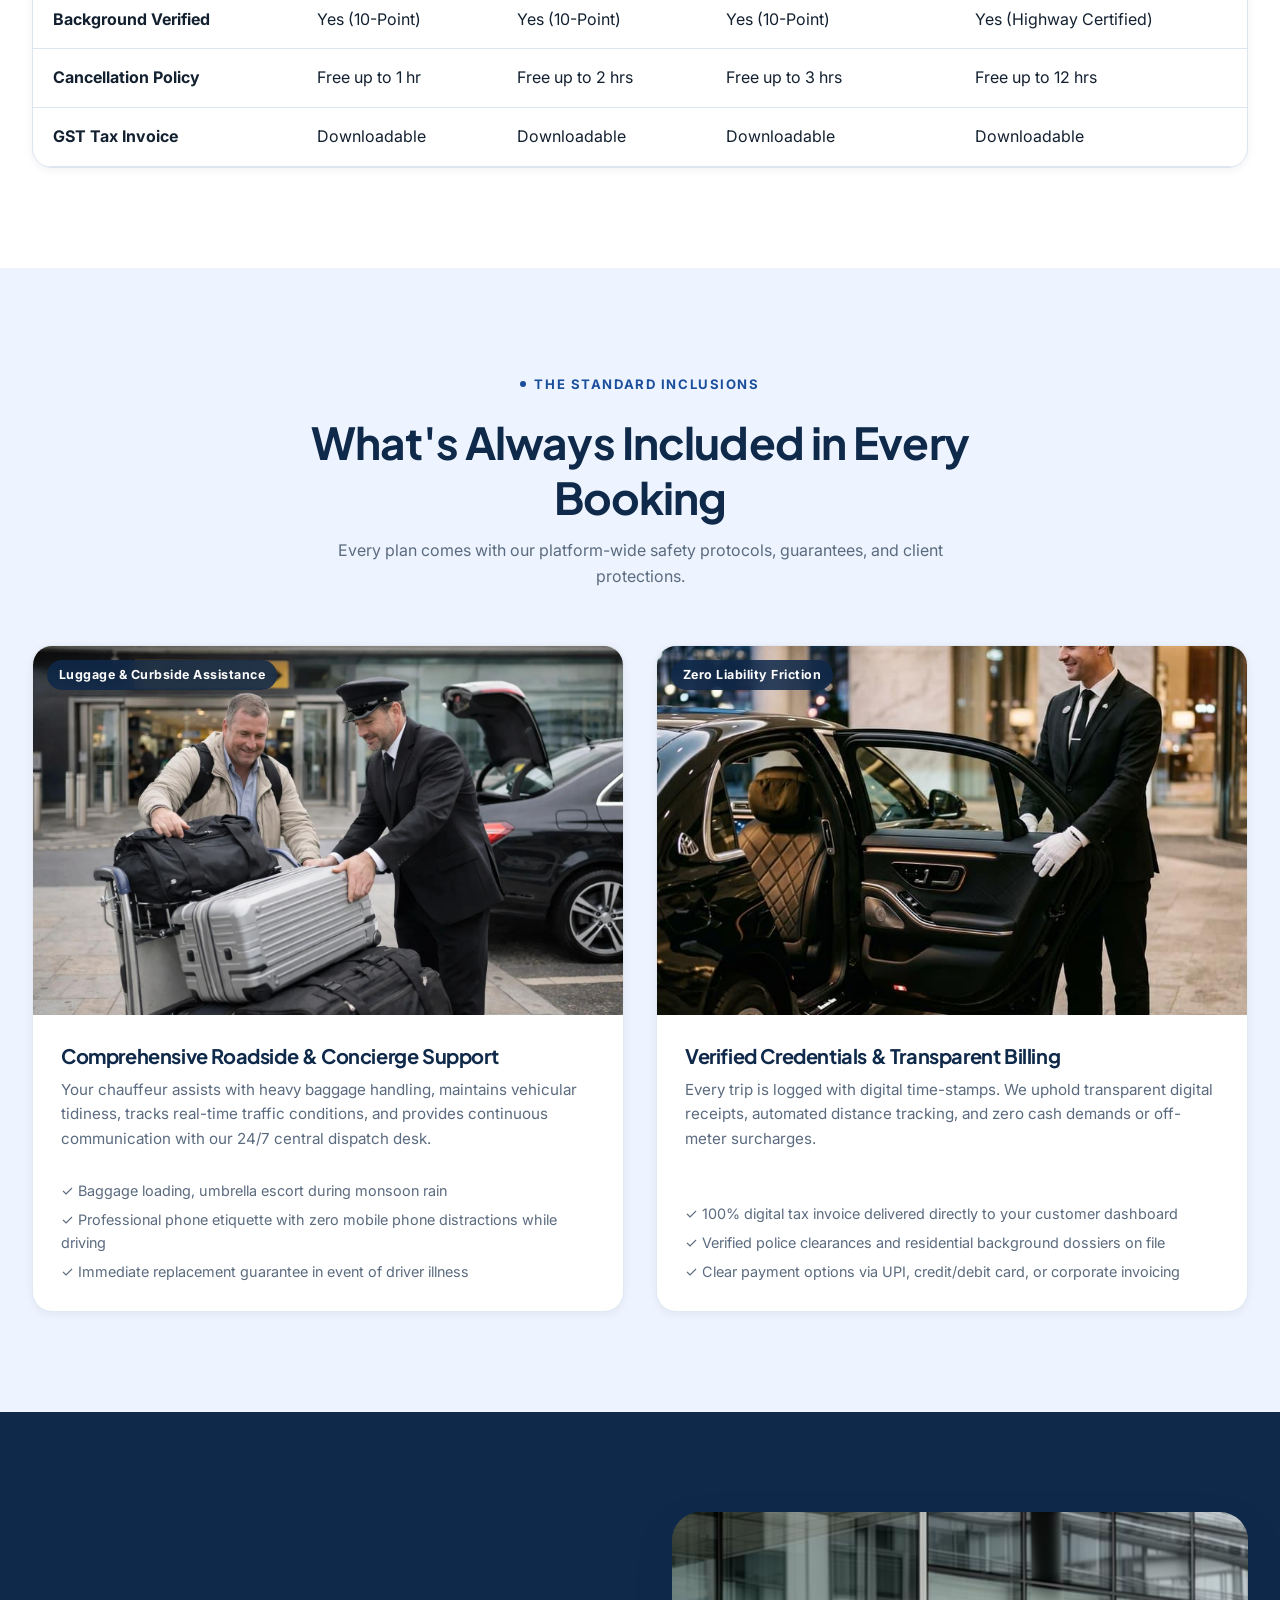
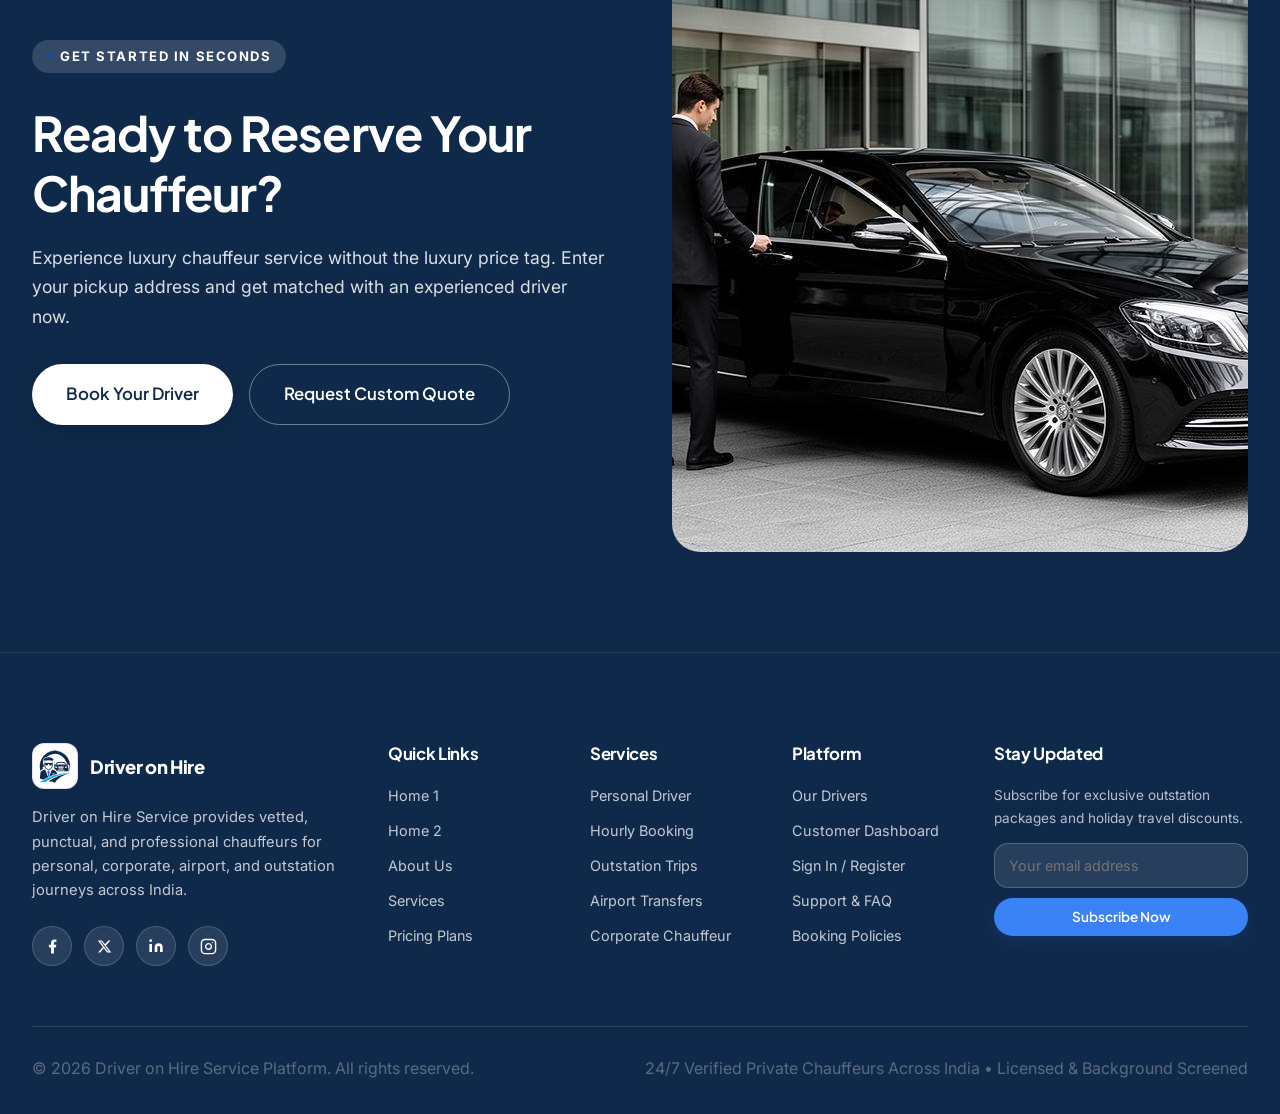
<file: pricing.html>
<!DOCTYPE html>
<html lang="en" dir="ltr" data-theme="light">
<head>
  <meta charset="UTF-8">
  <meta name="viewport" content="width=device-width, initial-scale=1.0">
  <title>Pricing Plans — Driver on Hire Service</title>
  <meta name="description" content="Transparent, predictable driver hiring rates. No surge pricing, no hidden costs. Compare hourly, half-day, full-day, and outstation packages.">
  <!-- Stylesheets -->
  <link rel="stylesheet" href="assets/css/style.css">
  <link rel="icon" type="image/svg+xml" href="data:image/svg+xml,<svg xmlns='http://www.w3.org/2000/svg' viewBox='0 0 100 100'><rect width='100' height='100' rx='22' fill='%23FFFFFF'/><g transform='translate(5, 7.7) scale(0.9)'><path d='M15 67A40 40 0 1 1 86 64L79 59A32 32 0 1 0 21 62Z' fill='%230F294A'/><path d='M23 19A38 38 0 0 1 78 20A35 35 0 0 0 23 19Z' fill='%231B4F9C'/><path d='M16 40L14 48L25 51L26 46Z' fill='%230F294A'/><path d='M82 40L84 48L69 52L66 47Z' fill='%230F294A'/><path d='M46 43L52 35Q65 33 78 35L84 43L88 45L88 62L46 62Z' fill='%23FFFFFF'/><path d='M51 44L55 37Q65 35 76 37L80 44Z' fill='%230F294A'/><path d='M54 43L57 39Q65 38 74 39L77 43Z' fill='%23FFFFFF'/><rect x='47.5' y='41' width='4' height='3' rx='1' fill='%230F294A'/><rect x='79.5' y='41' width='4' height='3' rx='1' fill='%230F294A'/><path d='M48 45Q65 42 84 45L86 58Q86 61 82 61L48 61Z' fill='%230F294A'/><path d='M50 48L56 49L55 52L50 51Z' fill='%23FFFFFF'/><path d='M82 48L76 49L77 52L82 51Z' fill='%23FFFFFF'/><rect x='58' y='47.5' width='15' height='1.8' rx='0.9' fill='%23FFFFFF'/><rect x='58' y='50.5' width='15' height='1.8' rx='0.9' fill='%23FFFFFF'/><rect x='59' y='53.5' width='13' height='1.8' rx='0.9' fill='%23FFFFFF'/><rect x='56' y='57' width='19' height='2' rx='1' fill='%23FFFFFF'/><path d='M9 82L11 61Q15 55 21 53L19 31C19 20 47 20 47 31L45 53Q53 55 56 62L59 75Z' fill='%23FFFFFF'/><path d='M20 31C20 22 46 22 46 31L43 34L23 34Z' fill='%230F294A'/><path d='M23 29C25 24 41 24 43 29C39 27 27 27 23 29Z' fill='%231B4F9C'/><path d='M22 33Q33 31 44 33L43 35Q33 33 23 35Z' fill='%23FFFFFF'/><path d='M23 35Q33 39 43 35Q33 41 23 35Z' fill='%230F294A'/><path d='M23 37L23 47Q25 56 33 57Q41 56 43 47L43 37' fill='%23FFFFFF' stroke='%230F294A' stroke-width='2.2' stroke-linejoin='round'/><path d='M24 39H42V42Q42 46 38 46Q35 46 34 42H32Q31 46 28 46Q24 46 24 42Z' fill='%230F294A'/><path d='M10 80L12 63Q15 58 24 56L33 78L42 56Q51 58 54 63L57 74L22 84Z' fill='%230F294A'/><path d='M25 56L33 77L41 56Q33 59 25 56Z' fill='%23FFFFFF'/><path d='M31 59H35L36 63L33 78L30 63Z' fill='%232563EB'/><rect x='43' y='67' width='6' height='2' rx='1' fill='%23FFFFFF'/><path d='M6 92Q40 64 95 62L95 72Q60 76 50 94Z' fill='%23FFFFFF'/><path d='M10 90Q43 66 93 64Q51 70 25 89Z' fill='%2306B6D4'/><path d='M33 88Q53 71 91 66Q60 73 50 91Q42 87 33 88Z' fill='%230F294A'/></g></svg>">
</head>
<body>

  <!-- ==========================================================================
       CRITICAL NAVBAR (Reusable Component)
       ========================================================================== -->
  <header class="site-header">
    <div class="container">
      <nav class="navbar" aria-label="Main Navigation">
        <a href="index.html" class="brand-logo" aria-label="Driver on Hire Service Home">
          <div class="logo-badge">
            <svg viewBox="0 0 100 94" fill="none" xmlns="http://www.w3.org/2000/svg" aria-hidden="true"><path d="M15 67A40 40 0 1 1 86 64L79 59A32 32 0 1 0 21 62Z" fill="#0F294A"/><path d="M23 19A38 38 0 0 1 78 20A35 35 0 0 0 23 19Z" fill="#1B4F9C"/><path d="M16 40L14 48L25 51L26 46Z" fill="#0F294A"/><path d="M82 40L84 48L69 52L66 47Z" fill="#0F294A"/><path d="M46 43L52 35Q65 33 78 35L84 43L88 45L88 62L46 62Z" fill="#FFFFFF"/><path d="M51 44L55 37Q65 35 76 37L80 44Z" fill="#0F294A"/><path d="M54 43L57 39Q65 38 74 39L77 43Z" fill="#FFFFFF"/><rect x="47.5" y="41" width="4" height="3" rx="1" fill="#0F294A"/><rect x="79.5" y="41" width="4" height="3" rx="1" fill="#0F294A"/><path d="M48 45Q65 42 84 45L86 58Q86 61 82 61L48 61Z" fill="#0F294A"/><path d="M50 48L56 49L55 52L50 51Z" fill="#FFFFFF"/><path d="M82 48L76 49L77 52L82 51Z" fill="#FFFFFF"/><rect x="58" y="47.5" width="15" height="1.8" rx="0.9" fill="#FFFFFF"/><rect x="58" y="50.5" width="15" height="1.8" rx="0.9" fill="#FFFFFF"/><rect x="59" y="53.5" width="13" height="1.8" rx="0.9" fill="#FFFFFF"/><rect x="56" y="57" width="19" height="2" rx="1" fill="#FFFFFF"/><path d="M9 82L11 61Q15 55 21 53L19 31C19 20 47 20 47 31L45 53Q53 55 56 62L59 75Z" fill="#FFFFFF"/><path d="M20 31C20 22 46 22 46 31L43 34L23 34Z" fill="#0F294A"/><path d="M23 29C25 24 41 24 43 29C39 27 27 27 23 29Z" fill="#1B4F9C"/><path d="M22 33Q33 31 44 33L43 35Q33 33 23 35Z" fill="#FFFFFF"/><path d="M23 35Q33 39 43 35Q33 41 23 35Z" fill="#0F294A"/><path d="M23 37L23 47Q25 56 33 57Q41 56 43 47L43 37" fill="#FFFFFF" stroke="#0F294A" stroke-width="2.2" stroke-linejoin="round"/><path d="M24 39H42V42Q42 46 38 46Q35 46 34 42H32Q31 46 28 46Q24 46 24 42Z" fill="#0F294A"/><path d="M10 80L12 63Q15 58 24 56L33 78L42 56Q51 58 54 63L57 74L22 84Z" fill="#0F294A"/><path d="M25 56L33 77L41 56Q33 59 25 56Z" fill="#FFFFFF"/><path d="M31 59H35L36 63L33 78L30 63Z" fill="#2563EB"/><rect x="43" y="67" width="6" height="2" rx="1" fill="#FFFFFF"/><path d="M6 92Q40 64 95 62L95 72Q60 76 50 94Z" fill="#FFFFFF"/><path d="M10 90Q43 66 93 64Q51 70 25 89Z" fill="#06B6D4"/><path d="M33 88Q53 71 91 66Q60 73 50 91Q42 87 33 88Z" fill="#0F294A"/></svg>
          </div>
          <div class="brand-text">
            <span class="brand-title">Driver on Hire</span>
            <span class="brand-subtitle">Chauffeur Platform</span>
          </div>
        </a>

        <!-- Desktop Navigation Links (>1024px) -->
        <div class="nav-links-desktop">
          <a href="index.html" class="nav-link">Home</a>
          <a href="home-2.html" class="nav-link">Home 2</a>
          <a href="about.html" class="nav-link">About</a>
          <a href="services.html" class="nav-link">Services</a>
          <a href="pricing.html" class="nav-link active">Pricing</a>
          <a href="drivers.html" class="nav-link">Our Drivers</a>
          <a href="contact.html" class="nav-link">Contact</a>
          <a href="dashboard.html" class="nav-link" title="Customer Dashboard">Dashboard</a>
        </div>

        <!-- Desktop Action Controls (>1024px) -->
        <div class="nav-actions-desktop">
          <button type="button" class="control-toggle control-icon-only theme-toggle-btn" aria-label="Toggle dark mode" title="Toggle Dark Mode">
            <span class="theme-icon" aria-hidden="true">
              <svg width="18" height="18" viewBox="0 0 24 24" fill="none" stroke="currentColor" stroke-width="2" stroke-linecap="round" stroke-linejoin="round"><path d="M21 12.79A9 9 0 1 1 11.21 3 7 7 0 0 0 21 12.79z"/></svg>
            </span>
          </button>

          <button type="button" class="control-toggle control-icon-only rtl-toggle-btn" aria-label="Toggle text direction" title="Toggle RTL / LTR">
            <span class="rtl-icon" aria-hidden="true">
              <svg width="18" height="18" viewBox="0 0 24 24" fill="none" stroke="currentColor" stroke-width="2" stroke-linecap="round" stroke-linejoin="round"><path d="M8 3 4 7l4 4"/><path d="M4 7h16"/><path d="m16 21 4-4-4-4"/><path d="M20 17H4"/></svg>
            </span>
          </button>

          <a href="login.html" class="btn btn-primary btn-sm nav-cta-login">
            <span>Login</span>
          </a>
        </div>

        <!-- Mobile & Tablet Hamburger Button (<=1024px) -->
        <button type="button" class="hamburger-btn" aria-label="Toggle navigation drawer" aria-expanded="false">
          <span class="hamburger-line"></span>
          <span class="hamburger-line"></span>
          <span class="hamburger-line"></span>
        </button>
      </nav>
    </div>
  </header>

  <!-- ==========================================================================
       SIDEBAR / DRAWER COMPONENT (Strict Sequence: Links -> Dashboard -> [Theme][RTL] -> CTA)
       ========================================================================== -->
  <div class="sidebar-overlay" aria-hidden="true"></div>
  <aside class="site-sidebar" aria-label="Mobile Navigation Drawer">
    <div class="sidebar-header">
      <div class="brand-logo">
        <div class="logo-badge">
          <svg viewBox="0 0 100 94" fill="none" xmlns="http://www.w3.org/2000/svg" aria-hidden="true"><path d="M15 67A40 40 0 1 1 86 64L79 59A32 32 0 1 0 21 62Z" fill="#0F294A"/><path d="M23 19A38 38 0 0 1 78 20A35 35 0 0 0 23 19Z" fill="#1B4F9C"/><path d="M16 40L14 48L25 51L26 46Z" fill="#0F294A"/><path d="M82 40L84 48L69 52L66 47Z" fill="#0F294A"/><path d="M46 43L52 35Q65 33 78 35L84 43L88 45L88 62L46 62Z" fill="#FFFFFF"/><path d="M51 44L55 37Q65 35 76 37L80 44Z" fill="#0F294A"/><path d="M54 43L57 39Q65 38 74 39L77 43Z" fill="#FFFFFF"/><rect x="47.5" y="41" width="4" height="3" rx="1" fill="#0F294A"/><rect x="79.5" y="41" width="4" height="3" rx="1" fill="#0F294A"/><path d="M48 45Q65 42 84 45L86 58Q86 61 82 61L48 61Z" fill="#0F294A"/><path d="M50 48L56 49L55 52L50 51Z" fill="#FFFFFF"/><path d="M82 48L76 49L77 52L82 51Z" fill="#FFFFFF"/><rect x="58" y="47.5" width="15" height="1.8" rx="0.9" fill="#FFFFFF"/><rect x="58" y="50.5" width="15" height="1.8" rx="0.9" fill="#FFFFFF"/><rect x="59" y="53.5" width="13" height="1.8" rx="0.9" fill="#FFFFFF"/><rect x="56" y="57" width="19" height="2" rx="1" fill="#FFFFFF"/><path d="M9 82L11 61Q15 55 21 53L19 31C19 20 47 20 47 31L45 53Q53 55 56 62L59 75Z" fill="#FFFFFF"/><path d="M20 31C20 22 46 22 46 31L43 34L23 34Z" fill="#0F294A"/><path d="M23 29C25 24 41 24 43 29C39 27 27 27 23 29Z" fill="#1B4F9C"/><path d="M22 33Q33 31 44 33L43 35Q33 33 23 35Z" fill="#FFFFFF"/><path d="M23 35Q33 39 43 35Q33 41 23 35Z" fill="#0F294A"/><path d="M23 37L23 47Q25 56 33 57Q41 56 43 47L43 37" fill="#FFFFFF" stroke="#0F294A" stroke-width="2.2" stroke-linejoin="round"/><path d="M24 39H42V42Q42 46 38 46Q35 46 34 42H32Q31 46 28 46Q24 46 24 42Z" fill="#0F294A"/><path d="M10 80L12 63Q15 58 24 56L33 78L42 56Q51 58 54 63L57 74L22 84Z" fill="#0F294A"/><path d="M25 56L33 77L41 56Q33 59 25 56Z" fill="#FFFFFF"/><path d="M31 59H35L36 63L33 78L30 63Z" fill="#2563EB"/><rect x="43" y="67" width="6" height="2" rx="1" fill="#FFFFFF"/><path d="M6 92Q40 64 95 62L95 72Q60 76 50 94Z" fill="#FFFFFF"/><path d="M10 90Q43 66 93 64Q51 70 25 89Z" fill="#06B6D4"/><path d="M33 88Q53 71 91 66Q60 73 50 91Q42 87 33 88Z" fill="#0F294A"/></svg>
        </div>
        <div class="brand-text">
          <span class="brand-title">Driver on Hire</span>
          <span class="brand-subtitle">Navigation</span>
        </div>
      </div>
      <button type="button" class="sidebar-close-btn" aria-label="Close navigation drawer">✕</button>
    </div>

    <div class="sidebar-body">
      <nav class="sidebar-nav-list">
        <a href="index.html" class="sidebar-nav-link">Home</a>
        <a href="home-2.html" class="sidebar-nav-link">Home 2</a>
        <a href="about.html" class="sidebar-nav-link">About</a>
        <a href="services.html" class="sidebar-nav-link">Services</a>
        <a href="pricing.html" class="sidebar-nav-link active">Pricing</a>
        <a href="drivers.html" class="sidebar-nav-link">Our Drivers</a>
        <a href="contact.html" class="sidebar-nav-link">Contact</a>
        <a href="dashboard.html" class="sidebar-nav-link">Dashboard</a>
      </nav>

      <div class="sidebar-divider"></div>

      <div class="sidebar-controls-row">
        <button type="button" class="control-toggle control-icon-only theme-toggle-btn" aria-label="Toggle dark mode" title="Toggle Dark Mode">
          <span class="theme-icon" aria-hidden="true"><svg width="18" height="18" viewBox="0 0 24 24" fill="none" stroke="currentColor" stroke-width="2" stroke-linecap="round" stroke-linejoin="round"><path d="M21 12.79A9 9 0 1 1 11.21 3 7 7 0 0 0 21 12.79z"/></svg></span>
        </button>
        <button type="button" class="control-toggle control-icon-only rtl-toggle-btn" aria-label="Toggle text direction" title="Toggle RTL / LTR">
          <span class="rtl-icon" aria-hidden="true"><svg width="18" height="18" viewBox="0 0 24 24" fill="none" stroke="currentColor" stroke-width="2" stroke-linecap="round" stroke-linejoin="round"><path d="M8 3 4 7l4 4"/><path d="M4 7h16"/><path d="m16 21 4-4-4-4"/><path d="M20 17H4"/></svg></span>
        </button>
      </div>

      <div class="sidebar-cta-wrap">
        <a href="login.html" class="btn btn-primary sidebar-cta-btn">
          <span>Login</span>
        </a>
      </div>
    </div>
  </aside>

  <main id="main-content">
    <!-- ==========================================================================
         SECTION 01 — PRICING HERO (Centered with Background Image)
         Image: images/image-46.png (Chauffeur loading luggage under airport limousine sign)
         ========================================================================== -->
    <section class="page-hero" style="background-image: url('images/image-46.png');">
      <div class="page-hero-overlay"></div>
      <div class="container">
        <div class="page-hero-content reveal">
          <span class="eyebrow">Transparent Pricing</span>
          <h1>Transparent, Predictable Rates with Zero Hidden Surcharges</h1>
          <p class="lead">Fair and honest pricing designed for complete peace of mind. All listed rates include commercial liability coverage, taxes, and driver allocation guarantee.</p>
        </div>
      </div>
    </section>

    <!-- ==========================================================================
         SECTION 02 — 4 PRICING PLANS (EXACTLY 4 cards)
         Images:
         1. Hourly: images/image-51.png (Chauffeur opening door for woman in red skirt)
         2. Half Day: images/image-47.png (Chauffeur loading luggage for business woman)
         3. Full Day: images/image-22.png (Female executive chauffeur beside Mercedes)
         4. Outstation: images/image-37.png (Chauffeur welcoming business executive with suitcase)
         Tablet: 2x2 grid. Mobile: stacked. No pricing text overflow.
         ========================================================================== -->
    <section class="section section-alt">
      <div class="container">
        <div class="section-header reveal">
          <span class="eyebrow">Standard Packages</span>
          <h2>Select the Perfect Chauffeur Plan</h2>
          <p>Whether you require a driver for a two-hour dinner or a multi-day highway tour, find the transparent tier that fits your itinerary.</p>
        </div>

        <div class="grid-2 pricing-grid-2x2">
          <!-- Plan 1: Hourly Driver -->
          <div class="pricing-card reveal">
            <div class="pricing-media">
              <img src="images/image-51.png" alt="Chauffeur opening Mercedes sedan door for woman in white blouse and red skirt" width="669" height="446">
            </div>
            <div class="pricing-header">
              <span class="eyebrow" style="margin-block-end:4px;">Short Stays</span>
              <h3>Hourly Driver</h3>
              <div class="pricing-price">
                <span class="pricing-amount">₹399</span>
                <span class="pricing-duration">/ hour</span>
              </div>
              <p style="font-size:0.85rem; color:var(--text-muted);">Minimum 2 hours duration</p>
            </div>
            <div class="pricing-features">
              <div class="pricing-feature-item"><span class="pricing-check">✓</span><span><strong>Included Hours:</strong> Min. 2 Hours</span></div>
              <div class="pricing-feature-item"><span class="pricing-check">✓</span><span><strong>Extra Hours:</strong> ₹199 / 30 mins</span></div>
              <div class="pricing-feature-item"><span class="pricing-check">✓</span><span>City limits multi-stop travel</span></div>
              <div class="pricing-feature-item"><span class="pricing-check">✓</span><span>Parking assistance at destinations</span></div>
              <div class="pricing-feature-item"><span class="pricing-check">✓</span><span>Immediate driver allocation</span></div>
            </div>
            <div class="pricing-cta-wrap">
              <button type="button" class="btn btn-outline btn-full" data-open-modal="booking" data-service="hourly">Book Hourly</button>
            </div>
          </div>

          <!-- Plan 2: Half Day Driver -->
          <div class="pricing-card reveal">
            <div class="pricing-media">
              <img src="images/image-47.png" alt="Chauffeur in business suit smiling while loading luggage into car for female client" width="900" height="900">
            </div>
            <div class="pricing-header">
              <span class="eyebrow" style="margin-block-end:4px;">City Errands</span>
              <h3>Half-Day Driver</h3>
              <div class="pricing-price">
                <span class="pricing-amount">₹1,299</span>
                <span class="pricing-duration">/ 4 hours</span>
              </div>
              <p style="font-size:0.85rem; color:var(--text-muted);">Includes 4 consecutive hours</p>
            </div>
            <div class="pricing-features">
              <div class="pricing-feature-item"><span class="pricing-check">✓</span><span><strong>Included Hours:</strong> 4 Full Hours</span></div>
              <div class="pricing-feature-item"><span class="pricing-check">✓</span><span><strong>Extra Hours:</strong> ₹299 / hour</span></div>
              <div class="pricing-feature-item"><span class="pricing-check">✓</span><span>Doorstep reporting at your time</span></div>
              <div class="pricing-feature-item"><span class="pricing-check">✓</span><span>Vehicle exterior wipe-down</span></div>
              <div class="pricing-feature-item"><span class="pricing-check">✓</span><span>Reschedule up to 2 hours prior</span></div>
            </div>
            <div class="pricing-cta-wrap">
              <button type="button" class="btn btn-outline btn-full" data-open-modal="booking" data-service="half-day">Book Half-Day</button>
            </div>
          </div>

          <!-- Plan 3: Full Day Driver (Popular) -->
          <div class="pricing-card featured reveal">
            <span class="pricing-badge-popular">Top Value</span>
            <div class="pricing-media">
              <img src="images/image-22.png" alt="Female executive chauffeur in tailored navy suit standing beside luxury black Mercedes" width="1500" height="900">
            </div>
            <div class="pricing-header">
              <span class="eyebrow" style="margin-block-end:4px;">Full Day</span>
              <h3>Full-Day Driver</h3>
              <div class="pricing-price">
                <span class="pricing-amount">₹2,199</span>
                <span class="pricing-duration">/ 8 hours</span>
              </div>
              <p style="font-size:0.85rem; color:var(--text-muted);">Includes 8 continuous hours</p>
            </div>
            <div class="pricing-features">
              <div class="pricing-feature-item"><span class="pricing-check">✓</span><span><strong>Included Hours:</strong> 8 Continuous Hours</span></div>
              <div class="pricing-feature-item"><span class="pricing-check">✓</span><span><strong>Extra Hours:</strong> ₹249 / hour</span></div>
              <div class="pricing-feature-item"><span class="pricing-check">✓</span><span>Suited professional chauffeur</span></div>
              <div class="pricing-feature-item"><span class="pricing-check">✓</span><span>Corporate, wedding, or VIP guests</span></div>
              <div class="pricing-feature-item"><span class="pricing-check">✓</span><span>Fuel-efficient navigation choice</span></div>
            </div>
            <div class="pricing-cta-wrap">
              <button type="button" class="btn btn-primary btn-full" data-open-modal="booking" data-service="full-day">Book Full-Day</button>
            </div>
          </div>

          <!-- Plan 4: Outstation Driver -->
          <div class="pricing-card reveal">
            <div class="pricing-media">
              <img src="images/image-37.png" alt="Chauffeur in suit opening Mercedes E-Class door for business executive with suitcase in front of corporate towers" width="1536" height="1024">
            </div>
            <div class="pricing-header">
              <span class="eyebrow" style="margin-block-end:4px;">Highway Specialist</span>
              <h3>Outstation Driver</h3>
              <div class="pricing-price">
                <span class="pricing-amount">₹2,899</span>
                <span class="pricing-duration">/ calendar day</span>
              </div>
              <p style="font-size:0.85rem; color:var(--text-muted);">Intercity & road trip coverage</p>
            </div>
            <div class="pricing-features">
              <div class="pricing-feature-item"><span class="pricing-check">✓</span><span><strong>Included Hours:</strong> Full Calendar Day</span></div>
              <div class="pricing-feature-item"><span class="pricing-check">✓</span><span><strong>Night Charge:</strong> ₹400 (after 10 PM)</span></div>
              <div class="pricing-feature-item"><span class="pricing-check">✓</span><span>Highway & ghat pass certified</span></div>
              <div class="pricing-feature-item"><span class="pricing-check">✓</span><span>Food/stay handled by driver allowance</span></div>
              <div class="pricing-feature-item"><span class="pricing-check">✓</span><span>24/7 centralized SOS monitoring</span></div>
            </div>
            <div class="pricing-cta-wrap">
              <button type="button" class="btn btn-outline btn-full" data-open-modal="booking" data-service="outstation">Book Outstation</button>
            </div>
          </div>
        </div>
      </div>
    </section>

    <!-- ==========================================================================
         SECTION 03 — PRICING COMPARISON TABLE
         ========================================================================== -->
    <section class="section" id="comparison">
      <div class="container">
        <div class="section-header reveal">
          <span class="eyebrow">Feature Matrix</span>
          <h2>Comprehensive Plan Comparison</h2>
          <p>Review inclusions and policies side-by-side to make the right reservation for your travel.</p>
        </div>

        <div class="table-responsive reveal">
          <table class="comparison-table">
            <thead>
              <tr>
                <th>Service Attribute</th>
                <th>Hourly</th>
                <th>Half-Day (4h)</th>
                <th>Full-Day (8h)</th>
                <th>Outstation</th>
              </tr>
            </thead>
            <tbody>
              <tr>
                <td><strong>Standard Rate</strong></td>
                <td>₹399 / hr</td>
                <td>₹1,299</td>
                <td>₹2,199</td>
                <td>₹2,899 / day</td>
              </tr>
              <tr>
                <td><strong>Minimum Duration</strong></td>
                <td>2 Hours</td>
                <td>4 Hours</td>
                <td>8 Hours</td>
                <td>1 Calendar Day</td>
              </tr>
              <tr>
                <td><strong>Overtime Rate</strong></td>
                <td>₹199 / 30m</td>
                <td>₹299 / hr</td>
                <td>₹249 / hr</td>
                <td>Fixed Daily Slabs</td>
              </tr>
              <tr>
                <td><strong>Driver Attire</strong></td>
                <td>Smart Uniform</td>
                <td>Formal Uniform</td>
                <td>Executive Suit & Tie</td>
                <td>Highway Pro Attire</td>
              </tr>
              <tr>
                <td><strong>Multiple Stops</strong></td>
                <td>Included</td>
                <td>Included</td>
                <td>Unlimited</td>
                <td>Interstate Unlimited</td>
              </tr>
              <tr>
                <td><strong>Background Verified</strong></td>
                <td>Yes (10-Point)</td>
                <td>Yes (10-Point)</td>
                <td>Yes (10-Point)</td>
                <td>Yes (Highway Certified)</td>
              </tr>
              <tr>
                <td><strong>Cancellation Policy</strong></td>
                <td>Free up to 1 hr</td>
                <td>Free up to 2 hrs</td>
                <td>Free up to 3 hrs</td>
                <td>Free up to 12 hrs</td>
              </tr>
              <tr>
                <td><strong>GST Tax Invoice</strong></td>
                <td>Downloadable</td>
                <td>Downloadable</td>
                <td>Downloadable</td>
                <td>Downloadable</td>
              </tr>
            </tbody>
          </table>
        </div>
      </div>
    </section>

    <!-- ==========================================================================
         SECTION 04 — WHAT'S INCLUDED (EXACTLY 2 cards)
         Images:
         1. images/image-42.png (Chauffeur helping passenger unload luggage from airport trolley at Terminal 5)
         2. images/image-38.png (Chauffeur opening Maybach luxury door at portico)
         ========================================================================== -->
    <section class="section section-soft">
      <div class="container">
        <div class="section-header reveal">
          <span class="eyebrow">The Standard Inclusions</span>
          <h2>What's Always Included in Every Booking</h2>
          <p>Every plan comes with our platform-wide safety protocols, guarantees, and client protections.</p>
        </div>

        <div class="grid-2">
          <!-- Card 1 -->
          <div class="premium-card reveal">
            <div class="card-img-wrap">
              <img src="images/image-42.png" alt="Chauffeur in peaked cap helping passenger unload luggage from airport trolley at terminal curb" width="1536" height="1024">
              <span class="card-badge">Luggage & Curbside Assistance</span>
            </div>
            <div class="card-body">
              <h3 class="card-title">Comprehensive Roadside & Concierge Support</h3>
              <p class="card-desc">Your chauffeur assists with heavy baggage handling, maintains vehicular tidiness, tracks real-time traffic conditions, and provides continuous communication with our 24/7 central dispatch desk.</p>
              <ul style="display:flex; flex-direction:column; gap:6px; font-size:0.9rem; color:var(--text-muted); margin-top:10px;">
                <li>✓ Baggage loading, umbrella escort during monsoon rain</li>
                <li>✓ Professional phone etiquette with zero mobile phone distractions while driving</li>
                <li>✓ Immediate replacement guarantee in event of driver illness</li>
              </ul>
            </div>
          </div>

          <!-- Card 2 -->
          <div class="premium-card reveal">
            <div class="card-img-wrap">
              <img src="images/image-38.png" alt="Chauffeur in black suit opening luxury Maybach passenger door at hotel portico" width="828" height="828">
              <span class="card-badge">Zero Liability Friction</span>
            </div>
            <div class="card-body">
              <h3 class="card-title">Verified Credentials & Transparent Billing</h3>
              <p class="card-desc">Every trip is logged with digital time-stamps. We uphold transparent digital receipts, automated distance tracking, and zero cash demands or off-meter surcharges.</p>
              <ul style="display:flex; flex-direction:column; gap:6px; font-size:0.9rem; color:var(--text-muted); margin-top:10px;">
                <li>✓ 100% digital tax invoice delivered directly to your customer dashboard</li>
                <li>✓ Verified police clearances and residential background dossiers on file</li>
                <li>✓ Clear payment options via UPI, credit/debit card, or corporate invoicing</li>
              </ul>
            </div>
          </div>
        </div>
      </div>
    </section>

    <!-- ==========================================================================
         SECTION 05 — PRICING CTA
         Image: images/image-34.png (Mercedes outside glass revolving door with chauffeur)
         ========================================================================== -->
    <section class="section section-dark" style="position:relative; overflow:hidden;">
      <div class="container" style="position:relative; z-index:2;">
        <div style="display:grid; grid-template-columns:1fr 1fr; gap:clamp(32px, 5vw, 64px); align-items:center;" class="hero-grid-1">
          <div class="reveal">
            <span class="eyebrow" style="background:rgba(255,255,255,0.15); color:#FFFFFF;">Get Started in Seconds</span>
            <h2 style="font-size:clamp(2rem, 4vw, 3rem); margin-block:16px 20px;">Ready to Reserve Your Chauffeur?</h2>
            <p style="font-size:1.1rem; line-height:1.7; margin-block-end:32px;">Experience luxury chauffeur service without the luxury price tag. Enter your pickup address and get matched with an experienced driver now.</p>
            <div class="cta-btn-group" style="display:flex; gap:16px; flex-wrap:wrap;">
              <button type="button" class="btn btn-white btn-lg" data-open-modal="booking">Book Your Driver</button>
              <a href="contact.html#contact-form" class="btn btn-outline btn-lg" style="color:#FFFFFF; border-color:rgba(255,255,255,0.4);">Request Custom Quote</a>
            </div>
          </div>

          <div class="reveal">
            <img src="images/image-34.png" alt="Luxury black Mercedes sedan parked outside modern corporate entrance with chauffeur opening rear door" style="width:100%; border-radius:var(--radius-xl); box-shadow:var(--shadow-lg); object-fit:cover; aspect-ratio:16/10;" width="1200" height="640">
          </div>
        </div>
      </div>
    </section>
  </main>

  <!-- ==========================================================================
       SHARED REUSABLE FOOTER
       ========================================================================== -->
  <footer class="site-footer">
    <div class="container">
      <div class="footer-grid">
        <div class="footer-col">
          <div class="brand-logo" style="color:#FFFFFF; margin-block-end:16px;">
            <div class="logo-badge">
              <svg viewBox="0 0 100 94" fill="none" xmlns="http://www.w3.org/2000/svg" aria-hidden="true"><path d="M15 67A40 40 0 1 1 86 64L79 59A32 32 0 1 0 21 62Z" fill="#0F294A"/><path d="M23 19A38 38 0 0 1 78 20A35 35 0 0 0 23 19Z" fill="#1B4F9C"/><path d="M16 40L14 48L25 51L26 46Z" fill="#0F294A"/><path d="M82 40L84 48L69 52L66 47Z" fill="#0F294A"/><path d="M46 43L52 35Q65 33 78 35L84 43L88 45L88 62L46 62Z" fill="#FFFFFF"/><path d="M51 44L55 37Q65 35 76 37L80 44Z" fill="#0F294A"/><path d="M54 43L57 39Q65 38 74 39L77 43Z" fill="#FFFFFF"/><rect x="47.5" y="41" width="4" height="3" rx="1" fill="#0F294A"/><rect x="79.5" y="41" width="4" height="3" rx="1" fill="#0F294A"/><path d="M48 45Q65 42 84 45L86 58Q86 61 82 61L48 61Z" fill="#0F294A"/><path d="M50 48L56 49L55 52L50 51Z" fill="#FFFFFF"/><path d="M82 48L76 49L77 52L82 51Z" fill="#FFFFFF"/><rect x="58" y="47.5" width="15" height="1.8" rx="0.9" fill="#FFFFFF"/><rect x="58" y="50.5" width="15" height="1.8" rx="0.9" fill="#FFFFFF"/><rect x="59" y="53.5" width="13" height="1.8" rx="0.9" fill="#FFFFFF"/><rect x="56" y="57" width="19" height="2" rx="1" fill="#FFFFFF"/><path d="M9 82L11 61Q15 55 21 53L19 31C19 20 47 20 47 31L45 53Q53 55 56 62L59 75Z" fill="#FFFFFF"/><path d="M20 31C20 22 46 22 46 31L43 34L23 34Z" fill="#0F294A"/><path d="M23 29C25 24 41 24 43 29C39 27 27 27 23 29Z" fill="#1B4F9C"/><path d="M22 33Q33 31 44 33L43 35Q33 33 23 35Z" fill="#FFFFFF"/><path d="M23 35Q33 39 43 35Q33 41 23 35Z" fill="#0F294A"/><path d="M23 37L23 47Q25 56 33 57Q41 56 43 47L43 37" fill="#FFFFFF" stroke="#0F294A" stroke-width="2.2" stroke-linejoin="round"/><path d="M24 39H42V42Q42 46 38 46Q35 46 34 42H32Q31 46 28 46Q24 46 24 42Z" fill="#0F294A"/><path d="M10 80L12 63Q15 58 24 56L33 78L42 56Q51 58 54 63L57 74L22 84Z" fill="#0F294A"/><path d="M25 56L33 77L41 56Q33 59 25 56Z" fill="#FFFFFF"/><path d="M31 59H35L36 63L33 78L30 63Z" fill="#2563EB"/><rect x="43" y="67" width="6" height="2" rx="1" fill="#FFFFFF"/><path d="M6 92Q40 64 95 62L95 72Q60 76 50 94Z" fill="#FFFFFF"/><path d="M10 90Q43 66 93 64Q51 70 25 89Z" fill="#06B6D4"/><path d="M33 88Q53 71 91 66Q60 73 50 91Q42 87 33 88Z" fill="#0F294A"/></svg>
            </div>
            <span class="brand-title" style="color:#FFFFFF;">Driver on Hire</span>
          </div>
          <p class="footer-desc">Driver on Hire Service provides vetted, punctual, and professional chauffeurs for personal, corporate, airport, and outstation journeys across India.</p>
          <div class="social-links">
            <a href="#" class="social-link" aria-label="Facebook" title="Facebook">
              <svg width="17" height="17" viewBox="0 0 24 24" fill="currentColor" aria-hidden="true"><path d="M14 13.5h2.5l1-4H14v-2c0-1.03 0-2 2-2h1.5V2.14c-.326-.043-1.557-.14-2.857-.14C11.928 2 10 3.657 10 6.7v2.8H7v4h3V22h4v-8.5z"/></svg>
            </a>
            <a href="#" class="social-link" aria-label="X (Twitter)" title="X (Twitter)">
              <svg width="15" height="15" viewBox="0 0 24 24" fill="currentColor" aria-hidden="true"><path d="M18.244 2.25h3.308l-7.227 8.26 8.502 11.24H16.17l-5.214-6.817L4.99 21.75H1.68l7.73-8.835L1.254 2.25H8.08l4.713 6.231zm-1.161 17.52h1.833L7.084 4.126H5.117z"/></svg>
            </a>
            <a href="#" class="social-link" aria-label="LinkedIn" title="LinkedIn">
              <svg width="16" height="16" viewBox="0 0 24 24" fill="currentColor" aria-hidden="true"><path d="M16 8a6 6 0 0 1 6 6v7h-4v-7a2 2 0 0 0-2-2 2 2 0 0 0-2 2v7h-4v-7a6 6 0 0 1 6-6z"/><rect x="2" y="9" width="4" height="12"/><circle cx="4" cy="4" r="2"/></svg>
            </a>
            <a href="#" class="social-link" aria-label="Instagram" title="Instagram">
              <svg width="17" height="17" viewBox="0 0 24 24" fill="none" stroke="currentColor" stroke-width="2" stroke-linecap="round" stroke-linejoin="round" aria-hidden="true"><rect x="2" y="2" width="20" height="20" rx="5" ry="5"/><path d="M16 11.37A4 4 0 1 1 12.63 8 4 4 0 0 1 16 11.37z"/><line x1="17.5" y1="6.5" x2="17.51" y2="6.5"/></svg>
            </a>
          </div>
        </div>

        <div class="footer-col">
          <h5>Quick Links</h5>
          <div class="footer-links">
            <a href="index.html" class="footer-link">Home 1</a>
            <a href="home-2.html" class="footer-link">Home 2</a>
            <a href="about.html" class="footer-link">About Us</a>
            <a href="services.html" class="footer-link">Services</a>
            <a href="pricing.html" class="footer-link">Pricing Plans</a>
          </div>
        </div>

        <div class="footer-col">
          <h5>Services</h5>
          <div class="footer-links">
            <a href="services.html#personal-driver" class="footer-link">Personal Driver</a>
            <a href="services.html#hourly-driver" class="footer-link">Hourly Booking</a>
            <a href="services.html#outstation-driver" class="footer-link">Outstation Trips</a>
            <a href="services.html#corporate-airport" class="footer-link">Airport Transfers</a>
            <a href="services.html#corporate-airport" class="footer-link">Corporate Chauffeur</a>
          </div>
        </div>

        <div class="footer-col">
          <h5>Platform</h5>
          <div class="footer-links">
            <a href="drivers.html#driver-profiles" class="footer-link">Our Drivers</a>
            <a href="dashboard.html" class="footer-link">Customer Dashboard</a>
            <a href="login.html" class="footer-link">Sign In / Register</a>
            <a href="contact.html#faq" class="footer-link">Support & FAQ</a>
            <a href="pricing.html#comparison" class="footer-link">Booking Policies</a>
          </div>
        </div>

        <div class="footer-col">
          <h5>Stay Updated</h5>
          <p style="font-size:0.85rem; color:rgba(255,255,255,0.7); margin-block-end:14px;">Subscribe for exclusive outstation packages and holiday travel discounts.</p>
          <form onsubmit="event.preventDefault(); showToast('Thank you for subscribing to Driver on Hire updates!', 'success'); this.reset();" style="display:flex; flex-direction:column; gap:10px;">
            <input type="email" placeholder="Your email address" required style="padding:10px 14px; border-radius:var(--radius-md); background:rgba(255,255,255,0.1); border:1px solid rgba(255,255,255,0.2); color:#FFFFFF; font-size:0.9rem;">
            <button type="submit" class="btn btn-primary btn-sm" style="background:var(--color-fresh);">Subscribe Now</button>
          </form>
        </div>
      </div>

      <div class="footer-bottom">
        <p>&copy; 2026 Driver on Hire Service Platform. All rights reserved.</p>
        <p>24/7 Verified Private Chauffeurs Across India &bull; Licensed &amp; Background Screened</p>
      </div>
    </div>
  </footer>

  <!-- SHARED BOOKING MODAL -->
  <div class="modal-overlay" id="bookingModal" role="dialog" aria-modal="true" aria-labelledby="modalTitlePricing">
    <div class="modal-dialog">
      <div class="modal-header">
        <div>
          <h3 id="modalTitlePricing" style="font-size:1.35rem; margin-block-end:4px;">Book with Transparent Pricing</h3>
          <p style="font-size:0.85rem; color:var(--text-muted);">Instant matching with a verified local chauffeur</p>
        </div>
        <button type="button" class="modal-close-btn" aria-label="Close modal">✕</button>
      </div>
      <div class="modal-body">
        <form id="bookingModalForm" style="display:flex; flex-direction:column; gap:18px;">
          <div class="form-group">
            <label for="bookingModalService" class="form-label">Service Type</label>
            <select id="bookingModalService" class="form-control" required>
              <option value="hourly">Hourly Driver (₹399/hr)</option>
              <option value="half-day">Half Day 4 Hours (₹1,299)</option>
              <option value="full-day">Full Day 8 Hours (₹2,199)</option>
              <option value="outstation">Outstation Driver (₹2,899/day)</option>
              <option value="airport">Airport Pickup (₹1,499)</option>
              <option value="corporate">Corporate Chauffeur (₹449/hr)</option>
            </select>
          </div>

          <div class="grid-2" style="display:grid; grid-template-columns:1fr 1fr; gap:14px;">
            <div class="form-group">
              <label for="bookingModalPickup" class="form-label">Pickup Address</label>
              <input type="text" id="bookingModalPickup" class="form-control" placeholder="House / Hotel / Landmark" required>
            </div>
            <div class="form-group">
              <label for="bookingModalDrop" class="form-label">Destination</label>
              <input type="text" id="bookingModalDrop" class="form-control" placeholder="City / Locality" required>
            </div>
          </div>

          <div class="grid-3" style="display:grid; grid-template-columns:1fr 1fr 1fr; gap:12px;">
            <div class="form-group">
              <label for="bookingModalDate" class="form-label">Date</label>
              <input type="date" id="bookingModalDate" class="form-control" required>
            </div>
            <div class="form-group">
              <label for="bookingModalTime" class="form-label">Start Time</label>
              <input type="time" id="bookingModalTime" class="form-control" value="09:00" required>
            </div>
            <div class="form-group">
              <label for="bookingModalHours" class="form-label">Hours</label>
              <input type="number" id="bookingModalHours" class="form-control" min="2" max="48" value="4" required>
            </div>
          </div>

          <div style="background:var(--color-soft-green); border:1px solid rgba(27, 79, 156,0.2); padding:16px; border-radius:var(--radius-md); display:flex; justify-content:space-between; align-items:center;">
            <div>
              <span style="font-size:0.8rem; text-transform:uppercase; font-weight:700; color:var(--text-muted); display:block;">Estimated Total</span>
              <strong id="bookingModalEstimate" style="font-size:1.6rem; color:var(--accent-primary); font-family:var(--font-heading);">₹1,299</strong>
            </div>
            <span style="font-size:0.8rem; color:var(--text-muted); text-align:right;">Zero Hidden Charges<br>Taxes & GST Included</span>
          </div>

          <button type="submit" class="btn btn-primary btn-lg" style="width:100%;">
            <span>Confirm & Match Driver</span>
          </button>
        </form>
      </div>
    </div>
  </div>

  <!-- Scripts -->
  <script src="assets/js/main.js"></script>
</body>
</html>
</file>
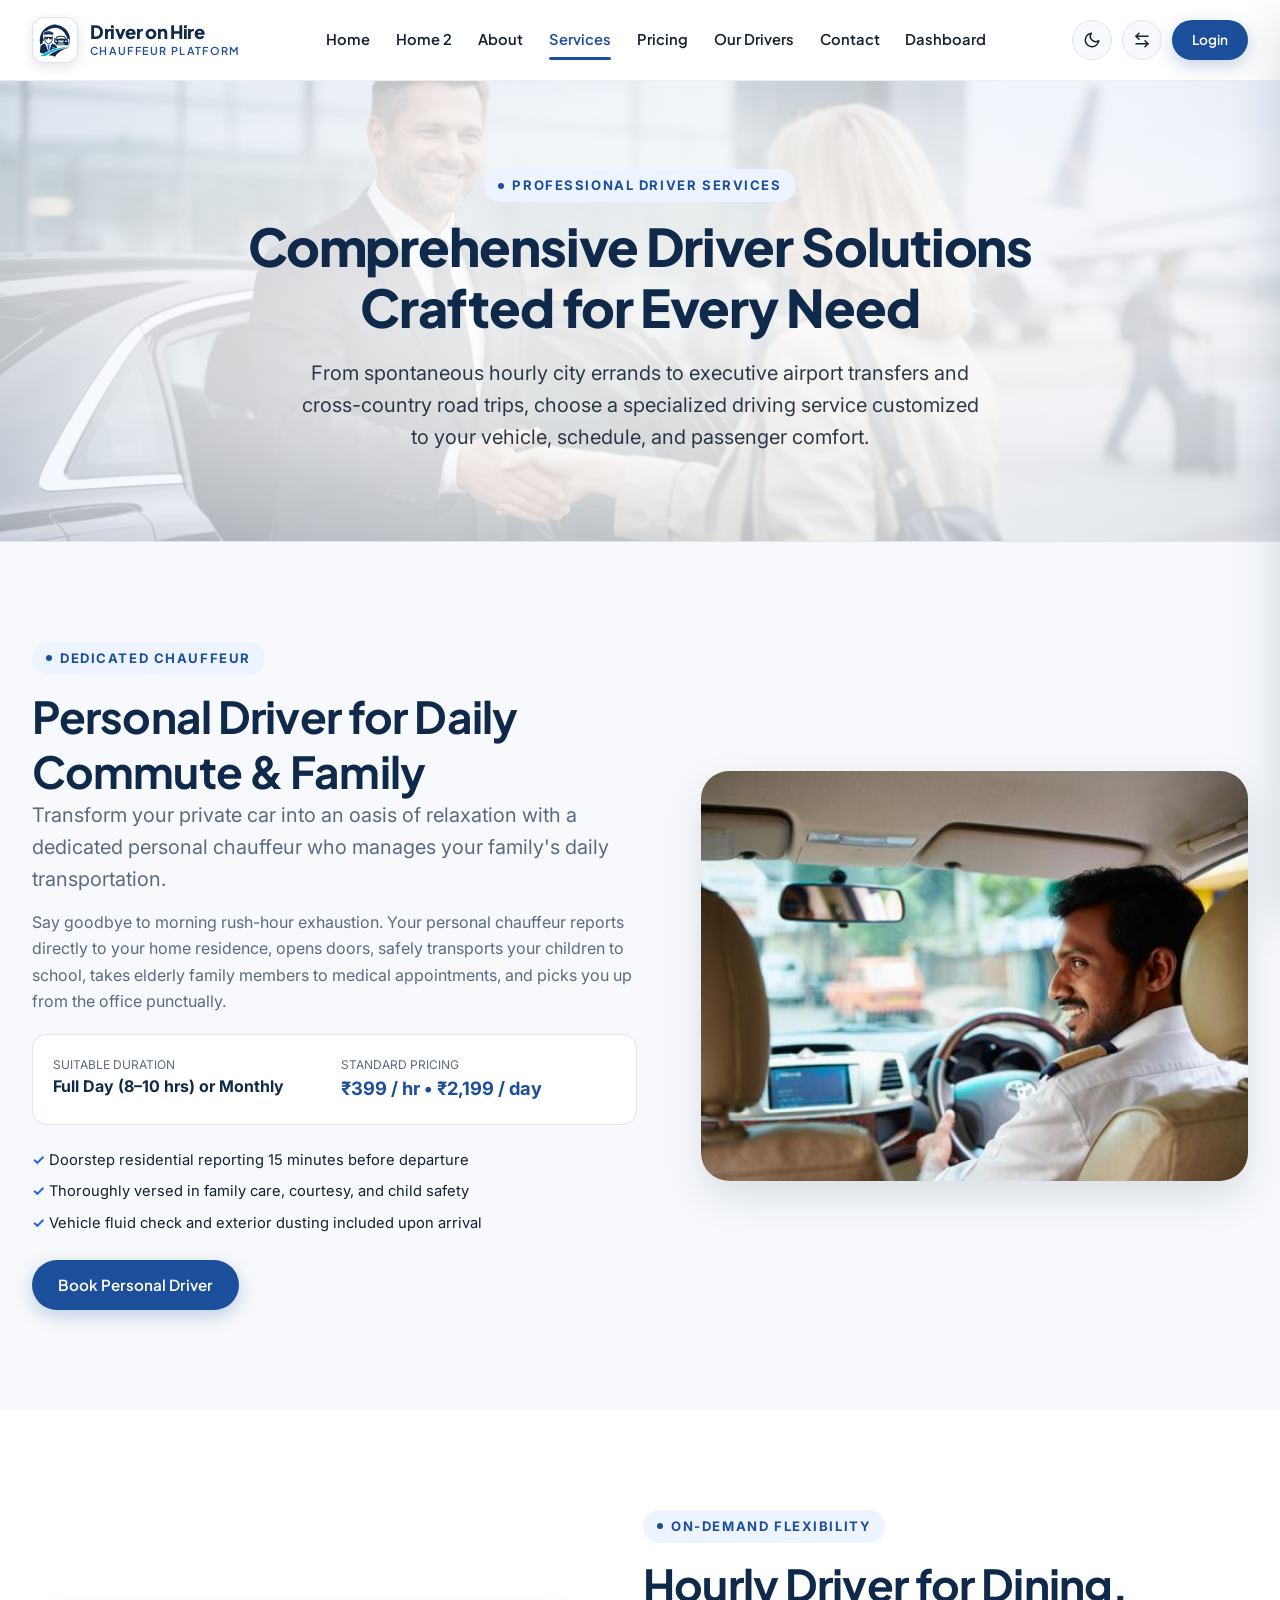
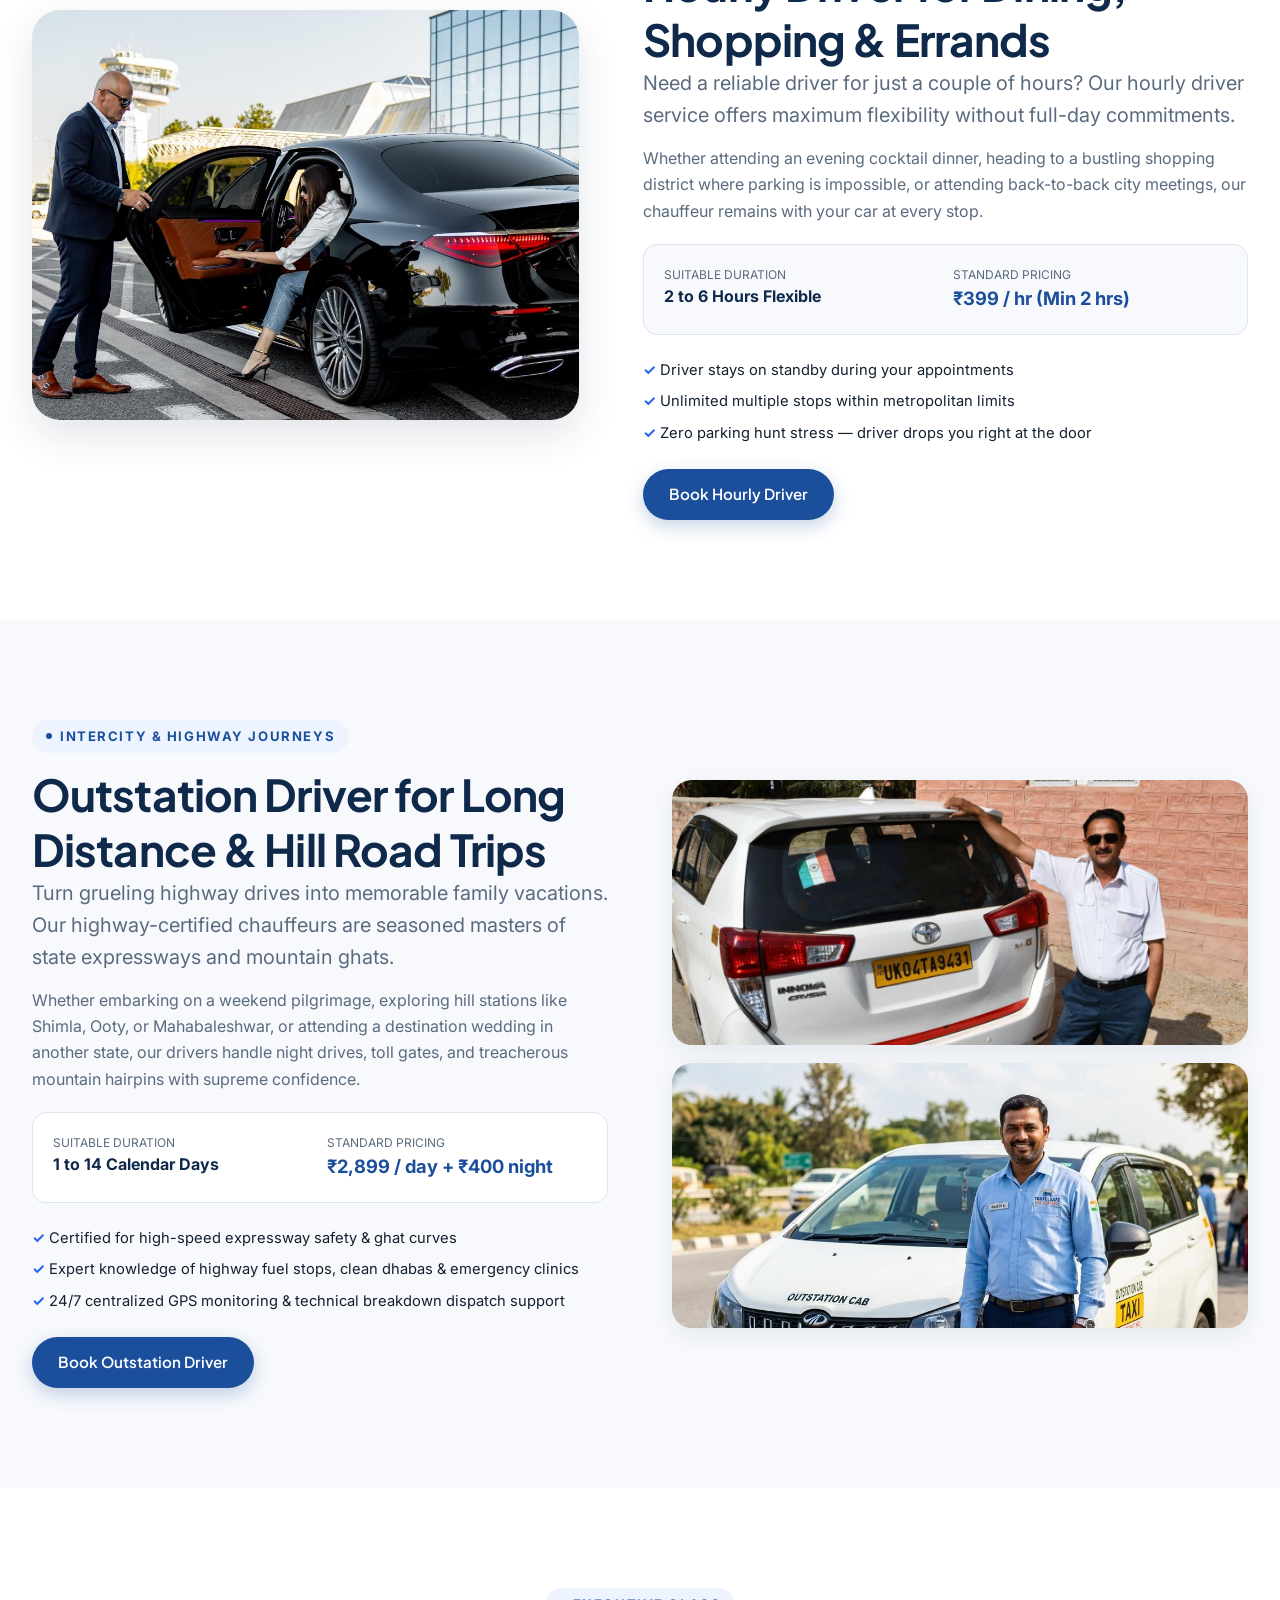
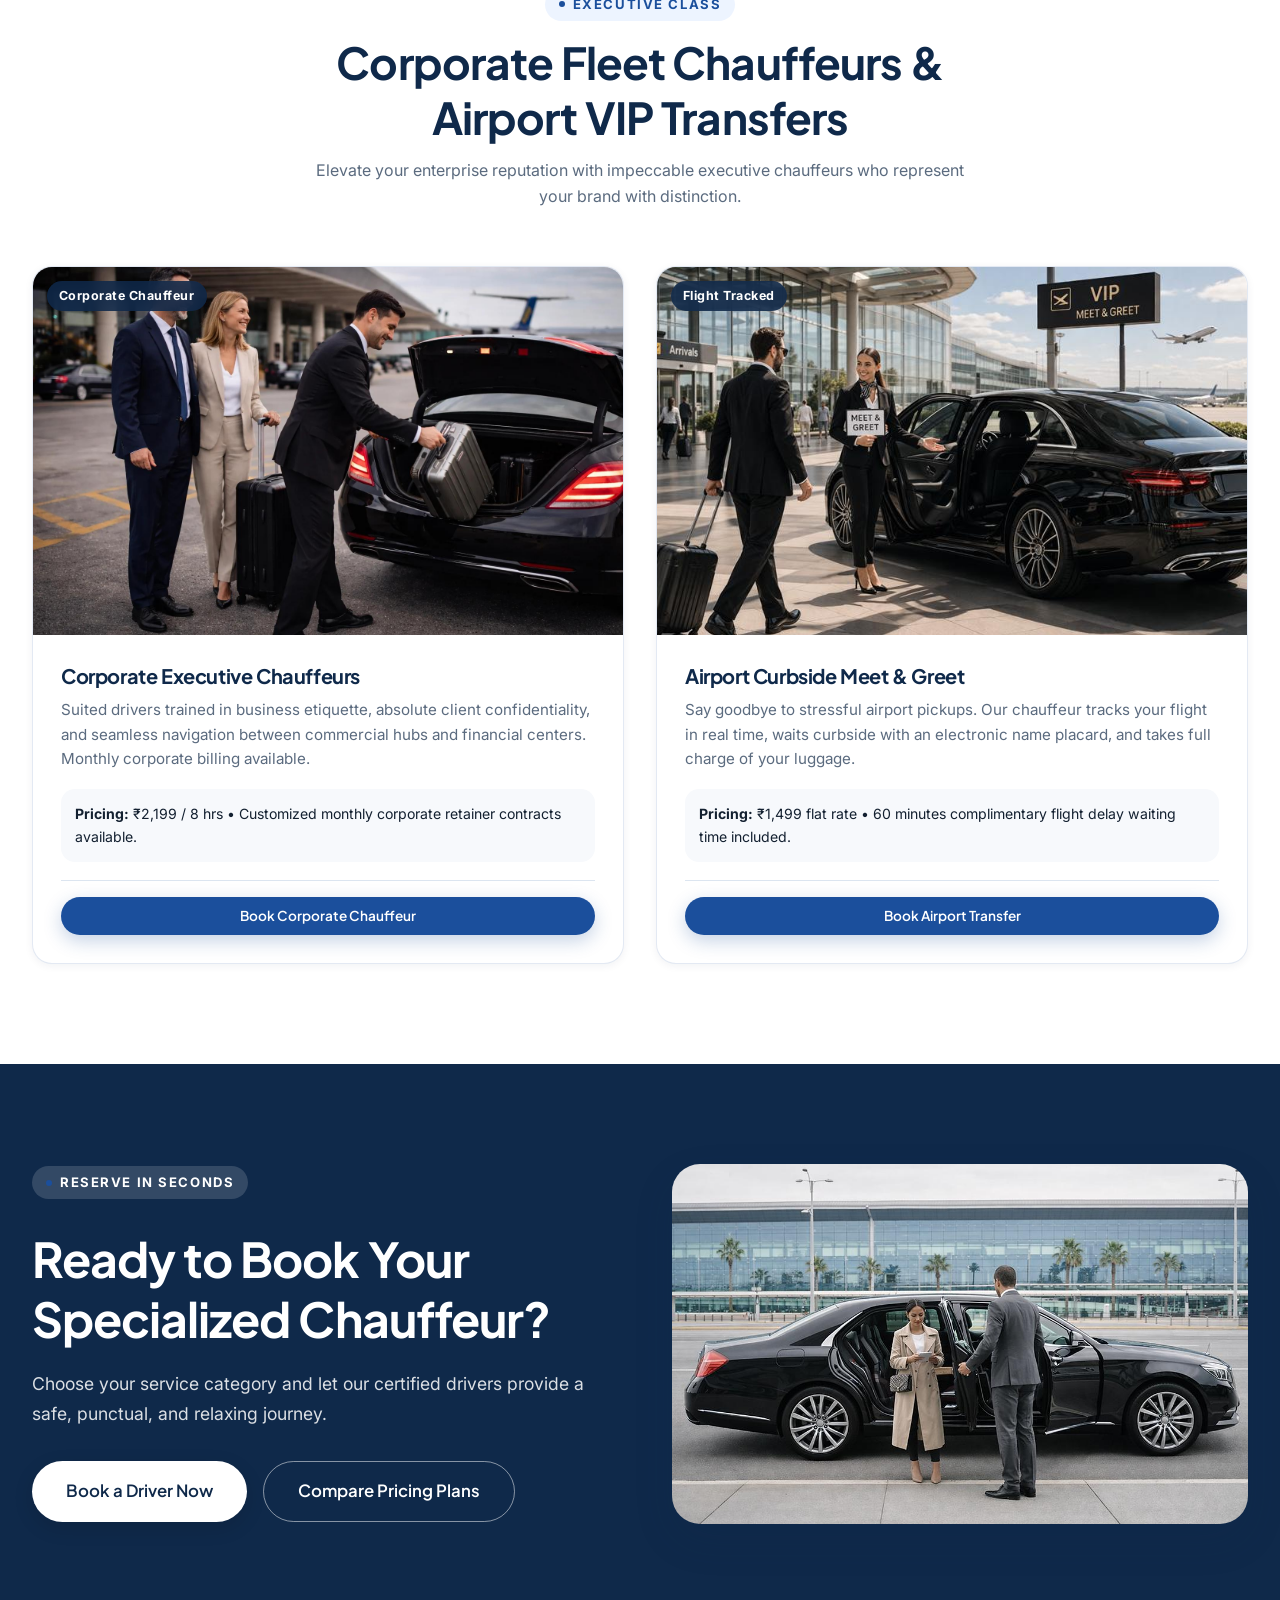
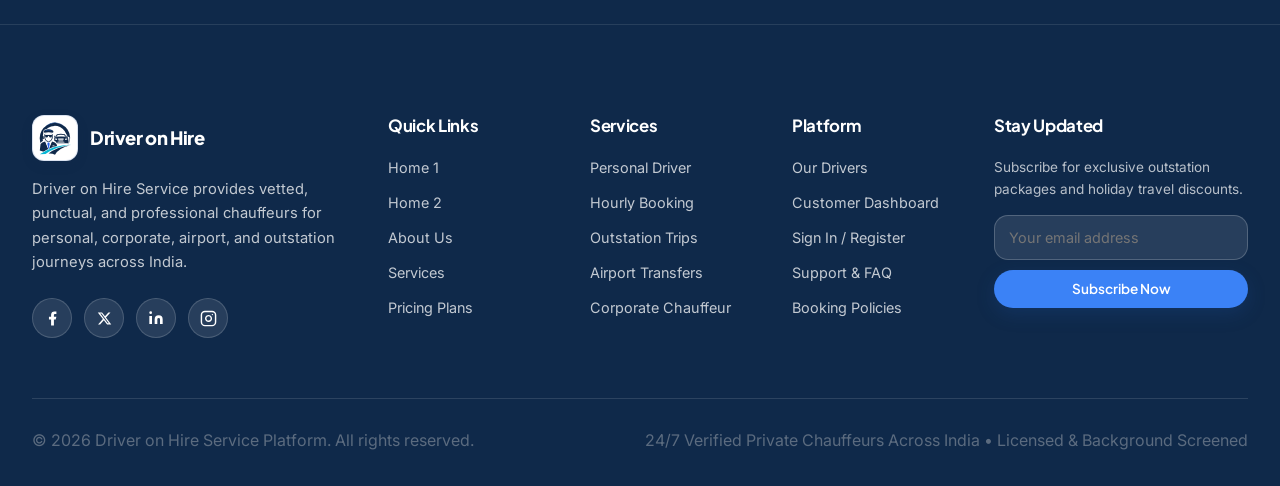
<file: services.html>
<!DOCTYPE html>
<html lang="en" dir="ltr" data-theme="light">
<head>
  <meta charset="UTF-8">
  <meta name="viewport" content="width=device-width, initial-scale=1.0">
  <title>Services — Driver on Hire Service</title>
  <meta name="description" content="Explore our specialized chauffeur solutions: Personal drivers, hourly on-demand bookings, outstation highway trips, corporate delegations, and airport transfers.">
  <!-- Stylesheets -->
  <link rel="stylesheet" href="assets/css/style.css">
  <link rel="icon" type="image/svg+xml" href="data:image/svg+xml,<svg xmlns='http://www.w3.org/2000/svg' viewBox='0 0 100 100'><rect width='100' height='100' rx='22' fill='%23FFFFFF'/><g transform='translate(5, 7.7) scale(0.9)'><path d='M15 67A40 40 0 1 1 86 64L79 59A32 32 0 1 0 21 62Z' fill='%230F294A'/><path d='M23 19A38 38 0 0 1 78 20A35 35 0 0 0 23 19Z' fill='%231B4F9C'/><path d='M16 40L14 48L25 51L26 46Z' fill='%230F294A'/><path d='M82 40L84 48L69 52L66 47Z' fill='%230F294A'/><path d='M46 43L52 35Q65 33 78 35L84 43L88 45L88 62L46 62Z' fill='%23FFFFFF'/><path d='M51 44L55 37Q65 35 76 37L80 44Z' fill='%230F294A'/><path d='M54 43L57 39Q65 38 74 39L77 43Z' fill='%23FFFFFF'/><rect x='47.5' y='41' width='4' height='3' rx='1' fill='%230F294A'/><rect x='79.5' y='41' width='4' height='3' rx='1' fill='%230F294A'/><path d='M48 45Q65 42 84 45L86 58Q86 61 82 61L48 61Z' fill='%230F294A'/><path d='M50 48L56 49L55 52L50 51Z' fill='%23FFFFFF'/><path d='M82 48L76 49L77 52L82 51Z' fill='%23FFFFFF'/><rect x='58' y='47.5' width='15' height='1.8' rx='0.9' fill='%23FFFFFF'/><rect x='58' y='50.5' width='15' height='1.8' rx='0.9' fill='%23FFFFFF'/><rect x='59' y='53.5' width='13' height='1.8' rx='0.9' fill='%23FFFFFF'/><rect x='56' y='57' width='19' height='2' rx='1' fill='%23FFFFFF'/><path d='M9 82L11 61Q15 55 21 53L19 31C19 20 47 20 47 31L45 53Q53 55 56 62L59 75Z' fill='%23FFFFFF'/><path d='M20 31C20 22 46 22 46 31L43 34L23 34Z' fill='%230F294A'/><path d='M23 29C25 24 41 24 43 29C39 27 27 27 23 29Z' fill='%231B4F9C'/><path d='M22 33Q33 31 44 33L43 35Q33 33 23 35Z' fill='%23FFFFFF'/><path d='M23 35Q33 39 43 35Q33 41 23 35Z' fill='%230F294A'/><path d='M23 37L23 47Q25 56 33 57Q41 56 43 47L43 37' fill='%23FFFFFF' stroke='%230F294A' stroke-width='2.2' stroke-linejoin='round'/><path d='M24 39H42V42Q42 46 38 46Q35 46 34 42H32Q31 46 28 46Q24 46 24 42Z' fill='%230F294A'/><path d='M10 80L12 63Q15 58 24 56L33 78L42 56Q51 58 54 63L57 74L22 84Z' fill='%230F294A'/><path d='M25 56L33 77L41 56Q33 59 25 56Z' fill='%23FFFFFF'/><path d='M31 59H35L36 63L33 78L30 63Z' fill='%232563EB'/><rect x='43' y='67' width='6' height='2' rx='1' fill='%23FFFFFF'/><path d='M6 92Q40 64 95 62L95 72Q60 76 50 94Z' fill='%23FFFFFF'/><path d='M10 90Q43 66 93 64Q51 70 25 89Z' fill='%2306B6D4'/><path d='M33 88Q53 71 91 66Q60 73 50 91Q42 87 33 88Z' fill='%230F294A'/></g></svg>">
</head>
<body>

  <!-- ==========================================================================
       CRITICAL NAVBAR (Reusable Component)
       ========================================================================== -->
  <header class="site-header">
    <div class="container">
      <nav class="navbar" aria-label="Main Navigation">
        <a href="index.html" class="brand-logo" aria-label="Driver on Hire Service Home">
          <div class="logo-badge">
            <svg viewBox="0 0 100 94" fill="none" xmlns="http://www.w3.org/2000/svg" aria-hidden="true"><path d="M15 67A40 40 0 1 1 86 64L79 59A32 32 0 1 0 21 62Z" fill="#0F294A"/><path d="M23 19A38 38 0 0 1 78 20A35 35 0 0 0 23 19Z" fill="#1B4F9C"/><path d="M16 40L14 48L25 51L26 46Z" fill="#0F294A"/><path d="M82 40L84 48L69 52L66 47Z" fill="#0F294A"/><path d="M46 43L52 35Q65 33 78 35L84 43L88 45L88 62L46 62Z" fill="#FFFFFF"/><path d="M51 44L55 37Q65 35 76 37L80 44Z" fill="#0F294A"/><path d="M54 43L57 39Q65 38 74 39L77 43Z" fill="#FFFFFF"/><rect x="47.5" y="41" width="4" height="3" rx="1" fill="#0F294A"/><rect x="79.5" y="41" width="4" height="3" rx="1" fill="#0F294A"/><path d="M48 45Q65 42 84 45L86 58Q86 61 82 61L48 61Z" fill="#0F294A"/><path d="M50 48L56 49L55 52L50 51Z" fill="#FFFFFF"/><path d="M82 48L76 49L77 52L82 51Z" fill="#FFFFFF"/><rect x="58" y="47.5" width="15" height="1.8" rx="0.9" fill="#FFFFFF"/><rect x="58" y="50.5" width="15" height="1.8" rx="0.9" fill="#FFFFFF"/><rect x="59" y="53.5" width="13" height="1.8" rx="0.9" fill="#FFFFFF"/><rect x="56" y="57" width="19" height="2" rx="1" fill="#FFFFFF"/><path d="M9 82L11 61Q15 55 21 53L19 31C19 20 47 20 47 31L45 53Q53 55 56 62L59 75Z" fill="#FFFFFF"/><path d="M20 31C20 22 46 22 46 31L43 34L23 34Z" fill="#0F294A"/><path d="M23 29C25 24 41 24 43 29C39 27 27 27 23 29Z" fill="#1B4F9C"/><path d="M22 33Q33 31 44 33L43 35Q33 33 23 35Z" fill="#FFFFFF"/><path d="M23 35Q33 39 43 35Q33 41 23 35Z" fill="#0F294A"/><path d="M23 37L23 47Q25 56 33 57Q41 56 43 47L43 37" fill="#FFFFFF" stroke="#0F294A" stroke-width="2.2" stroke-linejoin="round"/><path d="M24 39H42V42Q42 46 38 46Q35 46 34 42H32Q31 46 28 46Q24 46 24 42Z" fill="#0F294A"/><path d="M10 80L12 63Q15 58 24 56L33 78L42 56Q51 58 54 63L57 74L22 84Z" fill="#0F294A"/><path d="M25 56L33 77L41 56Q33 59 25 56Z" fill="#FFFFFF"/><path d="M31 59H35L36 63L33 78L30 63Z" fill="#2563EB"/><rect x="43" y="67" width="6" height="2" rx="1" fill="#FFFFFF"/><path d="M6 92Q40 64 95 62L95 72Q60 76 50 94Z" fill="#FFFFFF"/><path d="M10 90Q43 66 93 64Q51 70 25 89Z" fill="#06B6D4"/><path d="M33 88Q53 71 91 66Q60 73 50 91Q42 87 33 88Z" fill="#0F294A"/></svg>
          </div>
          <div class="brand-text">
            <span class="brand-title">Driver on Hire</span>
            <span class="brand-subtitle">Chauffeur Platform</span>
          </div>
        </a>

        <!-- Desktop Navigation Links (>1024px) -->
        <div class="nav-links-desktop">
          <a href="index.html" class="nav-link">Home</a>
          <a href="home-2.html" class="nav-link">Home 2</a>
          <a href="about.html" class="nav-link">About</a>
          <a href="services.html" class="nav-link active">Services</a>
          <a href="pricing.html" class="nav-link">Pricing</a>
          <a href="drivers.html" class="nav-link">Our Drivers</a>
          <a href="contact.html" class="nav-link">Contact</a>
          <a href="dashboard.html" class="nav-link" title="Customer Dashboard">Dashboard</a>
        </div>

        <!-- Desktop Action Controls (>1024px) -->
        <div class="nav-actions-desktop">
          <button type="button" class="control-toggle control-icon-only theme-toggle-btn" aria-label="Toggle dark mode" title="Toggle Dark Mode">
            <span class="theme-icon" aria-hidden="true">
              <svg width="18" height="18" viewBox="0 0 24 24" fill="none" stroke="currentColor" stroke-width="2" stroke-linecap="round" stroke-linejoin="round"><path d="M21 12.79A9 9 0 1 1 11.21 3 7 7 0 0 0 21 12.79z"/></svg>
            </span>
          </button>

          <button type="button" class="control-toggle control-icon-only rtl-toggle-btn" aria-label="Toggle text direction" title="Toggle RTL / LTR">
            <span class="rtl-icon" aria-hidden="true">
              <svg width="18" height="18" viewBox="0 0 24 24" fill="none" stroke="currentColor" stroke-width="2" stroke-linecap="round" stroke-linejoin="round"><path d="M8 3 4 7l4 4"/><path d="M4 7h16"/><path d="m16 21 4-4-4-4"/><path d="M20 17H4"/></svg>
            </span>
          </button>

          <a href="login.html" class="btn btn-primary btn-sm nav-cta-login">
            <span>Login</span>
          </a>
        </div>

        <!-- Mobile & Tablet Hamburger Button (<=1024px) -->
        <button type="button" class="hamburger-btn" aria-label="Toggle navigation drawer" aria-expanded="false">
          <span class="hamburger-line"></span>
          <span class="hamburger-line"></span>
          <span class="hamburger-line"></span>
        </button>
      </nav>
    </div>
  </header>

  <!-- ==========================================================================
       SIDEBAR / DRAWER COMPONENT (Strict Sequence: Links -> Dashboard -> [Theme][RTL] -> CTA)
       ========================================================================== -->
  <div class="sidebar-overlay" aria-hidden="true"></div>
  <aside class="site-sidebar" aria-label="Mobile Navigation Drawer">
    <div class="sidebar-header">
      <div class="brand-logo">
        <div class="logo-badge">
          <svg viewBox="0 0 100 94" fill="none" xmlns="http://www.w3.org/2000/svg" aria-hidden="true"><path d="M15 67A40 40 0 1 1 86 64L79 59A32 32 0 1 0 21 62Z" fill="#0F294A"/><path d="M23 19A38 38 0 0 1 78 20A35 35 0 0 0 23 19Z" fill="#1B4F9C"/><path d="M16 40L14 48L25 51L26 46Z" fill="#0F294A"/><path d="M82 40L84 48L69 52L66 47Z" fill="#0F294A"/><path d="M46 43L52 35Q65 33 78 35L84 43L88 45L88 62L46 62Z" fill="#FFFFFF"/><path d="M51 44L55 37Q65 35 76 37L80 44Z" fill="#0F294A"/><path d="M54 43L57 39Q65 38 74 39L77 43Z" fill="#FFFFFF"/><rect x="47.5" y="41" width="4" height="3" rx="1" fill="#0F294A"/><rect x="79.5" y="41" width="4" height="3" rx="1" fill="#0F294A"/><path d="M48 45Q65 42 84 45L86 58Q86 61 82 61L48 61Z" fill="#0F294A"/><path d="M50 48L56 49L55 52L50 51Z" fill="#FFFFFF"/><path d="M82 48L76 49L77 52L82 51Z" fill="#FFFFFF"/><rect x="58" y="47.5" width="15" height="1.8" rx="0.9" fill="#FFFFFF"/><rect x="58" y="50.5" width="15" height="1.8" rx="0.9" fill="#FFFFFF"/><rect x="59" y="53.5" width="13" height="1.8" rx="0.9" fill="#FFFFFF"/><rect x="56" y="57" width="19" height="2" rx="1" fill="#FFFFFF"/><path d="M9 82L11 61Q15 55 21 53L19 31C19 20 47 20 47 31L45 53Q53 55 56 62L59 75Z" fill="#FFFFFF"/><path d="M20 31C20 22 46 22 46 31L43 34L23 34Z" fill="#0F294A"/><path d="M23 29C25 24 41 24 43 29C39 27 27 27 23 29Z" fill="#1B4F9C"/><path d="M22 33Q33 31 44 33L43 35Q33 33 23 35Z" fill="#FFFFFF"/><path d="M23 35Q33 39 43 35Q33 41 23 35Z" fill="#0F294A"/><path d="M23 37L23 47Q25 56 33 57Q41 56 43 47L43 37" fill="#FFFFFF" stroke="#0F294A" stroke-width="2.2" stroke-linejoin="round"/><path d="M24 39H42V42Q42 46 38 46Q35 46 34 42H32Q31 46 28 46Q24 46 24 42Z" fill="#0F294A"/><path d="M10 80L12 63Q15 58 24 56L33 78L42 56Q51 58 54 63L57 74L22 84Z" fill="#0F294A"/><path d="M25 56L33 77L41 56Q33 59 25 56Z" fill="#FFFFFF"/><path d="M31 59H35L36 63L33 78L30 63Z" fill="#2563EB"/><rect x="43" y="67" width="6" height="2" rx="1" fill="#FFFFFF"/><path d="M6 92Q40 64 95 62L95 72Q60 76 50 94Z" fill="#FFFFFF"/><path d="M10 90Q43 66 93 64Q51 70 25 89Z" fill="#06B6D4"/><path d="M33 88Q53 71 91 66Q60 73 50 91Q42 87 33 88Z" fill="#0F294A"/></svg>
        </div>
        <div class="brand-text">
          <span class="brand-title">Driver on Hire</span>
          <span class="brand-subtitle">Navigation</span>
        </div>
      </div>
      <button type="button" class="sidebar-close-btn" aria-label="Close navigation drawer">✕</button>
    </div>

    <div class="sidebar-body">
      <nav class="sidebar-nav-list">
        <a href="index.html" class="sidebar-nav-link">Home</a>
        <a href="home-2.html" class="sidebar-nav-link">Home 2</a>
        <a href="about.html" class="sidebar-nav-link">About</a>
        <a href="services.html" class="sidebar-nav-link active">Services</a>
        <a href="pricing.html" class="sidebar-nav-link">Pricing</a>
        <a href="drivers.html" class="sidebar-nav-link">Our Drivers</a>
        <a href="contact.html" class="sidebar-nav-link">Contact</a>
        <a href="dashboard.html" class="sidebar-nav-link">Dashboard</a>
      </nav>

      <div class="sidebar-divider"></div>

      <div class="sidebar-controls-row">
        <button type="button" class="control-toggle control-icon-only theme-toggle-btn" aria-label="Toggle dark mode" title="Toggle Dark Mode">
          <span class="theme-icon" aria-hidden="true"><svg width="18" height="18" viewBox="0 0 24 24" fill="none" stroke="currentColor" stroke-width="2" stroke-linecap="round" stroke-linejoin="round"><path d="M21 12.79A9 9 0 1 1 11.21 3 7 7 0 0 0 21 12.79z"/></svg></span>
        </button>
        <button type="button" class="control-toggle control-icon-only rtl-toggle-btn" aria-label="Toggle text direction" title="Toggle RTL / LTR">
          <span class="rtl-icon" aria-hidden="true"><svg width="18" height="18" viewBox="0 0 24 24" fill="none" stroke="currentColor" stroke-width="2" stroke-linecap="round" stroke-linejoin="round"><path d="M8 3 4 7l4 4"/><path d="M4 7h16"/><path d="m16 21 4-4-4-4"/><path d="M20 17H4"/></svg></span>
        </button>
      </div>

      <div class="sidebar-cta-wrap">
        <a href="login.html" class="btn btn-primary sidebar-cta-btn">
          <span>Login</span>
        </a>
      </div>
    </div>
  </aside>

  <main id="main-content">
    <!-- ==========================================================================
         SECTION 01 — SERVICES HERO (Centered with Background Image)
         Image: images/image-39.png (Chauffeur in suit greeting female traveler with handshake at airport)
         ========================================================================== -->
    <section class="page-hero" style="background-image: url('images/image-39.png');">
      <div class="page-hero-overlay"></div>
      <div class="container">
        <div class="page-hero-content page-hero-content-wide reveal">
          <span class="eyebrow">Professional Driver Services</span>
          <h1>Comprehensive Driver Solutions <br class="hero-break">Crafted for Every Need</h1>
          <p class="lead">From spontaneous hourly city errands to executive airport transfers and cross-country road trips, choose a specialized driving service customized to your vehicle, schedule, and passenger comfort.</p>
        </div>
      </div>
    </section>

    <!-- ==========================================================================
         SECTION 02 — PERSONAL DRIVER
         Image: images/image-16.png (Friendly Indian chauffeur in uniform driving Toyota car with warm smile)
         ========================================================================== -->
    <section class="section section-alt" id="personal-driver">
      <div class="container">
        <div style="display:grid; grid-template-columns:1.05fr 0.95fr; gap:clamp(32px, 5vw, 64px); align-items:center;" class="hero-grid-1">
          <div class="reveal">
            <span class="eyebrow">Dedicated Chauffeur</span>
            <h2>Personal Driver for Daily Commute & Family</h2>
            <p class="lead">Transform your private car into an oasis of relaxation with a dedicated personal chauffeur who manages your family's daily transportation.</p>
            <p style="margin-block:14px 20px;">Say goodbye to morning rush-hour exhaustion. Your personal chauffeur reports directly to your home residence, opens doors, safely transports your children to school, takes elderly family members to medical appointments, and picks you up from the office punctually.</p>
            
            <div style="background:var(--bg-card); padding:20px; border-radius:var(--radius-md); border:1px solid var(--color-border); margin-block-end:24px;">
              <div class="grid-2" style="display:grid; grid-template-columns:1fr 1fr; gap:14px;">
                <div>
                  <small style="color:var(--text-muted); display:block; font-size:0.75rem; text-transform:uppercase;">Suitable Duration</small>
                  <strong style="color:var(--heading-color);">Full Day (8–10 hrs) or Monthly</strong>
                </div>
                <div>
                  <small style="color:var(--text-muted); display:block; font-size:0.75rem; text-transform:uppercase;">Standard Pricing</small>
                  <strong style="color:var(--accent-primary); font-size:1.15rem;">₹399 / hr &bull; ₹2,199 / day</strong>
                </div>
              </div>
            </div>

            <ul style="display:flex; flex-direction:column; gap:8px; margin-block-end:24px; font-size:0.92rem;">
              <li><strong style="color:var(--accent-emerald);">✓</strong> Doorstep residential reporting 15 minutes before departure</li>
              <li><strong style="color:var(--accent-emerald);">✓</strong> Thoroughly versed in family care, courtesy, and child safety</li>
              <li><strong style="color:var(--accent-emerald);">✓</strong> Vehicle fluid check and exterior dusting included upon arrival</li>
            </ul>

            <button type="button" class="btn btn-primary mobile-cta-btn" data-open-modal="booking" data-service="full-day">Book Personal Driver</button>
          </div>

          <div class="reveal">
            <img src="images/image-16.png" alt="Friendly Indian chauffeur in uniform with shoulder epaulettes driving Toyota car, looking back with a warm welcoming smile" class="service-feature-img" style="aspect-ratio:4/3; object-position:center 22%;" width="500" height="500">
          </div>
        </div>
      </div>
    </section>

    <!-- ==========================================================================
         SECTION 03 — HOURLY DRIVER
         Image: images/image-48.png (Chauffeur in sunglasses assisting female passenger getting into modern black Mercedes S-Class)
         ========================================================================== -->
    <section class="section" id="hourly-driver">
      <div class="container">
        <div style="display:grid; grid-template-columns:0.95fr 1.05fr; gap:clamp(32px, 5vw, 64px); align-items:center;" class="hero-grid-1">
          <div class="reveal">
            <img src="images/image-48.png" alt="Chauffeur in sunglasses assisting female passenger in white jacket getting into modern black Mercedes S-Class sedan" class="service-feature-img" style="aspect-ratio:4/3; object-position:center 20%;" width="1000" height="1000">
          </div>

          <div class="reveal">
            <span class="eyebrow">On-Demand Flexibility</span>
            <h2>Hourly Driver for Dining, Shopping & Errands</h2>
            <p class="lead">Need a reliable driver for just a couple of hours? Our hourly driver service offers maximum flexibility without full-day commitments.</p>
            <p style="margin-block:14px 20px;">Whether attending an evening cocktail dinner, heading to a bustling shopping district where parking is impossible, or attending back-to-back city meetings, our chauffeur remains with your car at every stop.</p>
            
            <div style="background:var(--bg-secondary); padding:20px; border-radius:var(--radius-md); border:1px solid var(--color-border); margin-block-end:24px;">
              <div class="grid-2" style="display:grid; grid-template-columns:1fr 1fr; gap:14px;">
                <div>
                  <small style="color:var(--text-muted); display:block; font-size:0.75rem; text-transform:uppercase;">Suitable Duration</small>
                  <strong style="color:var(--heading-color);">2 to 6 Hours Flexible</strong>
                </div>
                <div>
                  <small style="color:var(--text-muted); display:block; font-size:0.75rem; text-transform:uppercase;">Standard Pricing</small>
                  <strong style="color:var(--accent-primary); font-size:1.15rem;">₹399 / hr (Min 2 hrs)</strong>
                </div>
              </div>
            </div>

            <ul style="display:flex; flex-direction:column; gap:8px; margin-block-end:24px; font-size:0.92rem;">
              <li><strong style="color:var(--accent-emerald);">✓</strong> Driver stays on standby during your appointments</li>
              <li><strong style="color:var(--accent-emerald);">✓</strong> Unlimited multiple stops within metropolitan limits</li>
              <li><strong style="color:var(--accent-emerald);">✓</strong> Zero parking hunt stress — driver drops you right at the door</li>
            </ul>

            <button type="button" class="btn btn-primary mobile-cta-btn" data-open-modal="booking" data-service="hourly">Book Hourly Driver</button>
          </div>
        </div>
      </div>
    </section>

    <!-- ==========================================================================
         SECTION 04 — OUTSTATION DRIVER
         Images: 
         - images/image-17.png (Indian driver leaning against Toyota Innova Crysta with Indian flag)
         - images/image-56.png (Outstation cab driver in blue uniform shirt with Mahindra Marazzo cab)
         ========================================================================== -->
    <section class="section section-alt" id="outstation-driver">
      <div class="container">
        <div style="display:grid; grid-template-columns:1fr 1fr; gap:clamp(32px, 5vw, 64px); align-items:center;" class="hero-grid-1">
          <div class="reveal">
            <span class="eyebrow">Intercity & Highway Journeys</span>
            <h2>Outstation Driver for Long Distance & Hill Road Trips</h2>
            <p class="lead">Turn grueling highway drives into memorable family vacations. Our highway-certified chauffeurs are seasoned masters of state expressways and mountain ghats.</p>
            <p style="margin-block:14px 20px;">Whether embarking on a weekend pilgrimage, exploring hill stations like Shimla, Ooty, or Mahabaleshwar, or attending a destination wedding in another state, our drivers handle night drives, toll gates, and treacherous mountain hairpins with supreme confidence.</p>
            
            <div style="background:var(--bg-card); padding:20px; border-radius:var(--radius-md); border:1px solid var(--color-border); margin-block-end:24px;">
              <div class="grid-2" style="display:grid; grid-template-columns:1fr 1fr; gap:14px;">
                <div>
                  <small style="color:var(--text-muted); display:block; font-size:0.75rem; text-transform:uppercase;">Suitable Duration</small>
                  <strong style="color:var(--heading-color);">1 to 14 Calendar Days</strong>
                </div>
                <div>
                  <small style="color:var(--text-muted); display:block; font-size:0.75rem; text-transform:uppercase;">Standard Pricing</small>
                  <strong style="color:var(--accent-primary); font-size:1.15rem;">₹2,899 / day + ₹400 night</strong>
                </div>
              </div>
            </div>

            <ul style="display:flex; flex-direction:column; gap:8px; margin-block-end:24px; font-size:0.92rem;">
              <li><strong style="color:var(--accent-emerald);">✓</strong> Certified for high-speed expressway safety & ghat curves</li>
              <li><strong style="color:var(--accent-emerald);">✓</strong> Expert knowledge of highway fuel stops, clean dhabas & emergency clinics</li>
              <li><strong style="color:var(--accent-emerald);">✓</strong> 24/7 centralized GPS monitoring & technical breakdown dispatch support</li>
            </ul>

            <button type="button" class="btn btn-primary mobile-cta-btn" data-open-modal="booking" data-service="outstation">Book Outstation Driver</button>
          </div>

          <!-- Dual Image Feature for Outstation -->
          <div class="reveal service-outstation-stack">
            <img src="images/image-17.png" alt="Indian driver in white shirt and sunglasses leaning against white Toyota Innova Crysta with Indian flag" class="service-outstation-img" style="aspect-ratio:16/10; object-position:center 24%;" width="1280" height="853">
            <img src="images/image-56.png" alt="Professional outstation cab driver in blue uniform standing proudly beside white Mahindra MPV on highway" class="service-outstation-img" style="aspect-ratio:16/10; object-position:center 18%;" width="1024" height="1024">
          </div>
        </div>
      </div>
    </section>

    <!-- ==========================================================================
         SECTION 05 — CORPORATE & AIRPORT SERVICES
         Images:
         - images/image-40.png (Chauffeur loading luggage for business travelers)
         - images/image-44.png (VIP Meet & Greet concierge opening Mercedes door)
         ========================================================================== -->
    <section class="section" id="corporate-airport">
      <div class="container">
        <div class="section-header reveal">
          <span class="eyebrow">Executive Class</span>
          <h2>Corporate Fleet Chauffeurs & Airport VIP Transfers</h2>
          <p>Elevate your enterprise reputation with impeccable executive chauffeurs who represent your brand with distinction.</p>
        </div>

        <div class="grid-2">
          <!-- Corporate Service Card -->
          <div class="premium-card reveal">
            <div class="card-img-wrap">
              <img src="images/image-40.png" alt="Chauffeur in business suit carefully loading luggage into trunk of Mercedes S-Class for business couple at airport" width="1536" height="1024">
              <span class="card-badge">Corporate Chauffeur</span>
            </div>
            <div class="card-body">
              <h3 class="card-title">Corporate Executive Chauffeurs</h3>
              <p class="card-desc">Suited drivers trained in business etiquette, absolute client confidentiality, and seamless navigation between commercial hubs and financial centers. Monthly corporate billing available.</p>
              <div style="background:var(--bg-secondary); padding:14px; border-radius:var(--radius-md); margin-block-end:18px; font-size:0.88rem;">
                <strong>Pricing:</strong> ₹2,199 / 8 hrs &bull; Customized monthly corporate retainer contracts available.
              </div>
              <div class="card-footer">
                <button type="button" class="btn btn-primary btn-sm btn-full" data-open-modal="booking" data-service="corporate">Book Corporate Chauffeur</button>
              </div>
            </div>
          </div>

          <!-- Airport Service Card -->
          <div class="premium-card reveal">
            <div class="card-img-wrap">
              <img src="images/image-44.png" alt="VIP Meet and Greet concierge holding welcome board and opening door of black Mercedes at airport arrival gate" width="744" height="496">
              <span class="card-badge">Flight Tracked</span>
            </div>
            <div class="card-body">
              <h3 class="card-title">Airport Curbside Meet & Greet</h3>
              <p class="card-desc">Say goodbye to stressful airport pickups. Our chauffeur tracks your flight in real time, waits curbside with an electronic name placard, and takes full charge of your luggage.</p>
              <div style="background:var(--bg-secondary); padding:14px; border-radius:var(--radius-md); margin-block-end:18px; font-size:0.88rem;">
                <strong>Pricing:</strong> ₹1,499 flat rate &bull; 60 minutes complimentary flight delay waiting time included.
              </div>
              <div class="card-footer">
                <button type="button" class="btn btn-primary btn-sm btn-full" data-open-modal="booking" data-service="airport">Book Airport Transfer</button>
              </div>
            </div>
          </div>
        </div>
      </div>
    </section>

    <!-- ==========================================================================
         SECTION 06 — SERVICE BOOKING CTA
         Image: images/image-50.png (Chauffeur holding door open for business lady with tablet outside airport terminal)
         ========================================================================== -->
    <section class="section section-dark" style="position:relative; overflow:hidden;">
      <div class="container" style="position:relative; z-index:2;">
        <div style="display:grid; grid-template-columns:1fr 1fr; gap:clamp(32px, 5vw, 64px); align-items:center;" class="hero-grid-1">
          <div class="reveal">
            <span class="eyebrow" style="background:rgba(255,255,255,0.15); color:#FFFFFF;">Reserve in Seconds</span>
            <h2 style="font-size:clamp(2rem, 4vw, 3rem); margin-block:16px 20px;">Ready to Book Your Specialized Chauffeur?</h2>
            <p style="font-size:1.1rem; line-height:1.7; margin-block-end:32px;">Choose your service category and let our certified drivers provide a safe, punctual, and relaxing journey.</p>
            <div class="cta-btn-group" style="display:flex; gap:16px; flex-wrap:wrap;">
              <button type="button" class="btn btn-white btn-lg" data-open-modal="booking">Book a Driver Now</button>
              <a href="pricing.html" class="btn btn-outline btn-lg" style="color:#FFFFFF; border-color:rgba(255,255,255,0.5);">Compare Pricing Plans</a>
            </div>
          </div>

          <div class="reveal">
            <img src="images/image-50.png" alt="Chauffeur in grey suit holding car door open for business lady carrying tablet outside modern airport terminal" class="service-feature-img" style="aspect-ratio:16/10; object-position:center 22%;" width="971" height="637">
          </div>
        </div>
      </div>
    </section>
  </main>

  <!-- ==========================================================================
       SHARED REUSABLE FOOTER
       ========================================================================== -->
  <footer class="site-footer">
    <div class="container">
      <div class="footer-grid">
        <div class="footer-col">
          <div class="brand-logo" style="color:#FFFFFF; margin-block-end:16px;">
            <div class="logo-badge">
              <svg viewBox="0 0 100 94" fill="none" xmlns="http://www.w3.org/2000/svg" aria-hidden="true"><path d="M15 67A40 40 0 1 1 86 64L79 59A32 32 0 1 0 21 62Z" fill="#0F294A"/><path d="M23 19A38 38 0 0 1 78 20A35 35 0 0 0 23 19Z" fill="#1B4F9C"/><path d="M16 40L14 48L25 51L26 46Z" fill="#0F294A"/><path d="M82 40L84 48L69 52L66 47Z" fill="#0F294A"/><path d="M46 43L52 35Q65 33 78 35L84 43L88 45L88 62L46 62Z" fill="#FFFFFF"/><path d="M51 44L55 37Q65 35 76 37L80 44Z" fill="#0F294A"/><path d="M54 43L57 39Q65 38 74 39L77 43Z" fill="#FFFFFF"/><rect x="47.5" y="41" width="4" height="3" rx="1" fill="#0F294A"/><rect x="79.5" y="41" width="4" height="3" rx="1" fill="#0F294A"/><path d="M48 45Q65 42 84 45L86 58Q86 61 82 61L48 61Z" fill="#0F294A"/><path d="M50 48L56 49L55 52L50 51Z" fill="#FFFFFF"/><path d="M82 48L76 49L77 52L82 51Z" fill="#FFFFFF"/><rect x="58" y="47.5" width="15" height="1.8" rx="0.9" fill="#FFFFFF"/><rect x="58" y="50.5" width="15" height="1.8" rx="0.9" fill="#FFFFFF"/><rect x="59" y="53.5" width="13" height="1.8" rx="0.9" fill="#FFFFFF"/><rect x="56" y="57" width="19" height="2" rx="1" fill="#FFFFFF"/><path d="M9 82L11 61Q15 55 21 53L19 31C19 20 47 20 47 31L45 53Q53 55 56 62L59 75Z" fill="#FFFFFF"/><path d="M20 31C20 22 46 22 46 31L43 34L23 34Z" fill="#0F294A"/><path d="M23 29C25 24 41 24 43 29C39 27 27 27 23 29Z" fill="#1B4F9C"/><path d="M22 33Q33 31 44 33L43 35Q33 33 23 35Z" fill="#FFFFFF"/><path d="M23 35Q33 39 43 35Q33 41 23 35Z" fill="#0F294A"/><path d="M23 37L23 47Q25 56 33 57Q41 56 43 47L43 37" fill="#FFFFFF" stroke="#0F294A" stroke-width="2.2" stroke-linejoin="round"/><path d="M24 39H42V42Q42 46 38 46Q35 46 34 42H32Q31 46 28 46Q24 46 24 42Z" fill="#0F294A"/><path d="M10 80L12 63Q15 58 24 56L33 78L42 56Q51 58 54 63L57 74L22 84Z" fill="#0F294A"/><path d="M25 56L33 77L41 56Q33 59 25 56Z" fill="#FFFFFF"/><path d="M31 59H35L36 63L33 78L30 63Z" fill="#2563EB"/><rect x="43" y="67" width="6" height="2" rx="1" fill="#FFFFFF"/><path d="M6 92Q40 64 95 62L95 72Q60 76 50 94Z" fill="#FFFFFF"/><path d="M10 90Q43 66 93 64Q51 70 25 89Z" fill="#06B6D4"/><path d="M33 88Q53 71 91 66Q60 73 50 91Q42 87 33 88Z" fill="#0F294A"/></svg>
            </div>
            <span class="brand-title" style="color:#FFFFFF;">Driver on Hire</span>
          </div>
          <p class="footer-desc">Driver on Hire Service provides vetted, punctual, and professional chauffeurs for personal, corporate, airport, and outstation journeys across India.</p>
          <div class="social-links">
            <a href="#" class="social-link" aria-label="Facebook" title="Facebook">
              <svg width="17" height="17" viewBox="0 0 24 24" fill="currentColor" aria-hidden="true"><path d="M14 13.5h2.5l1-4H14v-2c0-1.03 0-2 2-2h1.5V2.14c-.326-.043-1.557-.14-2.857-.14C11.928 2 10 3.657 10 6.7v2.8H7v4h3V22h4v-8.5z"/></svg>
            </a>
            <a href="#" class="social-link" aria-label="X (Twitter)" title="X (Twitter)">
              <svg width="15" height="15" viewBox="0 0 24 24" fill="currentColor" aria-hidden="true"><path d="M18.244 2.25h3.308l-7.227 8.26 8.502 11.24H16.17l-5.214-6.817L4.99 21.75H1.68l7.73-8.835L1.254 2.25H8.08l4.713 6.231zm-1.161 17.52h1.833L7.084 4.126H5.117z"/></svg>
            </a>
            <a href="#" class="social-link" aria-label="LinkedIn" title="LinkedIn">
              <svg width="16" height="16" viewBox="0 0 24 24" fill="currentColor" aria-hidden="true"><path d="M16 8a6 6 0 0 1 6 6v7h-4v-7a2 2 0 0 0-2-2 2 2 0 0 0-2 2v7h-4v-7a6 6 0 0 1 6-6z"/><rect x="2" y="9" width="4" height="12"/><circle cx="4" cy="4" r="2"/></svg>
            </a>
            <a href="#" class="social-link" aria-label="Instagram" title="Instagram">
              <svg width="17" height="17" viewBox="0 0 24 24" fill="none" stroke="currentColor" stroke-width="2" stroke-linecap="round" stroke-linejoin="round" aria-hidden="true"><rect x="2" y="2" width="20" height="20" rx="5" ry="5"/><path d="M16 11.37A4 4 0 1 1 12.63 8 4 4 0 0 1 16 11.37z"/><line x1="17.5" y1="6.5" x2="17.51" y2="6.5"/></svg>
            </a>
          </div>
        </div>

        <div class="footer-col">
          <h5>Quick Links</h5>
          <div class="footer-links">
            <a href="index.html" class="footer-link">Home 1</a>
            <a href="home-2.html" class="footer-link">Home 2</a>
            <a href="about.html" class="footer-link">About Us</a>
            <a href="services.html" class="footer-link">Services</a>
            <a href="pricing.html" class="footer-link">Pricing Plans</a>
          </div>
        </div>

        <div class="footer-col">
          <h5>Services</h5>
          <div class="footer-links">
            <a href="services.html#personal-driver" class="footer-link">Personal Driver</a>
            <a href="services.html#hourly-driver" class="footer-link">Hourly Booking</a>
            <a href="services.html#outstation-driver" class="footer-link">Outstation Trips</a>
            <a href="services.html#corporate-airport" class="footer-link">Airport Transfers</a>
            <a href="services.html#corporate-airport" class="footer-link">Corporate Chauffeur</a>
          </div>
        </div>

        <div class="footer-col">
          <h5>Platform</h5>
          <div class="footer-links">
            <a href="drivers.html#driver-profiles" class="footer-link">Our Drivers</a>
            <a href="dashboard.html" class="footer-link">Customer Dashboard</a>
            <a href="login.html" class="footer-link">Sign In / Register</a>
            <a href="contact.html#faq" class="footer-link">Support & FAQ</a>
            <a href="pricing.html#comparison" class="footer-link">Booking Policies</a>
          </div>
        </div>

        <div class="footer-col">
          <h5>Stay Updated</h5>
          <p style="font-size:0.85rem; color:rgba(255,255,255,0.7); margin-block-end:14px;">Subscribe for exclusive outstation packages and holiday travel discounts.</p>
          <form onsubmit="event.preventDefault(); showToast('Thank you for subscribing to Driver on Hire updates!', 'success'); this.reset();" style="display:flex; flex-direction:column; gap:10px;">
            <input type="email" placeholder="Your email address" required style="padding:10px 14px; border-radius:var(--radius-md); background:rgba(255,255,255,0.1); border:1px solid rgba(255,255,255,0.2); color:#FFFFFF; font-size:0.9rem;">
            <button type="submit" class="btn btn-primary btn-sm" style="background:var(--color-fresh);">Subscribe Now</button>
          </form>
        </div>
      </div>

      <div class="footer-bottom">
        <p>&copy; 2026 Driver on Hire Service Platform. All rights reserved.</p>
        <p>24/7 Verified Private Chauffeurs Across India &bull; Licensed &amp; Background Screened</p>
      </div>
    </div>
  </footer>

  <!-- SHARED BOOKING MODAL -->
  <div class="modal-overlay" id="bookingModal" role="dialog" aria-modal="true" aria-labelledby="modalTitleServices">
    <div class="modal-dialog">
      <div class="modal-header">
        <div>
          <h3 id="modalTitleServices" style="font-size:1.35rem; margin-block-end:4px;">Book a Specialized Driver</h3>
          <p style="font-size:0.85rem; color:var(--text-muted);">Instant matching with a verified local chauffeur</p>
        </div>
        <button type="button" class="modal-close-btn" aria-label="Close modal">✕</button>
      </div>
      <div class="modal-body">
        <form id="bookingModalForm" style="display:flex; flex-direction:column; gap:18px;">
          <div class="form-group">
            <label for="bookingModalService" class="form-label">Service Type</label>
            <select id="bookingModalService" class="form-control" required>
              <option value="hourly">Hourly Driver (₹399/hr)</option>
              <option value="half-day">Half Day 4 Hours (₹1,299)</option>
              <option value="full-day">Full Day 8 Hours (₹2,199)</option>
              <option value="outstation">Outstation Driver (₹2,899/day)</option>
              <option value="airport">Airport Pickup (₹1,499)</option>
              <option value="corporate">Corporate Chauffeur (₹449/hr)</option>
            </select>
          </div>

          <div class="grid-2" style="display:grid; grid-template-columns:1fr 1fr; gap:14px;">
            <div class="form-group">
              <label for="bookingModalPickup" class="form-label">Pickup Address</label>
              <input type="text" id="bookingModalPickup" class="form-control" placeholder="House / Hotel / Landmark" required>
            </div>
            <div class="form-group">
              <label for="bookingModalDrop" class="form-label">Destination</label>
              <input type="text" id="bookingModalDrop" class="form-control" placeholder="City / Locality" required>
            </div>
          </div>

          <div class="grid-3" style="display:grid; grid-template-columns:1fr 1fr 1fr; gap:12px;">
            <div class="form-group">
              <label for="bookingModalDate" class="form-label">Date</label>
              <input type="date" id="bookingModalDate" class="form-control" required>
            </div>
            <div class="form-group">
              <label for="bookingModalTime" class="form-label">Start Time</label>
              <input type="time" id="bookingModalTime" class="form-control" value="09:00" required>
            </div>
            <div class="form-group">
              <label for="bookingModalHours" class="form-label">Hours</label>
              <input type="number" id="bookingModalHours" class="form-control" min="2" max="48" value="4" required>
            </div>
          </div>

          <div style="background:var(--color-soft-green); border:1px solid rgba(27, 79, 156,0.2); padding:16px; border-radius:var(--radius-md); display:flex; justify-content:space-between; align-items:center;">
            <div>
              <span style="font-size:0.8rem; text-transform:uppercase; font-weight:700; color:var(--text-muted); display:block;">Estimated Total</span>
              <strong id="bookingModalEstimate" style="font-size:1.6rem; color:var(--accent-primary); font-family:var(--font-heading);">₹1,299</strong>
            </div>
            <span style="font-size:0.8rem; color:var(--text-muted); text-align:right;">Zero Hidden Charges<br>Taxes & GST Included</span>
          </div>

          <button type="submit" class="btn btn-primary btn-lg" style="width:100%;">
            <span>Confirm & Match Driver</span>
          </button>
        </form>
      </div>
    </div>
  </div>

  <!-- Scripts -->
  <script src="assets/js/main.js"></script>
</body>
</html>
</file>
<file: assets/css/style.css>
/* ==========================================================================
   DRIVER ON HIRE SERVICE — ADVANCED PREMIUM DESIGN SYSTEM
   Blue + White Theme, Strict Responsive Navbar/Sidebar, RTL & Dark Mode
   ========================================================================== */

@import url('https://fonts.googleapis.com/css2?family=Inter:wght@300;400;500;600;700&family=Plus+Jakarta+Sans:wght@500;600;700;800&display=swap');

/* --- CSS Variables & Theme Tokens --- */
:root {
  /* Brand Palette - Light Mode Default */
  --color-forest: #0F294A;
  --color-premium: #1B4F9C;
  --color-emerald: #2563EB;
  --color-fresh: #3B82F6;
  --color-soft-green: #EDF4FF;
  --color-soft-green-rgb: 237, 244, 255;
  --color-white: #FFFFFF;
  --color-warm-white: #F7F9FC;
  --color-charcoal: #132030;
  --color-muted: #5B6B7F;
  --color-border: #DCE5F0;
  --color-card-border: rgba(27, 79, 156, 0.12);

  /* Semantic UI Tokens */
  --bg-primary: #FFFFFF;
  --bg-secondary: #F7F9FC;
  --bg-tertiary: #EDF4FF;
  --bg-card: #FFFFFF;
  --bg-card-hover: #FFFFFF;
  --text-main: #132030;
  --text-muted: #5B6B7F;
  --text-light: #8797AA;
  --heading-color: #0F294A;
  
  --header-bg: rgba(255, 255, 255, 0.95);
  --header-border: rgba(15, 41, 74, 0.08);
  --sidebar-bg: #FFFFFF;
  --sidebar-border: #DCE5F0;

  --accent-primary: #1B4F9C;
  --accent-hover: #0F294A;
  --accent-emerald: #2563EB;
  --accent-glow: rgba(27, 79, 156, 0.25);
  
  --shadow-sm: 0 2px 8px rgba(15, 41, 74, 0.06);
  --shadow-md: 0 8px 24px rgba(15, 41, 74, 0.08);
  --shadow-lg: 0 16px 40px rgba(15, 41, 74, 0.12);
  --shadow-card: 0 10px 30px rgba(15, 41, 74, 0.06);
  --shadow-float: 0 20px 48px rgba(15, 41, 74, 0.16);

  /* Typography */
  --font-heading: 'Plus Jakarta Sans', system-ui, -apple-system, sans-serif;
  --font-body: 'Inter', system-ui, -apple-system, sans-serif;

  /* Layout & Transitions */
  --radius-sm: 8px;
  --radius-md: 14px;
  --radius-lg: 20px;
  --radius-xl: 28px;
  --radius-full: 9999px;
  --transition: all 0.3s cubic-bezier(0.25, 0.8, 0.25, 1);
  --transition-fast: all 0.18s ease-in-out;
  --transition-bounce: all 0.4s cubic-bezier(0.34, 1.56, 0.64, 1);
  
  --container-max: 1280px;
  --section-padding: clamp(60px, 8vw, 100px);
}

/* --- Dark Theme Tokens --- */
[data-theme="dark"] {
  --bg-primary: #0B1522;
  --bg-secondary: #101E30;
  --bg-tertiary: #152840;
  --bg-card: #122236;
  --bg-card-hover: #182D47;
  --text-main: #F1F5FA;
  --text-muted: #A0B2C6;
  --text-light: #788CA3;
  --heading-color: #FFFFFF;

  --color-border: #1E344D;
  --color-card-border: rgba(59, 130, 246, 0.22);
  --color-soft-green: #172C45;
  --color-soft-green-rgb: 23, 44, 69;

  --header-bg: rgba(11, 21, 34, 0.94);
  --header-border: rgba(59, 130, 246, 0.15);
  --sidebar-bg: #0E1B2B;
  --sidebar-border: #1C324B;

  --accent-primary: #3B82F6;
  --accent-hover: #60A5FA;
  --accent-emerald: #38BDF8;
  --accent-glow: rgba(59, 130, 246, 0.35);

  --shadow-sm: 0 2px 8px rgba(0, 0, 0, 0.35);
  --shadow-md: 0 8px 24px rgba(0, 0, 0, 0.45);
  --shadow-lg: 0 16px 40px rgba(0, 0, 0, 0.55);
  --shadow-card: 0 10px 30px rgba(0, 0, 0, 0.4);
  --shadow-float: 0 20px 48px rgba(0, 0, 0, 0.65);
}

/* --- Reset & Global Baseline --- */
*, *::before, *::after {
  box-sizing: border-box;
  margin: 0;
  padding: 0;
}

html {
  font-size: 16px;
  scroll-behavior: smooth;
  -webkit-font-smoothing: antialiased;
  -moz-osx-font-smoothing: grayscale;
}

body {
  font-family: var(--font-body);
  font-size: 1rem;
  line-height: 1.6;
  color: var(--text-main);
  background-color: var(--bg-primary);
  overflow-x: hidden;
  transition: background-color 0.3s ease, color 0.3s ease;
  min-height: 100vh;
  display: flex;
  flex-direction: column;
}

img, svg, picture {
  max-width: 100%;
  display: block;
}

a {
  color: inherit;
  text-decoration: none;
  transition: var(--transition-fast);
}

button, input, select, textarea {
  font: inherit;
  color: inherit;
  border: none;
  background: none;
}

button {
  cursor: pointer;
}

ul, ol {
  list-style: none;
}

/* --- Typography --- */
h1, h2, h3, h4, h5, h6 {
  font-family: var(--font-heading);
  color: var(--heading-color);
  font-weight: 700;
  line-height: 1.25;
  letter-spacing: -0.02em;
}

h1 { font-size: clamp(2.25rem, 5vw, 3.75rem); font-weight: 800; }
h2 { font-size: clamp(1.85rem, 4vw, 2.75rem); }
h3 { font-size: clamp(1.35rem, 2.5vw, 1.75rem); }
h4 { font-size: clamp(1.15rem, 2vw, 1.35rem); }
h5 { font-size: 1.1rem; }
h6 { font-size: 0.95rem; text-transform: uppercase; letter-spacing: 0.08em; }

p {
  color: var(--text-muted);
  font-size: 1rem;
  line-height: 1.65;
}

.lead {
  font-size: clamp(1.05rem, 1.8vw, 1.25rem);
  line-height: 1.6;
  color: var(--text-muted);
}

.eyebrow {
  display: inline-flex;
  align-items: center;
  gap: 8px;
  font-size: 0.82rem;
  font-weight: 700;
  text-transform: uppercase;
  letter-spacing: 0.12em;
  color: var(--accent-primary);
  background: var(--color-soft-green);
  padding: 6px 14px;
  border-radius: var(--radius-full);
  margin-block-end: 14px;
}

.eyebrow::before {
  content: '';
  width: 6px;
  height: 6px;
  border-radius: 50%;
  background: var(--accent-primary);
}

/* --- Container & Layout Helpers --- */
.container {
  width: 100%;
  max-width: var(--container-max);
  margin-inline: auto;
  padding-inline: clamp(16px, 4vw, 32px);
}

.section {
  padding-block: var(--section-padding);
  position: relative;
}

section[id] {
  scroll-margin-top: 88px;
}

.section-alt {
  background-color: var(--bg-secondary);
}

.section-soft {
  background-color: var(--color-soft-green);
}

.section-dark {
  background-color: var(--color-forest);
  color: #FFFFFF;
}

.section-dark h1,
.section-dark h2,
.section-dark h3,
.section-dark h4 {
  color: #FFFFFF;
}

.section-dark p {
  color: rgba(255, 255, 255, 0.85);
}

.section-header {
  text-align: center;
  max-width: 680px;
  margin-inline: auto;
  margin-block-end: clamp(36px, 6vw, 56px);
}

.section-header.text-start {
  text-align: start;
  margin-inline: 0;
}

.section-header h2 {
  margin-block-end: 12px;
}

/* --- Buttons & Interactive Elements --- */
.btn {
  display: inline-flex;
  align-items: center;
  justify-content: center;
  gap: 10px;
  font-family: var(--font-heading);
  font-weight: 600;
  font-size: 0.95rem;
  padding: 13px 26px;
  border-radius: var(--radius-full);
  transition: var(--transition);
  white-space: nowrap;
  user-select: none;
  text-decoration: none;
  position: relative;
  overflow: hidden;
}

.btn-primary {
  background-color: var(--accent-primary);
  color: #FFFFFF !important;
  box-shadow: 0 6px 18px var(--accent-glow);
}

.btn-primary:hover {
  background-color: var(--accent-hover);
  transform: translateY(-2px);
  box-shadow: 0 10px 24px var(--accent-glow);
}

.btn-primary:active {
  transform: translateY(0);
}

.btn-secondary {
  background-color: var(--color-soft-green);
  color: var(--accent-primary);
  border: 1px solid rgba(27, 79, 156, 0.2);
}

.btn-secondary:hover {
  background-color: var(--accent-primary);
  color: #FFFFFF;
  transform: translateY(-2px);
}

.btn-outline {
  border: 1.5px solid var(--accent-primary);
  color: var(--accent-primary);
  background: transparent;
}

.btn-outline:hover {
  background-color: var(--accent-primary);
  color: #FFFFFF;
  transform: translateY(-2px);
}

.btn-white {
  background-color: #FFFFFF;
  color: var(--color-forest) !important;
  box-shadow: 0 6px 20px rgba(0, 0, 0, 0.12);
}

.btn-white:hover {
  background-color: var(--color-soft-green);
  transform: translateY(-2px);
}

.btn-sm {
  padding: 8px 18px;
  font-size: 0.85rem;
}

.btn-lg {
  padding: 16px 34px;
  font-size: 1.05rem;
}

.btn-full {
  width: 100%;
}

.btn-icon-round {
  width: 42px;
  height: 42px;
  border-radius: 50%;
  display: inline-flex;
  align-items: center;
  justify-content: center;
  background: var(--bg-secondary);
  border: 1px solid var(--color-border);
  color: var(--text-main);
  transition: var(--transition-fast);
}

.btn-icon-round:hover {
  background: var(--color-soft-green);
  color: var(--accent-primary);
  border-color: var(--accent-primary);
  transform: scale(1.05);
}

/* ==========================================================================
   NAVBAR & HEADER COMPONENT
   ========================================================================== */
.site-header {
  position: sticky;
  top: 0;
  z-index: 1000;
  background-color: var(--header-bg);
  backdrop-filter: blur(14px);
  -webkit-backdrop-filter: blur(14px);
  border-bottom: 1px solid var(--header-border);
  transition: var(--transition);
}

.site-header.scrolled {
  box-shadow: var(--shadow-sm);
}

.navbar {
  display: flex;
  align-items: center;
  justify-content: space-between;
  height: 80px;
  gap: clamp(12px, 1.5vw, 24px);
}

/* Brand Logo */
.brand-logo {
  display: flex;
  align-items: center;
  gap: 12px;
  font-family: var(--font-heading);
  font-weight: 800;
  font-size: 1.25rem;
  color: var(--heading-color);
  letter-spacing: -0.02em;
  flex-shrink: 0;
}

.logo-badge {
  width: 46px;
  height: 46px;
  padding: 3px;
  border-radius: 12px;
  background: #FFFFFF;
  border: 1px solid rgba(27, 79, 156, 0.16);
  display: flex;
  align-items: center;
  justify-content: center;
  box-shadow: 0 4px 12px rgba(15, 41, 74, 0.12);
  flex-shrink: 0;
}

.logo-badge svg {
  width: 100%;
  height: 100%;
  display: block;
}

.brand-text {
  display: flex;
  flex-direction: column;
}

.brand-title {
  font-size: 1.15rem;
  font-weight: 800;
  line-height: 1.15;
  color: var(--heading-color);
  white-space: nowrap;
}

.brand-subtitle {
  font-size: 0.68rem;
  font-weight: 600;
  text-transform: uppercase;
  letter-spacing: 0.12em;
  color: var(--accent-primary);
  white-space: nowrap;
}

/* Desktop Navigation (> 1024px) */
.nav-links-desktop {
  display: flex;
  align-items: center;
  flex-wrap: nowrap;
  gap: clamp(12px, 1.4vw, 22px);
}

.nav-link {
  font-family: var(--font-heading);
  font-weight: 600;
  font-size: 0.92rem;
  color: var(--text-main);
  padding: 8px 4px;
  position: relative;
  transition: var(--transition-fast);
  white-space: nowrap;
  flex-shrink: 0;
}

.nav-link:hover,
.nav-link.active {
  color: var(--accent-primary);
}

.nav-link.active::after {
  content: '';
  position: absolute;
  bottom: 0;
  inset-inline-start: 4px;
  inset-inline-end: 4px;
  height: 2.5px;
  background: var(--accent-primary);
  border-radius: var(--radius-full);
}

/* Desktop Action Controls (> 1024px) */
.nav-actions-desktop {
  display: flex;
  align-items: center;
  flex-wrap: nowrap;
  gap: 10px;
  flex-shrink: 0;
}

.control-toggle {
  display: inline-flex;
  align-items: center;
  justify-content: center;
  gap: 6px;
  padding: 8px 14px;
  border-radius: var(--radius-full);
  background: var(--bg-secondary);
  border: 1px solid var(--color-border);
  font-size: 0.85rem;
  font-weight: 600;
  color: var(--text-main);
  transition: var(--transition-fast);
  white-space: nowrap;
  flex-shrink: 0;
}

.control-toggle.control-icon-only {
  width: 40px;
  height: 40px;
  padding: 0;
  border-radius: 50%;
}

.theme-icon,
.rtl-icon {
  display: inline-flex;
  align-items: center;
  justify-content: center;
  line-height: 1;
}

.nav-cta-login {
  height: 40px;
  padding: 0 20px;
  border-radius: var(--radius-full);
  white-space: nowrap;
  flex-shrink: 0;
}

.control-toggle:hover {
  background: var(--color-soft-green);
  color: var(--accent-primary);
  border-color: var(--accent-primary);
}

/* Mobile & Tablet Controls (<= 1024px) */
.hamburger-btn {
  display: none;
  flex-direction: column;
  justify-content: center;
  align-items: center;
  gap: 5px;
  width: 44px;
  height: 44px;
  border-radius: var(--radius-md);
  background: var(--bg-secondary);
  border: 1px solid var(--color-border);
  color: var(--text-main);
  transition: var(--transition-fast);
  z-index: 1001;
}

.hamburger-line {
  width: 22px;
  height: 2px;
  background-color: var(--text-main);
  border-radius: 2px;
  transition: var(--transition);
}

.hamburger-btn.active .hamburger-line:nth-child(1) {
  transform: translateY(7px) rotate(45deg);
}

.hamburger-btn.active .hamburger-line:nth-child(2) {
  opacity: 0;
}

.hamburger-btn.active .hamburger-line:nth-child(3) {
  transform: translateY(-7px) rotate(-45deg);
}

/* ==========================================================================
   SIDEBAR / DRAWER COMPONENT (CRITICAL REQUIREMENT)
   ========================================================================== */
.sidebar-overlay {
  position: fixed;
  inset: 0;
  background-color: rgba(11, 21, 34, 0.6);
  backdrop-filter: blur(6px);
  -webkit-backdrop-filter: blur(6px);
  opacity: 0;
  visibility: hidden;
  transition: opacity 0.35s ease, visibility 0.35s ease;
  z-index: 1998;
}

.sidebar-overlay.active {
  opacity: 1;
  visibility: visible;
}

.site-sidebar {
  position: fixed;
  top: 0;
  bottom: 0;
  inset-inline-end: 0;
  width: min(380px, 86vw);
  background-color: var(--sidebar-bg);
  border-inline-start: 1px solid var(--sidebar-border);
  box-shadow: var(--shadow-float);
  z-index: 1999;
  transform: translateX(100%);
  transition: transform 0.38s cubic-bezier(0.25, 0.8, 0.25, 1);
  display: flex;
  flex-direction: column;
  overflow-y: auto;
  overscroll-behavior: contain;
}

/* In RTL mode, drawer slides from the other side */
[dir="rtl"] .site-sidebar {
  transform: translateX(-100%);
}

.site-sidebar.active {
  transform: translateX(0) !important;
}

.sidebar-header {
  display: flex;
  align-items: center;
  justify-content: space-between;
  padding: 22px 24px;
  border-bottom: 1px solid var(--color-border);
}

.sidebar-close-btn {
  width: 38px;
  height: 38px;
  border-radius: 50%;
  background: var(--bg-secondary);
  border: 1px solid var(--color-border);
  display: flex;
  align-items: center;
  justify-content: center;
  color: var(--text-main);
  transition: var(--transition-fast);
}

.sidebar-close-btn:hover {
  background: var(--color-soft-green);
  color: var(--accent-primary);
}

.sidebar-body {
  padding: 24px;
  display: flex;
  flex-direction: column;
  gap: 18px;
  flex: 1;
}

/* EXACT SIDEBAR ARRANGEMENT:
   1st: Main Nav Links
   2nd: Dashboard Navigation Link
   3rd: Theme + RTL in SAME horizontal row
   4th: Primary CTA button full width below Theme+RTL
*/

.sidebar-nav-list {
  display: flex;
  flex-direction: column;
  align-items: center;
  gap: 6px;
  width: 100%;
}

.sidebar-nav-link {
  display: flex;
  align-items: center;
  justify-content: center;
  width: 100%;
  max-width: 260px;
  min-height: 44px;
  padding: 10px 16px;
  margin-inline: auto;
  border-radius: var(--radius-md);
  font-family: var(--font-heading);
  font-weight: 600;
  font-size: 1rem;
  color: var(--text-main);
  text-align: center;
  transition: var(--transition-fast);
}

.sidebar-nav-link:hover,
.sidebar-nav-link.active {
  background-color: var(--color-soft-green);
  color: var(--accent-primary);
}

.sidebar-nav-link.dashboard-link {
  background: rgba(27, 79, 156, 0.08);
  color: var(--accent-primary);
  font-weight: 700;
  border: 1px dashed rgba(27, 79, 156, 0.25);
}

.sidebar-divider {
  height: 1px;
  width: 100%;
  max-width: 260px;
  background-color: var(--color-border);
  margin-block: 6px;
  margin-inline: auto;
}

/* 3rd: Theme + RTL Icons centered in SAME horizontal row */
.sidebar-controls-row {
  display: flex;
  align-items: center;
  justify-content: center;
  gap: 14px;
  width: 100%;
}

.sidebar-control-btn {
  display: inline-flex;
  align-items: center;
  justify-content: center;
  gap: 8px;
  height: 46px;
  padding: 10px 14px;
  border-radius: var(--radius-md);
  background: var(--bg-secondary);
  border: 1px solid var(--color-border);
  font-family: var(--font-heading);
  font-weight: 600;
  font-size: 0.88rem;
  color: var(--text-main);
  transition: var(--transition-fast);
  white-space: nowrap;
}

.sidebar-control-btn:hover {
  background: var(--color-soft-green);
  color: var(--accent-primary);
  border-color: var(--accent-primary);
}

/* 4th: CTA BUTTON below Theme + RTL Icons */
.sidebar-cta-wrap {
  width: 100%;
  display: flex;
  flex-direction: column;
  align-items: center;
  margin-block-start: 4px;
}

.sidebar-cta-btn {
  width: 100%;
  max-width: 260px;
  height: 48px;
  margin-inline: auto;
}

.sidebar-footer-note {
  margin-top: auto;
  padding-top: 20px;
  text-align: center;
  font-size: 0.82rem;
  color: var(--text-muted);
  border-top: 1px solid var(--color-border);
}

/* ==========================================================================
   EVEN-NUMBERED CARD GRIDS (CRITICAL 2x2 and 2x3 RULES)
   ========================================================================== */

/* 2-Card Grid */
.grid-2 {
  display: grid;
  grid-template-columns: repeat(2, 1fr);
  gap: clamp(20px, 3vw, 32px);
}

/* 4-Card Grid */
.grid-4 {
  display: grid;
  grid-template-columns: repeat(4, 1fr);
  gap: clamp(18px, 2.5vw, 28px);
}

/* 6-Card Grid */
.grid-6 {
  display: grid;
  grid-template-columns: repeat(3, 1fr);
  gap: clamp(18px, 2.5vw, 28px);
}

/* Base Card Style */
.premium-card {
  background: var(--bg-card);
  border: 1px solid var(--color-card-border);
  border-radius: var(--radius-lg);
  overflow: hidden;
  box-shadow: var(--shadow-sm);
  transition: var(--transition);
  display: flex;
  flex-direction: column;
  height: 100%;
  position: relative;
}

.premium-card:hover {
  transform: translateY(-6px);
  box-shadow: var(--shadow-lg);
  border-color: var(--accent-primary);
}

.card-img-wrap {
  position: relative;
  overflow: hidden;
  aspect-ratio: 16 / 10;
  background-color: var(--bg-secondary);
}

.card-img-wrap.portrait-aspect {
  aspect-ratio: 4 / 3;
}

.card-img-wrap.square-aspect {
  aspect-ratio: 1 / 1;
}

.card-img-wrap.icon-banner {
  background: linear-gradient(135deg, var(--color-forest) 0%, var(--color-premium) 100%);
  display: flex;
  align-items: center;
  justify-content: center;
}

.card-icon-ring {
  width: 72px;
  height: 72px;
  border-radius: 50%;
  background: rgba(255, 255, 255, 0.14);
  border: 1px solid rgba(255, 255, 255, 0.28);
  color: #FFFFFF;
  display: flex;
  align-items: center;
  justify-content: center;
  box-shadow: 0 10px 24px rgba(0, 0, 0, 0.18);
  transition: transform 0.35s ease;
}

.premium-card:hover .card-icon-ring {
  transform: scale(1.08);
}

.about-story-img,
.service-feature-img {
  width: 100%;
  height: auto;
  display: block;
  border-radius: var(--radius-xl);
  box-shadow: var(--shadow-lg);
  object-fit: cover;
}

.service-outstation-stack {
  display: grid;
  grid-template-columns: 1fr;
  gap: 18px;
}

.service-outstation-img {
  width: 100%;
  height: auto;
  max-height: 265px;
  display: block;
  border-radius: var(--radius-lg);
  box-shadow: var(--shadow-md);
  object-fit: cover;
}

.card-img-wrap img {
  width: 100%;
  height: 100%;
  object-fit: cover;
  transition: transform 0.6s cubic-bezier(0.25, 0.8, 0.25, 1);
}

.premium-card:hover .card-img-wrap img {
  transform: scale(1.05);
}

.card-badge {
  position: absolute;
  top: 14px;
  inset-inline-start: 14px;
  background: rgba(15, 41, 74, 0.85);
  backdrop-filter: blur(8px);
  color: #FFFFFF;
  font-size: 0.78rem;
  font-weight: 700;
  padding: 5px 12px;
  border-radius: var(--radius-full);
  letter-spacing: 0.04em;
  z-index: 2;
}

.card-body {
  padding: clamp(20px, 2.5vw, 28px);
  display: flex;
  flex-direction: column;
  flex: 1;
}

.card-title {
  margin-block-end: 10px;
  font-size: 1.25rem;
}

.card-desc {
  font-size: 0.95rem;
  color: var(--text-muted);
  line-height: 1.6;
  margin-block-end: 18px;
  flex: 1;
}

.card-footer {
  display: flex;
  align-items: center;
  justify-content: space-between;
  padding-block-start: 16px;
  border-top: 1px solid var(--color-border);
  margin-top: auto;
}

/* Section 03: Why Choose Us (2x2 Horizontal Editorial Cards) */
.why-choose-grid {
  display: grid;
  grid-template-columns: repeat(2, 1fr);
  gap: clamp(20px, 2.5vw, 28px);
  align-items: stretch;
}

.why-choose-card {
  display: grid;
  grid-template-columns: 0.92fr 1.08fr;
  align-items: stretch;
  min-height: 255px;
}

.why-choose-media {
  position: relative;
  overflow: hidden;
  background-color: var(--bg-secondary);
  min-height: 255px;
}

.why-choose-media img {
  position: absolute;
  inset: 0;
  width: 100%;
  height: 100%;
  object-fit: cover;
  object-position: center 22%;
  display: block;
  transition: transform 0.6s cubic-bezier(0.25, 0.8, 0.25, 1);
}

.why-choose-card:hover .why-choose-media img {
  transform: scale(1.05);
}

.why-choose-content {
  padding: clamp(22px, 2.5vw, 28px);
  display: flex;
  flex-direction: column;
  height: 100%;
  text-align: start;
}

.why-choose-content .card-title {
  font-size: 1.25rem;
  margin-block-end: 10px;
}

.why-choose-content .card-desc {
  font-size: 0.94rem;
  line-height: 1.62;
  color: var(--text-muted);
  margin-block-end: 18px;
  flex: 1;
}

.why-choose-footer {
  display: flex;
  align-items: center;
  justify-content: space-between;
  gap: 12px;
  flex-wrap: wrap;
  padding-block-start: 14px;
  border-top: 1px solid var(--color-border);
  margin-top: auto;
}

.why-choose-metric {
  display: inline-flex;
  align-items: center;
  gap: 7px;
  font-weight: 700;
  font-size: 0.84rem;
  color: var(--accent-primary);
  white-space: nowrap;
}

.why-choose-note {
  font-size: 0.82rem;
  font-weight: 500;
  color: var(--text-muted);
  white-space: nowrap;
}

/* Home 2 Benefit Cards Equal Baseline & Clean Alignment */
.benefit-cards-grid .card-img-wrap img {
  object-position: center 20%;
}

.benefit-cards-grid .card-body {
  padding: 24px;
}

.benefit-cards-grid .card-title {
  font-size: clamp(1.06rem, 1.32vw, 1.18rem);
  line-height: 1.3;
  margin-block-end: 10px;
  white-space: nowrap;
}

.benefit-cards-grid .card-desc {
  font-size: 0.92rem;
  line-height: 1.62;
  margin-block-end: 18px;
}

.benefit-cards-grid .card-footer {
  padding-block-start: 14px;
}

.benefit-footer-tag {
  display: inline-flex;
  align-items: center;
  gap: 8px;
  color: var(--accent-primary);
  font-weight: 700;
  font-size: 0.86rem;
}

/* ==========================================================================
   HOME 1 SPECIFIC SECTIONS
   ========================================================================== */
/* Section 01: Hero Split-Screen with Image Background */
.hero-home-1 {
  min-height: calc(100vh - 80px);
  min-height: calc(100dvh - 80px);
  display: flex;
  align-items: center;
  padding-block: clamp(24px, 3.5vh, 48px);
  background-color: var(--bg-primary);
  background-size: cover;
  background-position: left center;
  background-repeat: no-repeat;
  position: relative;
  overflow: hidden;
}

.hero-home-1-overlay {
  position: absolute;
  inset: 0;
  background: linear-gradient(
    90deg,
    rgba(255, 255, 255, 0.96) 0%,
    rgba(255, 255, 255, 0.90) 40%,
    rgba(237, 244, 255, 0.45) 60%,
    rgba(255, 255, 255, 0.08) 100%
  );
  z-index: 1;
  pointer-events: none;
}

[data-theme="dark"] .hero-home-1-overlay {
  background: linear-gradient(
    90deg,
    rgba(11, 21, 34, 0.97) 0%,
    rgba(11, 21, 34, 0.90) 40%,
    rgba(15, 41, 74, 0.48) 62%,
    rgba(11, 21, 34, 0.14) 100%
  );
}

.hero-home-1 .container {
  position: relative;
  z-index: 2;
  width: 100%;
}

.hero-grid-1 {
  display: grid;
  grid-template-columns: 1.05fr 0.95fr;
  align-items: center;
  gap: clamp(28px, 4vw, 56px);
}

.hero-content-1 h1 {
  font-size: clamp(2rem, 3.6vw, 3.25rem);
  line-height: 1.16;
  margin-block-end: clamp(12px, 1.8vh, 18px);
}

.hero-content-1 .lead {
  font-size: clamp(0.98rem, 1.25vw, 1.15rem);
  color: var(--text-main);
  opacity: 0.88;
  margin-block-end: clamp(18px, 2.5vh, 26px);
}

.hero-cta-group {
  display: flex;
  align-items: center;
  flex-wrap: wrap;
  gap: 14px;
  margin-block-end: clamp(20px, 3vh, 30px);
}

.trust-strip {
  display: flex;
  align-items: center;
  flex-wrap: wrap;
  gap: 20px;
  padding-block-start: clamp(14px, 2vh, 22px);
  border-top: 1px solid var(--color-border);
}

.trust-item {
  display: flex;
  align-items: center;
  gap: 10px;
  font-size: 0.88rem;
  font-weight: 600;
  color: var(--text-main);
}

.trust-icon {
  width: 24px;
  height: 24px;
  border-radius: 50%;
  background: var(--color-soft-green);
  color: var(--accent-primary);
  display: flex;
  align-items: center;
  justify-content: center;
  font-size: 0.85rem;
}

/* Hero Right: Floating Driver Card over Chauffeur Backdrop */
.hero-media-wrap {
  position: relative;
  display: flex;
  flex-direction: column;
  align-items: flex-end;
  justify-content: flex-end;
  min-height: clamp(220px, 34vh, 340px);
}

.hero-main-img {
  width: 100%;
  border-radius: var(--radius-xl);
  box-shadow: var(--shadow-lg);
  aspect-ratio: 16 / 10;
  object-fit: cover;
}

.floating-driver-card {
  position: relative;
  bottom: auto;
  inset-inline-start: auto;
  background: var(--bg-card);
  border: 1px solid var(--color-card-border);
  border-radius: var(--radius-lg);
  padding: 16px 20px;
  box-shadow: var(--shadow-float);
  display: flex;
  align-items: center;
  gap: 14px;
  backdrop-filter: blur(12px);
  -webkit-backdrop-filter: blur(12px);
  max-width: 290px;
  animation: floatSlow 4s ease-in-out infinite;
  z-index: 3;
}

@keyframes floatSlow {
  0%, 100% { transform: translateY(0); }
  50% { transform: translateY(-8px); }
}

.floating-driver-avatar {
  width: 48px;
  height: 48px;
  border-radius: 50%;
  object-fit: cover;
  border: 2px solid var(--accent-primary);
}

.floating-driver-info h5 {
  font-size: 0.95rem;
  line-height: 1.2;
}

.floating-driver-info p {
  font-size: 0.78rem;
  color: var(--text-muted);
}

.status-badge {
  display: inline-flex;
  align-items: center;
  gap: 5px;
  font-size: 0.72rem;
  font-weight: 700;
  color: var(--accent-emerald);
}

.status-badge::before {
  content: '';
  width: 7px;
  height: 7px;
  border-radius: 50%;
  background-color: var(--accent-emerald);
  box-shadow: 0 0 0 3px rgba(37, 99, 235, 0.2);
}

/* Section 02: Quick Booking Strip */
.booking-strip-section {
  padding-block: clamp(32px, 4.5vw, 48px);
  background-color: var(--bg-primary);
  position: relative;
  z-index: 10;
  margin-block-start: 0;
}

.booking-strip-card {
  background: var(--bg-card);
  border: 1px solid var(--color-card-border);
  border-radius: var(--radius-xl);
  box-shadow: var(--shadow-lg);
  padding: 24px 32px;
}

.booking-strip-form {
  display: grid;
  grid-template-columns: repeat(4, 1fr) auto;
  gap: 16px;
  align-items: flex-end;
}

.form-group {
  display: flex;
  flex-direction: column;
  gap: 6px;
}

.form-label {
  font-family: var(--font-heading);
  font-size: 0.82rem;
  font-weight: 700;
  text-transform: uppercase;
  letter-spacing: 0.06em;
  color: var(--text-main);
  display: flex;
  align-items: center;
  gap: 6px;
}

.form-control {
  width: 100%;
  height: 48px;
  padding: 10px 16px;
  border-radius: var(--radius-md);
  border: 1.5px solid var(--color-border);
  background-color: var(--bg-secondary);
  color: var(--text-main);
  font-size: 0.92rem;
  font-weight: 500;
  transition: var(--transition-fast);
}

.form-control:focus {
  outline: none;
  border-color: var(--accent-primary);
  background-color: var(--bg-primary);
  box-shadow: 0 0 0 3px var(--accent-glow);
}

/* Section 05: Timeline */
.timeline-grid {
  display: grid;
  grid-template-columns: repeat(4, 1fr);
  gap: 24px;
  position: relative;
}

.timeline-grid::before {
  content: '';
  position: absolute;
  top: 36px;
  inset-inline-start: 10%;
  inset-inline-end: 10%;
  height: 2px;
  background: repeating-linear-gradient(to right, var(--accent-primary) 0, var(--accent-primary) 8px, transparent 8px, transparent 16px);
  z-index: 0;
}

.timeline-step {
  position: relative;
  z-index: 1;
  text-align: center;
  display: flex;
  flex-direction: column;
  align-items: center;
}

.timeline-num {
  width: 72px;
  height: 72px;
  border-radius: 50%;
  background: var(--bg-card);
  border: 3px solid var(--accent-primary);
  box-shadow: var(--shadow-md);
  display: flex;
  align-items: center;
  justify-content: center;
  font-family: var(--font-heading);
  font-size: 1.35rem;
  font-weight: 800;
  color: var(--accent-primary);
  margin-block-end: 20px;
  transition: var(--transition);
}

.timeline-step:hover .timeline-num {
  background: var(--accent-primary);
  color: #FFFFFF;
  transform: scale(1.1);
}

/* ==========================================================================
   HOME 2 SPECIFIC SECTIONS (COMPLETELY DIFFERENT DESIGN)
   ========================================================================== */
/* Section 01: Full-Width Cinematic Hero */
.hero-home-2 {
  min-height: calc(100vh - 80px);
  min-height: calc(100dvh - 80px);
  position: relative;
  display: flex;
  align-items: center;
  background-size: cover;
  background-position: center;
  background-repeat: no-repeat;
  color: #FFFFFF;
  padding-block: clamp(24px, 4vh, 48px);
  overflow: hidden;
}

.hero-home-2-overlay {
  position: absolute;
  inset: 0;
  background: linear-gradient(135deg, rgba(11, 21, 34, 0.92) 0%, rgba(15, 41, 74, 0.78) 60%, rgba(27, 79, 156, 0.6) 100%);
  z-index: 1;
}

.hero-home-2 .container {
  position: relative;
  z-index: 2;
}

.hero-content-2 {
  max-width: 780px;
  margin-inline: auto;
  text-align: center;
}

.hero-content-2 h1 {
  color: #FFFFFF;
  font-size: clamp(2.1rem, 3.8vw, 3.35rem);
  line-height: 1.16;
  margin-block-end: clamp(12px, 1.8vh, 18px);
  text-shadow: 0 4px 16px rgba(0, 0, 0, 0.35);
}

.hero-content-2 .lead {
  color: rgba(255, 255, 255, 0.92);
  font-size: clamp(1rem, 1.3vw, 1.18rem);
  max-width: 660px;
  margin-inline: auto;
  margin-block-end: clamp(20px, 2.8vh, 28px);
}

/* ==========================================================================
   INNER PAGE HEROES (ABOUT TO CONTACT — CENTERED WITH IMAGE BACKDROP)
   ========================================================================== */
.page-hero {
  position: relative;
  display: flex;
  align-items: center;
  min-height: clamp(360px, 50vh, 480px);
  padding-block: clamp(56px, 7vw, 88px);
  background-color: var(--bg-primary);
  background-size: cover;
  background-position: center 25%;
  background-repeat: no-repeat;
  overflow: hidden;
  border-bottom: 1px solid var(--color-border);
}

.page-hero-overlay {
  position: absolute;
  inset: 0;
  background: radial-gradient(
    ellipse at center,
    rgba(255, 255, 255, 0.92) 0%,
    rgba(247, 249, 252, 0.84) 55%,
    rgba(237, 244, 255, 0.68) 100%
  );
  z-index: 1;
  pointer-events: none;
}

[data-theme="dark"] .page-hero-overlay {
  background: radial-gradient(
    ellipse at center,
    rgba(11, 21, 34, 0.92) 0%,
    rgba(11, 21, 34, 0.84) 58%,
    rgba(15, 41, 74, 0.68) 100%
  );
}

.page-hero .container {
  position: relative;
  z-index: 2;
  width: 100%;
}

.page-hero-content {
  max-width: 780px;
  margin-inline: auto;
  text-align: center;
}

.page-hero-content-wide {
  max-width: 920px;
}

.hero-break {
  display: inline;
}

.page-hero-content h1 {
  font-size: clamp(2.1rem, 4.2vw, 3.25rem);
  line-height: 1.18;
  margin-block-end: 18px;
}

.page-hero-content .lead {
  color: var(--text-main);
  opacity: 0.88;
  max-width: 680px;
  margin-inline: auto;
}

.page-hero-cta {
  display: flex;
  flex-wrap: wrap;
  justify-content: center;
  gap: 16px;
  margin-block-start: 28px;
}

/* Section 02: Uniform 3-Column Service Grid (6 Cards) */
.bento-grid {
  display: grid;
  grid-template-columns: repeat(3, 1fr);
  gap: clamp(20px, 2.5vw, 28px);
}

.bento-tile {
  background: var(--bg-card);
  border: 1px solid var(--color-card-border);
  border-radius: var(--radius-xl);
  overflow: hidden;
  position: relative;
  box-shadow: var(--shadow-sm);
  transition: var(--transition);
  display: flex;
  flex-direction: column;
  height: 100%;
}

.bento-tile:hover {
  transform: translateY(-5px);
  box-shadow: var(--shadow-lg);
  border-color: var(--accent-primary);
}

/* Uniform 3-Column Card Alignment */
.bento-large,
.bento-medium,
.bento-small-1,
.bento-small-2,
.bento-small-3 {
  grid-column: span 1;
  grid-row: span 1;
}

.bento-media {
  position: relative;
  width: 100%;
  height: 220px;
  overflow: hidden;
  flex-shrink: 0;
}

.bento-media img {
  width: 100%;
  height: 100%;
  object-fit: cover;
  transition: transform 0.6s ease;
}

.bento-tile:hover .bento-media img {
  transform: scale(1.06);
}

.bento-content {
  padding: 24px;
  display: flex;
  flex-direction: column;
  flex: 1;
}

/* Section 03: Driver Trust Experience (Horizontal Storytelling) */
.trust-story-grid {
  display: grid;
  grid-template-columns: 1fr 1.05fr;
  gap: clamp(32px, 5vw, 60px);
  align-items: center;
}

.trust-media-collage {
  display: flex;
  flex-direction: column;
  gap: 20px;
  position: relative;
}

.trust-media-frame {
  width: 90%;
  aspect-ratio: 16 / 9;
  max-height: 255px;
  border-radius: var(--radius-xl);
  overflow: hidden;
  box-shadow: var(--shadow-lg);
  border: 1px solid var(--color-card-border);
  background: var(--bg-card);
}

.trust-frame-top {
  align-self: flex-start;
}

.trust-frame-bottom {
  align-self: flex-end;
}

.trust-img-main,
.trust-img-sub {
  width: 100%;
  height: 100%;
  object-fit: cover;
  display: block;
}

.trust-img-main {
  object-position: center;
  transform: scale(1.06);
}

.trust-img-sub {
  object-position: center 22%;
}

.floating-trust-badge {
  position: absolute;
  bottom: 18px;
  inset-inline-start: 0;
  background: var(--color-forest);
  color: #FFFFFF;
  padding: 14px 20px;
  border-radius: var(--radius-lg);
  box-shadow: var(--shadow-float);
  border: 1px solid rgba(255, 255, 255, 0.14);
  font-family: var(--font-heading);
  display: flex;
  align-items: center;
  gap: 12px;
  z-index: 3;
}

/* Section 05: Driver Profile Feature */
.driver-feature-card {
  background: var(--bg-card);
  border: 1px solid var(--color-card-border);
  border-radius: var(--radius-xl);
  overflow: hidden;
  box-shadow: var(--shadow-lg);
  display: grid;
  grid-template-columns: 1fr 1fr;
}

.driver-feature-img {
  width: 100%;
  height: 100%;
  min-height: 400px;
  object-fit: cover;
}

.driver-feature-content {
  padding: clamp(32px, 5vw, 56px);
  display: flex;
  flex-direction: column;
  justify-content: center;
}

.driver-spec-list {
  display: grid;
  grid-template-columns: 1fr 1fr;
  gap: 16px;
  margin-block: 24px;
}

.driver-spec-item {
  background: var(--bg-secondary);
  padding: 12px 16px;
  border-radius: var(--radius-md);
  border: 1px solid var(--color-border);
}

.driver-spec-label {
  font-size: 0.76rem;
  text-transform: uppercase;
  color: var(--text-muted);
  font-weight: 600;
}

.driver-spec-val {
  font-family: var(--font-heading);
  font-weight: 700;
  font-size: 1.05rem;
  color: var(--heading-color);
}

/* ==========================================================================
   PRICING PLANS & TABLES
   ========================================================================== */
.pricing-card {
  background: var(--bg-card);
  border: 1.5px solid var(--color-card-border);
  border-radius: var(--radius-xl);
  overflow: hidden;
  box-shadow: var(--shadow-sm);
  transition: var(--transition);
  display: flex;
  flex-direction: column;
  height: 100%;
  position: relative;
}

.pricing-card.featured {
  border-color: var(--accent-primary);
  box-shadow: 0 12px 36px var(--accent-glow);
  transform: scale(1.02);
}

.pricing-badge-popular {
  position: absolute;
  top: 16px;
  inset-inline-end: 16px;
  background: var(--accent-primary);
  color: #FFFFFF;
  font-size: 0.75rem;
  font-weight: 700;
  padding: 4px 12px;
  border-radius: var(--radius-full);
  text-transform: uppercase;
  letter-spacing: 0.08em;
  z-index: 2;
}

.pricing-badge-popular.pricing-badge-banner {
  position: static;
  display: block;
  width: 100%;
  border-radius: 0;
  padding: 9px 16px;
  text-align: center;
}

.pricing-badge-banner + .pricing-header {
  padding-top: 20px;
}

.pricing-grid-2x2 {
  max-width: 1060px;
  margin-inline: auto;
}

.pricing-grid-2x2 .pricing-card.featured {
  transform: none;
}

.pricing-grid-2x2 .pricing-media {
  height: 220px;
}

.pricing-header {
  padding: 28px 28px 18px;
  border-bottom: 1px solid var(--color-border);
}

.pricing-media {
  height: 160px;
  overflow: hidden;
  position: relative;
}

.pricing-media img {
  width: 100%;
  height: 100%;
  object-fit: cover;
  object-position: center 22%;
}

.pricing-price {
  display: flex;
  align-items: baseline;
  gap: 6px;
  margin-block: 12px 6px;
}

.pricing-amount {
  font-family: var(--font-heading);
  font-size: 2.35rem;
  font-weight: 800;
  color: var(--heading-color);
}

.pricing-duration {
  font-size: 0.88rem;
  color: var(--text-muted);
}

.pricing-features {
  padding: 24px 28px;
  display: flex;
  flex-direction: column;
  gap: 12px;
  flex: 1;
}

.pricing-feature-item {
  display: flex;
  align-items: center;
  gap: 10px;
  font-size: 0.92rem;
  color: var(--text-main);
}

.pricing-check {
  color: var(--accent-emerald);
  font-size: 1rem;
  flex-shrink: 0;
}

.pricing-cta-wrap {
  padding: 0 28px 28px;
}

/* Pricing Comparison Table */
.table-responsive {
  width: 100%;
  overflow-x: auto;
  -webkit-overflow-scrolling: touch;
  border-radius: var(--radius-lg);
  border: 1px solid var(--color-border);
  box-shadow: var(--shadow-sm);
  background: var(--bg-card);
}

.comparison-table {
  width: 100%;
  border-collapse: collapse;
  text-align: start;
}

.comparison-table th,
.comparison-table td {
  padding: 16px 20px;
  border-bottom: 1px solid var(--color-border);
}

.comparison-table th {
  background: var(--bg-secondary);
  font-family: var(--font-heading);
  font-weight: 700;
  font-size: 0.95rem;
  color: var(--heading-color);
}

.comparison-table tbody tr:hover {
  background-color: var(--color-soft-green);
}

/* Shared Data Table, Status Pills & Dashboard Preview Banner */
.dash-preview-banner {
  background: linear-gradient(135deg, var(--color-forest), var(--color-premium));
  color: #FFFFFF;
  border-radius: var(--radius-lg);
  padding: clamp(20px, 3vw, 28px);
  margin-block-end: 24px;
  display: grid;
  grid-template-columns: 1.3fr 1fr;
  gap: 20px;
  align-items: center;
  box-shadow: var(--shadow-md);
}

.dash-preview-banner h3,
.dash-preview-banner h4,
.dash-preview-banner strong {
  color: #FFFFFF;
}

.dash-preview-banner p {
  color: rgba(255, 255, 255, 0.9);
}

.upcoming-driver-pill {
  background: rgba(255, 255, 255, 0.14);
  backdrop-filter: blur(8px);
  -webkit-backdrop-filter: blur(8px);
  padding: 16px 18px;
  border-radius: var(--radius-md);
  border: 1px solid rgba(255, 255, 255, 0.22);
  display: flex;
  align-items: center;
  gap: 14px;
}

.data-table {
  width: 100%;
  min-width: 640px;
  border-collapse: collapse;
  text-align: start;
}

.data-table th,
.data-table td {
  padding: 16px 20px;
  border-bottom: 1px solid var(--color-border);
  font-size: 0.92rem;
  vertical-align: middle;
}

.data-table th {
  background: var(--bg-secondary);
  font-family: var(--font-heading);
  font-weight: 700;
  font-size: 0.82rem;
  text-transform: uppercase;
  letter-spacing: 0.05em;
  color: var(--heading-color);
  white-space: nowrap;
}

.data-table td {
  color: var(--text-main);
}

.data-table tbody tr:last-child td {
  border-bottom: none;
}

.data-table tbody tr:hover {
  background-color: var(--color-soft-green);
}

.status-pill {
  display: inline-flex;
  align-items: center;
  gap: 6px;
  padding: 5px 12px;
  border-radius: var(--radius-full);
  font-size: 0.75rem;
  font-weight: 700;
  text-transform: uppercase;
  letter-spacing: 0.04em;
  white-space: nowrap;
}

.status-confirmed {
  background: #EDF4FF;
  color: #1B4F9C;
}

.status-completed {
  background: #EEF2FF;
  color: #4338CA;
}

.status-pending {
  background: #FFF8E6;
  color: #B45309;
}

[data-theme="dark"] .status-confirmed {
  background: rgba(59, 130, 246, 0.2);
  color: #7CC0FF;
}

[data-theme="dark"] .status-completed {
  background: rgba(99, 102, 241, 0.22);
  color: #A5B4FC;
}

[data-theme="dark"] .status-pending {
  background: rgba(245, 158, 11, 0.2);
  color: #FCD34D;
}

/* ==========================================================================
   FAQ ACCORDION COMPONENT
   ========================================================================== */
.faq-list {
  max-width: 860px;
  margin-inline: auto;
  display: flex;
  flex-direction: column;
  gap: 14px;
}

.faq-item {
  background: var(--bg-card);
  border: 1px solid var(--color-card-border);
  border-radius: var(--radius-lg);
  box-shadow: var(--shadow-sm);
  overflow: hidden;
  transition: border-color 0.25s ease, box-shadow 0.25s ease;
}

.faq-item.active {
  border-color: var(--accent-primary);
  box-shadow: var(--shadow-md);
}

.faq-trigger {
  width: 100%;
  padding: 20px 24px;
  display: flex;
  align-items: center;
  justify-content: space-between;
  gap: 16px;
  text-align: start;
  font-family: var(--font-heading);
  font-weight: 700;
  font-size: 1.05rem;
  color: var(--heading-color);
  cursor: pointer;
  transition: color 0.2s ease;
}

.faq-trigger:hover {
  color: var(--accent-primary);
}

.faq-chevron {
  width: 34px;
  height: 34px;
  border-radius: 50%;
  background: var(--color-soft-green);
  color: var(--accent-primary);
  display: inline-flex;
  align-items: center;
  justify-content: center;
  flex-shrink: 0;
  transition: transform 0.3s ease, background-color 0.25s ease, color 0.25s ease;
}

.faq-item.active .faq-chevron {
  transform: rotate(180deg);
  background: var(--accent-primary);
  color: #FFFFFF;
}

.faq-panel {
  display: grid;
  grid-template-rows: 0fr;
  transition: grid-template-rows 0.3s ease;
}

.faq-item.active .faq-panel {
  grid-template-rows: 1fr;
}

.faq-panel-inner {
  overflow: hidden;
}

.faq-panel-inner p {
  padding: 0 24px 22px;
  font-size: 0.95rem;
  line-height: 1.68;
  color: var(--text-muted);
}

/* ==========================================================================
   CONTACT MAP & DISPATCH LOCATOR
   ========================================================================== */
.contact-map-card {
  display: grid;
  grid-template-columns: minmax(0, 1.45fr) minmax(320px, 1fr);
  align-items: stretch;
  overflow: hidden;
}

.contact-map-media {
  position: relative;
  min-height: 460px;
  background: var(--color-soft-green);
}

.contact-map-iframe {
  width: 100%;
  height: 100%;
  min-height: 460px;
  border: 0;
  display: block;
}

.contact-map-details {
  padding: clamp(24px, 3.5vw, 36px);
  display: flex;
  flex-direction: column;
  justify-content: space-between;
  gap: 20px;
  border-inline-start: 1px solid var(--color-card-border);
  text-align: start;
}

.contact-map-head h3 {
  font-size: 1.4rem;
  margin-block: 6px 10px;
}

.contact-map-address-row {
  display: flex;
  align-items: flex-start;
  gap: 12px;
  margin-block-end: 14px;
}

.contact-map-pin {
  width: 38px;
  height: 38px;
  border-radius: 10px;
  background: var(--color-soft-green);
  color: var(--accent-primary);
  border: 1px solid var(--color-card-border);
  display: inline-flex;
  align-items: center;
  justify-content: center;
  flex-shrink: 0;
}

.contact-map-address-row p {
  font-size: 0.92rem;
  line-height: 1.6;
  color: var(--text-main);
  font-weight: 500;
}

.contact-map-zone {
  font-size: 0.88rem;
  line-height: 1.55;
  color: var(--text-muted);
}

.contact-map-meta {
  display: grid;
  grid-template-columns: 1fr 1fr;
  gap: 12px;
}

.contact-map-stat {
  background: var(--bg-secondary);
  border: 1px solid var(--color-card-border);
  border-radius: var(--radius-md);
  padding: 12px 14px;
}

.contact-map-stat span {
  display: block;
  font-size: 0.75rem;
  font-weight: 600;
  text-transform: uppercase;
  letter-spacing: 0.06em;
  color: var(--text-muted);
  margin-block-end: 4px;
}

.contact-map-stat strong {
  font-family: var(--font-heading);
  font-size: 0.95rem;
  color: var(--heading-color);
}

.contact-hub-label {
  display: block;
  font-size: 0.78rem;
  font-weight: 700;
  text-transform: uppercase;
  letter-spacing: 0.08em;
  color: var(--text-muted);
  margin-block-end: 10px;
}

.contact-hub-tabs {
  display: flex;
  flex-wrap: wrap;
  gap: 8px;
}

.contact-hub-btn {
  padding: 7px 14px;
  border-radius: var(--radius-full);
  font-family: var(--font-heading);
  font-size: 0.82rem;
  font-weight: 600;
  color: var(--text-main);
  background: var(--bg-secondary);
  border: 1px solid var(--color-card-border);
  cursor: pointer;
  transition: var(--transition-fast);
}

.contact-hub-btn:hover {
  border-color: var(--accent-primary);
  color: var(--accent-primary);
}

.contact-hub-btn.active {
  background: var(--accent-primary);
  border-color: var(--accent-primary);
  color: #FFFFFF;
}

.contact-map-actions {
  display: flex;
  flex-wrap: wrap;
  align-items: center;
  gap: 12px;
  padding-top: 14px;
  border-top: 1px solid var(--color-card-border);
}

/* ==========================================================================
   AUTH CENTERED LAYOUT (LOGIN / REGISTER)
   ========================================================================== */
.auth-wrapper {
  position: relative;
  min-height: 100vh;
  display: flex;
  align-items: center;
  justify-content: center;
  padding: clamp(76px, 9vw, 96px) clamp(16px, 4vw, 32px) clamp(32px, 5vw, 56px);
  background: radial-gradient(circle at top right, var(--color-soft-green), var(--bg-secondary) 60%);
}

.auth-top-controls {
  position: absolute;
  top: clamp(16px, 3vw, 24px);
  right: clamp(16px, 3vw, 28px);
  z-index: 20;
  display: flex;
  align-items: center;
  gap: 10px;
}

.auth-top-controls .control-toggle {
  background: var(--bg-card);
  box-shadow: var(--shadow-sm);
}

.auth-form-pane {
  width: 100%;
  display: flex;
  align-items: center;
  justify-content: center;
}

.auth-card {
  width: 100%;
  max-width: 480px;
  background: var(--bg-card);
  border: 1px solid var(--color-card-border);
  border-radius: var(--radius-xl);
  padding: clamp(24px, 4vw, 40px);
  box-shadow: var(--shadow-card);
}

.auth-brand-header {
  display: flex;
  justify-content: center;
  margin-block-end: 22px;
}

.auth-brand-link {
  text-decoration: none;
  text-align: start;
  transition: opacity 0.2s ease, transform 0.2s ease;
}

.auth-brand-link:hover {
  opacity: 0.9;
  transform: translateY(-1px);
}

.auth-brand-link:hover .brand-title {
  color: var(--accent-primary);
}

.auth-tabs {
  display: grid;
  grid-template-columns: 1fr 1fr;
  background: var(--bg-secondary);
  padding: 6px;
  border-radius: var(--radius-full);
  margin-block-end: 28px;
  border: 1px solid var(--color-border);
}

.auth-tab-btn {
  padding: 10px;
  font-family: var(--font-heading);
  font-weight: 700;
  font-size: 0.95rem;
  border-radius: var(--radius-full);
  text-align: center;
  transition: var(--transition-fast);
}

.auth-tab-btn.active {
  background: var(--accent-primary);
  color: #FFFFFF;
  box-shadow: 0 4px 12px var(--accent-glow);
}

.password-input-wrap {
  position: relative;
  width: 100%;
}

.password-input-wrap .form-control {
  padding-inline-end: 46px;
}

.toggle-password-btn {
  position: absolute;
  inset-inline-end: 10px;
  top: 50%;
  transform: translateY(-50%);
  width: 32px;
  height: 32px;
  border-radius: 50%;
  display: inline-flex;
  align-items: center;
  justify-content: center;
  color: var(--text-muted);
  cursor: pointer;
  transition: var(--transition-fast);
}

.toggle-password-btn:hover {
  color: var(--accent-primary);
  background: var(--color-soft-green);
}

.auth-divider {
  display: flex;
  align-items: center;
  gap: 12px;
  color: var(--text-muted);
  font-size: 0.78rem;
  font-weight: 700;
  text-transform: uppercase;
  letter-spacing: 0.08em;
  margin-block: 4px;
}

.auth-divider::before,
.auth-divider::after {
  content: '';
  flex: 1;
  height: 1px;
  background: var(--color-border);
}

.auth-social-stack {
  display: flex;
  flex-direction: column;
  gap: 10px;
  width: 100%;
}

.auth-social-btn {
  display: flex;
  align-items: center;
  justify-content: center;
  gap: 12px;
  width: 100%;
  min-height: 48px;
  padding: 12px 20px;
  border-radius: var(--radius-full);
  background: var(--bg-card);
  border: 1.5px solid var(--color-card-border);
  color: var(--heading-color);
  font-family: var(--font-heading);
  font-size: 0.95rem;
  font-weight: 600;
  cursor: pointer;
  transition: var(--transition);
}

.auth-social-btn svg {
  flex-shrink: 0;
}

.auth-social-btn:hover {
  background: var(--bg-secondary);
  border-color: var(--accent-primary);
  color: var(--accent-primary);
  transform: translateY(-2px);
  box-shadow: var(--shadow-sm);
}

.auth-social-btn:active {
  transform: translateY(0);
}

/* ==========================================================================
   FOOTER COMPONENT
   ========================================================================== */
.site-footer {
  background-color: var(--color-forest);
  color: #FFFFFF;
  padding-block-start: clamp(60px, 8vw, 90px);
  padding-block-end: 32px;
  margin-top: auto;
  border-top: 1px solid rgba(255, 255, 255, 0.1);
}

.footer-grid {
  display: grid;
  grid-template-columns: 2fr 1fr 1fr 1fr 1.5fr;
  gap: clamp(24px, 4vw, 48px);
  margin-block-end: clamp(40px, 6vw, 60px);
}

.footer-col h5 {
  color: #FFFFFF;
  font-size: 1.05rem;
  margin-block-end: 20px;
}

.footer-desc {
  color: rgba(255, 255, 255, 0.75);
  font-size: 0.92rem;
  margin-block: 16px 24px;
  max-width: 320px;
}

.footer-links {
  display: flex;
  flex-direction: column;
  gap: 12px;
}

.footer-link {
  color: rgba(255, 255, 255, 0.75);
  font-size: 0.9rem;
  transition: var(--transition-fast);
}

.footer-link:hover {
  color: #FFFFFF;
  padding-inline-start: 6px;
}

.social-links {
  display: flex;
  align-items: center;
  gap: 12px;
}

.social-link {
  width: 40px;
  height: 40px;
  border-radius: 50%;
  background: rgba(255, 255, 255, 0.10);
  border: 1px solid rgba(255, 255, 255, 0.16);
  display: inline-flex;
  align-items: center;
  justify-content: center;
  color: #FFFFFF;
  transition: var(--transition);
}

.social-link svg {
  transition: transform 0.25s ease;
}

.social-link:hover {
  background: var(--color-fresh);
  border-color: var(--color-fresh);
  color: #FFFFFF;
  transform: translateY(-4px) scale(1.06);
  box-shadow: 0 8px 20px rgba(59, 130, 246, 0.35);
}

.social-link:hover svg {
  transform: scale(1.08);
}

.footer-bottom {
  display: flex;
  align-items: center;
  justify-content: space-between;
  flex-wrap: wrap;
  gap: 16px;
  padding-block-start: 28px;
  border-top: 1px solid rgba(255, 255, 255, 0.12);
  color: rgba(255, 255, 255, 0.65);
  font-size: 0.85rem;
}

/* ==========================================================================
   MODAL COMPONENT
   ========================================================================== */
.modal-overlay {
  position: fixed;
  inset: 0;
  background-color: rgba(11, 21, 34, 0.75);
  backdrop-filter: blur(8px);
  -webkit-backdrop-filter: blur(8px);
  z-index: 2500;
  display: flex;
  align-items: center;
  justify-content: center;
  padding: 16px;
  opacity: 0;
  visibility: hidden;
  transition: opacity 0.3s ease, visibility 0.3s ease;
}

.modal-overlay.active {
  opacity: 1;
  visibility: visible;
}

.modal-dialog {
  background: var(--bg-card);
  border: 1px solid var(--color-card-border);
  border-radius: var(--radius-xl);
  box-shadow: var(--shadow-float);
  width: 100%;
  max-width: 620px;
  max-height: 90vh;
  overflow-y: auto;
  position: relative;
  transform: scale(0.92);
  transition: transform 0.3s cubic-bezier(0.34, 1.56, 0.64, 1);
}

.modal-overlay.active .modal-dialog {
  transform: scale(1);
}

.modal-header {
  padding: 22px 28px;
  border-bottom: 1px solid var(--color-border);
  display: flex;
  align-items: center;
  justify-content: space-between;
}

.modal-body {
  padding: 28px;
}

.modal-close-btn {
  width: 36px;
  height: 36px;
  border-radius: 50%;
  background: var(--bg-secondary);
  border: 1px solid var(--color-border);
  display: flex;
  align-items: center;
  justify-content: center;
  color: var(--text-main);
  transition: var(--transition-fast);
}

.modal-close-btn:hover {
  background: var(--color-soft-green);
  color: var(--accent-primary);
}

/* Toast Notification */
.toast-container {
  position: fixed;
  bottom: 24px;
  inset-inline-end: 24px;
  z-index: 3000;
  display: flex;
  flex-direction: column;
  gap: 10px;
  pointer-events: none;
}

.toast {
  background: var(--color-forest);
  color: #FFFFFF;
  padding: 14px 22px;
  border-radius: var(--radius-md);
  box-shadow: var(--shadow-lg);
  font-family: var(--font-heading);
  font-size: 0.92rem;
  font-weight: 600;
  display: flex;
  align-items: center;
  gap: 10px;
  pointer-events: auto;
  transform: translateY(20px);
  opacity: 0;
  transition: var(--transition-bounce);
}

.toast.show {
  transform: translateY(0);
  opacity: 1;
}

/* Back to Top Floating Button */
.back-to-top-btn {
  position: fixed;
  bottom: clamp(20px, 3vw, 28px);
  inset-inline-end: clamp(20px, 3vw, 28px);
  z-index: 950;
  width: 48px;
  height: 48px;
  border-radius: 50%;
  background: linear-gradient(135deg, var(--color-forest), var(--color-premium));
  color: #FFFFFF;
  border: 1px solid rgba(255, 255, 255, 0.24);
  box-shadow: 0 8px 22px rgba(15, 41, 74, 0.28);
  display: inline-flex;
  align-items: center;
  justify-content: center;
  cursor: pointer;
  opacity: 0;
  visibility: hidden;
  pointer-events: none;
  transform: translateY(16px) scale(0.9);
  transition: opacity 0.28s ease, transform 0.28s cubic-bezier(0.34, 1.56, 0.64, 1), visibility 0.28s ease, background 0.25s ease, border-color 0.25s ease, box-shadow 0.25s ease;
}

.back-to-top-btn.visible {
  opacity: 1;
  visibility: visible;
  pointer-events: auto;
  transform: translateY(0) scale(1);
}

.back-to-top-btn svg {
  transition: transform 0.25s ease;
}

.back-to-top-btn:hover {
  background: linear-gradient(135deg, var(--color-emerald), var(--color-fresh));
  border-color: rgba(255, 255, 255, 0.45);
  transform: translateY(-5px) scale(1.07);
  box-shadow: 0 12px 28px rgba(59, 130, 246, 0.42);
}

.back-to-top-btn:hover svg {
  transform: translateY(-2px);
}

.back-to-top-btn:active {
  transform: translateY(-2px) scale(0.98);
}

.back-to-top-btn:focus-visible {
  outline: 3px solid var(--color-fresh);
  outline-offset: 3px;
}

[data-theme="dark"] .back-to-top-btn {
  background: linear-gradient(135deg, var(--color-premium), var(--color-emerald));
  border-color: rgba(255, 255, 255, 0.28);
  box-shadow: 0 10px 26px rgba(0, 0, 0, 0.45);
}

[data-theme="dark"] .back-to-top-btn:hover {
  background: linear-gradient(135deg, var(--color-emerald), var(--color-fresh));
  box-shadow: 0 14px 30px rgba(59, 130, 246, 0.45);
}

/* ==========================================================================
   CRITICAL RESPONSIVE MEDIA QUERIES (768px, 820px, 1024px & Mobile)
   ========================================================================== */

/* Tablet & Mobile Breakpoint: <= 1024px
   Hide desktop navigation, desktop CTA, Login, and action buttons.
   Show only Hamburger menu and Logo.
   All action items accessible exclusively inside sidebar.
*/
@media (max-width: 1024px) {
  .nav-links-desktop,
  .nav-actions-desktop {
    display: none !important;
  }

  .hamburger-btn {
    display: flex !important;
  }

  /* 4-Card sections MUST use 2 x 2 grid at 768px - 1024px */
  .grid-4 {
    grid-template-columns: repeat(2, 1fr) !important;
  }

  /* 6-Card sections MUST use 2 x 3 grid at 768px - 1024px */
  .grid-6 {
    grid-template-columns: repeat(2, 1fr) !important;
  }

  /* Bento Grid Tablet Adaptation (Clean 2x3 Grid) */
  .bento-grid {
    grid-template-columns: repeat(2, 1fr) !important;
  }
  .bento-large,
  .bento-medium,
  .bento-small-1,
  .bento-small-2,
  .bento-small-3 {
    grid-column: span 1 !important;
  }

  /* Hero Home 1 & Home 2 Tablet Adaptation */
  .hero-home-1 {
    min-height: auto;
    padding-block: clamp(44px, 6vw, 68px);
    background-position: 55% center;
  }

  .hero-home-1-overlay {
    background: linear-gradient(
      180deg,
      rgba(255, 255, 255, 0.94) 0%,
      rgba(255, 255, 255, 0.88) 70%,
      rgba(237, 244, 255, 0.72) 100%
    ) !important;
  }

  [data-theme="dark"] .hero-home-1-overlay {
    background: linear-gradient(
      180deg,
      rgba(11, 21, 34, 0.95) 0%,
      rgba(11, 21, 34, 0.88) 70%,
      rgba(11, 21, 34, 0.74) 100%
    ) !important;
  }

  .hero-home-2 {
    min-height: clamp(440px, 65vh, 620px);
    padding-block: clamp(44px, 7vw, 68px);
  }

  .hero-grid-1 {
    grid-template-columns: 1fr;
    gap: 28px;
  }

  .hero-media-wrap {
    min-height: auto;
    align-items: flex-start;
  }

  .floating-driver-card {
    position: relative;
    inset-inline-start: auto;
    bottom: auto;
  }

  /* Booking Strip Tablet (2-row layout) */
  .booking-strip-form {
    grid-template-columns: repeat(2, 1fr) !important;
  }
  .booking-strip-form .form-group:last-child {
    grid-column: span 2;
  }

  /* Timeline Tablet */
  .timeline-grid {
    grid-template-columns: repeat(2, 1fr);
  }
  .timeline-grid::before {
    display: none;
  }

  /* Footer Tablet */
  .footer-grid {
    grid-template-columns: 1fr 1fr;
  }
  .footer-col:first-child {
    grid-column: span 2;
  }

  /* Trust experience */
  .trust-story-grid {
    grid-template-columns: 1fr;
  }

  .trust-media-frame {
    width: 92%;
    max-height: none;
  }

  .service-outstation-img {
    max-height: none;
  }

  /* Driver Feature */
  .driver-feature-card,
  .dash-preview-banner {
    grid-template-columns: 1fr;
  }
  .driver-feature-img {
    height: 320px;
  }

  /* Contact Map Tablet */
  .contact-map-card {
    grid-template-columns: 1fr;
  }
  .contact-map-media,
  .contact-map-iframe {
    min-height: 360px;
    height: 360px;
  }
  .contact-map-details {
    border-inline-start: none;
    border-top: 1px solid var(--color-card-border);
  }

  /* Why Choose Us Tablet (2x2 stacked vertical cards) */
  .why-choose-card {
    grid-template-columns: 1fr;
    min-height: 0;
  }
  .why-choose-media {
    aspect-ratio: 16 / 10;
    min-height: 0;
  }
}

/* Tablet Viewport Hero Lock: 768px - 1024px Only (Home 1 & Home 2) */
@media (min-width: 768px) and (max-width: 1024px) {
  .hero-home-1,
  .hero-home-2 {
    min-height: calc(100vh - 80px);
    min-height: calc(100dvh - 80px);
    padding-block: clamp(24px, 3.5vh, 44px);
    display: flex;
    align-items: center;
  }

  .hero-home-1 .hero-grid-1 {
    gap: clamp(20px, 3vh, 28px);
    justify-items: center;
  }

  .hero-home-1 .hero-content-1 {
    display: flex;
    flex-direction: column;
    align-items: center;
    text-align: center;
    max-width: 760px;
    margin-inline: auto;
  }

  .hero-home-1 .hero-content-1 .eyebrow {
    margin-inline: auto;
  }

  .hero-home-1 .hero-content-1 h1 {
    font-size: clamp(2rem, 4.2vw, 2.85rem);
    text-align: center;
  }

  .hero-home-1 .hero-content-1 .lead {
    text-align: center;
  }

  .hero-home-1 .hero-cta-group {
    justify-content: center;
    margin-block-end: clamp(14px, 2vh, 22px);
  }

  .hero-home-1 .trust-strip {
    justify-content: center;
    width: 100%;
  }

  .hero-home-1 .hero-media-wrap {
    align-items: center;
    width: 100%;
  }

  .hero-home-1 .floating-driver-card {
    margin-inline: auto;
    text-align: start;
  }

  .hero-home-2 .hero-content-2 h1 {
    font-size: clamp(2.1rem, 4.4vw, 3rem);
  }

  /* Our Drivers Tier Cards: stack two badges one by one on single horizontal lines (768px - 1024px) */
  .drivers-tier-section .tier-meta-row {
    flex-direction: column !important;
    align-items: flex-start !important;
    justify-content: flex-start !important;
    gap: 10px !important;
  }
  .drivers-tier-section .tier-meta-row .eyebrow {
    font-size: 0.72rem;
    letter-spacing: 0.06em;
    padding: 5px 12px;
    white-space: nowrap;
    max-width: 100%;
  }
  .drivers-tier-section .tier-meta-row .eyebrow::before,
  .drivers-tier-section .tier-meta-row .status-badge::before {
    flex-shrink: 0;
  }
  .drivers-tier-section .tier-meta-row .status-badge {
    font-size: 0.76rem;
    white-space: nowrap;
    max-width: 100%;
  }
}

/* Footer Stacking & Centering: All Mobile + 768px Tablet View Alone (<= 768px) */
@media (max-width: 768px) {
  .site-footer .footer-grid {
    grid-template-columns: minmax(0, 1fr);
    gap: 32px;
    justify-items: center;
    text-align: center;
  }

  .site-footer .footer-col {
    width: 100%;
    max-width: 360px;
    display: flex;
    flex-direction: column;
    align-items: center;
    text-align: center;
  }

  .site-footer .footer-col:first-child {
    grid-column: span 1;
  }

  .site-footer .brand-logo {
    justify-content: center;
    margin-inline: auto;
  }

  .site-footer .footer-desc {
    margin-inline: auto;
    text-align: center;
  }

  .site-footer .social-links {
    justify-content: center;
  }

  .site-footer .footer-links {
    align-items: center;
  }

  .site-footer .footer-link:hover {
    padding-inline-start: 0;
  }

  .site-footer .footer-col form {
    width: 100%;
    max-width: 300px;
    align-items: center;
  }

  .site-footer .footer-col form input[type="email"] {
    width: 100%;
    text-align: center;
  }

  .site-footer .footer-col form .btn {
    width: 100%;
    max-width: 300px;
    min-height: 46px;
    justify-content: center;
    margin-inline: auto;
  }

  .site-footer .footer-bottom {
    flex-direction: column;
    align-items: center;
    text-align: center;
  }
}

/* Mobile Breakpoint: <= 767px */
@media (max-width: 767px) {
  .navbar {
    height: 70px;
  }

  .brand-title {
    font-size: 1rem;
  }

  /* All Grids become single column */
  .grid-2,
  .grid-3,
  .grid-4,
  .grid-6,
  .why-choose-grid,
  .hero-grid-1 {
    grid-template-columns: minmax(0, 1fr) !important;
  }
  .grid-2 > *,
  .grid-3 > *,
  .grid-4 > *,
  .grid-6 > *,
  .hero-grid-1 > * {
    min-width: 0;
  }
  .hero-grid-1 {
    gap: 28px !important;
  }

  /* Bento Grid Mobile Stacking */
  .bento-grid {
    grid-template-columns: 1fr !important;
  }
  .bento-large,
  .bento-medium,
  .bento-small-1,
  .bento-small-2,
  .bento-small-3 {
    grid-column: span 1 !important;
  }

  /* Booking Strip Mobile (full width vertical stack) */
  .booking-strip-form {
    grid-template-columns: 1fr !important;
  }
  .booking-strip-form .form-group:last-child {
    grid-column: span 1;
  }

  /* Timeline Mobile */
  .timeline-grid {
    grid-template-columns: 1fr;
  }

  /* Driver specs */
  .driver-spec-list {
    grid-template-columns: 1fr;
  }

  /* Pricing Mobile */
  .pricing-card.featured {
    transform: none;
  }

  /* Trust media collage mobile */
  .trust-media-frame {
    width: 100%;
    max-height: none;
  }

  .floating-trust-badge {
    position: static;
    align-self: flex-start;
  }

  /* Contact Map Mobile */
  .contact-map-media,
  .contact-map-iframe {
    min-height: 300px;
    height: 300px;
  }
  .contact-map-meta {
    grid-template-columns: 1fr;
  }
  .contact-map-actions {
    flex-direction: column;
    align-items: center;
    gap: 12px;
  }
  .contact-hub-tabs {
    flex-direction: column;
    align-items: center;
    gap: 10px;
  }
  .contact-hub-btn {
    display: flex;
    align-items: center;
    justify-content: center;
    width: 100%;
    max-width: 300px;
    min-height: 44px;
    margin-inline: auto;
    text-align: center;
  }
  .contact-map-actions .btn {
    display: flex;
    width: 100%;
    max-width: 300px;
    min-height: 48px;
    padding: 13px 22px;
    font-size: 0.96rem;
    justify-content: center;
    margin-inline: auto;
  }

  /* Uniform Mobile CTA Sizing & Center Alignment (<= 767px only) */
  .hero-cta-group,
  .cta-btn-group {
    flex-direction: column;
    align-items: center !important;
    justify-content: center !important;
    width: 100%;
    gap: 12px !important;
  }
  .hero-cta-group .btn,
  .cta-btn-group .btn,
  .mobile-cta-btn {
    display: flex;
    width: 100%;
    max-width: 300px;
    min-height: 48px;
    padding: 13px 22px;
    font-size: 0.96rem;
    justify-content: center;
    align-items: center;
    margin-inline: auto;
    white-space: normal;
    text-align: center;
  }

  .price-cta-footer,
  .bento-card-footer {
    flex-direction: column;
    align-items: center !important;
    justify-content: center !important;
    text-align: center;
    gap: 12px;
  }
  .price-cta-footer .btn,
  .bento-card-footer .btn,
  .card-footer .btn-full,
  .pricing-card .btn-full,
  .btn-full[data-open-modal="booking"] {
    display: flex;
    width: 100%;
    max-width: 300px;
    min-height: 48px;
    padding: 12px 20px;
    font-size: 0.95rem;
    justify-content: center;
    margin-inline: auto;
    white-space: normal;
    text-align: center;
  }

  .driver-card-actions {
    flex-direction: column;
    align-items: center !important;
    gap: 10px !important;
  }
  .driver-card-actions .btn {
    flex: none !important;
    display: flex;
    width: 100%;
    max-width: 300px;
    min-height: 46px;
    padding: 12px 20px;
    font-size: 0.94rem;
    justify-content: center;
    margin-inline: auto;
    white-space: normal;
    text-align: center;
  }

  /* Dashboard Preview Banner Mobile Overflow Fix (<= 767px only) */
  .dash-preview-card {
    padding: 18px !important;
    max-width: 100%;
    overflow: hidden;
  }
  .dash-preview-header {
    flex-direction: column;
    align-items: center !important;
    text-align: center;
  }
  .dash-preview-banner {
    grid-template-columns: minmax(0, 1fr);
    padding: 18px;
    gap: 16px;
    max-width: 100%;
  }
  .dash-preview-banner > *,
  .upcoming-driver-pill > div {
    min-width: 0;
    max-width: 100%;
  }
  .dash-preview-banner p,
  .dash-preview-banner h4 {
    overflow-wrap: break-word;
  }
  .dash-preview-banner .status-pill {
    white-space: normal;
    text-align: center;
    line-height: 1.35;
    max-width: 100%;
  }
  .upcoming-driver-pill {
    width: 100%;
    max-width: 100%;
    padding: 14px;
    gap: 12px;
    box-sizing: border-box;
  }
  .upcoming-driver-pill strong,
  .upcoming-driver-pill span {
    overflow-wrap: anywhere;
  }

  /* Mobile Tier / Hub Card Badge Header Stacking (<= 767px only) */
  .tier-meta-row {
    flex-direction: column !important;
    align-items: flex-start !important;
    justify-content: flex-start !important;
    gap: 10px !important;
  }
  .tier-meta-row .eyebrow {
    font-size: 0.72rem;
    letter-spacing: 0.06em;
    padding: 5px 12px;
    white-space: nowrap;
    max-width: 100%;
  }
  .tier-meta-row .eyebrow::before,
  .tier-meta-row .status-badge::before {
    flex-shrink: 0;
  }
  .tier-meta-row .status-badge {
    font-size: 0.74rem;
    white-space: nowrap;
    max-width: 100%;
  }

  .hero-break {
    display: none;
  }

  .benefit-cards-grid .card-title {
    white-space: normal;
  }

  .back-to-top-btn {
    width: 44px;
    height: 44px;
    bottom: 18px;
    inset-inline-end: 18px;
  }
}

@media (max-width: 359px) {
  .tier-meta-row .eyebrow {
    font-size: 0.65rem;
    letter-spacing: 0.04em;
    padding: 4px 10px;
  }
  .tier-meta-row .status-badge {
    font-size: 0.68rem;
  }
}

/* ==========================================================================
   RTL LOGICAL ADJUSTMENTS
   ========================================================================== */
[dir="rtl"] {
  text-align: start;
}

[dir="rtl"] .eyebrow::before {
  margin-inline-start: 0;
  margin-inline-end: 8px;
}

[dir="rtl"] .hero-home-1 {
  background-position: right center;
}

[dir="rtl"] .hero-home-1-overlay {
  background: linear-gradient(
    270deg,
    rgba(255, 255, 255, 0.96) 0%,
    rgba(255, 255, 255, 0.90) 40%,
    rgba(237, 244, 255, 0.45) 60%,
    rgba(255, 255, 255, 0.08) 100%
  );
}

[data-theme="dark"][dir="rtl"] .hero-home-1-overlay {
  background: linear-gradient(
    270deg,
    rgba(11, 21, 34, 0.97) 0%,
    rgba(11, 21, 34, 0.90) 40%,
    rgba(15, 41, 74, 0.48) 62%,
    rgba(11, 21, 34, 0.14) 100%
  );
}

[dir="rtl"] .hero-home-2-overlay {
  background: linear-gradient(225deg, rgba(11, 21, 34, 0.92) 0%, rgba(15, 41, 74, 0.78) 60%, rgba(27, 79, 156, 0.6) 100%);
}

/* Animation Reveal Helpers */
.reveal {
  opacity: 0;
  transform: translateY(28px);
  transition: opacity 0.7s cubic-bezier(0.25, 0.8, 0.25, 1), transform 0.7s cubic-bezier(0.25, 0.8, 0.25, 1);
}

.reveal.active {
  opacity: 1;
  transform: translateY(0);
}

@media (prefers-reduced-motion: reduce) {
  *, *::before, *::after {
    animation-duration: 0.01ms !important;
    animation-iteration-count: 1 !important;
    transition-duration: 0.01ms !important;
    scroll-behavior: auto !important;
  }
}
</file>
<file: assets/css/dashboard.css>
/* ==========================================================================
   CUSTOMER DASHBOARD STYLES
   ========================================================================== */

.dashboard-layout {
  display: grid;
  grid-template-columns: 280px 1fr;
  min-height: 100vh;
  background: var(--bg-secondary);
}

/* Dashboard Navigation Sidebar */
.dash-sidebar {
  background: var(--bg-card);
  border-inline-end: 1px solid var(--color-border);
  padding: 28px 20px;
  display: flex;
  flex-direction: column;
  gap: 24px;
}

.dash-mobile-header {
  display: none;
}

.dash-sidebar-header {
  padding-bottom: 16px;
  border-bottom: 1px solid var(--color-border);
}

.dash-drawer-close {
  display: none;
}

.dash-brand-logo {
  text-decoration: none;
}

.dash-mobile-brand {
  display: inline-flex;
  text-decoration: none;
}

.dash-user-badge {
  display: flex;
  align-items: center;
  gap: 14px;
  padding: 16px;
  background: var(--color-soft-green);
  border-radius: var(--radius-md);
  border: 1px solid rgba(27, 79, 156, 0.15);
}

.dash-user-avatar {
  width: 48px;
  height: 48px;
  border-radius: 50%;
  background: var(--accent-primary);
  color: #FFFFFF;
  display: flex;
  align-items: center;
  justify-content: center;
  font-family: var(--font-heading);
  font-size: 1.2rem;
  font-weight: 700;
  flex-shrink: 0;
}

.dash-user-details h5 {
  font-size: 0.95rem;
  line-height: 1.2;
}

.dash-user-details p {
  font-size: 0.78rem;
  color: var(--text-muted);
}

.dash-menu {
  display: flex;
  flex-direction: column;
  gap: 6px;
  flex: 1;
}

.dash-menu-item {
  display: flex;
  align-items: center;
  gap: 12px;
  padding: 12px 16px;
  border-radius: var(--radius-md);
  font-family: var(--font-heading);
  font-size: 0.92rem;
  font-weight: 600;
  color: var(--text-main);
  transition: var(--transition-fast);
  cursor: pointer;
}

.dash-menu-item:hover,
.dash-menu-item.active {
  background: var(--color-soft-green);
  color: var(--accent-primary);
}

.dash-menu-item svg {
  width: 20px;
  height: 20px;
  flex-shrink: 0;
}

.dash-sidebar-bottom {
  margin-top: auto;
  padding-top: 16px;
  border-top: 1px solid var(--color-border);
  display: flex;
  flex-direction: column;
  gap: 10px;
}

.dash-controls-row {
  display: flex;
  align-items: center;
  justify-content: center;
  gap: 12px;
}

.dash-control-btn {
  display: inline-flex;
  align-items: center;
  justify-content: center;
  width: 40px;
  height: 40px;
  padding: 0;
  border-radius: 50%;
  background: var(--bg-secondary);
  border: 1px solid var(--color-border);
  color: var(--text-main);
  cursor: pointer;
  transition: var(--transition-fast);
  flex-shrink: 0;
}

.dash-control-btn:hover {
  background: var(--color-soft-green);
  color: var(--accent-primary);
  border-color: var(--accent-primary);
}

.dash-logout-btn {
  width: 100%;
  color: #DC3545;
}

.dash-logout-btn:hover {
  background: rgba(220, 53, 69, 0.08);
  color: #DC3545;
}

/* Dashboard Content Area */
.dash-content {
  padding: clamp(24px, 4vw, 40px);
  display: flex;
  flex-direction: column;
  gap: 32px;
  overflow-y: auto;
}

.dash-pane {
  display: none;
  animation: fadeIn 0.3s ease;
}

.dash-pane.active {
  display: block;
}

@keyframes fadeIn {
  from { opacity: 0; transform: translateY(8px); }
  to { opacity: 1; transform: translateY(0); }
}

.dash-topbar {
  display: flex;
  align-items: center;
  justify-content: space-between;
  flex-wrap: wrap;
  gap: 16px;
  margin-block-end: 28px;
}

.dash-pane-centered .dash-topbar {
  justify-content: center;
  text-align: center;
}

.dash-pane-centered .dash-card {
  width: 100%;
  margin-inline: auto;
}

/* Overview Stat Cards */
.dash-stats-grid {
  display: grid;
  grid-template-columns: repeat(4, 1fr);
  gap: 20px;
  margin-block-end: 32px;
}

.stat-card {
  background: var(--bg-card);
  border: 1px solid var(--color-card-border);
  border-radius: var(--radius-lg);
  padding: 22px;
  box-shadow: var(--shadow-sm);
  display: flex;
  align-items: center;
  gap: 16px;
}

.stat-icon {
  width: 52px;
  height: 52px;
  border-radius: var(--radius-md);
  background: var(--color-soft-green);
  color: var(--accent-primary);
  display: flex;
  align-items: center;
  justify-content: center;
  font-size: 1.4rem;
  flex-shrink: 0;
}

.stat-info p {
  font-size: 0.8rem;
  text-transform: uppercase;
  letter-spacing: 0.05em;
  font-weight: 600;
}

.stat-info h3 {
  font-size: 1.65rem;
  font-weight: 800;
  line-height: 1.2;
}

/* Upcoming Trip Banner */
.upcoming-booking-card {
  background: linear-gradient(135deg, var(--color-forest), var(--color-premium));
  color: #FFFFFF;
  border-radius: var(--radius-xl);
  padding: clamp(24px, 3vw, 36px);
  box-shadow: var(--shadow-md);
  margin-block-end: 32px;
  display: grid;
  grid-template-columns: 1.4fr 1fr;
  gap: 28px;
  align-items: center;
}

.upcoming-booking-card h3,
.upcoming-booking-card h4 {
  color: #FFFFFF;
}

.upcoming-booking-card p {
  color: rgba(255, 255, 255, 0.85);
}

.upcoming-driver-pill {
  background: rgba(255, 255, 255, 0.15);
  backdrop-filter: blur(8px);
  padding: 18px;
  border-radius: var(--radius-lg);
  border: 1px solid rgba(255, 255, 255, 0.2);
  display: flex;
  align-items: center;
  gap: 16px;
}

.upcoming-driver-img {
  width: 54px;
  height: 54px;
  border-radius: 50%;
  object-fit: cover;
  border: 2px solid #FFFFFF;
}

/* Status Badges */
.status-pill {
  display: inline-flex;
  align-items: center;
  gap: 6px;
  padding: 4px 12px;
  border-radius: var(--radius-full);
  font-size: 0.78rem;
  font-weight: 700;
  text-transform: uppercase;
  letter-spacing: 0.04em;
}

.status-confirmed {
  background: #EDF4FF;
  color: #2563EB;
}

.status-completed {
  background: #EEF2FF;
  color: #4338CA;
}

.status-pending {
  background: #FFF8E6;
  color: #B45309;
}

/* Dashboard Table Styles */
.dash-card {
  background: var(--bg-card);
  border: 1px solid var(--color-card-border);
  border-radius: var(--radius-xl);
  padding: 28px;
  box-shadow: var(--shadow-sm);
}

.dash-card-header {
  display: flex;
  align-items: center;
  justify-content: space-between;
  margin-block-end: 22px;
}

.data-table {
  width: 100%;
  border-collapse: collapse;
  text-align: start;
}

.data-table th,
.data-table td {
  padding: 16px;
  border-bottom: 1px solid var(--color-border);
  font-size: 0.92rem;
}

.data-table th {
  background: var(--bg-secondary);
  font-family: var(--font-heading);
  font-weight: 700;
  color: var(--heading-color);
}

.data-table tbody tr:hover {
  background-color: var(--color-soft-green);
}

/* Assigned Drivers Tab (4 driver cards) */
.assigned-drivers-grid {
  display: grid;
  grid-template-columns: repeat(2, 1fr);
  gap: 24px;
  align-items: stretch;
}

.assigned-driver-card {
  background: var(--bg-card);
  border: 1px solid var(--color-card-border);
  border-radius: var(--radius-lg);
  padding: 24px;
  box-shadow: var(--shadow-sm);
  display: flex;
  gap: 20px;
  align-items: stretch;
  height: 100%;
  transition: border-color 0.25s ease, box-shadow 0.25s ease;
}

.assigned-driver-card:hover {
  border-color: var(--accent-primary);
  box-shadow: var(--shadow-md);
}

.assigned-driver-thumb {
  width: 90px;
  height: 90px;
  border-radius: var(--radius-md);
  object-fit: cover;
  flex-shrink: 0;
  align-self: center;
  border: 2px solid var(--accent-primary);
}

.assigned-driver-meta {
  flex: 1;
  min-width: 0;
  display: flex;
  flex-direction: column;
  gap: 4px;
}

.assigned-driver-actions {
  margin-top: auto;
  padding-top: 6px;
  gap: 12px;
}

.assigned-driver-actions .btn {
  flex-shrink: 0;
  white-space: nowrap;
}

/* Dashboard Responsive */
@media (max-width: 1024px) {
  .dash-mobile-header {
    display: flex;
    align-items: center;
    justify-content: space-between;
    width: 100%;
    height: 70px;
    padding-inline: clamp(16px, 4vw, 32px);
    background-color: var(--navbar-bg);
    backdrop-filter: blur(14px);
    -webkit-backdrop-filter: blur(14px);
    border-bottom: 1px solid var(--navbar-border);
    position: sticky;
    top: 0;
    z-index: 1000;
  }
  .dash-hamburger-btn {
    display: flex !important;
  }
  .dashboard-layout {
    grid-template-columns: minmax(0, 1fr);
    min-height: calc(100vh - 70px);
  }
  .dash-sidebar {
    position: fixed;
    top: 0;
    bottom: 0;
    inset-inline-end: 0;
    width: min(360px, 86vw);
    background-color: var(--sidebar-bg, var(--bg-card));
    border-inline-start: 1px solid var(--sidebar-border, var(--color-border));
    border-inline-end: none;
    box-shadow: var(--shadow-float);
    padding: 24px 20px;
    z-index: 1999;
    transform: translateX(100%);
    visibility: hidden;
    pointer-events: none;
    transition: transform 0.35s cubic-bezier(0.25, 0.8, 0.25, 1), visibility 0.35s ease;
    overflow-y: auto;
    overscroll-behavior: contain;
    display: flex;
    flex-direction: column;
    gap: 20px;
  }
  [dir="rtl"] .dash-sidebar {
    transform: translateX(-100%);
  }
  .dash-sidebar.active {
    transform: translateX(0) !important;
    visibility: visible;
    pointer-events: auto;
  }
  .dash-sidebar-header {
    display: flex;
    align-items: center;
    justify-content: space-between;
    gap: 12px;
  }
  .dash-drawer-close {
    display: flex;
    flex-shrink: 0;
  }
  .dash-user-badge {
    flex-direction: column;
    align-items: center;
    text-align: center;
    gap: 10px;
  }
  .dash-menu {
    align-items: center;
    width: 100%;
    gap: 8px;
  }
  .dash-menu-item {
    width: 100%;
    max-width: 260px;
    min-height: 46px;
    justify-content: center;
    align-items: center;
    text-align: center;
    margin-inline: auto;
  }
  .dash-sidebar-bottom {
    width: 100%;
    align-items: center;
    gap: 12px;
  }
  .dash-controls-row {
    width: 100%;
    justify-content: center;
  }
  .dash-stats-grid {
    grid-template-columns: repeat(2, 1fr);
  }
  .upcoming-booking-card {
    grid-template-columns: 1fr;
  }
  .assigned-drivers-grid {
    grid-template-columns: 1fr;
  }
}

@media (max-width: 767px) {
  .dash-stats-grid {
    grid-template-columns: 1fr;
  }
  .data-table {
    display: block;
    overflow-x: auto;
  }
  .dash-sidebar-header .brand-title {
    font-size: 1.02rem;
  }
  .dash-content .mobile-cta-btn {
    display: flex;
    width: 100%;
    max-width: 300px;
    min-height: 48px;
    padding: 13px 22px;
    font-size: 0.96rem;
    justify-content: center;
    align-items: center;
    margin-inline: auto;
    white-space: normal;
    text-align: center;
  }
  .upcoming-booking-card {
    grid-template-columns: minmax(0, 1fr);
    padding: 20px;
    gap: 20px;
    max-width: 100%;
    overflow: hidden;
  }
  .upcoming-booking-card > *,
  .upcoming-driver-pill > div {
    min-width: 0;
    max-width: 100%;
  }
  .upcoming-booking-card .status-pill {
    white-space: normal;
    text-align: center;
    line-height: 1.35;
    max-width: 100%;
  }
  .upcoming-booking-card .cta-btn-group {
    flex-direction: column;
    align-items: center;
    justify-content: center;
    width: 100%;
    gap: 12px !important;
  }
  .upcoming-booking-card .cta-btn-group .btn {
    display: flex;
    width: 100%;
    max-width: 300px;
    min-height: 48px;
    padding: 12px 20px;
    font-size: 0.95rem;
    justify-content: center;
    margin-inline: auto;
    white-space: normal;
    text-align: center;
  }
  .upcoming-driver-pill {
    width: 100%;
    max-width: 100%;
    padding: 14px;
    gap: 12px;
    box-sizing: border-box;
  }
  .upcoming-driver-pill strong,
  .upcoming-driver-pill span {
    overflow-wrap: anywhere;
  }
  .assigned-driver-card {
    flex-direction: column;
    align-items: stretch;
    padding: 20px;
    gap: 16px;
  }
  .assigned-driver-thumb {
    width: 100%;
    height: 180px;
  }
  .assigned-driver-actions {
    flex-direction: column;
    align-items: center !important;
    justify-content: center !important;
    gap: 12px;
    margin-top: 8px;
  }
  .assigned-driver-actions .btn {
    display: flex;
    width: 100%;
    max-width: 300px;
    min-height: 46px;
    padding: 12px 20px;
    font-size: 0.94rem;
    justify-content: center;
    margin-inline: auto;
  }
}
</file>
